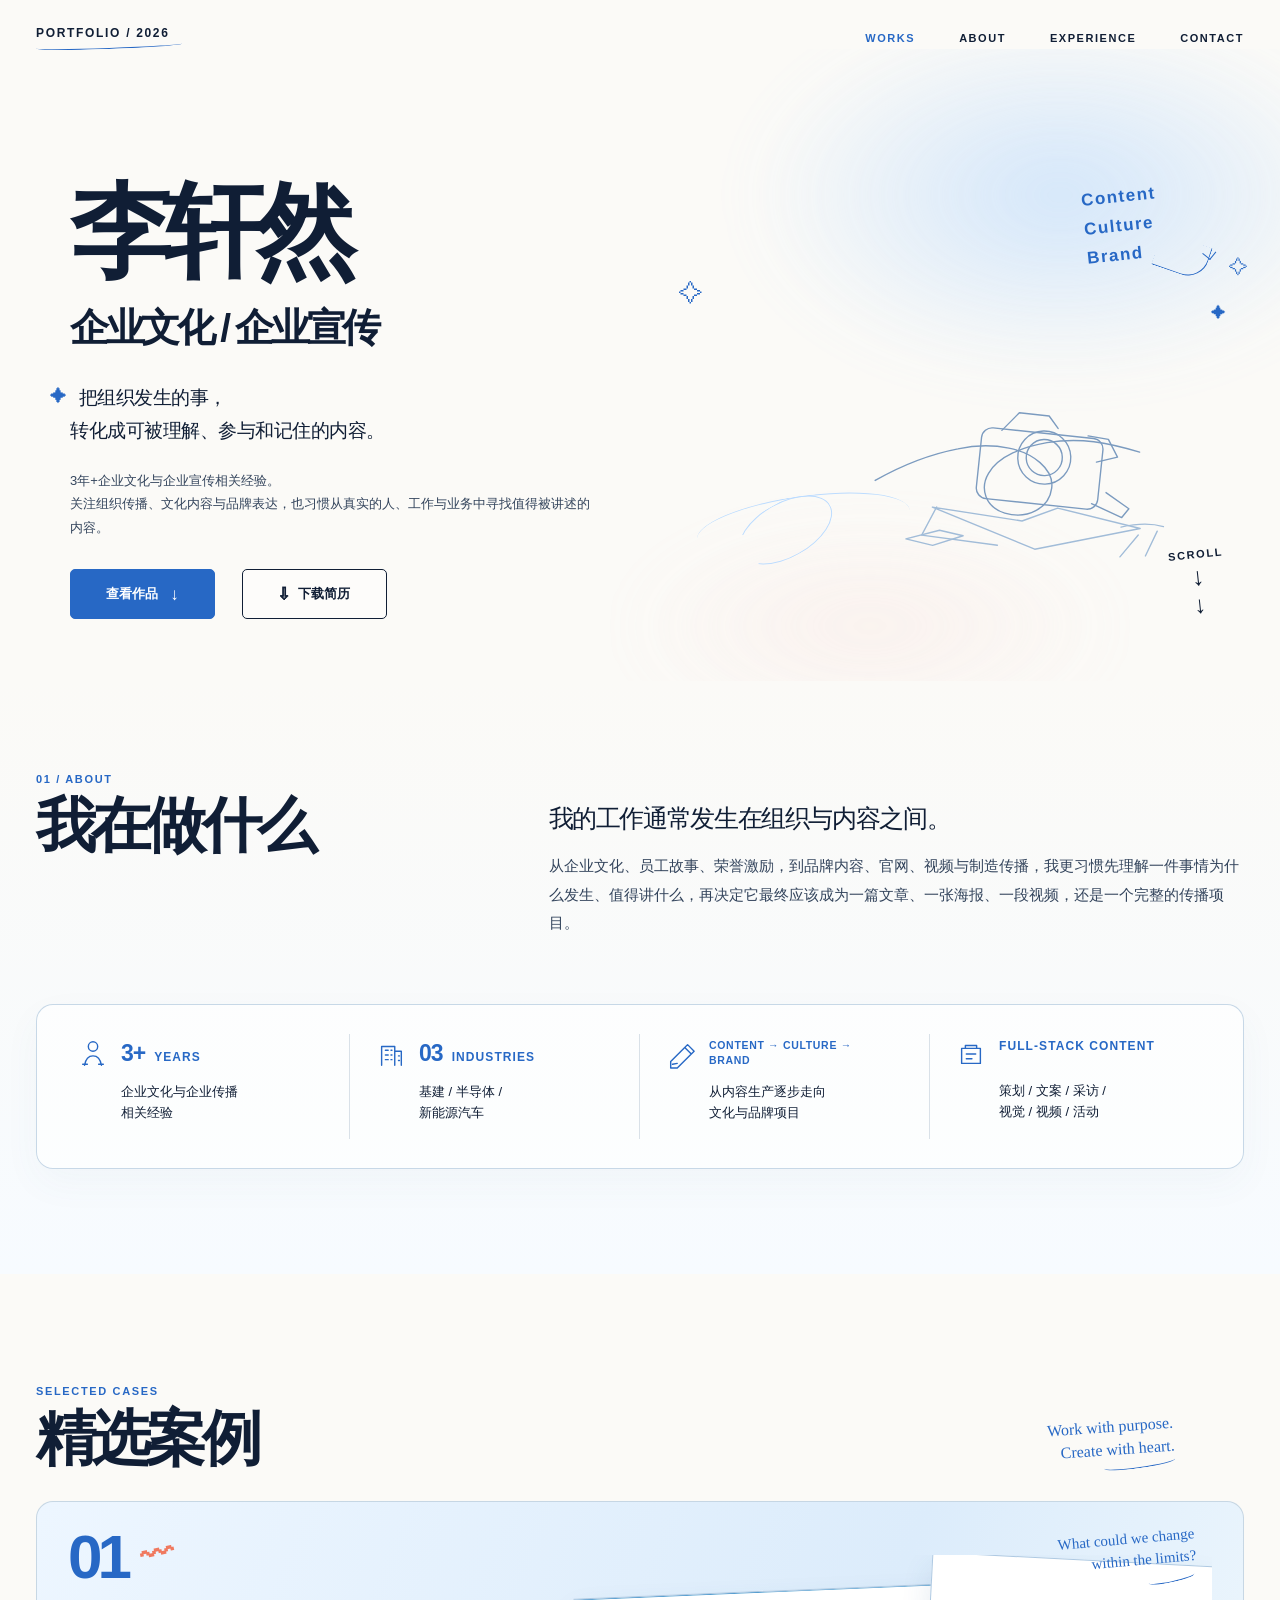
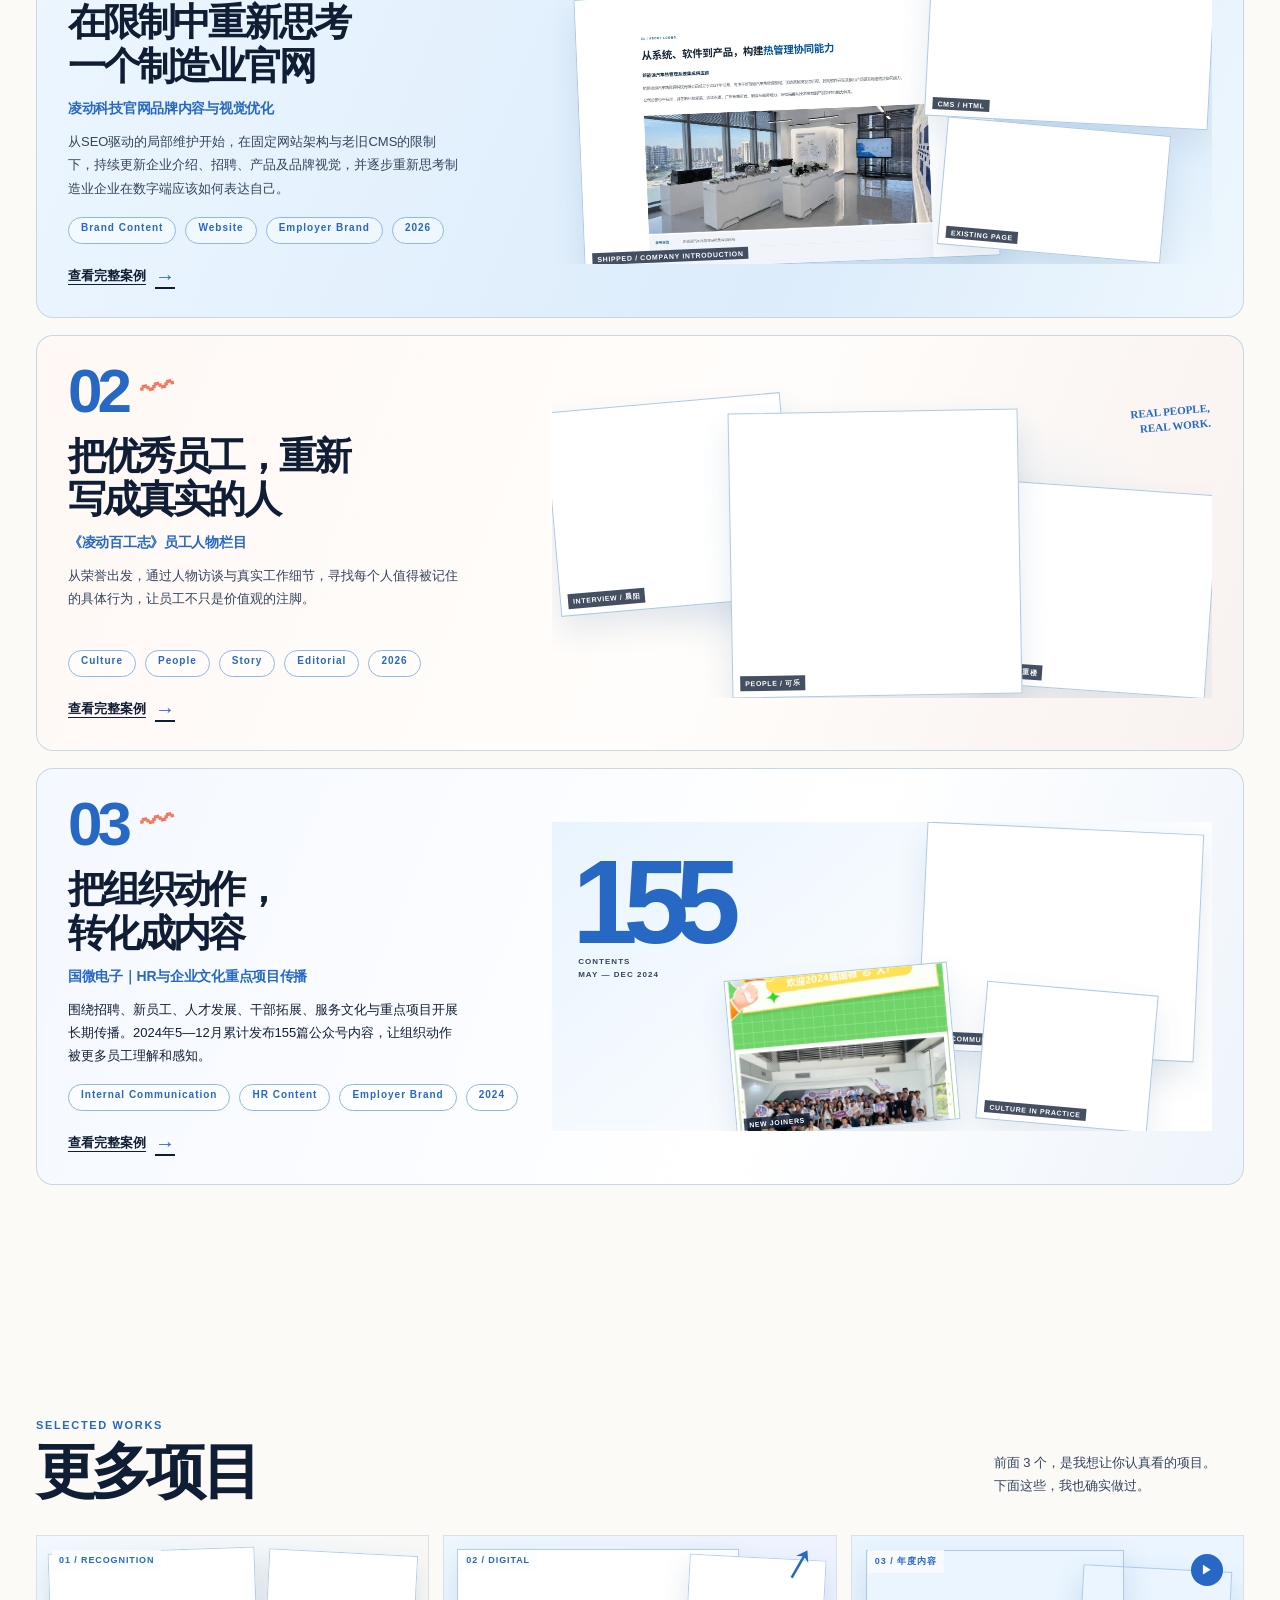
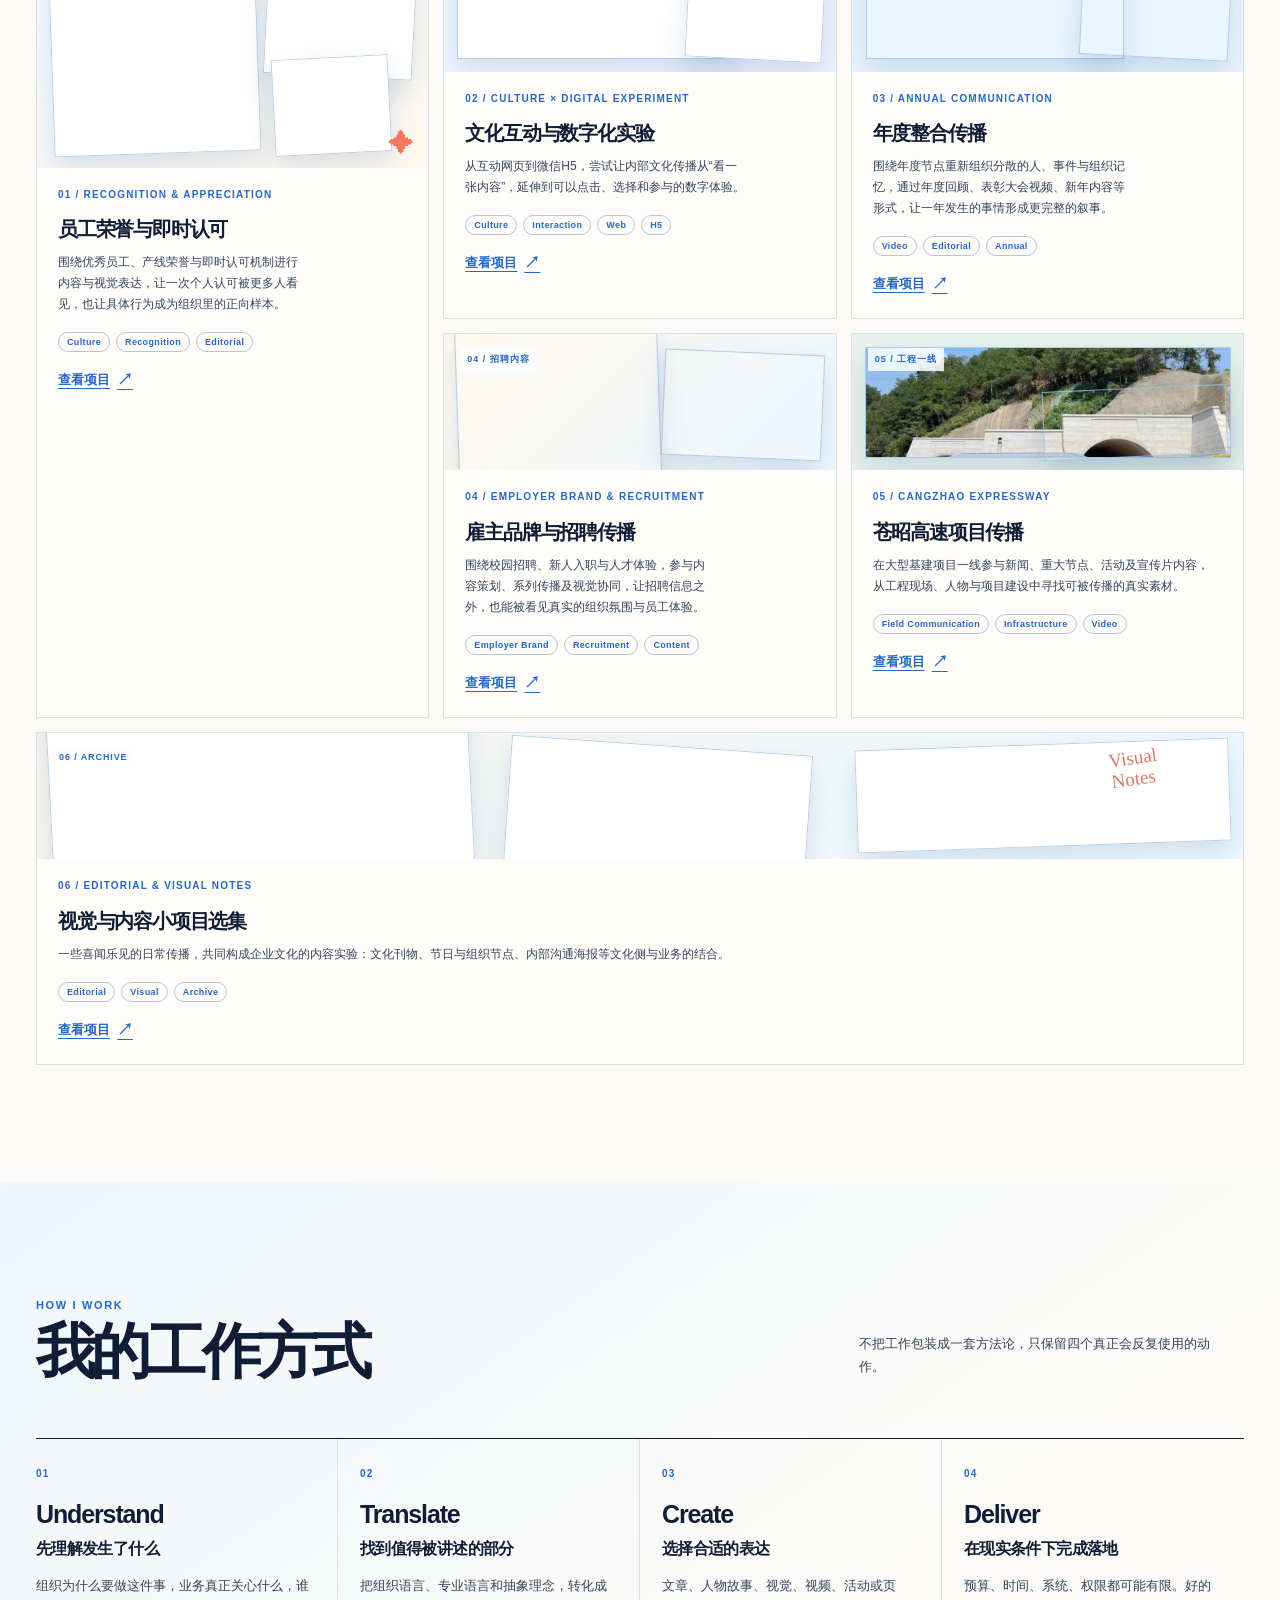
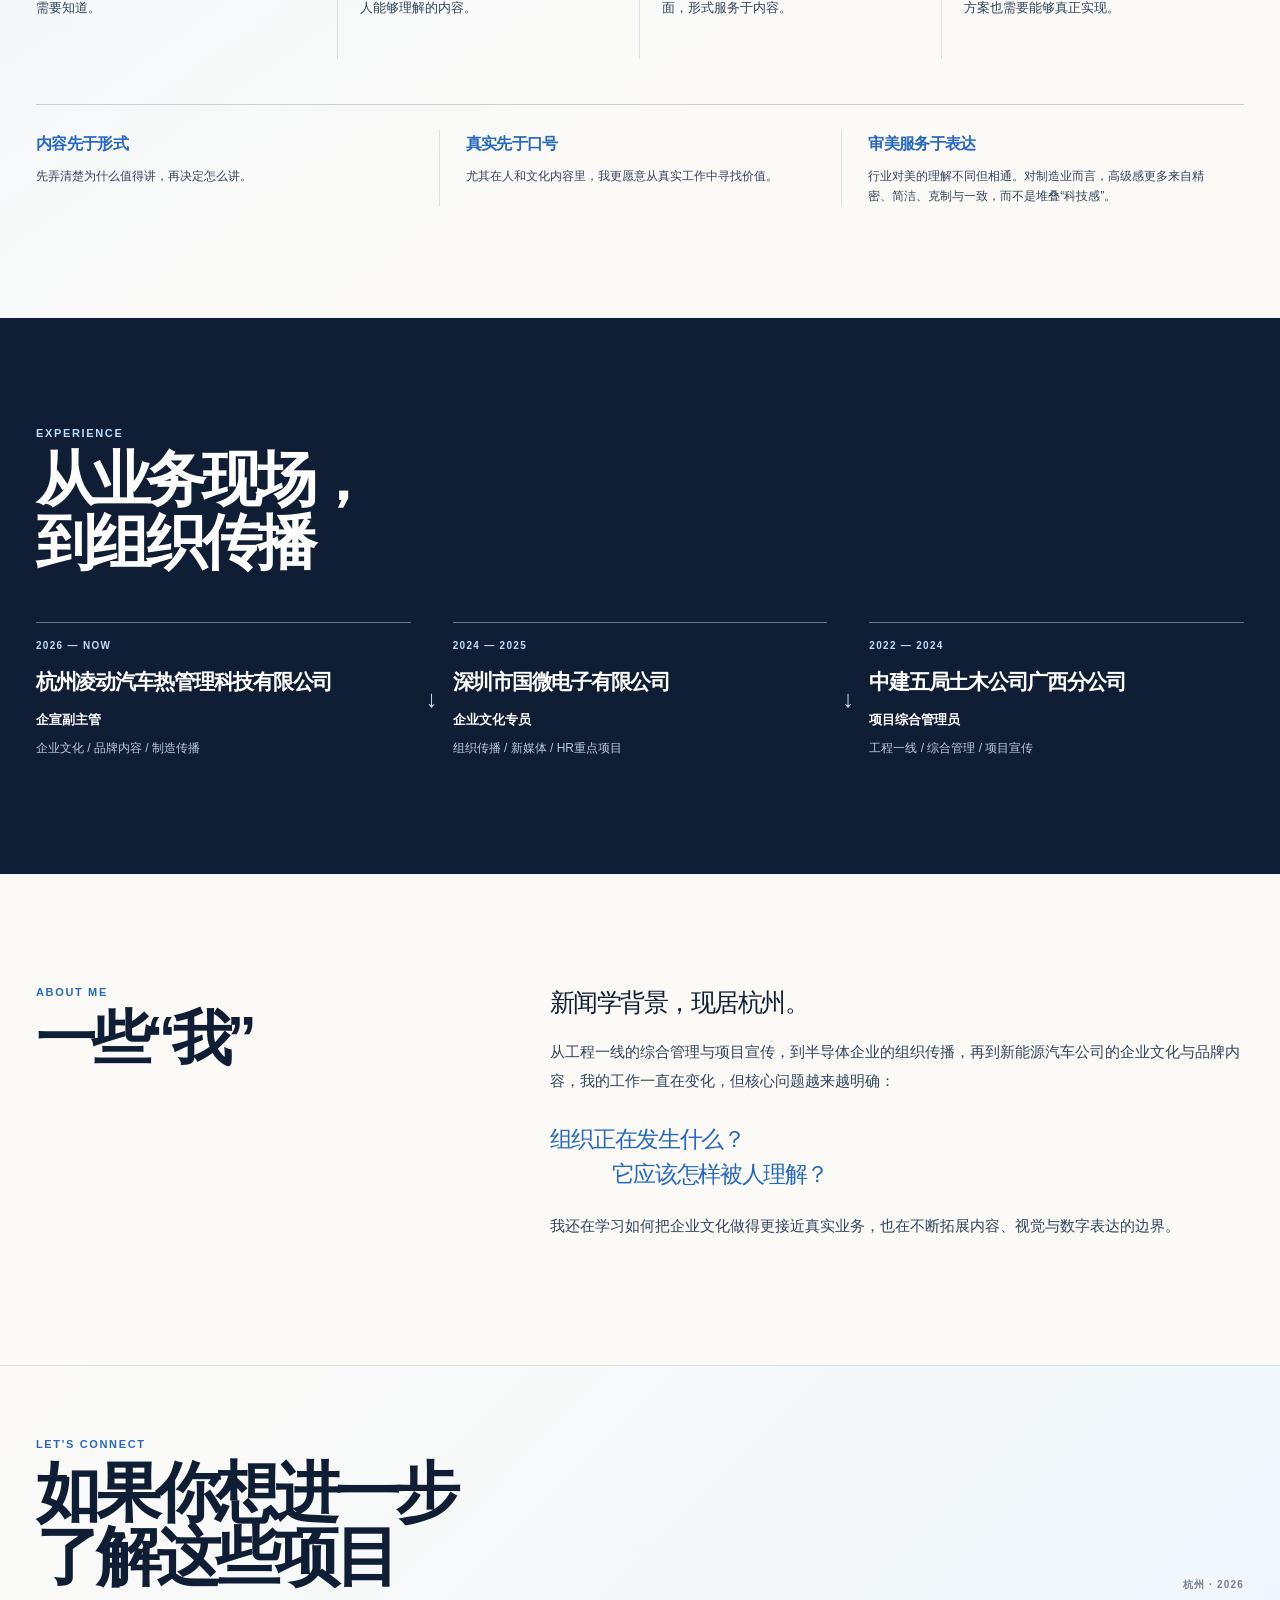
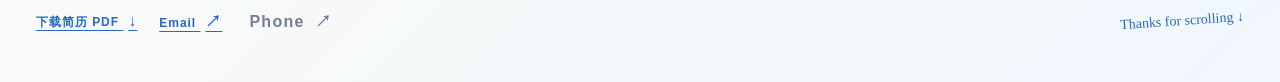
<file: index.html>
<!doctype html>
<html lang="zh-CN">
<head>
  <meta charset="utf-8">
  <meta name="viewport" content="width=device-width, initial-scale=1">
  <meta name="description" content="李轩然｜企业文化 / 企业宣传作品集 Portfolio 2026">
  <title>李轩然｜Portfolio / 2026</title>
  <link rel="stylesheet" href="styles.css">
</head>
<body class="home-v2">
  <header class="topbar">
    <div class="shell nav">
      <a class="nav-brand" href="index.html">PORTFOLIO / 2026</a>
      <nav class="nav-links" aria-label="主导航">
        <a class="active" href="#cases">WORKS</a>
        <a href="#about-me">ABOUT</a>
        <a href="#experience">EXPERIENCE</a>
        <a href="#contact">CONTACT</a>
      </nav>
    </div>
  </header>

  <main>
    <section class="hero hero-v2">
      <div class="hero-haze haze-blue"></div><div class="hero-haze haze-pink"></div>
      <div class="shell">
        <div class="hero-grid">
          <div class="hero-copy reveal">
            <h1 class="hero-name">李轩然</h1>
            <h2 class="hero-role">企业文化 / 企业宣传</h2>
            <p class="hero-lede">把组织发生的事，<br>转化成可被理解、参与和记住的内容。</p>
            <p class="hero-intro">3年+企业文化与企业宣传相关经验。<br>关注组织传播、文化内容与品牌表达，也习惯从真实的人、工作与业务中寻找值得被讲述的内容。</p>
            <div class="hero-actions">
              <a class="button button-primary" href="#cases">查看作品 <span class="button-arrow">↓</span></a>
              <a class="button button-outline" href="李轩然_企业文化企宣简历_正式版.pdf" download><span class="download-icon">⇩</span> 下载简历</a>
            </div>
          </div>
          <div class="hero-art reveal" aria-hidden="true">
            <div class="hero-words">Content<br>Culture<br>Brand</div>
            <span class="star one">✧</span><span class="star two">✧</span><span class="star three">✦</span>
            <div class="scribble-loop"></div>
            <svg class="hero-sketch" viewBox="0 0 360 210" aria-hidden="true">
              <path d="M42 119c23-12 47-22 79-27 16-3 32-3 48 1 22 5 42 21 39 39-3 19-24 29-45 22-18-6-23-24-14-38 10-16 34-24 56-27 32-4 57 2 87 12"/>
              <rect x="145" y="72" width="115" height="67" rx="10" transform="rotate(8 145 72)"/>
              <circle cx="202" cy="103" r="25"/><circle cx="202" cy="103" r="17"/>
              <path d="M163 76l17-16 28 4 8 12M244 84l19 4 8 17-20 4M259 138l21 16-7 8-28-14"/>
              <path d="M95 146l84 16 34-11 77 22-100 16z" class="soft"/>
              <path d="M99 146l-15 26 71 12" class="soft"/>
              <path d="M272 171c16-3 28-3 40 1M288 179l-18 20M306 176l-12 23" class="soft"/>
              <path d="M69 175l32-7 22 6-29 8z" class="soft"/>
            </svg>
            <div class="scroll-note">Scroll<span>↓</span></div>
          </div>
        </div>
      </div>
    </section>

    <section class="section about-section" id="about">
      <div class="shell">
        <div class="about-intro-grid reveal">
          <div><div class="section-kicker">01 / ABOUT</div><h2 class="section-title">我在做什么</h2></div>
          <div class="about-intro-copy"><p class="about-lede">我的工作通常发生在组织与内容之间。</p><p>从企业文化、员工故事、荣誉激励，到品牌内容、官网、视频与制造传播，我更习惯先理解一件事情为什么发生、值得讲什么，再决定它最终应该成为一篇文章、一张海报、一段视频，还是一个完整的传播项目。</p></div>
        </div>
        <div class="about-stats reveal">
          <div class="about-stat"><svg class="stat-icon" viewBox="0 0 32 32"><circle cx="16" cy="8" r="5"/><path d="M7 28c1-6 4-10 9-10s8 4 9 10M10 27H5M27 27h-5"/></svg><div><div class="stat-title"><b>3+</b> YEARS</div><p>企业文化与企业传播<br>相关经验</p></div></div>
          <div class="about-stat"><svg class="stat-icon" viewBox="0 0 32 32"><path d="M6 28V8h14v20M20 13h7v15M10 12h3M10 17h3M10 22h3M16 12h1M16 17h1M16 22h1M24 18h1M24 23h1"/></svg><div><div class="stat-title"><b>03</b> INDUSTRIES</div><p>基建 / 半导体 /<br>新能源汽车</p></div></div>
          <div class="about-stat"><svg class="stat-icon" viewBox="0 0 32 32"><path d="M5 24l15-15 7 7-15 15H5zM20 9l3-3 7 7-3 3M7 27l5-1"/></svg><div><div class="stat-title long">CONTENT → CULTURE →<br>BRAND</div><p>从内容生产逐步走向<br>文化与品牌项目</p></div></div>
          <div class="about-stat"><svg class="stat-icon" viewBox="0 0 32 32"><path d="M6 10h20v16H6zM10 10V7h12v3M11 16h10M11 21h6"/></svg><div><div class="stat-title">FULL-STACK CONTENT</div><p>策划 / 文案 / 采访 /<br>视觉 / 视频 / 活动</p></div></div>
        </div>
      </div>
    </section>

    <section class="section cases-section" id="cases">
      <div class="shell">
        <div class="section-head reveal"><div><div class="section-kicker">SELECTED CASES</div><h2 class="section-title">精选案例</h2></div><div class="hand-note">Work with purpose.<br>Create with heart.</div></div>
        <a class="case-card case-main reveal" href="case-lingdong.html">
          <div class="case-main-grid"><div class="case-copy"><div class="case-number">01</div><h3>在限制中重新思考<br>一个制造业官网</h3><div class="case-subtitle">凌动科技官网品牌内容与视觉优化</div><p>从SEO驱动的局部维护开始，在固定网站架构与老旧CMS的限制下，持续更新企业介绍、招聘、产品及品牌视觉，并逐步重新思考制造业企业在数字端应该如何表达自己。</p><div class="case-tags"><span class="case-tag">Brand Content</span><span class="case-tag">Website</span><span class="case-tag">Employer Brand</span><span class="case-tag">2026</span></div><span class="case-link">查看完整案例 <span>→</span></span></div><div class="case-real-visual home-website-visual"><figure class="home-web-after"><img src="assets/case01/intro-after.webp" alt="凌动企业介绍页更新后页面" loading="eager" decoding="async"><figcaption>SHIPPED / COMPANY INTRODUCTION</figcaption></figure><figure class="home-web-cms"><img src="assets/case01/cms-html-window.webp" alt="凌动官网 CMS HTML 编辑界面" loading="eager" decoding="async"><figcaption>CMS / HTML</figcaption></figure><figure class="home-web-before"><img src="assets/case01/intro-before-page.webp" alt="凌动企业介绍页原页面局部" loading="eager" decoding="async"><figcaption>EXISTING PAGE</figcaption></figure></div></div>
          <span class="case-margin-note">What could we change<br>within the limits?</span>
        </a>
        <a class="case-card case-secondary reveal" href="case-lingdong-people.html">
          <div class="case-secondary-grid"><div class="case-copy"><div class="case-number">02</div><h3>把优秀员工，重新<br>写成真实的人</h3><div class="case-subtitle">《凌动百工志》员工人物栏目</div><p>从荣誉出发，通过人物访谈与真实工作细节，寻找每个人值得被记住的具体行为，让员工不只是价值观的注脚。</p><div class="case-tags"><span class="case-tag">Culture</span><span class="case-tag">People</span><span class="case-tag">Story</span><span class="case-tag">Editorial</span><span class="case-tag">2026</span></div><span class="case-link">查看完整案例 <span>→</span></span></div><div class="case-real-visual home-people-visual"><figure class="home-person-luo"><img src="assets/case02/罗玉国-主视觉.webp" alt="罗玉国《凌动百工志》主视觉" loading="eager" decoding="async"><figcaption>INTERVIEW / 晨阳</figcaption></figure><figure class="home-person-he"><img src="assets/case02/何莎莎-主视觉.webp" alt="何莎莎《凌动百工志》主视觉" loading="eager" decoding="async"><figcaption>PEOPLE / 可乐</figcaption></figure><figure class="home-person-sun"><img src="assets/case02/孙君旭篇_主视觉_清洁版_final.webp" alt="孙君旭《凌动百工志》主视觉" loading="eager" decoding="async"><figcaption>ON SITE / 重楼</figcaption></figure><span class="home-people-label">REAL PEOPLE,<br>REAL WORK.</span></div></div>
        </a>
        <a class="case-card case-third reveal" href="case-guowei.html">
          <div class="case-third-grid"><div class="case-copy"><div class="case-number">03</div><h3>把组织动作，<br>转化成内容</h3><div class="case-subtitle">国微电子｜HR与企业文化重点项目传播</div><p>围绕招聘、新员工、人才发展、干部拓展、服务文化与重点项目开展长期传播。2024年5—12月累计发布155篇公众号内容，让组织动作被更多员工理解和感知。</p><div class="case-tags"><span class="case-tag">Internal Communication</span><span class="case-tag">HR Content</span><span class="case-tag">Employer Brand</span><span class="case-tag">2024</span></div><span class="case-link">查看完整案例 <span>→</span></span></div><div class="case-real-visual home-archive-visual"><div class="home-archive-data"><strong>155</strong><span>CONTENTS<br>MAY — DEC 2024</span></div><figure class="home-archive-live"><img src="assets/case03/live-field.webp" alt="国微干部拓展现场文章预览" loading="eager" decoding="async"><figcaption>LIVE COMMUNICATION</figcaption></figure><figure class="home-archive-welcome"><img src="assets/case03/lifecycle-before-welcome.webp" alt="国微新员工内容文章预览" loading="eager" decoding="async"><figcaption>NEW JOINERS</figcaption></figure><figure class="home-archive-culture"><img src="assets/case03/service-poster-1.webp" alt="国微服务文化系列海报" loading="eager" decoding="async"><figcaption>CULTURE IN PRACTICE</figcaption></figure></div></div>
        </a>
      </div>
    </section>

    <section class="section works-section" id="selected-works">
      <div class="shell"><div class="section-head reveal"><div><div class="section-kicker">SELECTED WORKS</div><h2 class="section-title">更多项目</h2></div><p class="section-side-copy">前面 3 个，是我想让你认真看的项目。<br>下面这些，我也确实做过。</p></div>
        <div class="works-grid works-grid-final reveal">
          <a class="work-item work-recognition" href="work-recognition.html" aria-label="查看项目：员工荣誉与即时认可">
            <div class="work-visual work-real-recognition"><img src="assets/work04/everyday-recognition.webp" alt="为你点赞即时认可视觉" loading="eager" decoding="async"><img src="assets/work04/gewu-award.webp" alt="格物致知专项荣誉视觉" loading="eager" decoding="async"><img src="assets/work04/recognition-note-01.webp" alt="匿名化员工点赞卡" loading="eager" decoding="async"><span>01 / RECOGNITION</span><i>✦</i></div>
            <div class="work-index">01 / RECOGNITION &amp; APPRECIATION</div>
            <h3>员工荣誉与即时认可</h3>
            <p>围绕优秀员工、产线荣誉与即时认可机制进行内容与视觉表达，让一次个人认可被更多人看见，也让具体行为成为组织里的正向样本。</p>
            <div class="work-tags"><span>Culture</span><span>Recognition</span><span>Editorial</span></div>
            <span class="work-link">查看项目 <span aria-hidden="true">↗</span></span>
          </a>
          <a class="work-item work-digital" href="work-culture-digital.html" aria-label="查看项目：文化互动与数字化实验">
            <div class="work-visual work-real-digital"><img src="assets/work02/huaming-map.webp" alt="花名互动网页地图界面" loading="eager" decoding="async"><img src="assets/work02/online-p2.webp" alt="凌动 Online 角色选择界面" loading="eager" decoding="async"><span>02 / DIGITAL</span><i>↗</i></div>
            <div class="work-index">02 / CULTURE × DIGITAL EXPERIMENT</div>
            <h3>文化互动与数字化实验</h3>
            <p>从互动网页到微信H5，尝试让内部文化传播从“看一张内容”，延伸到可以点击、选择和参与的数字体验。</p>
            <div class="work-tags"><span>Culture</span><span>Interaction</span><span>Web</span><span>H5</span></div>
            <span class="work-link">查看项目 <span aria-hidden="true">↗</span></span>
          </a>
          <a class="work-item work-annual" href="work-annual.html" aria-label="查看项目：年度整合传播">
            <div class="work-visual work-real-annual"><img src="assets/annual/annual-moments-poster.webp" alt="2024国微年度瞬间视频画面" loading="eager" decoding="async"><img src="assets/annual/annual-ceremony.webp" alt="年度总结表彰大会视觉" loading="eager" decoding="async"><span>03 / 年度内容</span><i>▶</i></div>
            <div class="work-index">03 / ANNUAL COMMUNICATION</div>
            <h3>年度整合传播</h3>
            <p>围绕年度节点重新组织分散的人、事件与组织记忆，通过年度回顾、表彰大会视频、新年内容等形式，让一年发生的事情形成更完整的叙事。</p>
            <div class="work-tags"><span>Video</span><span>Editorial</span><span>Annual</span></div>
            <span class="work-link">查看项目 <span aria-hidden="true">↗</span></span>
          </a>
          <a class="work-item work-employer" href="work-employer-brand.html" aria-label="查看项目：雇主品牌与招聘传播">
            <div class="work-visual work-real-employer"><img src="assets/employer/guowei-exam.webp" alt="国微校园招聘考试卷视觉" loading="eager" decoding="async"><img src="assets/employer/ldong-recruit-01.webp" alt="凌动招聘推送视觉" loading="eager" decoding="async"><span>04 / 招聘内容</span></div>
            <div class="work-index">04 / EMPLOYER BRAND &amp; RECRUITMENT</div>
            <h3>雇主品牌与招聘传播</h3>
            <p>围绕校园招聘、新人入职与人才体验，参与内容策划、系列传播及视觉协同，让招聘信息之外，也能被看见真实的组织氛围与员工体验。</p>
            <div class="work-tags"><span>Employer Brand</span><span>Recruitment</span><span>Content</span></div>
            <span class="work-link">查看项目 <span aria-hidden="true">↗</span></span>
          </a>
          <a class="work-item work-cangzhao" href="work-cangzhao.html" aria-label="查看项目：苍昭高速项目传播">
            <div class="work-visual work-real-cangzhao"><img src="assets/cangzhao/tunnel-hero.webp" alt="苍昭高速隧道工程现场" loading="eager" decoding="async"><img src="assets/cangzhao/tunnel-10000.webp" alt="苍昭高速隧道万米节点现场" loading="eager" decoding="async"><span>05 / 工程一线</span></div>
            <div class="work-index">05 / CANGZHAO EXPRESSWAY</div>
            <h3>苍昭高速项目传播</h3>
            <p>在大型基建项目一线参与新闻、重大节点、活动及宣传片内容，从工程现场、人物与项目建设中寻找可被传播的真实素材。</p>
            <div class="work-tags"><span>Field Communication</span><span>Infrastructure</span><span>Video</span></div>
            <span class="work-link">查看项目 <span aria-hidden="true">↗</span></span>
          </a>
          <a class="work-item work-notes" href="work-visual-notes.html" aria-label="查看项目：视觉与内容小项目选集">
            <div class="work-visual work-real-notes"><img src="assets/work06/culture-editorial-03.webp" alt="内部文化刊物版式局部" loading="eager" decoding="async"><img src="assets/work06/childrens-day-poster.webp" alt="六一活动海报局部" loading="eager" decoding="async"><img src="assets/work06/dingtalk-screen-01.webp" alt="钉钉开屏视觉局部" loading="eager" decoding="async"><span>06 / ARCHIVE</span><i>Visual<br>Notes</i></div>
            <div class="work-index">06 / EDITORIAL &amp; VISUAL NOTES</div>
            <h3>视觉与内容小项目选集</h3>
            <p>一些喜闻乐见的日常传播，共同构成企业文化的内容实验：文化刊物、节日与组织节点、内部沟通海报等文化侧与业务的结合。</p>
            <div class="work-tags"><span>Editorial</span><span>Visual</span><span>Archive</span></div>
            <span class="work-link">查看项目 <span aria-hidden="true">↗</span></span>
          </a>
        </div>
      </div>
    </section>

    <section class="section process-section" id="how-i-work">
      <div class="shell"><div class="process-header reveal"><div><div class="section-kicker">HOW I WORK</div><h2 class="section-title">我的工作方式</h2></div><p class="process-intro">不把工作包装成一套方法论，只保留四个真正会反复使用的动作。</p></div>
        <div class="process-grid reveal"><div class="process-step"><span>01</span><h3>Understand</h3><strong>先理解发生了什么</strong><p>组织为什么要做这件事，业务真正关心什么，谁需要知道。</p></div><div class="process-step"><span>02</span><h3>Translate</h3><strong>找到值得被讲述的部分</strong><p>把组织语言、专业语言和抽象理念，转化成人能够理解的内容。</p></div><div class="process-step"><span>03</span><h3>Create</h3><strong>选择合适的表达</strong><p>文章、人物故事、视觉、视频、活动或页面，形式服务于内容。</p></div><div class="process-step"><span>04</span><h3>Deliver</h3><strong>在现实条件下完成落地</strong><p>预算、时间、系统、权限都可能有限。好的方案也需要能够真正实现。</p></div></div>
        <div class="principles reveal"><div><b>内容先于形式</b><span>先弄清楚为什么值得讲，再决定怎么讲。</span></div><div><b>真实先于口号</b><span>尤其在人和文化内容里，我更愿意从真实工作中寻找价值。</span></div><div><b>审美服务于表达</b><span>行业对美的理解不同但相通。对制造业而言，高级感更多来自精密、简洁、克制与一致，而不是堆叠“科技感”。</span></div></div>
      </div>
    </section>

    <section class="section experience experience-v2" id="experience">
      <div class="shell"><div class="section-head reveal"><div><div class="section-kicker">EXPERIENCE</div><h2 class="section-title">从业务现场，<br>到组织传播</h2></div></div>
        <div class="experience-line reveal"><div class="experience-item"><div class="experience-date">2026 — NOW</div><h3>杭州凌动汽车热管理科技有限公司</h3><strong>企宣副主管</strong><p>企业文化 / 品牌内容 / 制造传播</p></div><div class="experience-arrow">↓</div><div class="experience-item"><div class="experience-date">2024 — 2025</div><h3>深圳市国微电子有限公司</h3><strong>企业文化专员</strong><p>组织传播 / 新媒体 / HR重点项目</p></div><div class="experience-arrow">↓</div><div class="experience-item"><div class="experience-date">2022 — 2024</div><h3>中建五局土木公司广西分公司</h3><strong>项目综合管理员</strong><p>工程一线 / 综合管理 / 项目宣传</p></div></div>
      </div>
    </section>

    <section class="section about-me-section" id="about-me">
      <div class="shell about-me-grid"><div class="reveal"><div class="section-kicker">ABOUT ME</div><h2 class="section-title">一些“我”</h2></div><div class="about-me-copy reveal"><p class="about-me-lede">新闻学背景，现居杭州。</p><p>从工程一线的综合管理与项目宣传，到半导体企业的组织传播，再到新能源汽车公司的企业文化与品牌内容，我的工作一直在变化，但核心问题越来越明确：</p><div class="question-lines"><span>组织正在发生什么？</span><span>它应该怎样被人理解？</span></div><p>我还在学习如何把企业文化做得更接近真实业务，也在不断拓展内容、视觉与数字表达的边界。</p></div></div>
    </section>
  </main>

  <footer class="footer connect-footer" id="contact"><div class="shell footer-row"><div><div class="section-kicker">LET'S CONNECT</div><h2>如果你想进一步<br>了解这些项目</h2><div class="connect-links"><a href="李轩然_企业文化企宣简历_正式版.pdf" download>下载简历 PDF <span>↓</span></a><a href="mailto:SeanLee1211@163.com">Email <span>↗</span></a><span class="connect-placeholder">Phone <span>↗</span></span></div></div><div class="footer-meta">杭州 · 2026<br><span class="thanks-note">Thanks for scrolling ↓</span></div></div></footer>
  <script src="script.js"></script>
</body>
</html>
</file>
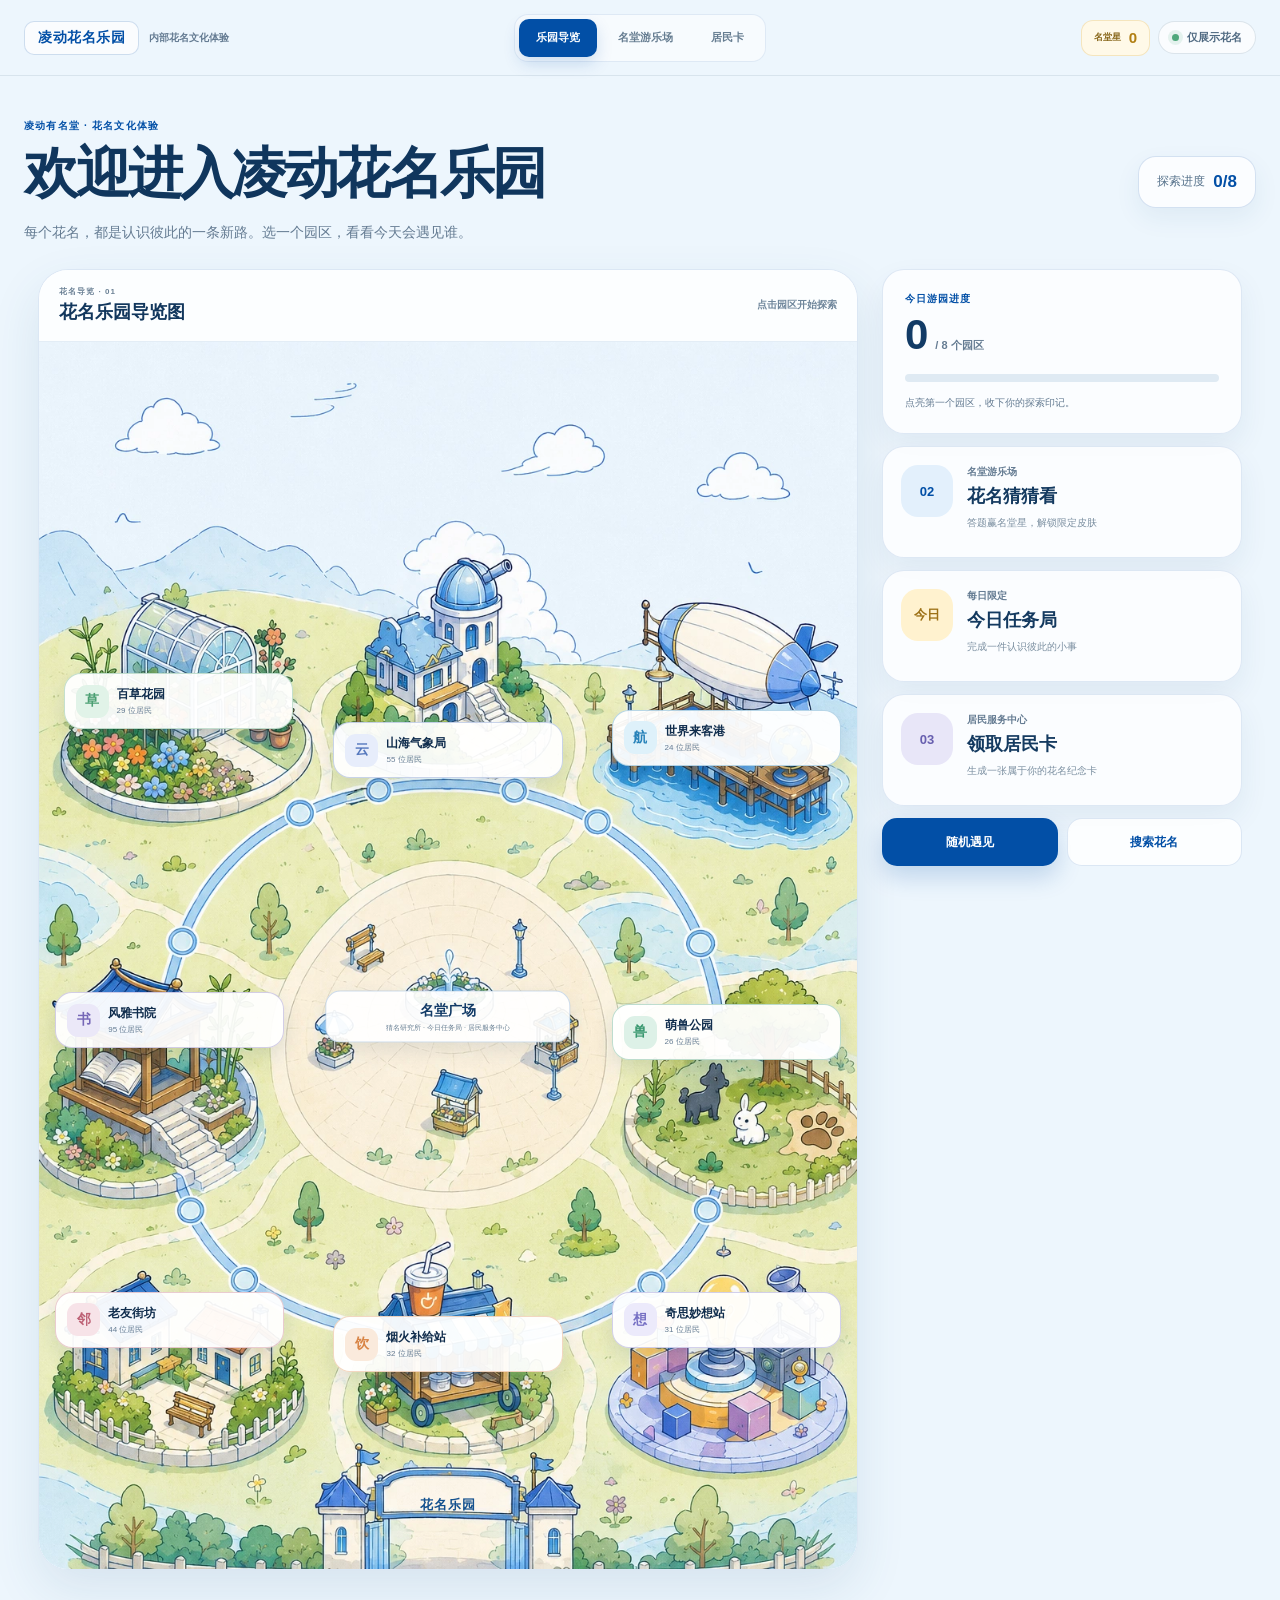
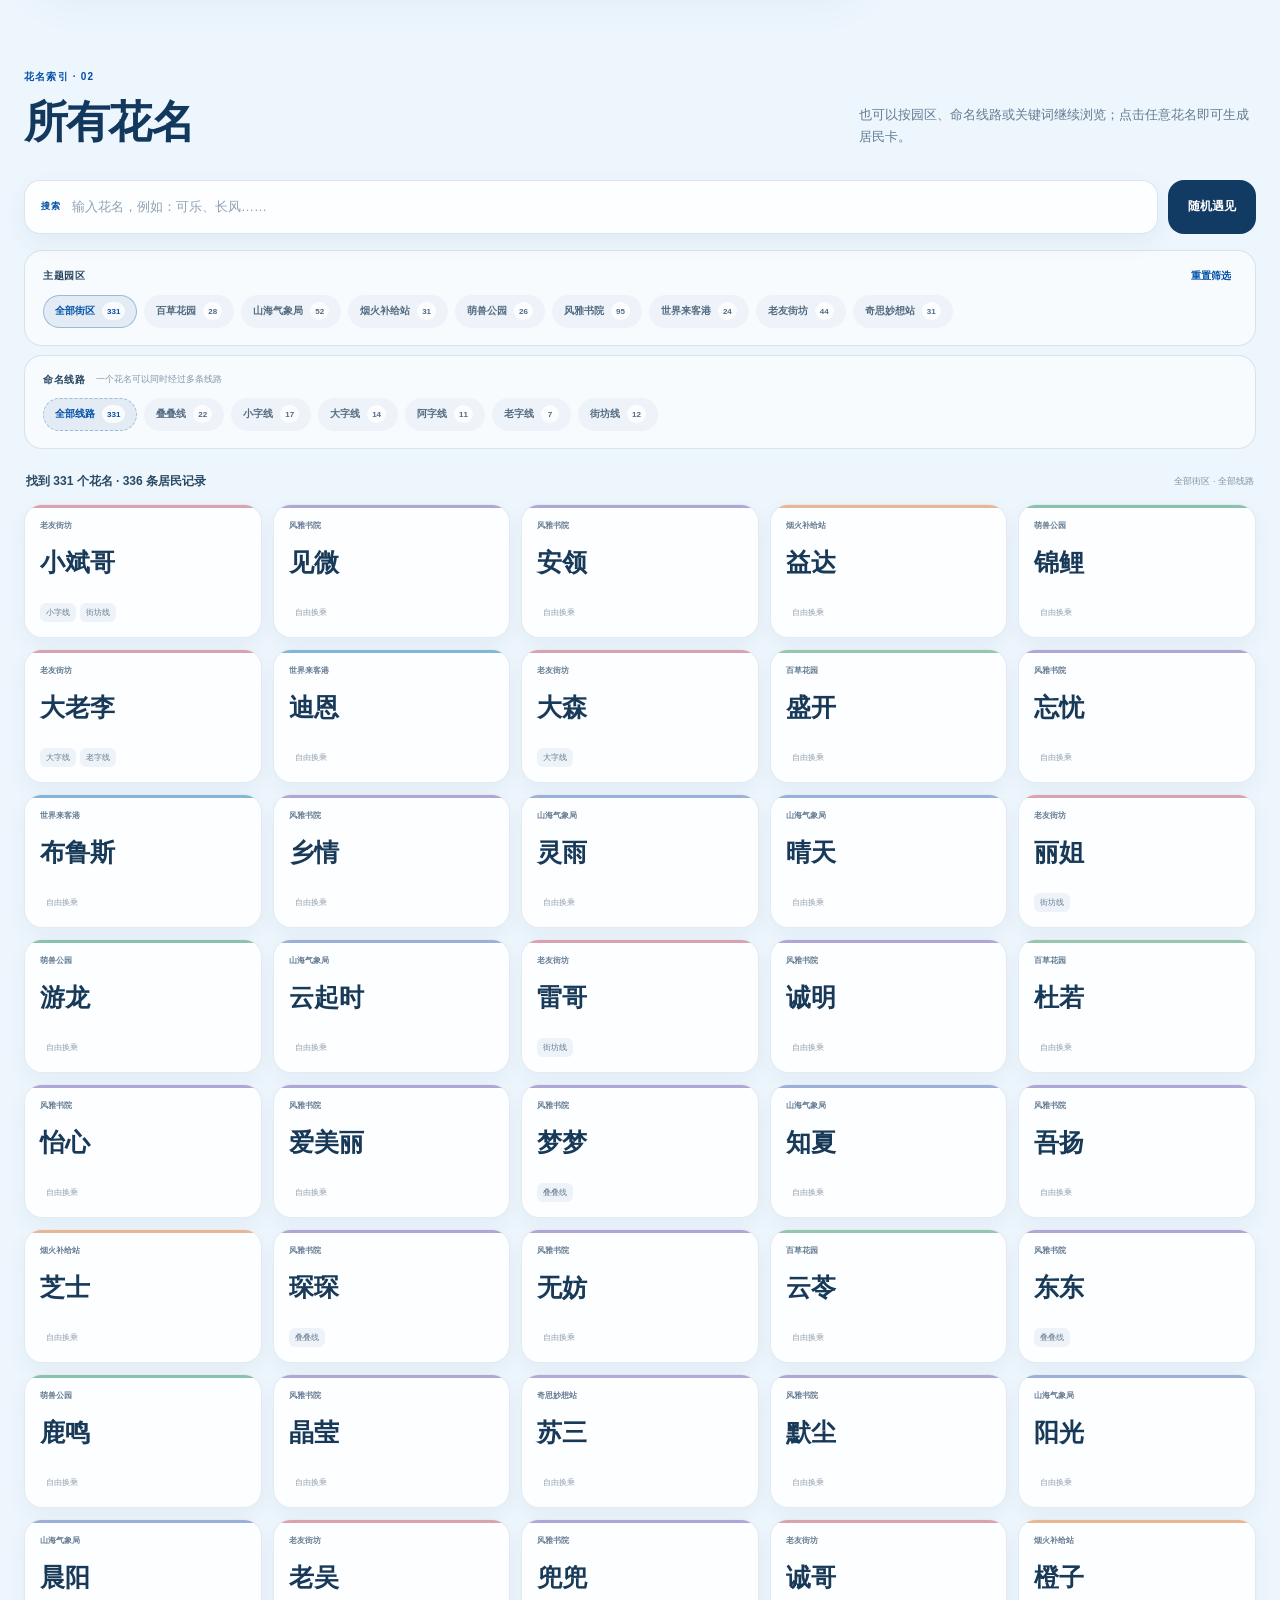
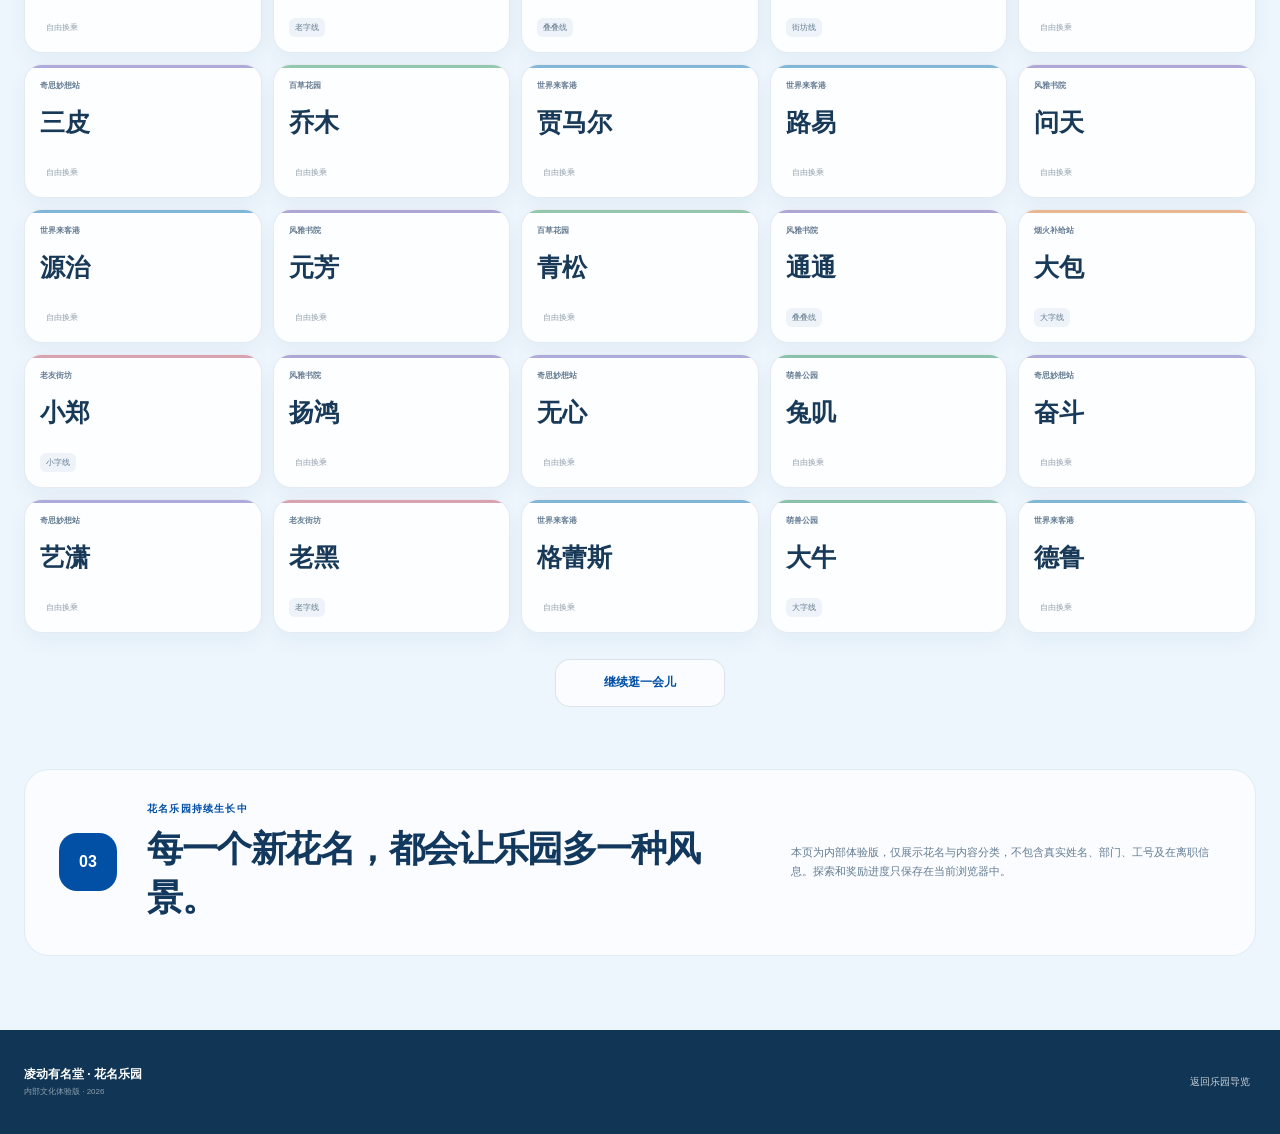
<file: demos/huaming/index.html>
<!doctype html>
<html lang="zh-CN">
  <head>
    <meta charset="UTF-8" />
    <meta name="viewport" content="width=device-width, initial-scale=1, viewport-fit=cover" />
    <meta name="theme-color" content="#edf6fd" />
    <meta name="robots" content="noindex,nofollow,noarchive" />
    <meta name="description" content="凌动科技内部花名乐园互动体验，仅展示花名。" />
    <title>凌动花名乐园｜完整 V2</title>
    <link rel="icon" href="./favicon.svg" />
    <link rel="stylesheet" href="./styles.css" />
    <script src="./nicknames.js" defer></script>
    <script src="./app.js" defer></script>
  </head>
  <body data-active-screen="park" data-park-skin="day">
    <a class="skip-link" href="#mainContent">跳到主要内容</a>

    <header class="topbar" aria-label="页面顶部">
      <div class="topbar-inner">
        <a class="brand" href="#park" data-screen-link="park" aria-label="返回凌动花名乐园">
          <span class="brand-doorplate">凌动花名乐园</span>
          <small>内部花名文化体验</small>
        </a>

        <nav class="desktop-nav" aria-label="主要导航">
          <button class="is-active" type="button" data-screen="park">乐园导览</button>
          <button type="button" data-screen="games">名堂游乐场</button>
          <button type="button" data-screen="resident">居民卡</button>
        </nav>

        <div class="topbar-actions">
          <button class="star-wallet" type="button" data-screen="games" aria-label="查看名堂星奖励">
            <span>名堂星</span><strong id="headerStars">0</strong>
          </button>
          <button class="privacy-pill" id="privacyButton" type="button"><span aria-hidden="true"></span>仅展示花名</button>
        </div>
      </div>
    </header>

    <main id="mainContent">
      <section class="app-screen is-active" id="parkScreen" data-screen-panel="park" aria-labelledby="heroTitle">
        <div class="section-wrap park-home">
          <div class="park-intro">
            <div>
              <p class="eyebrow">凌动有名堂 · 花名文化体验</p>
              <h1 id="heroTitle">欢迎进入凌动花名乐园</h1>
              <p class="hero-lead">每个花名，都是认识彼此的一条新路。选一个园区，看看今天会遇见谁。</p>
            </div>
            <button class="explore-pill" id="exploreProgressButton" type="button" aria-label="查看已探索园区">
              <span>探索进度</span><strong><b id="exploredCount">0</b>/8</strong>
            </button>
          </div>

          <div class="park-layout">
            <div class="map-panel" id="cityMapSection">
              <div class="map-heading">
                <span><small>花名导览 · 01</small><strong>花名乐园导览图</strong></span>
                <span class="map-hint">点击园区开始探索</span>
              </div>
              <div class="city-map" id="cityMap" aria-label="八个花名主题园区">
                <img
                  class="park-map-art"
                  id="parkMapArt"
                  src="./assets/lingdong-nickname-park-map.webp"
                  data-image-asset="map"
                  alt="手绘花名乐园地图，包含花园、气象台、来客港、书院、公园、街坊、补给站和奇思妙想站"
                />
                <div class="district-layer" id="districtLayer"></div>
                <div class="central-hub" aria-label="名堂广场"><strong>名堂广场</strong><span>猜名研究所 · 今日任务局 · 居民服务中心</span></div>
                <div class="park-gate-sign" aria-hidden="true">花名乐园</div>
              </div>
            </div>

            <aside class="park-sidebar" aria-label="乐园快捷入口">
              <article class="side-card progress-card">
                <p class="card-kicker">今日游园进度</p>
                <div class="progress-number"><strong id="sidebarExploredCount">0</strong><span>/ 8 个园区</span></div>
                <div class="progress-track" aria-hidden="true"><span id="exploreProgressBar"></span></div>
                <p id="exploreProgressCopy">点亮第一个园区，收下你的探索印记。</p>
              </article>

              <button class="side-entry game-entry" type="button" data-screen="games">
                <span class="entry-index">02</span>
                <span><small>名堂游乐场</small><strong>花名猜猜看</strong><em>答题赢名堂星，解锁限定皮肤</em></span>
              </button>

              <button class="side-entry task-entry" type="button" data-screen="games" data-game-focus="daily">
                <span class="entry-index">今日</span>
                <span><small>每日限定</small><strong>今日任务局</strong><em>完成一件认识彼此的小事</em></span>
              </button>

              <button class="side-entry resident-entry" type="button" data-screen="resident">
                <span class="entry-index">03</span>
                <span><small>居民服务中心</small><strong>领取居民卡</strong><em>生成一张属于你的花名纪念卡</em></span>
              </button>

              <div class="sidebar-actions">
                <button class="button button-primary" id="randomButton" type="button">随机遇见</button>
                <button class="button button-secondary" id="searchJumpButton" type="button">搜索花名</button>
              </div>
            </aside>
          </div>
        </div>

        <section class="directory section-wrap" id="directory" aria-labelledby="directoryTitle">
          <div class="section-heading">
            <div><p class="eyebrow">花名索引 · 02</p><h2 id="directoryTitle">所有花名</h2></div>
            <p>也可以按园区、命名线路或关键词继续浏览；点击任意花名即可生成居民卡。</p>
          </div>
          <div class="directory-toolbar">
            <label class="search-box" for="nicknameSearch">
              <span class="search-label">搜索</span>
              <input id="nicknameSearch" type="search" autocomplete="off" placeholder="输入花名，例如：可乐、长风……" />
              <button id="clearSearchButton" type="button" aria-label="清空搜索">清空</button>
            </label>
            <button class="surprise-button" id="toolbarRandomButton" type="button">随机遇见</button>
          </div>
          <div class="filter-block" aria-labelledby="districtFilterLabel">
            <div class="filter-label" id="districtFilterLabel"><span>主题园区</span><button id="clearFiltersButton" type="button">重置筛选</button></div>
            <div class="chip-row" id="districtFilters" role="group" aria-label="按园区筛选"></div>
          </div>
          <div class="filter-block route-filter-block" aria-labelledby="routeFilterLabel">
            <div class="filter-label" id="routeFilterLabel"><span>命名线路</span><small>一个花名可以同时经过多条线路</small></div>
            <div class="chip-row route-chips" id="routeFilters" role="group" aria-label="按线路筛选"></div>
          </div>
          <div class="result-bar" aria-live="polite"><p id="resultSummary">正在载入花名……</p><span id="activeFilterSummary">全部园区 · 全部线路</span></div>
          <div class="nickname-grid" id="nicknameGrid"></div>
          <div class="load-more-wrap"><button class="button button-more" id="loadMoreButton" type="button">继续逛一会儿</button></div>
          <div class="empty-state" id="emptyState" hidden>
            <h3>这里暂时没有找到</h3><p>换一个关键词或清空筛选再看看。</p>
            <button class="button button-secondary" id="emptyResetButton" type="button">查看全部花名</button>
          </div>
        </section>

        <section class="city-note section-wrap" aria-labelledby="cityNoteTitle">
          <div class="note-number">03</div>
          <div><p class="eyebrow">花名乐园持续生长中</p><h2 id="cityNoteTitle">每一个新花名，都会让乐园多一种风景。</h2></div>
          <p>本页为内部体验版，仅展示花名与内容分类，不包含真实姓名、部门、工号及在离职信息。探索和奖励进度只保存在当前浏览器中。</p>
        </section>
      </section>

      <section class="app-screen" id="gamesScreen" data-screen-panel="games" aria-labelledby="gamesTitle" hidden>
        <div class="section-wrap feature-page">
          <div class="feature-heading">
            <div><p class="eyebrow">名堂游乐场 · 02</p><h1 id="gamesTitle">今天，来玩点“有名堂”的</h1><p>猜花名、接任务、攒名堂星。每一次互动，都会让乐园多亮一点。</p></div>
            <div class="feature-wallet"><span>我的名堂星</span><strong id="gamesStars">0</strong><small>进度仅保存在当前浏览器</small></div>
          </div>

          <div class="game-layout">
            <article class="game-card guess-game" id="guessGameCard">
              <div class="game-card-head">
                <div><p class="card-kicker">猜名研究所</p><h2>花名猜猜看</h2><p>根据三条线索，从四个花名中找到正确答案。</p></div>
                <div class="round-score"><span>连续答对</span><strong id="guessStreak">0</strong></div>
              </div>

              <div class="clue-board" id="clueBoard" aria-label="本轮线索">
                <span id="guessClueDistrict">正在准备园区线索</span>
                <span id="guessClueLength">正在计算花名字数</span>
                <span id="guessClueRoute">正在寻找命名线路</span>
              </div>

              <div class="guess-prompt"><span id="guessRoundLabel">第 1 题</span><h3>这个花名是谁？</h3></div>
              <div class="guess-options" id="guessOptions" role="group" aria-label="花名选项"></div>
              <div class="guess-feedback" id="guessFeedback" aria-live="polite" hidden>
                <div><strong id="guessFeedbackTitle"></strong><p id="guessFeedbackCopy"></p></div>
                <button class="button button-primary" id="nextGuessButton" type="button">下一题</button>
              </div>
              <p class="game-rule">首次选对 +10 名堂星；答错后再选对 +5 名堂星。</p>
            </article>

            <article class="game-card daily-game" id="dailyTaskCard">
              <div class="daily-date"><span id="dailyMonthDay"></span><small id="dailyWeekday"></small></div>
              <p class="card-kicker">今日任务局</p>
              <h2 id="dailyTaskTitle">今日任务正在派送</h2>
              <p class="daily-description" id="dailyTaskDescription"></p>
              <div class="daily-action" id="dailyTaskAction"></div>
              <div class="daily-reward"><span>完成奖励</span><strong>+15 名堂星</strong></div>
              <button class="button button-primary" id="completeDailyButton" type="button">完成任务并领取</button>
              <p class="daily-status" id="dailyTaskStatus" aria-live="polite"></p>
            </article>
          </div>

          <section class="rewards-section" aria-labelledby="rewardsTitle">
            <div class="rewards-heading">
              <div><p class="eyebrow">乐园奖励所</p><h2 id="rewardsTitle">把名堂星换成限定风景</h2></div>
              <p>奖励达到门槛后会自动解锁，已获得内容会保存在当前浏览器。</p>
            </div>
            <div class="reward-progress">
              <div class="reward-track"><span id="rewardProgressBar"></span><i class="reward-mark mark-30">30</i><i class="reward-mark mark-60">60</i></div>
              <p><strong id="rewardStars">0</strong> / 60 名堂星</p>
            </div>
            <div class="reward-grid">
              <article class="reward-card" id="neonSkinReward">
                <img src="./assets/resident-card-neon.webp" data-image-asset="neon" alt="霓虹梦境全园夜游模式预览" />
                <div><span class="reward-cost">30 名堂星</span><h3>霓虹梦境夜游模式</h3><p>让导览、游乐场与居民卡中心一同进入夜游。</p><button class="button button-secondary reward-action" id="toggleNeonSkinButton" type="button" disabled>尚未解锁</button></div>
              </article>
              <article class="reward-card" id="dreamCardReward">
                <img src="./assets/resident-card-day.webp" data-image-asset="day" alt="限定居民卡预览" />
                <div><span class="reward-cost">60 名堂星</span><h3>星夜限定居民卡</h3><p>生成一张霓虹梦境收藏卡面。</p><button class="button button-secondary reward-action" id="useDreamCardButton" type="button" disabled>尚未解锁</button></div>
              </article>
            </div>
          </section>
        </div>
      </section>

      <section class="app-screen" id="residentScreen" data-screen-panel="resident" aria-labelledby="residentTitle" hidden>
        <div class="section-wrap feature-page resident-page">
          <div class="feature-heading">
            <div><p class="eyebrow">居民服务中心 · 03</p><h1 id="residentTitle">领取你的花名居民卡</h1><p>选择花名与已解锁卡面，生成一张可以长按保存、下载或分享的乐园纪念卡。</p></div>
            <div class="resident-privacy"><strong>只写花名</strong><span>不含真实姓名、部门、工号与人事信息</span></div>
          </div>

          <div class="resident-layout">
            <div class="resident-controls">
              <section class="control-card">
                <p class="control-step">01 · 选择花名</p>
                <label class="resident-search" for="residentSearch">
                  <span>搜索</span><input id="residentSearch" type="search" autocomplete="off" placeholder="输入你的花名" />
                </label>
                <div class="resident-search-results" id="residentSearchResults" aria-live="polite"></div>
                <button class="text-button" id="randomResidentButton" type="button">不知道选什么？随机生成一张</button>
              </section>

              <section class="control-card">
                <p class="control-step">02 · 选择卡面</p>
                <div class="theme-options" role="group" aria-label="居民卡卡面">
                  <button class="theme-option is-active" type="button" data-card-theme="day" aria-pressed="true">
                    <img src="./assets/resident-card-day.webp" data-image-asset="day" alt="白昼乐园卡面" /><span><strong>白昼乐园</strong><small>默认卡面</small></span>
                  </button>
                  <button class="theme-option is-locked" id="dreamThemeOption" type="button" data-card-theme="dream" aria-pressed="false">
                    <img src="./assets/resident-card-neon.webp" data-image-asset="neon" alt="星夜梦境卡面" /><span><strong>星夜梦境</strong><small id="dreamThemeStatus">60 星解锁</small></span>
                  </button>
                </div>
              </section>

              <section class="control-card resident-summary-card">
                <p class="control-step">03 · 保存分享</p>
                <div><span>当前花名</span><strong id="selectedResidentName">尚未选择</strong></div>
                <div><span>所属园区</span><strong id="selectedResidentDistrict">等待花名入园</strong></div>
                <p>卡片只会写入花名、园区与命名线路。</p>
              </section>
            </div>

            <div class="resident-preview-area">
              <div class="resident-card-frame" id="residentCardFrame">
                <img id="passportImage" alt="花名居民卡预览" />
                <canvas id="passportCanvas" width="1080" height="1350" hidden></canvas>
                <div class="resident-empty-preview" id="residentEmptyPreview">
                  <strong>你的花名<br />会在这里亮相</strong><p>先在左侧或上方搜索并选择一个花名。</p>
                </div>
              </div>
              <div class="resident-actions">
                <button class="button button-primary" id="downloadPassportButton" type="button" disabled>保存居民卡</button>
                <button class="button button-secondary" id="sharePassportButton" type="button" disabled>分享给同事</button>
              </div>
              <p class="save-tip">移动端也可以长按卡片图片保存；分享能力取决于当前浏览器。</p>
            </div>
          </div>
        </div>
      </section>
    </main>

    <footer class="footer">
      <p><strong>凌动有名堂 · 花名乐园</strong><span>内部文化体验版 · 2026</span></p><button type="button" data-screen="park">返回乐园导览</button>
    </footer>

    <nav class="mobile-dock" aria-label="移动端快捷导航">
      <button class="is-active" type="button" data-screen="park"><span>01</span>导览</button>
      <button type="button" data-screen="games"><span>02</span>游乐场</button>
      <button type="button" data-screen="resident"><span>03</span>居民卡</button>
    </nav>

    <dialog class="district-dialog" id="districtDialog" aria-labelledby="districtDialogTitle">
      <form method="dialog" class="dialog-close-form"><button class="dialog-close" aria-label="关闭园区名单">关闭</button></form>
      <div class="district-dialog-head">
        <span class="district-dialog-icon" id="districtDialogIcon" aria-hidden="true"></span>
        <div><p class="eyebrow">正在探索</p><h2 id="districtDialogTitle">主题园区</h2><p id="districtDialogCaption"></p></div>
      </div>
      <label class="dialog-search" for="districtDialogSearch"><span>搜索</span><input id="districtDialogSearch" type="search" autocomplete="off" placeholder="在这个园区搜索花名" /></label>
      <p class="district-dialog-summary" id="districtDialogSummary"></p>
      <div class="district-name-list" id="districtNameList"></div>
      <div class="dialog-list-empty" id="dialogListEmpty" hidden>没有找到这个花名，换个关键词试试。</div>
      <button class="button button-primary district-dialog-all" id="viewDistrictButton" type="button">查看园区完整索引</button>
    </dialog>

    <div class="toast" id="toast" role="status" aria-live="polite"></div>
  </body>
</html>
</file>
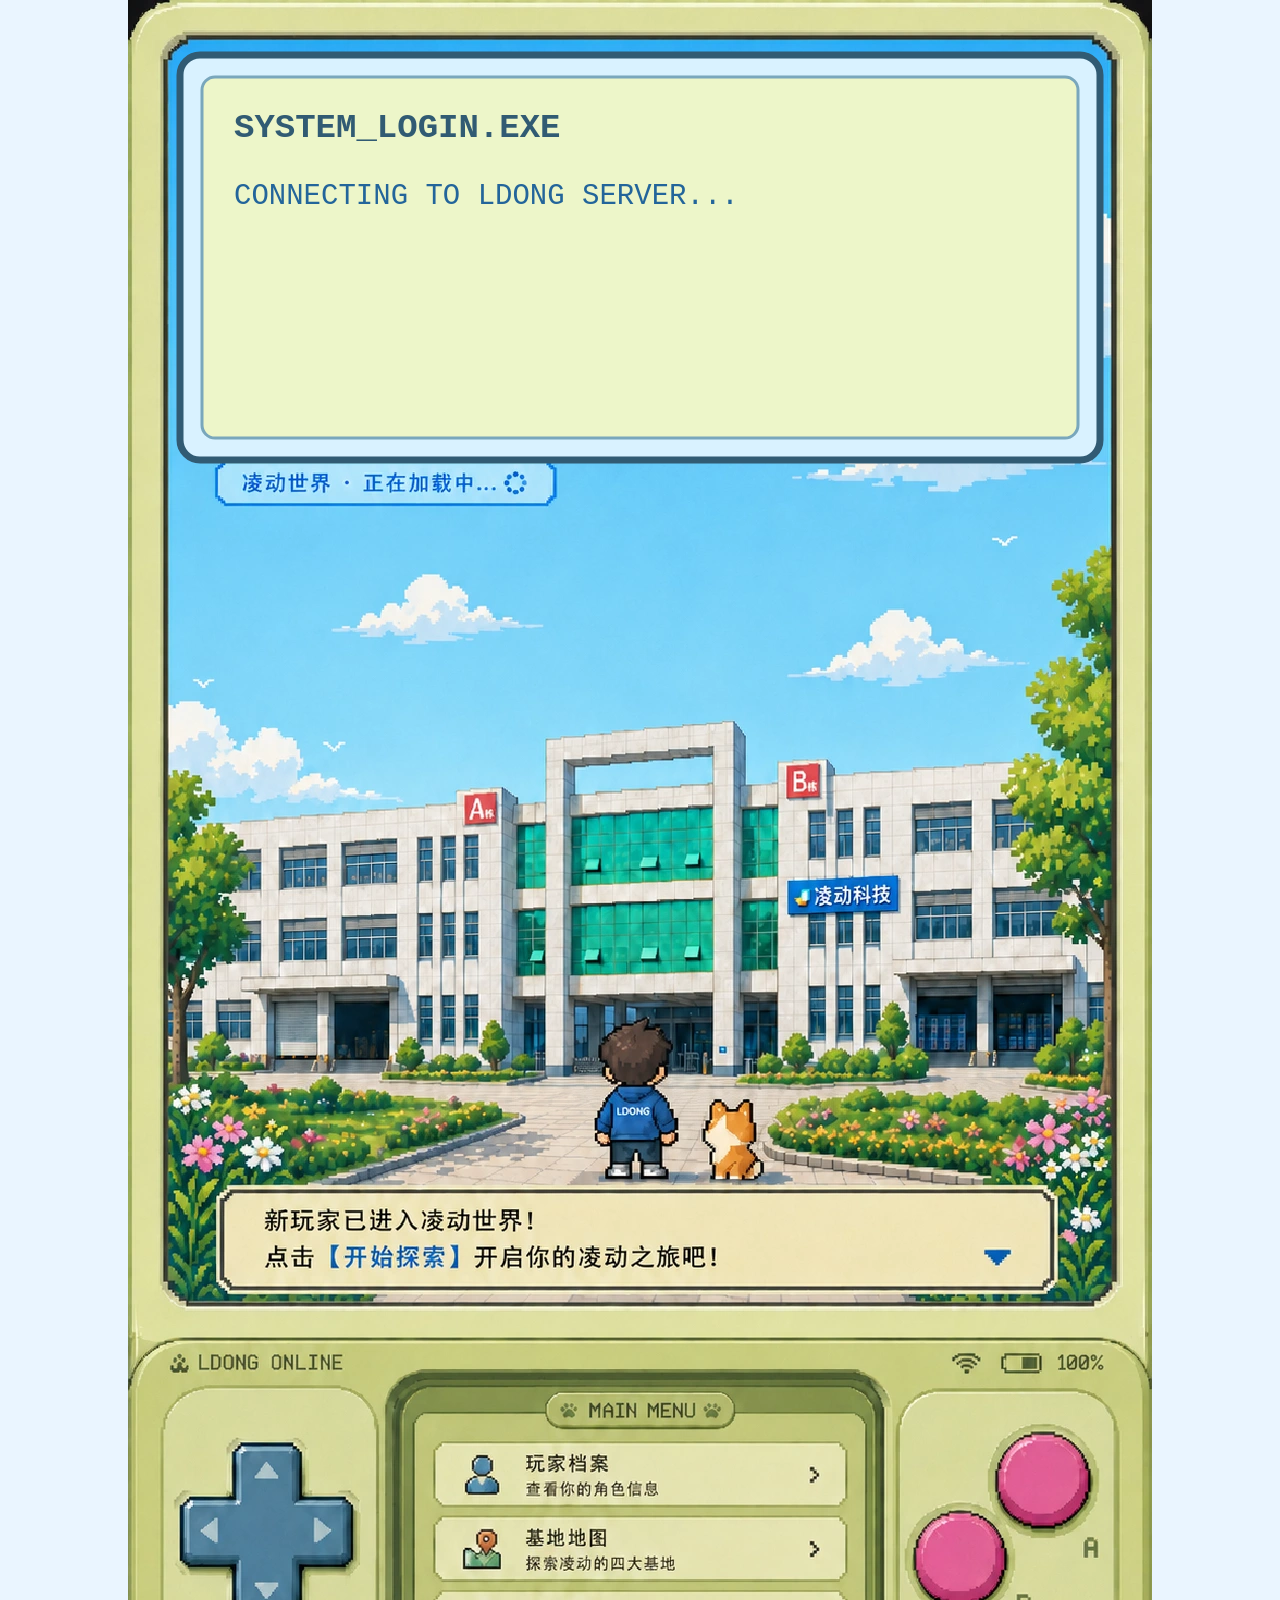
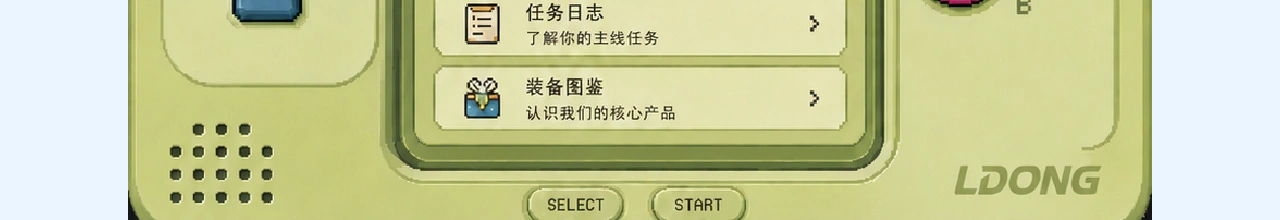
<file: demos/ldong-online/index.html>
<!doctype html>
<html lang="zh-CN">
<head>
<meta charset="utf-8">
<meta name="viewport" content="width=device-width, initial-scale=1">
<title>凌动 Online｜互动预览</title>
<style>html,body{margin:0;background:#eaf5ff;}body{min-height:100vh;display:grid;place-items:start center}.ldong-online-demo{width:min(100%,1024px);overflow:hidden}.ldong-online-demo svg{display:block;width:100%;height:auto}@media (max-width:680px){body{display:block}.ldong-online-demo{width:100%}}</style>
</head>
<body>
<!--
  凌动ONLINE｜P1-P9 微信嵌套正式版 V13
  固定画布：1024 × 1820
  顺序：P1 欢迎 → P2 角色 → P3 花名 → P4 基地 → P5 任务 → P6 装备 → P7 玩家守则 → P8 组队作战 → P9 真正的主线
  P9：使用 P9-A / P9-B 两层大字遮罩；进入即显示第一段，再点击一次显示第二段
  切页：当前层使用独立整页透明命中层，点击后仅收起当前层一次
  兼容：仅使用基础 SVG / SMIL 与现代 href，不依赖脚本或旧式图片引用
  图片：保留现代 href；URL 中的 & 必须写作 &amp;
  防闪屏：每个图片层下方均有同页近似色不透明底板
  图片：P1-P9 原始视觉素材已按原顺序本地化配置
-->
<section class="ldong-online-demo" style="margin:0;padding:0;line-height:0;">
	<svg xmlns="http://www.w3.org/2000/svg" width="100%" viewbox="0 0 1024 1820" preserveaspectratio="xMidYMin meet" xml:space="default" style="display:block;width:100%;max-width:100%;margin:0;padding:0;touch-action:manipulation;">

		<!-- ============================================================
		     P9-B｜真正的主线·共同抵达（最底层）
		     ============================================================ -->
		<svg x="0" y="0" width="1024" height="1820" viewbox="0 0 1024 1820" preserveaspectratio="xMinYMin meet" overflow="hidden">
			<rect x="0" y="0" width="1024" height="1820" fill="#fae7c0" pointer-events="none"></rect>
			<image href="assets/p9.webp" x="0" y="0" width="1024" height="1820" preserveaspectratio="xMidYMid meet" pointer-events="none"></image>

			<!-- 第二段大字：价值观行动与使命 -->
			<rect x="63" y="306" width="898" height="548" rx="18" fill="#fff4d8" fill-opacity=".98" stroke="#1d5ca8" stroke-width="3" pointer-events="none"></rect>
			<text x="112" y="366" font-family="Microsoft YaHei, PingFang SC, sans-serif" font-size="35" font-weight="700" fill="#154f96" pointer-events="none">真正的主线，是我们共同写下的：</text>
			<text x="112" y="425" font-family="Microsoft YaHei, PingFang SC, sans-serif" font-size="32" fill="#244f78" pointer-events="none">从用户出发，在协同中寻找答案；</text>
			<text x="112" y="475" font-family="Microsoft YaHei, PingFang SC, sans-serif" font-size="32" fill="#244f78" pointer-events="none">向目标全力以赴，用品质守住结果，</text>
			<text x="112" y="525" font-family="Microsoft YaHei, PingFang SC, sans-serif" font-size="32" fill="#244f78" pointer-events="none">用创新打开下一关。</text>
			<line x1="112" y1="563" x2="910" y2="563" stroke="#78a9ce" stroke-width="3" stroke-dasharray="12 10" opacity=".72" pointer-events="none"></line>
			<text x="112" y="620" font-family="Microsoft YaHei, PingFang SC, sans-serif" font-size="32" font-weight="700" fill="#194f8d" pointer-events="none">我们想抵达的未来——</text>
			<text x="112" y="680" font-family="Microsoft YaHei, PingFang SC, sans-serif" font-size="38" font-weight="700" fill="#0e55a8" pointer-events="none">用科技创新为新能源事业</text>
			<text x="112" y="735" font-family="Microsoft YaHei, PingFang SC, sans-serif" font-size="38" font-weight="700" fill="#0e55a8" pointer-events="none">提供极致的热系统。</text>
			<text x="112" y="804" font-family="Microsoft YaHei, PingFang SC, sans-serif" font-size="27" font-weight="700" fill="#194f8d" pointer-events="none">凌动ONLINE｜主线仍在继续……</text>

			<!-- 使命行轻微呼吸，场景像素星光循环 -->
			<rect x="94" y="641" width="812" height="118" rx="12" fill="none" stroke="#f2bd32" stroke-width="5" opacity=".10" pointer-events="none">
				<animate attributename="opacity" values=".10;.72;.10" dur="2.2s" begin="0s" repeatcount="indefinite"></animate>
			</rect>
			<g opacity="0" stroke="#fff4a8" stroke-width="7" stroke-linecap="round" pointer-events="none">
				<path d="M282 1040 h24 M294 1028 v24"></path>
				<path d="M770 1090 h24 M782 1078 v24"></path>
				<path d="M170 1320 h22 M181 1309 v22"></path>
				<path d="M842 1390 h22 M853 1379 v22"></path>
				<animate attributename="opacity" values="0;1;.15;1;0" dur="2.2s" begin="0s" repeatcount="indefinite"></animate>
			</g>
		</svg>

		<!-- ============================================================
		     P9-A｜真正的主线·每一个凌动人（点击一次切换至 P9-B）
		     ============================================================ -->
		<svg x="0" y="0" width="1024" height="1820" viewbox="0 0 1024 1820" preserveaspectratio="xMinYMin meet" overflow="hidden">
			<!-- 只覆盖上方文本框，底层 P9 场景保持连续 -->
			<rect x="63" y="306" width="898" height="548" rx="18" fill="#fff4d8" fill-opacity=".99" stroke="#1d5ca8" stroke-width="3" pointer-events="none"></rect>
			<text x="112" y="374" font-family="Microsoft YaHei, PingFang SC, sans-serif" font-size="38" font-weight="700" fill="#154f96" pointer-events="none">这一路，</text>
			<text x="112" y="432" font-family="Microsoft YaHei, PingFang SC, sans-serif" font-size="32" fill="#244f78" pointer-events="none">你选择角色、创建花名、解锁基地，</text>
			<text x="112" y="482" font-family="Microsoft YaHei, PingFang SC, sans-serif" font-size="32" fill="#244f78" pointer-events="none">完成任务、收集装备，也与队友打过BOSS。</text>
			<text x="112" y="555" font-family="Microsoft YaHei, PingFang SC, sans-serif" font-size="34" font-weight="700" fill="#194f8d" pointer-events="none">但让凌动ONLINE持续运转的，</text>
			<text x="112" y="610" font-family="Microsoft YaHei, PingFang SC, sans-serif" font-size="34" fill="#244f78" pointer-events="none">从来不是某一位“满级玩家”——</text>
			<text x="112" y="678" font-family="Microsoft YaHei, PingFang SC, sans-serif" font-size="38" font-weight="700" fill="#0e55a8" pointer-events="none">而是每一个被看见、</text>
			<text x="112" y="733" font-family="Microsoft YaHei, PingFang SC, sans-serif" font-size="38" font-weight="700" fill="#0e55a8" pointer-events="none">彼此补位、共同成长的凌动人。</text>
			<g opacity=".55" pointer-events="none">
				<rect x="663" y="778" width="250" height="48" rx="8" fill="#ffffff" fill-opacity=".34" stroke="#1b5ba0" stroke-width="3"></rect>
				<text x="778" y="810" text-anchor="middle" font-family="Microsoft YaHei, PingFang SC, sans-serif" font-size="21" font-weight="700" fill="#1b5ba0">点击继续主线</text>
				<polygon points="884,798 902,798 893,812" fill="#1b5ba0"></polygon>
				<animate attributename="opacity" values=".45;1;.45" dur="1.45s" begin="0s" repeatcount="indefinite"></animate>
			</g>
			<rect x="0" y="0" width="1024" height="1820" fill="#ffffff" opacity=".001" pointer-events="all" style="pointer-events:all;"></rect>
			<animate attributename="width" begin="click" from="1024" to="0" dur=".01s" fill="freeze" restart="never"></animate>
		</svg>

		<!-- ============================================================
		     P8｜组队作战（三项技能与状态灯依次点亮；点击进入 P9）
		     ============================================================ -->
		<svg x="0" y="0" width="1024" height="1820" viewbox="0 0 1024 1820" preserveaspectratio="xMinYMin meet" overflow="hidden">
			<rect x="0" y="0" width="1024" height="1820" fill="#28a5e8" pointer-events="none"></rect>
			<image href="assets/p8.webp" x="0" y="0" width="1024" height="1820" preserveaspectratio="xMidYMid meet" pointer-events="none"></image>

			<!-- BOSS 血条流光 -->
			<rect x="307" y="309" width="78" height="13" rx="6" fill="#fff6a4" opacity="0" pointer-events="none">
				<animate attributename="x" values="307;540;307" dur="2.8s" begin="0s" repeatcount="indefinite"></animate>
				<animate attributename="opacity" values="0;.78;0" dur="1.4s" begin="0s" repeatcount="indefinite"></animate>
			</rect>

			<!-- 三项技能依次上线 -->
			<g opacity="0" pointer-events="none">
				<animate attributename="opacity" values="0;.96;.96;0;0" keytimes="0;.07;.23;.31;1" dur="6s" begin="0s" repeatcount="indefinite"></animate>
				<rect x="251" y="665" width="116" height="126" rx="14" fill="none" stroke="#fff29a" stroke-width="8"></rect>
				<rect x="80" y="798" width="866" height="174" rx="22" fill="none" stroke="#fff29a" stroke-width="7"></rect>
			</g>
			<g opacity="0" pointer-events="none">
				<animate attributename="opacity" values="0;.96;.96;0;0" keytimes="0;.07;.23;.31;1" dur="6s" begin="2s" repeatcount="indefinite"></animate>
				<rect x="452" y="665" width="116" height="126" rx="14" fill="none" stroke="#dffaff" stroke-width="8"></rect>
				<rect x="80" y="981" width="866" height="174" rx="22" fill="none" stroke="#dffaff" stroke-width="7"></rect>
			</g>
			<g opacity="0" pointer-events="none">
				<animate attributename="opacity" values="0;.96;.96;0;0" keytimes="0;.07;.23;.31;1" dur="6s" begin="4s" repeatcount="indefinite"></animate>
				<rect x="653" y="665" width="116" height="126" rx="14" fill="none" stroke="#fff29a" stroke-width="8"></rect>
				<rect x="80" y="1174" width="866" height="174" rx="22" fill="none" stroke="#fff29a" stroke-width="7"></rect>
			</g>

			<!-- 系统状态四行依次亮起 -->
			<rect x="282" y="1404" width="510" height="39" rx="6" fill="#8bff91" opacity=".03" pointer-events="none">
				<animate attributename="opacity" values=".03;.32;.03" dur="3.2s" begin="0s" repeatcount="indefinite"></animate>
			</rect>
			<rect x="282" y="1450" width="510" height="39" rx="6" fill="#8bff91" opacity=".03" pointer-events="none">
				<animate attributename="opacity" values=".03;.32;.03" dur="3.2s" begin=".55s" repeatcount="indefinite"></animate>
			</rect>
			<rect x="282" y="1496" width="510" height="39" rx="6" fill="#8bff91" opacity=".03" pointer-events="none">
				<animate attributename="opacity" values=".03;.32;.03" dur="3.2s" begin="1.1s" repeatcount="indefinite"></animate>
			</rect>
			<rect x="282" y="1540" width="510" height="39" rx="6" fill="#8bff91" opacity=".03" pointer-events="none">
				<animate attributename="opacity" values=".03;.32;.03" dur="3.2s" begin="1.65s" repeatcount="indefinite"></animate>
			</rect>
			<rect x="150" y="1594" width="724" height="126" rx="22" fill="none" stroke="#fff29a" stroke-width="8" opacity=".12" pointer-events="none">
				<animate attributename="opacity" values=".12;.92;.12" dur="1.3s" begin="0s" repeatcount="indefinite"></animate>
			</rect>

			<rect x="0" y="0" width="1024" height="1820" fill="#ffffff" opacity=".001" pointer-events="all" style="pointer-events:all;"></rect>
			<animate attributename="width" begin="click" from="1024" to="0" dur=".01s" fill="freeze" restart="never"></animate>
		</svg>

		<!-- ============================================================
		     P7｜凌动玩家守则（五项核心属性依次解锁；点击进入 P8）
		     ============================================================ -->
		<svg x="0" y="0" width="1024" height="1820" viewbox="0 0 1024 1820" preserveaspectratio="xMinYMin meet" overflow="hidden">
			<rect x="0" y="0" width="1024" height="1820" fill="#47aee9" pointer-events="none"></rect>
			<image href="assets/p7.webp" x="0" y="0" width="1024" height="1820" preserveaspectratio="xMidYMid meet" pointer-events="none"></image>

			<!-- 四张核心属性卡按顺序解锁 -->
			<rect x="103" y="527" width="402" height="391" rx="24" fill="none" stroke="#fff29a" stroke-width="8" opacity="0" pointer-events="none">
				<animate attributename="opacity" values="0;.95;.95;0;0" keytimes="0;.06;.20;.28;1" dur="7.5s" begin="0s" repeatcount="indefinite"></animate>
			</rect>
			<rect x="521" y="527" width="402" height="391" rx="24" fill="none" stroke="#dffaff" stroke-width="8" opacity="0" pointer-events="none">
				<animate attributename="opacity" values="0;.95;.95;0;0" keytimes="0;.06;.20;.28;1" dur="7.5s" begin="1.5s" repeatcount="indefinite"></animate>
			</rect>
			<rect x="103" y="934" width="402" height="374" rx="24" fill="none" stroke="#dffaff" stroke-width="8" opacity="0" pointer-events="none">
				<animate attributename="opacity" values="0;.95;.95;0;0" keytimes="0;.06;.20;.28;1" dur="7.5s" begin="3s" repeatcount="indefinite"></animate>
			</rect>
			<rect x="521" y="934" width="402" height="374" rx="24" fill="none" stroke="#fff29a" stroke-width="8" opacity="0" pointer-events="none">
				<animate attributename="opacity" values="0;.95;.95;0;0" keytimes="0;.06;.20;.28;1" dur="7.5s" begin="4.5s" repeatcount="indefinite"></animate>
			</rect>

			<!-- 第五项“员工为本”作为 TEAM BONUS 单独点亮 -->
			<rect x="91" y="1344" width="842" height="222" rx="22" fill="none" stroke="#fff29a" stroke-width="9" opacity=".14" pointer-events="none">
				<animate attributename="opacity" values=".14;.96;.14" dur="1.8s" begin="6s" repeatcount="indefinite"></animate>
			</rect>
			<g opacity="0" stroke="#fff4a8" stroke-width="7" stroke-linecap="round" pointer-events="none">
				<path d="M137 1422 h30 M152 1407 v30"></path>
				<path d="M850 1435 h28 M864 1421 v28"></path>
				<path d="M374 1534 h24 M386 1522 v24"></path>
				<animate attributename="opacity" values="0;1;.18;1;0" dur="2.2s" begin=".4s" repeatcount="indefinite"></animate>
			</g>
			<rect x="176" y="1597" width="676" height="92" rx="18" fill="none" stroke="#fff29a" stroke-width="8" opacity=".12" pointer-events="none">
				<animate attributename="opacity" values=".12;.94;.12" dur="1.35s" begin="0s" repeatcount="indefinite"></animate>
			</rect>

			<rect x="0" y="0" width="1024" height="1820" fill="#ffffff" opacity=".001" pointer-events="all" style="pointer-events:all;"></rect>
			<animate attributename="width" begin="click" from="1024" to="0" dur=".01s" fill="freeze" restart="never"></animate>
		</svg>

		<!-- ============================================================
		     P6｜装备图鉴（双扫描线、装备浮光；点击进入 P7）
		     ============================================================ -->
		<svg x="0" y="0" width="1024" height="1820" viewbox="0 0 1024 1820" preserveaspectratio="xMinYMin meet" overflow="hidden">
			<rect x="0" y="0" width="1024" height="1820" fill="#7bc8e7" pointer-events="none"></rect>
			<image href="assets/p6.webp" x="0" y="0" width="1024" height="1820" preserveaspectratio="xMidYMid meet" pointer-events="none"></image>

			<g opacity="0" pointer-events="none">
				<animate attributename="opacity" values="0;.86;.86;0;0" keytimes="0;.06;.18;.25;1" dur="6s" begin="0s" repeatcount="indefinite"></animate>
				<rect x="84" y="606" width="416" height="430" rx="24" fill="none" stroke="#dffaff" stroke-width="8"></rect>
				<animatetransform attributename="transform" type="translate" values="0 0;0 -5;0 0" dur="1.8s" begin="0s" repeatcount="indefinite"></animatetransform>
			</g>
			<g opacity="0" pointer-events="none">
				<animate attributename="opacity" values="0;.86;.86;0;0" keytimes="0;.06;.18;.25;1" dur="6s" begin="1.5s" repeatcount="indefinite"></animate>
				<rect x="525" y="606" width="416" height="430" rx="24" fill="none" stroke="#fff39a" stroke-width="8"></rect>
				<animatetransform attributename="transform" type="translate" values="0 0;0 -5;0 0" dur="1.8s" begin=".3s" repeatcount="indefinite"></animatetransform>
			</g>
			<g opacity="0" pointer-events="none">
				<animate attributename="opacity" values="0;.86;.86;0;0" keytimes="0;.06;.18;.25;1" dur="6s" begin="3s" repeatcount="indefinite"></animate>
				<rect x="84" y="1040" width="416" height="395" rx="24" fill="none" stroke="#fff39a" stroke-width="8"></rect>
				<animatetransform attributename="transform" type="translate" values="0 0;0 -5;0 0" dur="1.8s" begin=".6s" repeatcount="indefinite"></animatetransform>
			</g>
			<g opacity="0" pointer-events="none">
				<animate attributename="opacity" values="0;.86;.86;0;0" keytimes="0;.06;.18;.25;1" dur="6s" begin="4.5s" repeatcount="indefinite"></animate>
				<rect x="525" y="1040" width="416" height="395" rx="24" fill="none" stroke="#dffaff" stroke-width="8"></rect>
				<animatetransform attributename="transform" type="translate" values="0 0;0 -5;0 0" dur="1.8s" begin=".9s" repeatcount="indefinite"></animatetransform>
			</g>
			<rect x="75" y="610" width="874" height="7" rx="3" fill="#dffaff" opacity=".18" pointer-events="none">
				<animate attributename="y" values="610;1430;610" dur="4.8s" begin="0s" repeatcount="indefinite"></animate>
				<animate attributename="opacity" values=".10;.72;.10" dur="2.4s" begin="0s" repeatcount="indefinite"></animate>
			</rect>
			<rect x="215" y="1430" width="594" height="5" rx="2" fill="#fff39a" opacity=".12" pointer-events="none">
				<animate attributename="y" values="1430;610;1430" dur="5.6s" begin=".7s" repeatcount="indefinite"></animate>
				<animate attributename="opacity" values=".08;.58;.08" dur="2.8s" begin=".7s" repeatcount="indefinite"></animate>
			</rect>
			<g opacity="0" stroke="#dffaff" stroke-width="6" stroke-linecap="round" pointer-events="none">
				<path d="M360 535 h24 M372 523 v24"></path>
				<path d="M620 550 h24 M632 538 v24"></path>
				<path d="M300 1505 h22 M311 1494 v22"></path>
				<path d="M708 1515 h22 M719 1504 v22"></path>
				<animate attributename="opacity" values="0;1;.2;1;0" dur="2.0s" begin="0s" repeatcount="indefinite"></animate>
			</g>
			<ellipse cx="515" cy="1716" rx="82" ry="90" fill="none" stroke="#dffaff" stroke-width="9" opacity=".14" pointer-events="none">
				<animate attributename="opacity" values=".14;.92;.14" dur="1.35s" begin="0s" repeatcount="indefinite"></animate>
				<animate attributename="rx" values="76;90;76" dur="1.35s" begin="0s" repeatcount="indefinite"></animate>
			</ellipse>
			<rect x="0" y="0" width="1024" height="1820" fill="#ffffff" opacity=".001" pointer-events="all" style="pointer-events:all;"></rect>
			<animate attributename="width" begin="click" from="1024" to="0" dur=".01s" fill="freeze" restart="never"></animate>
		</svg>

		<!-- ============================================================
		     P5｜今日主线任务（循环遮罩揭示；点击进入 P6）
		     ============================================================ -->
		<svg x="0" y="0" width="1024" height="1820" viewbox="0 0 1024 1820" preserveaspectratio="xMinYMin meet" overflow="hidden">
			<rect x="0" y="0" width="1024" height="1820" fill="#f9eccf" pointer-events="none"></rect>
			<image href="assets/p5.webp" x="0" y="0" width="1024" height="1820" preserveaspectratio="xMidYMid meet" pointer-events="none"></image>
			<rect x="65" y="405" width="894" height="340" rx="25" fill="#073c75" opacity=".26" pointer-events="none">
				<animate attributename="opacity" values=".28;.28;0;0;.28" keytimes="0;.14;.28;.82;1" dur="7.5s" begin="0s" repeatcount="indefinite"></animate>
			</rect>
			<rect x="65" y="755" width="894" height="310" rx="25" fill="#073c75" opacity=".26" pointer-events="none">
				<animate attributename="opacity" values=".28;.28;0;0;.28" keytimes="0;.14;.28;.82;1" dur="7.5s" begin="2.5s" repeatcount="indefinite"></animate>
			</rect>
			<rect x="65" y="1065" width="894" height="295" rx="25" fill="#073c75" opacity=".26" pointer-events="none">
				<animate attributename="opacity" values=".28;.28;0;0;.28" keytimes="0;.14;.28;.82;1" dur="7.5s" begin="5s" repeatcount="indefinite"></animate>
			</rect>
			<rect x="65" y="405" width="894" height="340" rx="25" fill="none" stroke="#fff39a" stroke-width="8" opacity="0" pointer-events="none">
				<animate attributename="opacity" values="0;.88;0;0" keytimes="0;.12;.28;1" dur="7.5s" begin="1.05s" repeatcount="indefinite"></animate>
			</rect>
			<rect x="65" y="755" width="894" height="310" rx="25" fill="none" stroke="#dffaff" stroke-width="8" opacity="0" pointer-events="none">
				<animate attributename="opacity" values="0;.88;0;0" keytimes="0;.12;.28;1" dur="7.5s" begin="3.55s" repeatcount="indefinite"></animate>
			</rect>
			<rect x="65" y="1065" width="894" height="295" rx="25" fill="none" stroke="#fff39a" stroke-width="8" opacity="0" pointer-events="none">
				<animate attributename="opacity" values="0;.88;0;0" keytimes="0;.12;.28;1" dur="7.5s" begin="6.05s" repeatcount="indefinite"></animate>
			</rect>
			<rect x="72" y="405" width="880" height="9" rx="4" fill="#dffaff" opacity=".12" pointer-events="none">
				<animate attributename="y" values="405;1350;405" dur="5.5s" begin="0s" repeatcount="indefinite"></animate>
				<animate attributename="opacity" values=".08;.62;.08" dur="2.75s" begin="0s" repeatcount="indefinite"></animate>
			</rect>
			<g opacity="0" stroke="#fff39a" stroke-width="7" stroke-linecap="round" pointer-events="none">
				<path d="M280 1515 h28 M294 1501 v28"></path>
				<path d="M365 1560 h24 M377 1548 v24"></path>
				<path d="M720 1540 h24 M732 1528 v24"></path>
				<animate attributename="opacity" values="0;1;.2;1;0" dur="2.1s" begin="0s" repeatcount="indefinite"></animate>
			</g>
			<rect x="268" y="1662" width="488" height="128" rx="24" fill="none" stroke="#fff39a" stroke-width="8" opacity=".12" pointer-events="none">
				<animate attributename="opacity" values=".12;.9;.12" dur="1.3s" begin="0s" repeatcount="indefinite"></animate>
			</rect>
			<rect x="0" y="0" width="1024" height="1820" fill="#ffffff" opacity=".001" pointer-events="all" style="pointer-events:all;"></rect>
			<animate attributename="width" begin="click" from="1024" to="0" dur=".01s" fill="freeze" restart="never"></animate>
		</svg>

		<!-- ============================================================
		     P4｜解锁基地地图（四基地循环上线；点击进入 P5）
		     ============================================================ -->
		<svg x="0" y="0" width="1024" height="1820" viewbox="0 0 1024 1820" preserveaspectratio="xMinYMin meet" overflow="hidden">
			<rect x="0" y="0" width="1024" height="1820" fill="#62bfd0" pointer-events="none"></rect>
			<image href="assets/p4.webp" x="0" y="0" width="1024" height="1820" preserveaspectratio="xMidYMid meet" pointer-events="none"></image>
			<rect x="58" y="485" width="442" height="405" rx="32" fill="none" stroke="#fff39a" stroke-width="8" opacity="0" pointer-events="none">
				<animate attributename="opacity" values="0;.9;.9;0;0" keytimes="0;.06;.18;.25;1" dur="6s" begin="0s" repeatcount="indefinite"></animate>
			</rect>
			<rect x="520" y="515" width="452" height="405" rx="32" fill="none" stroke="#dffaff" stroke-width="8" opacity="0" pointer-events="none">
				<animate attributename="opacity" values="0;.9;.9;0;0" keytimes="0;.06;.18;.25;1" dur="6s" begin="1.5s" repeatcount="indefinite"></animate>
			</rect>
			<rect x="58" y="940" width="442" height="402" rx="32" fill="none" stroke="#dffaff" stroke-width="8" opacity="0" pointer-events="none">
				<animate attributename="opacity" values="0;.9;.9;0;0" keytimes="0;.06;.18;.25;1" dur="6s" begin="3s" repeatcount="indefinite"></animate>
			</rect>
			<rect x="520" y="950" width="452" height="410" rx="32" fill="none" stroke="#fff39a" stroke-width="8" opacity="0" pointer-events="none">
				<animate attributename="opacity" values="0;.9;.9;0;0" keytimes="0;.06;.18;.25;1" dur="6s" begin="4.5s" repeatcount="indefinite"></animate>
			</rect>
			<g fill="none" stroke="#fff39a" stroke-width="6" opacity=".18" pointer-events="none">
				<circle cx="416" cy="804" r="18"></circle>
				<circle cx="498" cy="956" r="18"></circle>
				<circle cx="415" cy="1286" r="18"></circle>
				<circle cx="566" cy="1298" r="18"></circle>
				<animate attributename="opacity" values=".18;.96;.18" dur="1.5s" begin="0s" repeatcount="indefinite"></animate>
				<animate attributename="stroke-width" values="4;9;4" dur="1.5s" begin="0s" repeatcount="indefinite"></animate>
			</g>
			<rect x="313" y="1662" width="410" height="128" rx="24" fill="none" stroke="#fff39a" stroke-width="8" opacity=".12" pointer-events="none">
				<animate attributename="opacity" values=".12;.92;.12" dur="1.3s" begin="0s" repeatcount="indefinite"></animate>
			</rect>
			<rect x="0" y="0" width="1024" height="1820" fill="#ffffff" opacity=".001" pointer-events="all" style="pointer-events:all;"></rect>
			<animate attributename="width" begin="click" from="1024" to="0" dur=".01s" fill="freeze" restart="never"></animate>
		</svg>

		<!-- ============================================================
		     P3｜花名系统上线（系统更新依次扫描；点击进入 P4）
		     ============================================================ -->
		<svg x="0" y="0" width="1024" height="1820" viewbox="0 0 1024 1820" preserveaspectratio="xMinYMin meet" overflow="hidden">
			<rect x="0" y="0" width="1024" height="1820" fill="#69c9ef" pointer-events="none"></rect>
			<image href="assets/p3.webp" x="0" y="0" width="1024" height="1820" preserveaspectratio="xMidYMid meet" pointer-events="none"></image>

			<!-- CREATE PLAYER ID 输入光标与连接状态 -->
			<rect x="418" y="648" width="5" height="36" fill="#194f8d" opacity=".18" pointer-events="none">
				<animate attributename="opacity" values=".18;1;.18" dur=".9s" begin="0s" repeatcount="indefinite"></animate>
			</rect>
			<rect x="365" y="576" width="302" height="151" rx="12" fill="none" stroke="#fff29a" stroke-width="7" opacity=".10" pointer-events="none">
				<animate attributename="opacity" values=".10;.88;.10" dur="1.6s" begin="0s" repeatcount="indefinite"></animate>
			</rect>
			<rect x="393" y="737" width="252" height="40" rx="8" fill="#8bff91" opacity=".02" pointer-events="none">
				<animate attributename="opacity" values=".02;.34;.02" dur="1.8s" begin=".45s" repeatcount="indefinite"></animate>
			</rect>

			<!-- SYSTEM UPDATE 三项依次上线 -->
			<rect x="173" y="1088" width="676" height="88" rx="16" fill="none" stroke="#dffaff" stroke-width="7" opacity="0" pointer-events="none">
				<animate attributename="opacity" values="0;.92;.92;0;0" keytimes="0;.07;.24;.32;1" dur="5.4s" begin="0s" repeatcount="indefinite"></animate>
			</rect>
			<rect x="173" y="1190" width="676" height="88" rx="16" fill="none" stroke="#fff29a" stroke-width="7" opacity="0" pointer-events="none">
				<animate attributename="opacity" values="0;.92;.92;0;0" keytimes="0;.07;.24;.32;1" dur="5.4s" begin="1.8s" repeatcount="indefinite"></animate>
			</rect>
			<rect x="173" y="1290" width="676" height="88" rx="16" fill="none" stroke="#91ed9a" stroke-width="7" opacity="0" pointer-events="none">
				<animate attributename="opacity" values="0;.92;.92;0;0" keytimes="0;.07;.24;.32;1" dur="5.4s" begin="3.6s" repeatcount="indefinite"></animate>
			</rect>
			<rect x="275" y="1564" width="474" height="126" rx="22" fill="none" stroke="#fff29a" stroke-width="8" opacity=".12" pointer-events="none">
				<animate attributename="opacity" values=".12;.94;.12" dur="1.35s" begin="0s" repeatcount="indefinite"></animate>
			</rect>
			<g opacity="0" stroke="#fff4a8" stroke-width="7" stroke-linecap="round" pointer-events="none">
				<path d="M384 485 h24 M396 473 v24"></path>
				<path d="M646 508 h24 M658 496 v24"></path>
				<path d="M700 670 h22 M711 659 v22"></path>
				<animate attributename="opacity" values="0;1;.15;1;0" dur="2.1s" begin="0s" repeatcount="indefinite"></animate>
			</g>

			<rect x="0" y="0" width="1024" height="1820" fill="#ffffff" opacity=".001" pointer-events="all" style="pointer-events:all;"></rect>
			<animate attributename="width" begin="click" from="1024" to="0" dur=".01s" fill="freeze" restart="never"></animate>
		</svg>

		<!-- ============================================================
		     P2｜选择你的角色（六卡黄色呼吸光标；点击进入 P3）
		     ============================================================ -->
		<svg x="0" y="0" width="1024" height="1820" viewbox="0 0 1024 1820" preserveaspectratio="xMinYMin meet" overflow="hidden">
			<rect x="0" y="0" width="1024" height="1820" fill="#fefde7" pointer-events="none"></rect>
			<image href="assets/p2.webp" x="0" y="0" width="1024" height="1820" preserveaspectratio="xMidYMid meet" pointer-events="none"></image>
			<g opacity="0" pointer-events="none">
				<animate attributename="opacity" values="0;.95;.95;0;0" keytimes="0;.05;.13;.18;1" dur="5.4s" begin="0s" repeatcount="indefinite"></animate>
				<animatetransform attributename="transform" type="translate" values="0 0;0 -5;0 0" dur="1.7s" begin="0s" repeatcount="indefinite"></animatetransform>
				<rect x="52" y="495" width="445" height="318" rx="20" fill="none" stroke="#fff4a8" stroke-width="9"></rect>
			</g>
			<g opacity="0" pointer-events="none">
				<animate attributename="opacity" values="0;.95;.95;0;0" keytimes="0;.05;.13;.18;1" dur="5.4s" begin=".9s" repeatcount="indefinite"></animate>
				<animatetransform attributename="transform" type="translate" values="0 0;0 -5;0 0" dur="1.7s" begin=".2s" repeatcount="indefinite"></animatetransform>
				<rect x="525" y="495" width="445" height="318" rx="20" fill="none" stroke="#fff4a8" stroke-width="9"></rect>
			</g>
			<g opacity="0" pointer-events="none">
				<animate attributename="opacity" values="0;.95;.95;0;0" keytimes="0;.05;.13;.18;1" dur="5.4s" begin="1.8s" repeatcount="indefinite"></animate>
				<animatetransform attributename="transform" type="translate" values="0 0;0 -5;0 0" dur="1.7s" begin=".4s" repeatcount="indefinite"></animatetransform>
				<rect x="52" y="825" width="445" height="318" rx="20" fill="none" stroke="#fff4a8" stroke-width="9"></rect>
			</g>
			<g opacity="0" pointer-events="none">
				<animate attributename="opacity" values="0;.95;.95;0;0" keytimes="0;.05;.13;.18;1" dur="5.4s" begin="2.7s" repeatcount="indefinite"></animate>
				<animatetransform attributename="transform" type="translate" values="0 0;0 -5;0 0" dur="1.7s" begin=".6s" repeatcount="indefinite"></animatetransform>
				<rect x="525" y="825" width="445" height="318" rx="20" fill="none" stroke="#fff4a8" stroke-width="9"></rect>
			</g>
			<g opacity="0" pointer-events="none">
				<animate attributename="opacity" values="0;.95;.95;0;0" keytimes="0;.05;.13;.18;1" dur="5.4s" begin="3.6s" repeatcount="indefinite"></animate>
				<animatetransform attributename="transform" type="translate" values="0 0;0 -5;0 0" dur="1.7s" begin=".8s" repeatcount="indefinite"></animatetransform>
				<rect x="52" y="1155" width="445" height="318" rx="20" fill="none" stroke="#fff4a8" stroke-width="9"></rect>
			</g>
			<g opacity="0" pointer-events="none">
				<animate attributename="opacity" values="0;.95;.95;0;0" keytimes="0;.05;.13;.18;1" dur="5.4s" begin="4.5s" repeatcount="indefinite"></animate>
				<animatetransform attributename="transform" type="translate" values="0 0;0 -5;0 0" dur="1.7s" begin="1s" repeatcount="indefinite"></animatetransform>
				<rect x="525" y="1155" width="445" height="318" rx="20" fill="none" stroke="#fff4a8" stroke-width="9"></rect>
			</g>
			<rect x="306" y="1568" width="414" height="102" rx="21" fill="none" stroke="#fff4a8" stroke-width="8" opacity=".12" pointer-events="none">
				<animate attributename="opacity" values=".12;.92;.12" dur="1.35s" begin="2.3s" repeatcount="indefinite"></animate>
			</rect>
			<rect x="0" y="0" width="1024" height="1820" fill="#ffffff" opacity=".001" pointer-events="all" style="pointer-events:all;"></rect>
			<animate attributename="width" begin="click" from="1024" to="0" dur=".01s" fill="freeze" restart="never"></animate>
		</svg>

		<!-- ============================================================
		     P1｜欢迎进入凌动ONLINE（启动动画；点击进入 P2）
		     ============================================================ -->
		<svg x="0" y="0" width="1024" height="1820" viewbox="0 0 1024 1820" preserveaspectratio="xMinYMin meet" overflow="hidden">
			<rect x="0" y="0" width="1024" height="1820" fill="#73d1f8" pointer-events="none"></rect>
			<image href="assets/p1.webp" x="0" y="0" width="1024" height="1820" preserveaspectratio="xMidYMid meet" pointer-events="none"></image>
			<g opacity="1" pointer-events="none">
				<rect x="52" y="55" width="920" height="405" rx="20" fill="#d9f2ff" stroke="#315b73" stroke-width="7"></rect>
				<rect x="74" y="77" width="876" height="361" rx="13" fill="#edf6c9" stroke="#79a7bc" stroke-width="3"></rect>
				<text x="106" y="137" font-family="monospace" font-size="34" font-weight="700" fill="#315b73" opacity="0">SYSTEM_LOGIN.EXE
					<animate attributename="opacity" values="0;1" dur=".01s" begin=".3s" fill="freeze"></animate>
				</text>
				<text x="106" y="204" font-family="monospace" font-size="29" fill="#23659a" opacity="0">CONNECTING TO LDONG SERVER...
					<animate attributename="opacity" values="0;1" dur=".01s" begin="1.1s" fill="freeze"></animate>
				</text>
				<rect x="106" y="248" width="688" height="34" rx="8" fill="#d8ded6" stroke="#315b73" stroke-width="3" opacity="0">
					<animate attributename="opacity" values="0;1" dur=".2s" begin="1.7s" fill="freeze"></animate>
				</rect>
				<rect x="111" y="253" width="0" height="24" rx="5" fill="#84bd67" opacity="0">
					<animate attributename="opacity" values="0;1" dur=".01s" begin="1.7s" fill="freeze"></animate>
					<animate attributename="width" values="0;678" dur="2.3s" begin="1.8s" fill="freeze"></animate>
				</rect>
				<text x="106" y="345" font-family="monospace" font-size="31" font-weight="700" fill="#387b57" opacity="0">STATUS: CONNECTED ✓
					<animate attributename="opacity" values="0;1" dur=".15s" begin="4.3s" fill="freeze"></animate>
				</text>
				<rect x="490" y="316" width="16" height="34" fill="#387b57" opacity="0">
					<animate attributename="opacity" values="0;1;0;1;0;1" dur="1.5s" begin="4.3s"></animate>
				</rect>
				<animate attributename="opacity" values="1;1;0" keytimes="0;.84;1" dur="6.5s" begin="0s" fill="freeze"></animate>
			</g>
			<g opacity="0" pointer-events="none">
				<animate attributename="opacity" values="0;1" dur=".1s" begin="6.3s" fill="freeze"></animate>
				<ellipse cx="570" cy="1787" rx="58" ry="24" fill="none" stroke="#fff29a" stroke-width="6" opacity=".22">
					<animate attributename="opacity" values=".18;.92;.18" dur="1.4s" repeatcount="indefinite"></animate>
				</ellipse>
				<text x="570" y="1753" text-anchor="middle" font-family="monospace" font-size="30" font-weight="700" fill="#315b73">▼
					<animatetransform attributename="transform" type="translate" values="0 0;0 8;0 0" dur=".9s" repeatcount="indefinite"></animatetransform>
				</text>
			</g>
			<rect x="0" y="0" width="1024" height="1820" fill="#ffffff" opacity=".001" pointer-events="all" style="pointer-events:all;"></rect>
			<animate attributename="width" begin="click" from="1024" to="0" dur=".01s" fill="freeze" restart="never"></animate>
		</svg>
	</svg>
</section>

</body>
</html>
</file>
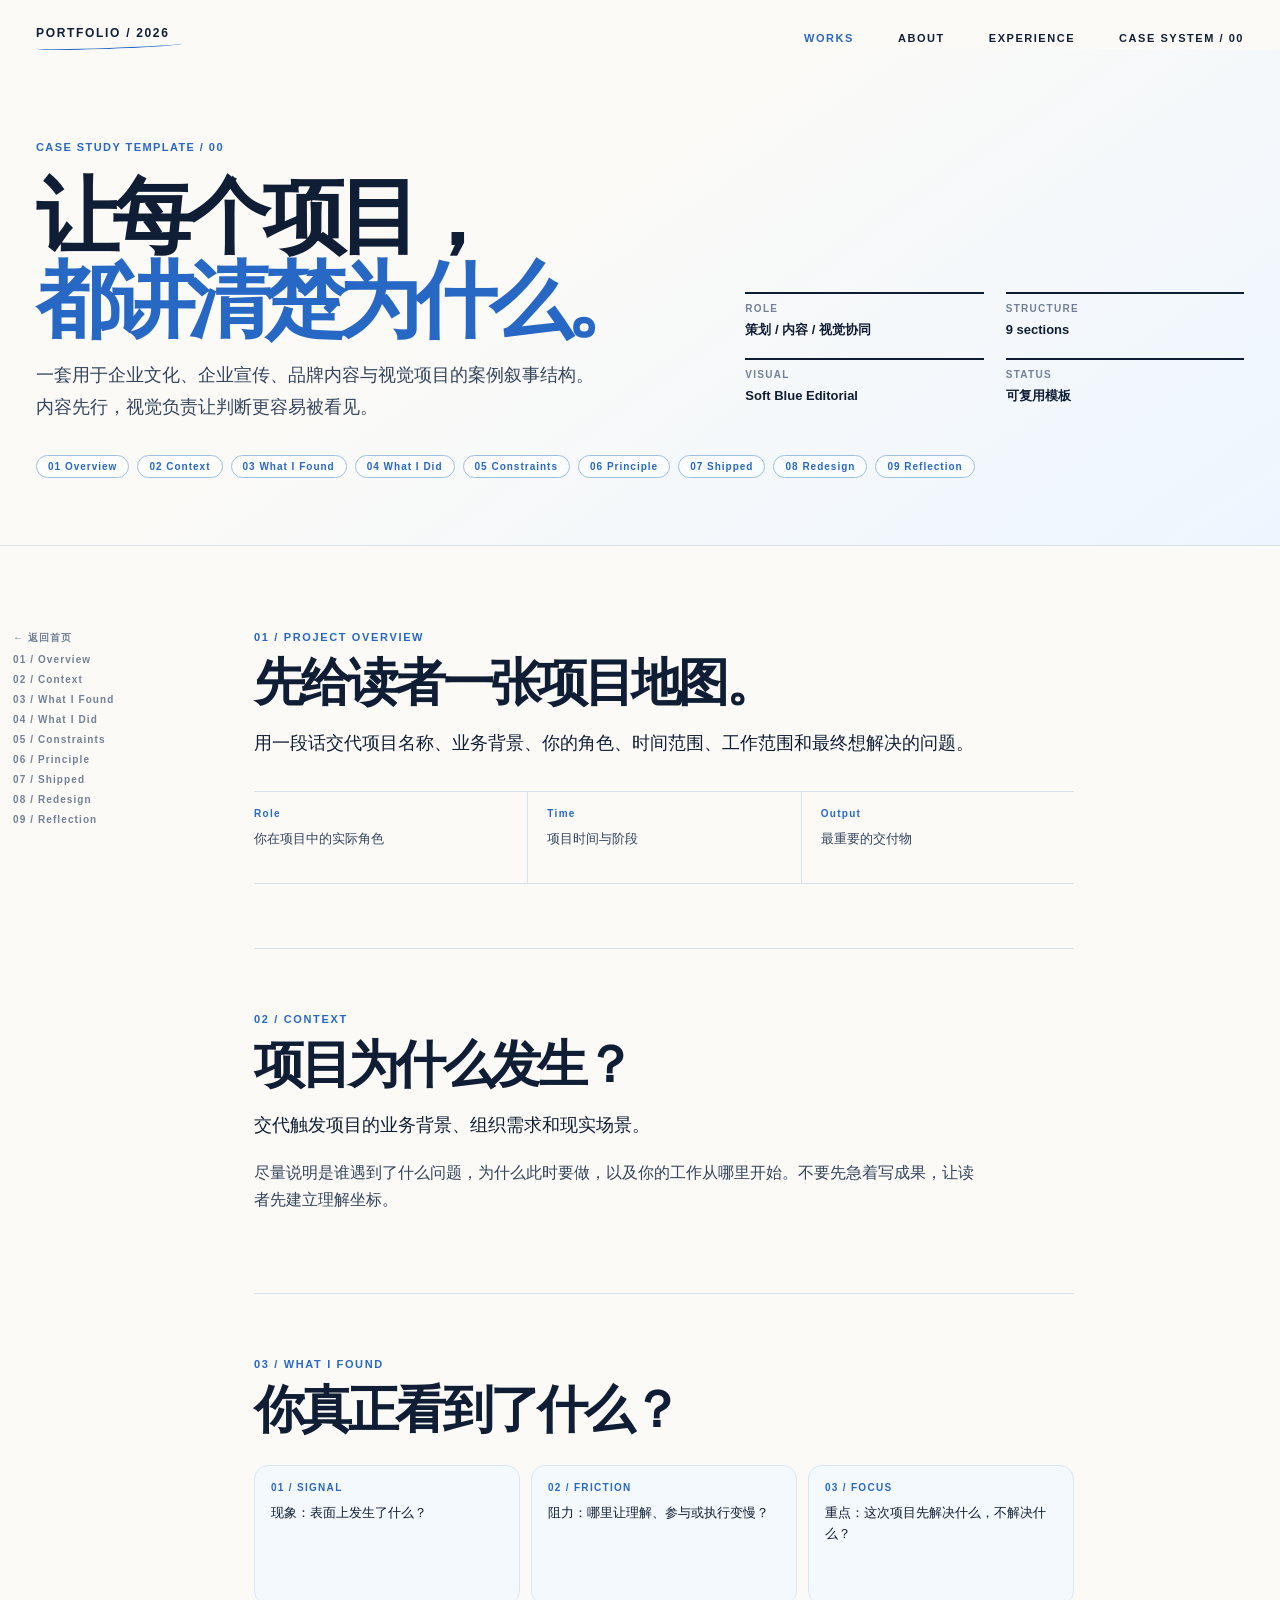
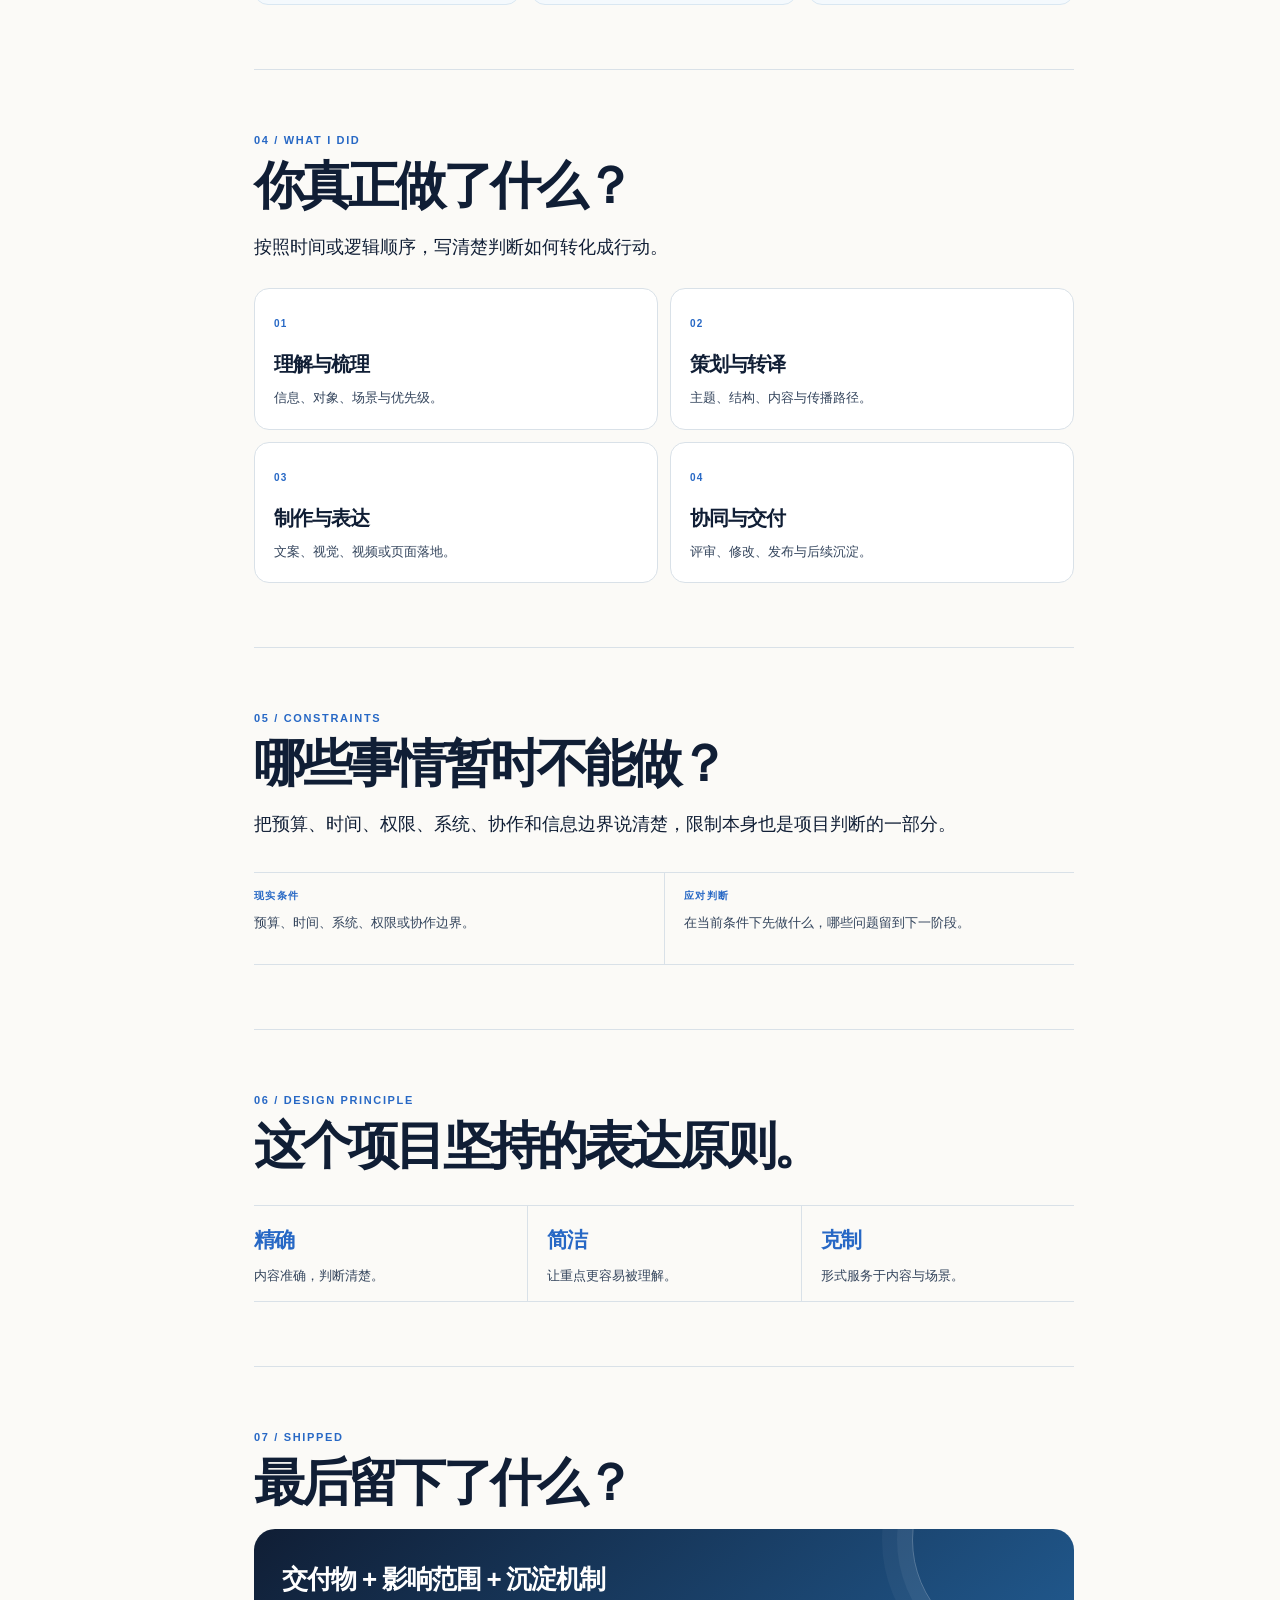
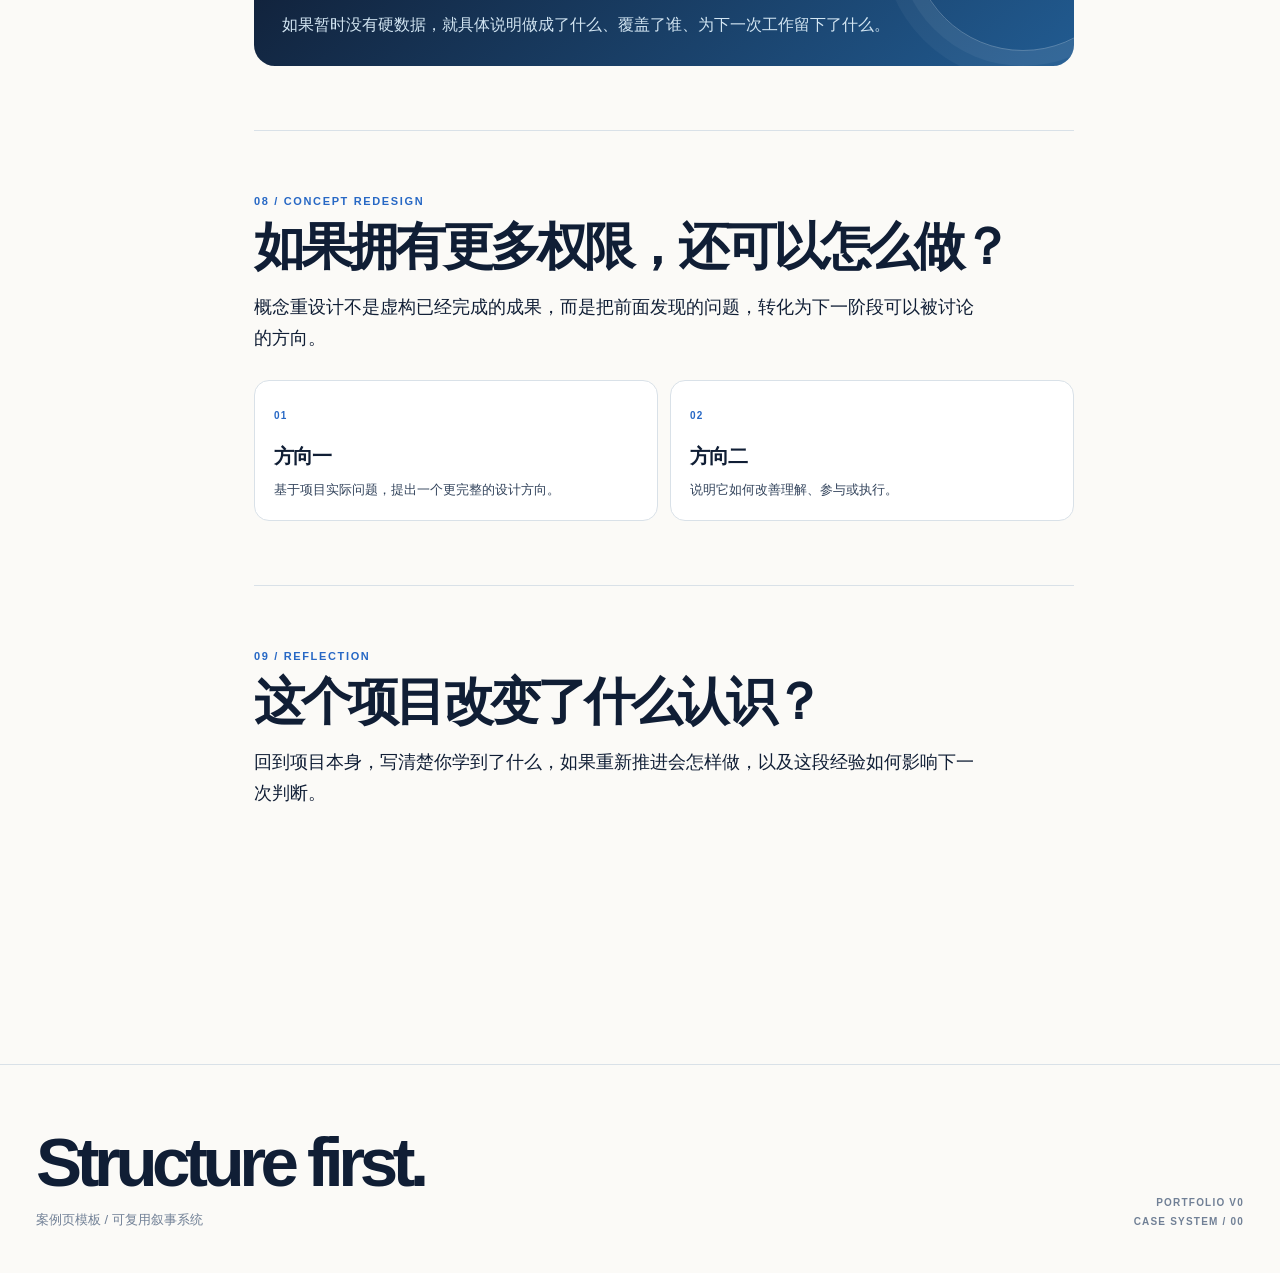
<file: case-template.html>
<!doctype html>
<html lang="zh-CN">
<head>
  <meta charset="utf-8">
  <meta name="viewport" content="width=device-width, initial-scale=1">
  <meta name="description" content="李轩然 Portfolio 案例页模板">
  <title>案例页模板｜李轩然 Portfolio</title>
  <link rel="stylesheet" href="styles.css">
</head>
<body>
  <header class="topbar"><div class="shell nav"><a class="nav-brand" href="index.html">PORTFOLIO / 2026</a><nav class="nav-links"><a class="active" href="index.html#cases">WORKS</a><a href="index.html#about-me">ABOUT</a><a href="index.html#experience">EXPERIENCE</a><span class="nav-note">CASE SYSTEM / 00</span></nav></div></header>
  <main>
    <section class="case-hero"><div class="shell"><div class="case-hero-grid"><div class="reveal"><div class="eyebrow">Case study template / 00</div><h1>让每个项目，<br><em>都讲清楚为什么。</em></h1><p class="case-hero-lede">一套用于企业文化、企业宣传、品牌内容与视觉项目的案例叙事结构。内容先行，视觉负责让判断更容易被看见。</p></div><dl class="case-facts reveal"><div class="fact"><dt>Role</dt><dd>策划 / 内容 / 视觉协同</dd></div><div class="fact"><dt>Structure</dt><dd>9 sections</dd></div><div class="fact"><dt>Visual</dt><dd>Soft Blue Editorial</dd></div><div class="fact"><dt>Status</dt><dd>可复用模板</dd></div></dl></div><div class="case-nav reveal"><a class="tag" href="#overview">01 Overview</a><a class="tag" href="#context">02 Context</a><a class="tag" href="#what-found">03 What I Found</a><a class="tag" href="#what-did">04 What I Did</a><a class="tag" href="#constraints">05 Constraints</a><a class="tag" href="#principle">06 Principle</a><a class="tag" href="#shipped">07 Shipped</a><a class="tag" href="#redesign">08 Redesign</a><a class="tag" href="#reflection">09 Reflection</a></div></div></section>
    <section class="case-body"><aside class="case-index-nav"><a href="index.html">← 返回首页</a><a href="#overview">01 / Overview</a><a href="#context">02 / Context</a><a href="#what-found">03 / What I Found</a><a href="#what-did">04 / What I Did</a><a href="#constraints">05 / Constraints</a><a href="#principle">06 / Principle</a><a href="#shipped">07 / Shipped</a><a href="#redesign">08 / Redesign</a><a href="#reflection">09 / Reflection</a></aside><article class="case-content">
      <section class="case-section reveal" id="overview"><div class="section-kicker">01 / Project Overview</div><h2>先给读者一张项目地图。</h2><p class="lead">用一段话交代项目名称、业务背景、你的角色、时间范围、工作范围和最终想解决的问题。</p><div class="overview-strip"><div><b>Role</b><span>你在项目中的实际角色</span></div><div><b>Time</b><span>项目时间与阶段</span></div><div><b>Output</b><span>最重要的交付物</span></div></div></section>
      <section class="case-section reveal" id="context"><div class="section-kicker">02 / Context</div><h2>项目为什么发生？</h2><p class="lead">交代触发项目的业务背景、组织需求和现实场景。</p><p>尽量说明是谁遇到了什么问题，为什么此时要做，以及你的工作从哪里开始。不要先急着写成果，让读者先建立理解坐标。</p></section>
      <section class="case-section reveal" id="what-found"><div class="section-kicker">03 / What I Found</div><h2>你真正看到了什么？</h2><div class="problem-grid"><div class="problem"><b>01 / SIGNAL</b><span>现象：表面上发生了什么？</span></div><div class="problem"><b>02 / FRICTION</b><span>阻力：哪里让理解、参与或执行变慢？</span></div><div class="problem"><b>03 / FOCUS</b><span>重点：这次项目先解决什么，不解决什么？</span></div></div></section>
      <section class="case-section reveal" id="what-did"><div class="section-kicker">04 / What I Did</div><h2>你真正做了什么？</h2><p class="lead">按照时间或逻辑顺序，写清楚判断如何转化成行动。</p><div class="method-grid"><div class="method"><span class="method-num">01</span><h3>理解与梳理</h3><p>信息、对象、场景与优先级。</p></div><div class="method"><span class="method-num">02</span><h3>策划与转译</h3><p>主题、结构、内容与传播路径。</p></div><div class="method"><span class="method-num">03</span><h3>制作与表达</h3><p>文案、视觉、视频或页面落地。</p></div><div class="method"><span class="method-num">04</span><h3>协同与交付</h3><p>评审、修改、发布与后续沉淀。</p></div></div></section>
      <section class="case-section reveal" id="constraints"><div class="section-kicker">05 / Constraints</div><h2>哪些事情暂时不能做？</h2><p class="lead">把预算、时间、权限、系统、协作和信息边界说清楚，限制本身也是项目判断的一部分。</p><div class="constraint-note"><div><b>现实条件</b><span>预算、时间、系统、权限或协作边界。</span></div><div><b>应对判断</b><span>在当前条件下先做什么，哪些问题留到下一阶段。</span></div></div></section>
      <section class="case-section reveal" id="principle"><div class="section-kicker">06 / Design Principle</div><h2>这个项目坚持的表达原则。</h2><div class="principle-card-grid"><div><strong>精确</strong><span>内容准确，判断清楚。</span></div><div><strong>简洁</strong><span>让重点更容易被理解。</span></div><div><strong>克制</strong><span>形式服务于内容与场景。</span></div></div></section>
      <section class="case-section reveal" id="shipped"><div class="section-kicker">07 / Shipped</div><h2>最后留下了什么？</h2><div class="outcome-card"><h3>交付物 + 影响范围 + 沉淀机制</h3><p>如果暂时没有硬数据，就具体说明做成了什么、覆盖了谁、为下一次工作留下了什么。</p></div></section>
      <section class="case-section reveal" id="redesign"><div class="section-kicker">08 / Concept Redesign</div><h2>如果拥有更多权限，还可以怎么做？</h2><p class="lead">概念重设计不是虚构已经完成的成果，而是把前面发现的问题，转化为下一阶段可以被讨论的方向。</p><div class="method-grid"><div class="method"><span class="method-num">01</span><h3>方向一</h3><p>基于项目实际问题，提出一个更完整的设计方向。</p></div><div class="method"><span class="method-num">02</span><h3>方向二</h3><p>说明它如何改善理解、参与或执行。</p></div></div></section>
      <section class="case-section reveal" id="reflection"><div class="section-kicker">09 / Reflection</div><h2>这个项目改变了什么认识？</h2><p class="lead">回到项目本身，写清楚你学到了什么，如果重新推进会怎样做，以及这段经验如何影响下一次判断。</p></section>
    </article></section>
  </main>
  <footer class="footer"><div class="shell footer-row"><div><h2>Structure first.</h2><p>案例页模板 / 可复用叙事系统</p></div><div class="footer-meta">PORTFOLIO V0<br>CASE SYSTEM / 00</div></div></footer>
  <script src="script.js"></script>
</body>
</html>
</file>
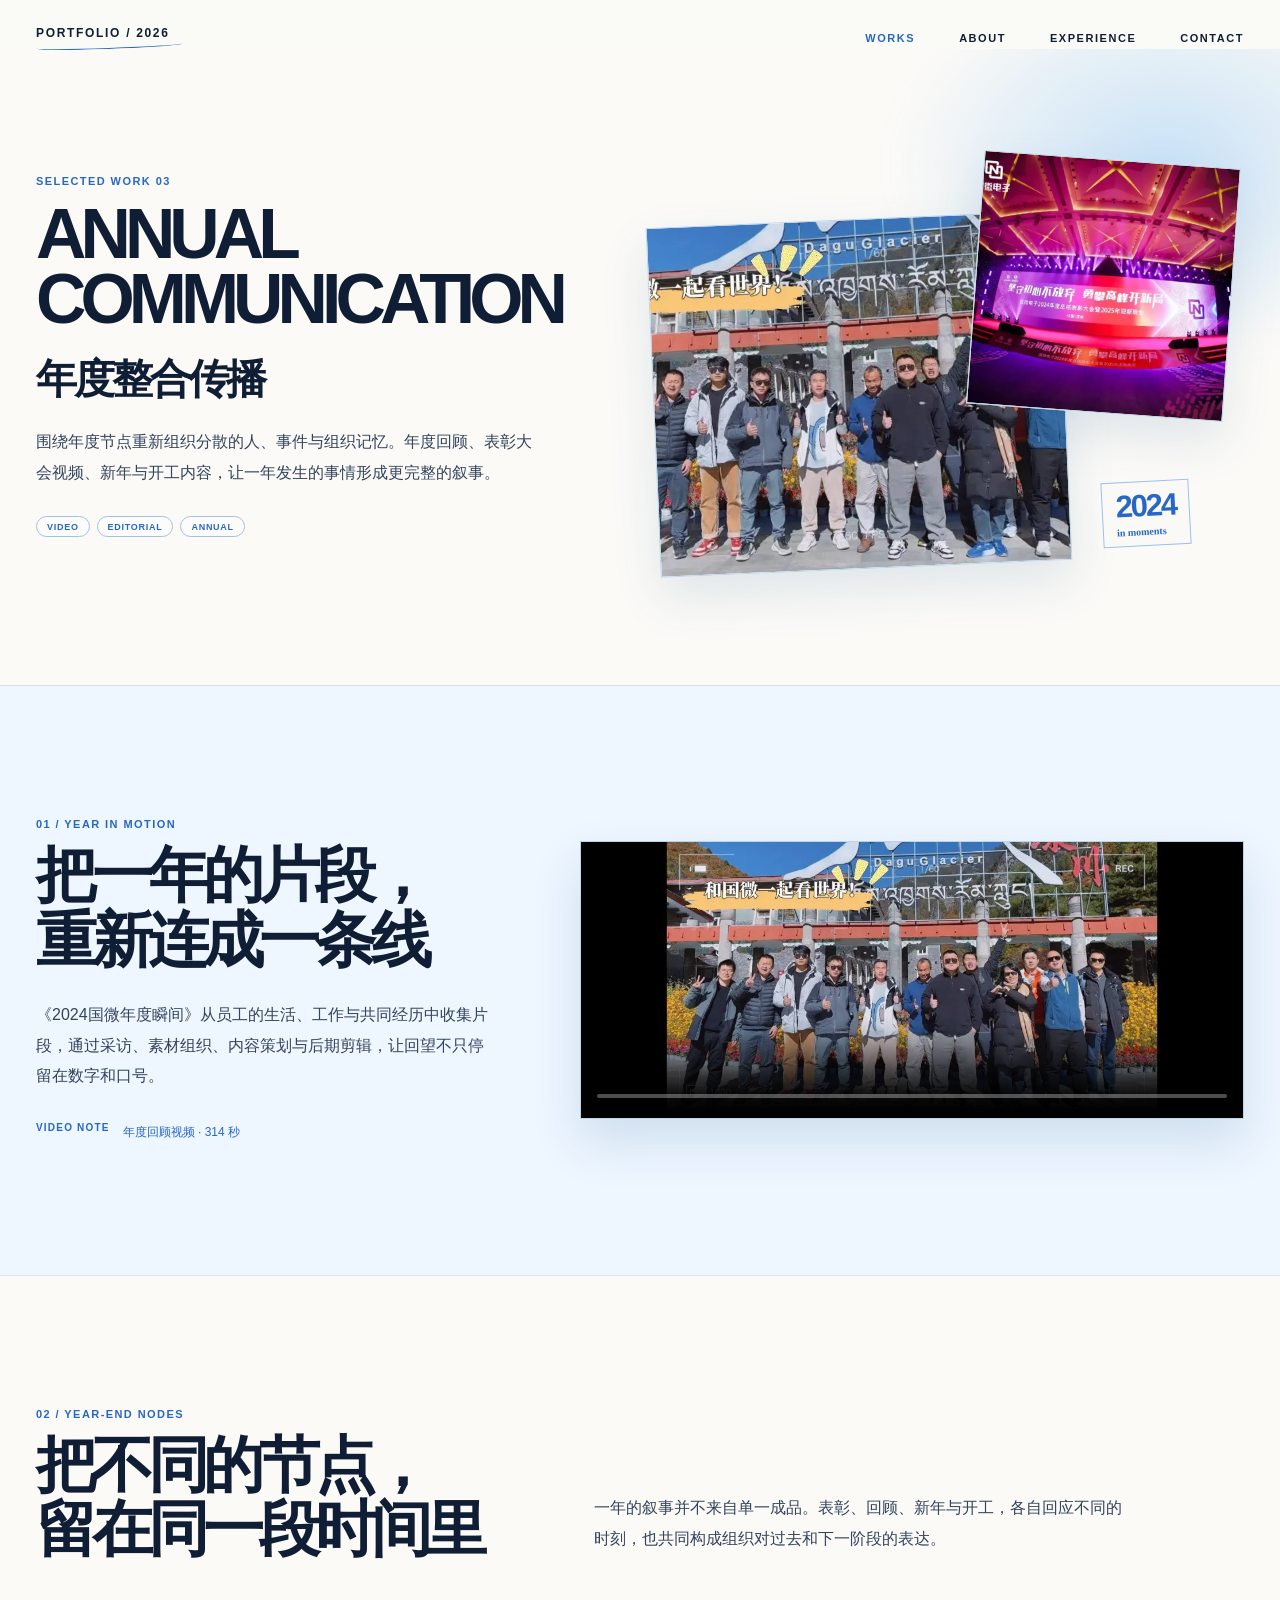
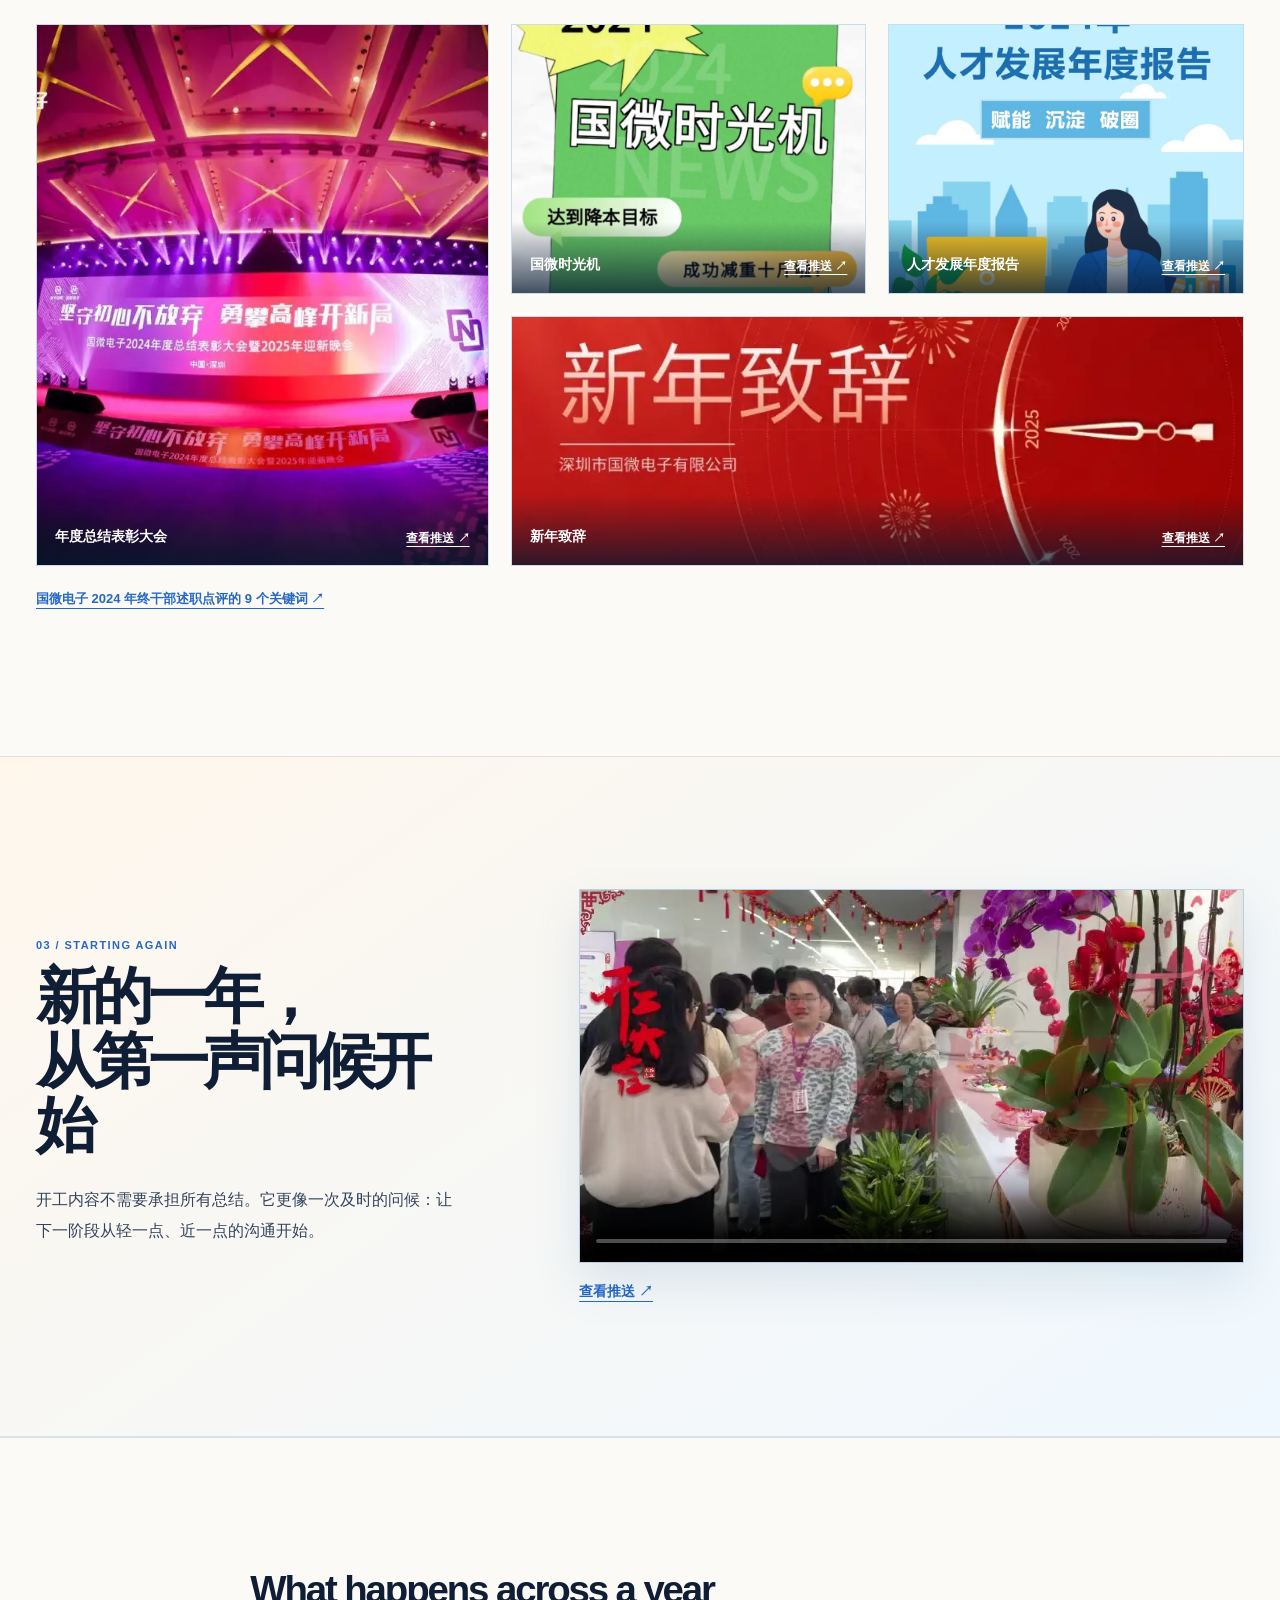
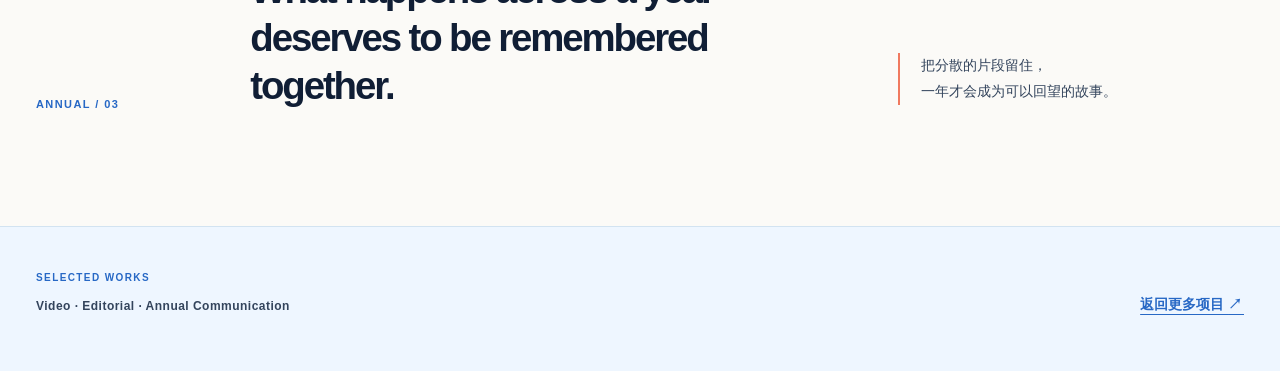
<file: work-annual.html>
<!doctype html>
<html lang="zh-CN"><head><meta charset="utf-8"><meta name="viewport" content="width=device-width, initial-scale=1"><meta name="description" content="李轩然｜年度整合传播"><title>年度整合传播｜李轩然 Portfolio</title><link rel="stylesheet" href="styles.css"></head>
<body class="selected-page annual-page"><header class="topbar"><div class="shell nav"><a class="nav-brand" href="index.html">PORTFOLIO / 2026</a><nav class="nav-links" aria-label="主导航"><a class="active" href="index.html#selected-works">WORKS</a><a href="index.html#about-me">ABOUT</a><a href="index.html#experience">EXPERIENCE</a><a href="index.html#contact">CONTACT</a></nav></div></header>
<main>
<section class="selected-hero annual-hero"><div class="selected-haze haze-one"></div><div class="shell selected-hero-grid"><div class="selected-hero-copy"><div class="eyebrow">SELECTED WORK 03</div><h1>ANNUAL<br>COMMUNICATION</h1><h2>年度整合传播</h2><p>围绕年度节点重新组织分散的人、事件与组织记忆。年度回顾、表彰大会视频、新年与开工内容，让一年发生的事情形成更完整的叙事。</p><div class="selected-tags"><span>VIDEO</span><span>EDITORIAL</span><span>ANNUAL</span></div></div><div class="annual-hero-visual"><figure><img src="assets/annual/annual-moments-poster.webp" alt="2024国微年度瞬间视频画面"></figure><figure><img src="assets/annual/annual-ceremony.webp" alt="年度总结表彰大会视觉"></figure><span class="annual-hero-mark">2024<br><em>in moments</em></span></div></div></section>
<section class="selected-section annual-film"><div class="shell annual-film-grid"><div><div class="eyebrow">01 / YEAR IN MOTION</div><h2>把一年的片段，<br>重新连成一条线</h2><p>《2024国微年度瞬间》从员工的生活、工作与共同经历中收集片段，通过采访、素材组织、内容策划与后期剪辑，让回望不只停留在数字和口号。</p><div class="selected-note"><b>VIDEO NOTE</b><span>年度回顾视频 · 314 秒</span></div></div><figure class="annual-video"><video controls preload="none" poster="assets/annual/annual-moments-poster.webp"><source src="assets/annual/annual-moments.mp4" type="video/mp4">当前浏览器无法播放该视频。</video></figure></div></section>
<section class="selected-section annual-nodes"><div class="shell"><div class="selected-heading"><div><div class="eyebrow">02 / YEAR-END NODES</div><h2>把不同的节点，<br>留在同一段时间里</h2></div><p>一年的叙事并不来自单一成品。表彰、回顾、新年与开工，各自回应不同的时刻，也共同构成组织对过去和下一阶段的表达。</p></div><div class="annual-nodes-grid"><figure class="annual-node node-ceremony"><img src="assets/annual/annual-ceremony.webp" loading="lazy" alt="年度总结表彰大会视觉"><figcaption><b>年度总结表彰大会</b><a href="https://mp.weixin.qq.com/s/y2yboR4Pfn2rkXQRJxg80A" target="_blank" rel="noopener noreferrer">查看推送 ↗</a></figcaption></figure><figure class="annual-node node-review"><img src="assets/annual/year-review.webp" loading="lazy" alt="国微时光机年度回顾视觉"><figcaption><b>国微时光机</b><a href="https://mp.weixin.qq.com/s/0o_vkAGy_gbdHOxdEYJYYA" target="_blank" rel="noopener noreferrer">查看推送 ↗</a></figcaption></figure><figure class="annual-node node-report"><img src="assets/annual/talent-report.webp" loading="lazy" alt="人才发展年度报告视觉"><figcaption><b>人才发展年度报告</b><a href="https://mp.weixin.qq.com/s/OlCq_OGQNtNM8xzj4ecpHg" target="_blank" rel="noopener noreferrer">查看推送 ↗</a></figcaption></figure><figure class="annual-node node-newyear"><img src="assets/annual/new-year-message.webp" loading="lazy" alt="新年致辞视觉"><figcaption><b>新年致辞</b><a href="https://mp.weixin.qq.com/s/fmcOVCBvcugvn3Vx1IppAg" target="_blank" rel="noopener noreferrer">查看推送 ↗</a></figcaption></figure></div><a class="annual-related-link" href="https://mp.weixin.qq.com/s/bGgrLJAL0OYkBkfgJhnyMQ" target="_blank" rel="noopener noreferrer">国微电子 2024 年终干部述职点评的 9 个关键词 ↗</a></div></section>
<section class="selected-section annual-start"><div class="shell annual-start-grid"><div class="annual-start-copy"><div class="eyebrow">03 / STARTING AGAIN</div><h2>新的一年，<br>从第一声问候开始</h2><p>开工内容不需要承担所有总结。它更像一次及时的问候：让下一阶段从轻一点、近一点的沟通开始。</p></div><div class="annual-start-media"><figure class="annual-start-video"><video controls playsinline preload="none" poster="assets/annual/starting-work-poster.webp"><source src="assets/annual/starting-work.mp4" type="video/mp4">当前浏览器无法播放该视频。</video></figure><a class="annual-start-link" href="https://mp.weixin.qq.com/s/P3t11LbTGjGguXaiIXgUvg" target="_blank" rel="noopener noreferrer">查看推送 ↗</a></div></div></section>
<section class="selected-closing"><div class="shell selected-closing-grid"><div class="eyebrow">ANNUAL / 03</div><blockquote>What happens across a year<br>deserves to be remembered together.</blockquote><p>把分散的片段留住，<br>一年才会成为可以回望的故事。</p></div></section>
<section class="selected-info"><div class="shell selected-info-row"><div><span>SELECTED WORKS</span><p>Video · Editorial · Annual Communication</p></div><a href="index.html#selected-works">返回更多项目 <span>↗</span></a></div></section></main></body></html>
</file>
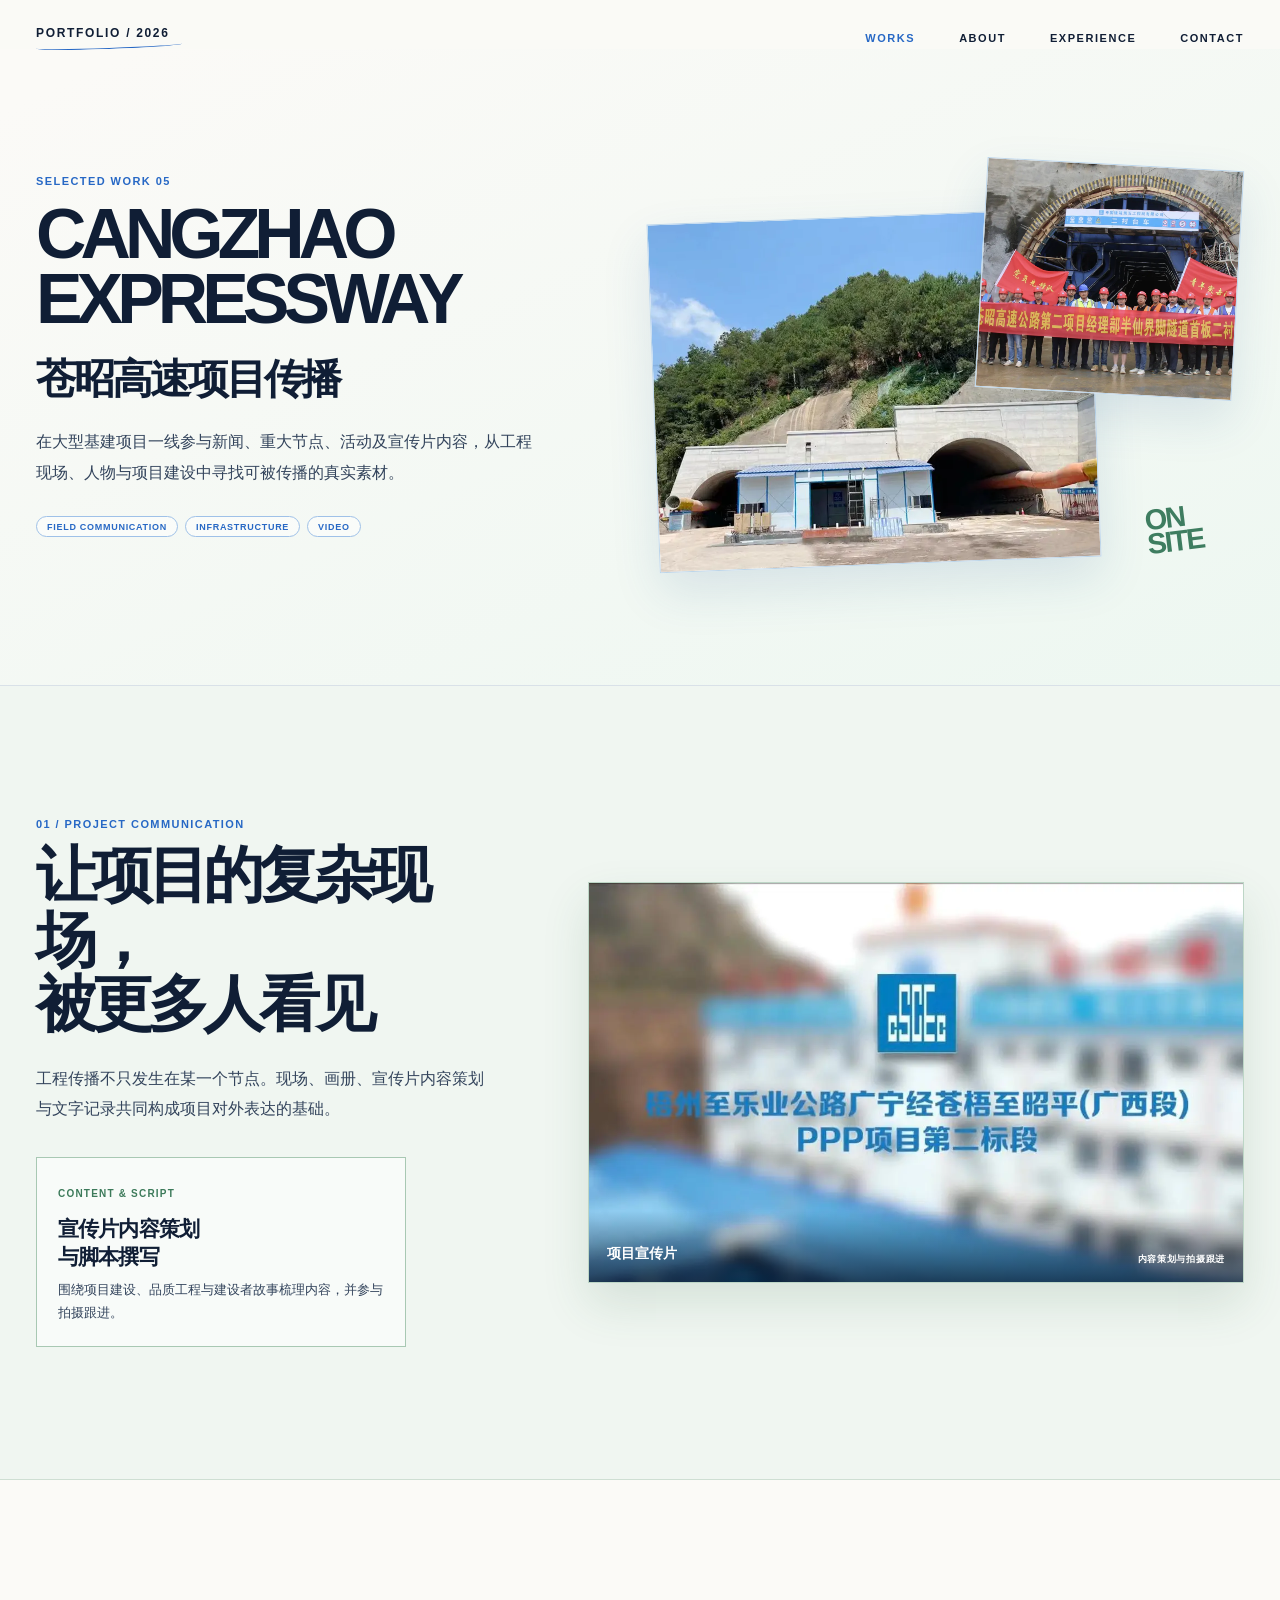
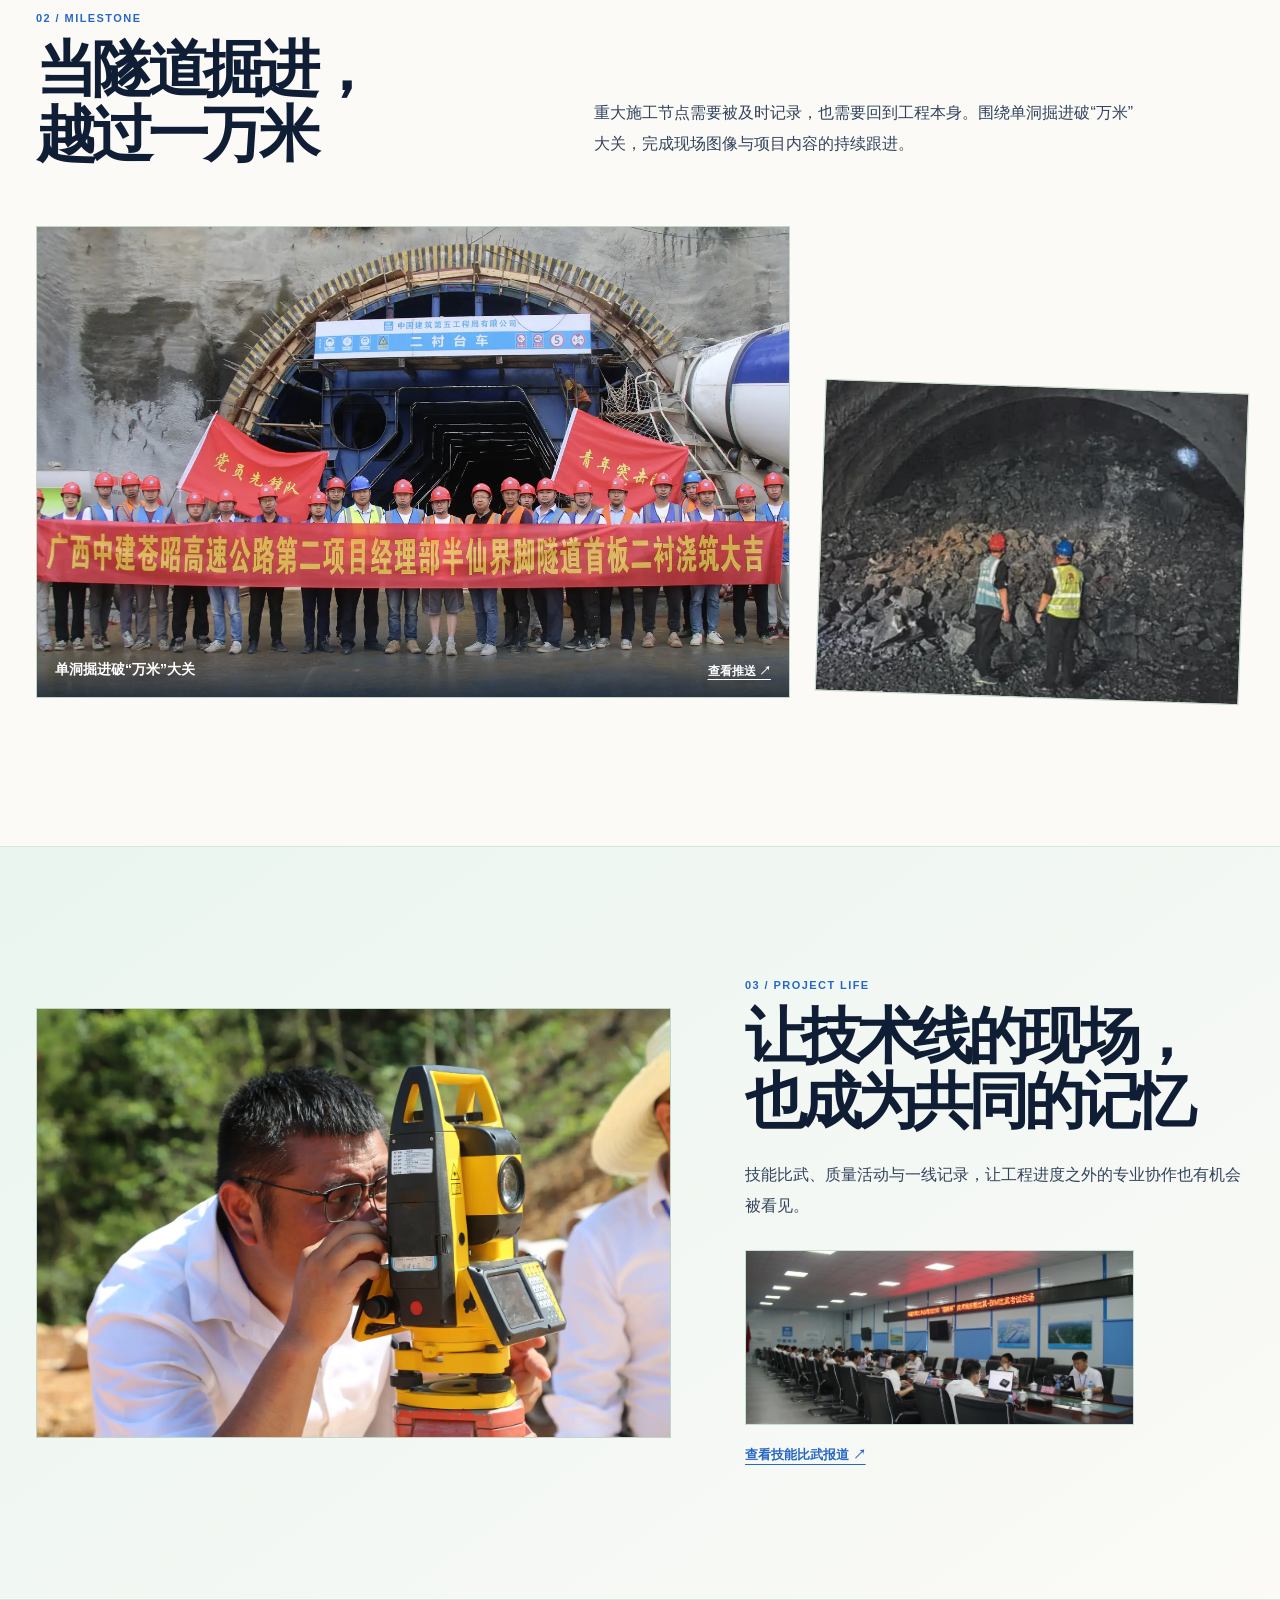
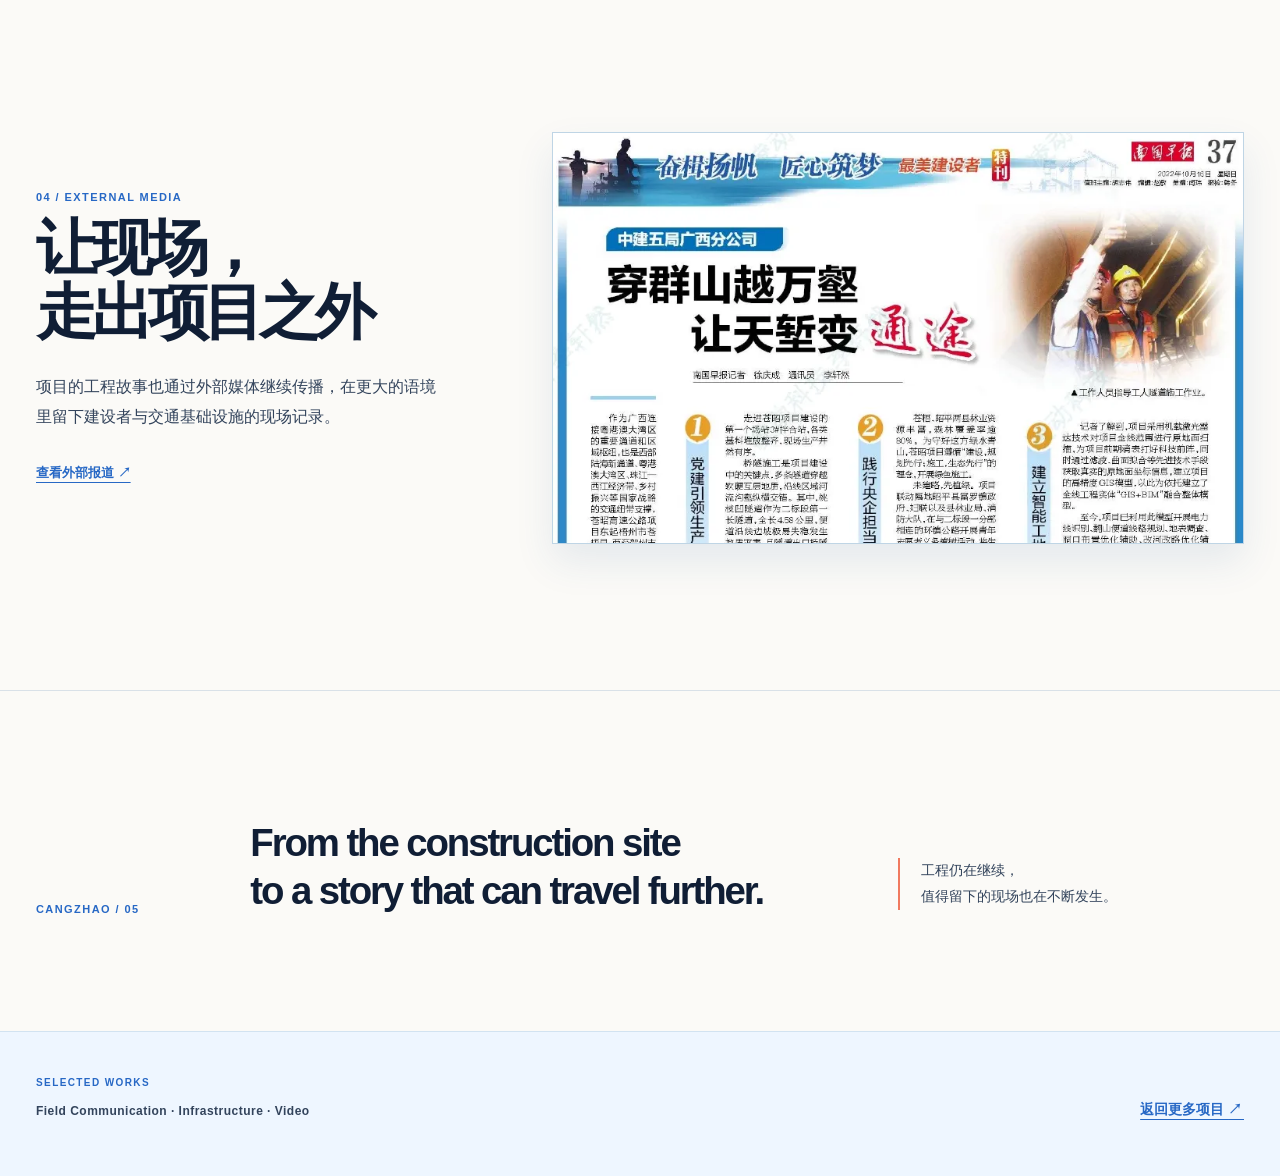
<file: work-cangzhao.html>
<!doctype html>
<html lang="zh-CN"><head><meta charset="utf-8"><meta name="viewport" content="width=device-width, initial-scale=1"><meta name="description" content="李轩然｜苍昭高速项目传播"><title>苍昭高速项目传播｜李轩然 Portfolio</title><link rel="stylesheet" href="styles.css"></head>
<body class="selected-page cangzhao-page"><header class="topbar"><div class="shell nav"><a class="nav-brand" href="index.html">PORTFOLIO / 2026</a><nav class="nav-links" aria-label="主导航"><a class="active" href="index.html#selected-works">WORKS</a><a href="index.html#about-me">ABOUT</a><a href="index.html#experience">EXPERIENCE</a><a href="index.html#contact">CONTACT</a></nav></div></header>
<main>
<section class="selected-hero cangzhao-hero"><div class="shell selected-hero-grid"><div class="selected-hero-copy"><div class="eyebrow">SELECTED WORK 05</div><h1>CANGZHAO<br>EXPRESSWAY</h1><h2>苍昭高速项目传播</h2><p>在大型基建项目一线参与新闻、重大节点、活动及宣传片内容，从工程现场、人物与项目建设中寻找可被传播的真实素材。</p><div class="selected-tags"><span>FIELD COMMUNICATION</span><span>INFRASTRUCTURE</span><span>VIDEO</span></div></div><div class="cangzhao-hero-visual"><figure><img src="assets/cangzhao/tunnel-hero.webp" alt="苍昭高速隧道工程现场"></figure><figure><img src="assets/cangzhao/tunnel-10000.webp" alt="苍昭高速隧道万米节点现场"></figure><span>ON<br>SITE</span></div></div></section>
<section class="selected-section cangzhao-publication"><div class="shell cangzhao-publication-grid"><div><div class="eyebrow">01 / PROJECT COMMUNICATION</div><h2>让项目的复杂现场，<br>被更多人看见</h2><p>工程传播不只发生在某一个节点。现场、画册、宣传片内容策划与文字记录共同构成项目对外表达的基础。</p><div class="script-card"><span>CONTENT &amp; SCRIPT</span><strong>宣传片内容策划<br>与脚本撰写</strong><p>围绕项目建设、品质工程与建设者故事梳理内容，并参与拍摄跟进。</p></div></div><figure class="cangzhao-promo"><img src="assets/cangzhao/promo-ending.webp" loading="lazy" alt="苍昭高速宣传片尾画面"><figcaption><b>项目宣传片</b><span>内容策划与拍摄跟进</span></figcaption></figure></div></section>
<section class="selected-section cangzhao-milestone"><div class="shell"><div class="selected-heading"><div><div class="eyebrow">02 / MILESTONE</div><h2>当隧道掘进，<br>越过一万米</h2></div><p>重大施工节点需要被及时记录，也需要回到工程本身。围绕单洞掘进破“万米”大关，完成现场图像与项目内容的持续跟进。</p></div><div class="cangzhao-milestone-grid"><figure class="milestone-main"><img src="assets/cangzhao/tunnel-10000.webp" loading="lazy" alt="隧道单洞掘进破万米节点现场"><figcaption><b>单洞掘进破“万米”大关</b><a href="https://mp.weixin.qq.com/s/K1c77ZviChW_rFHif7yv2Q" target="_blank" rel="noopener noreferrer">查看推送 ↗</a></figcaption></figure><figure class="milestone-side"><img src="assets/cangzhao/on-site.webp" loading="lazy" alt="苍昭高速工程一线现场"></figure></div></div></section>
<section class="selected-section cangzhao-skills"><div class="shell cangzhao-skills-grid"><figure><img src="assets/cangzhao/skills-survey.webp" loading="lazy" alt="苍昭高速技能比武测量比赛现场"></figure><div><div class="eyebrow">03 / PROJECT LIFE</div><h2>让技术线的现场，<br>也成为共同的记忆</h2><p>技能比武、质量活动与一线记录，让工程进度之外的专业协作也有机会被看见。</p><figure><img src="assets/cangzhao/skills-bim.webp" loading="lazy" alt="苍昭高速技能比武现场"></figure><a class="selected-inline-link" href="https://mp.weixin.qq.com/s/FdL3VrMTxcF4GNWobs7c4Q" target="_blank" rel="noopener noreferrer">查看技能比武报道 ↗</a></div></div></section>
<section class="selected-section cangzhao-media"><div class="shell cangzhao-media-grid"><div><div class="eyebrow">04 / EXTERNAL MEDIA</div><h2>让现场，<br>走出项目之外</h2><p>项目的工程故事也通过外部媒体继续传播，在更大的语境里留下建设者与交通基础设施的现场记录。</p><a class="selected-inline-link" href="https://tj.gxnews.com.cn/staticpages/20220915/newgx63232a3e-20891430-2.shtml" target="_blank" rel="noopener noreferrer">查看外部报道 ↗</a></div><figure><img src="assets/cangzhao/media-feature.webp" loading="lazy" alt="苍昭高速外部媒体报道版面"></figure></div></section>
<section class="selected-closing"><div class="shell selected-closing-grid"><div class="eyebrow">CANGZHAO / 05</div><blockquote>From the construction site<br>to a story that can travel further.</blockquote><p>工程仍在继续，<br>值得留下的现场也在不断发生。</p></div></section>
<section class="selected-info"><div class="shell selected-info-row"><div><span>SELECTED WORKS</span><p>Field Communication · Infrastructure · Video</p></div><a href="index.html#selected-works">返回更多项目 <span>↗</span></a></div></section></main></body></html>
</file>
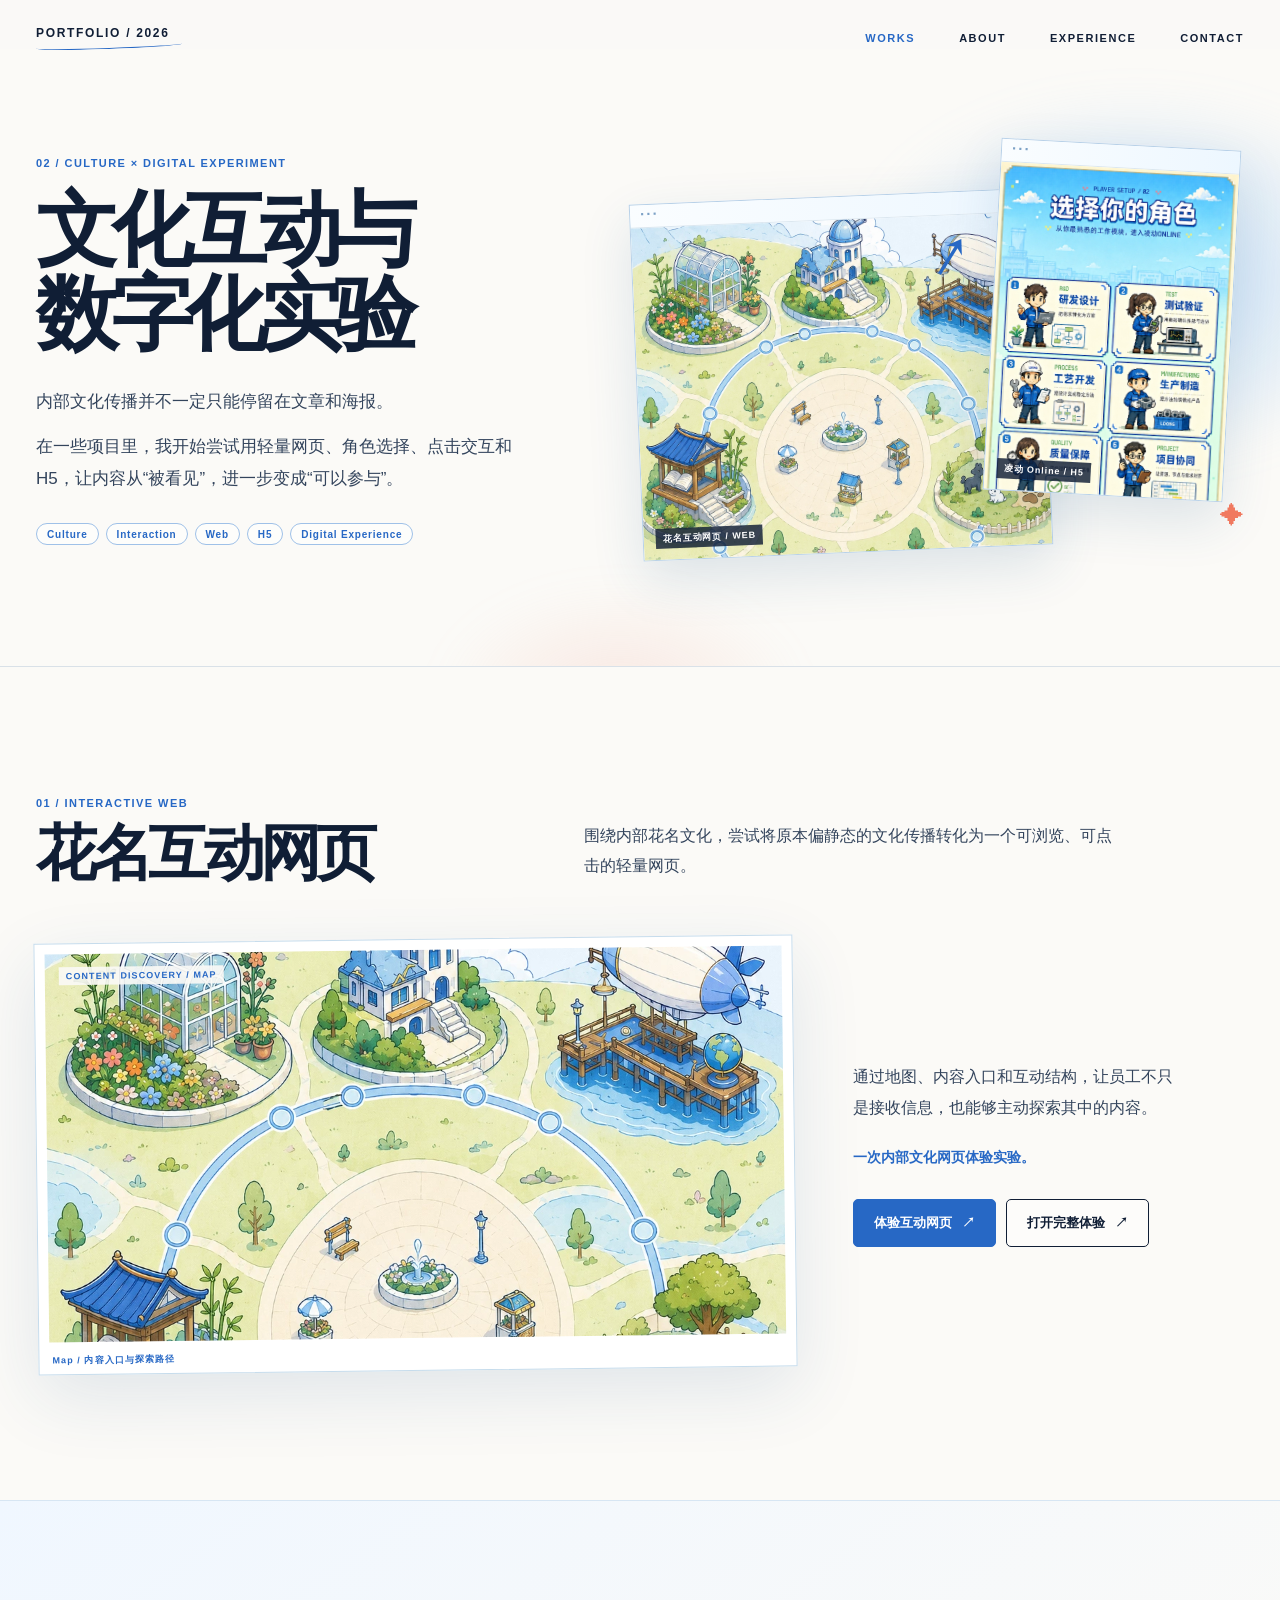
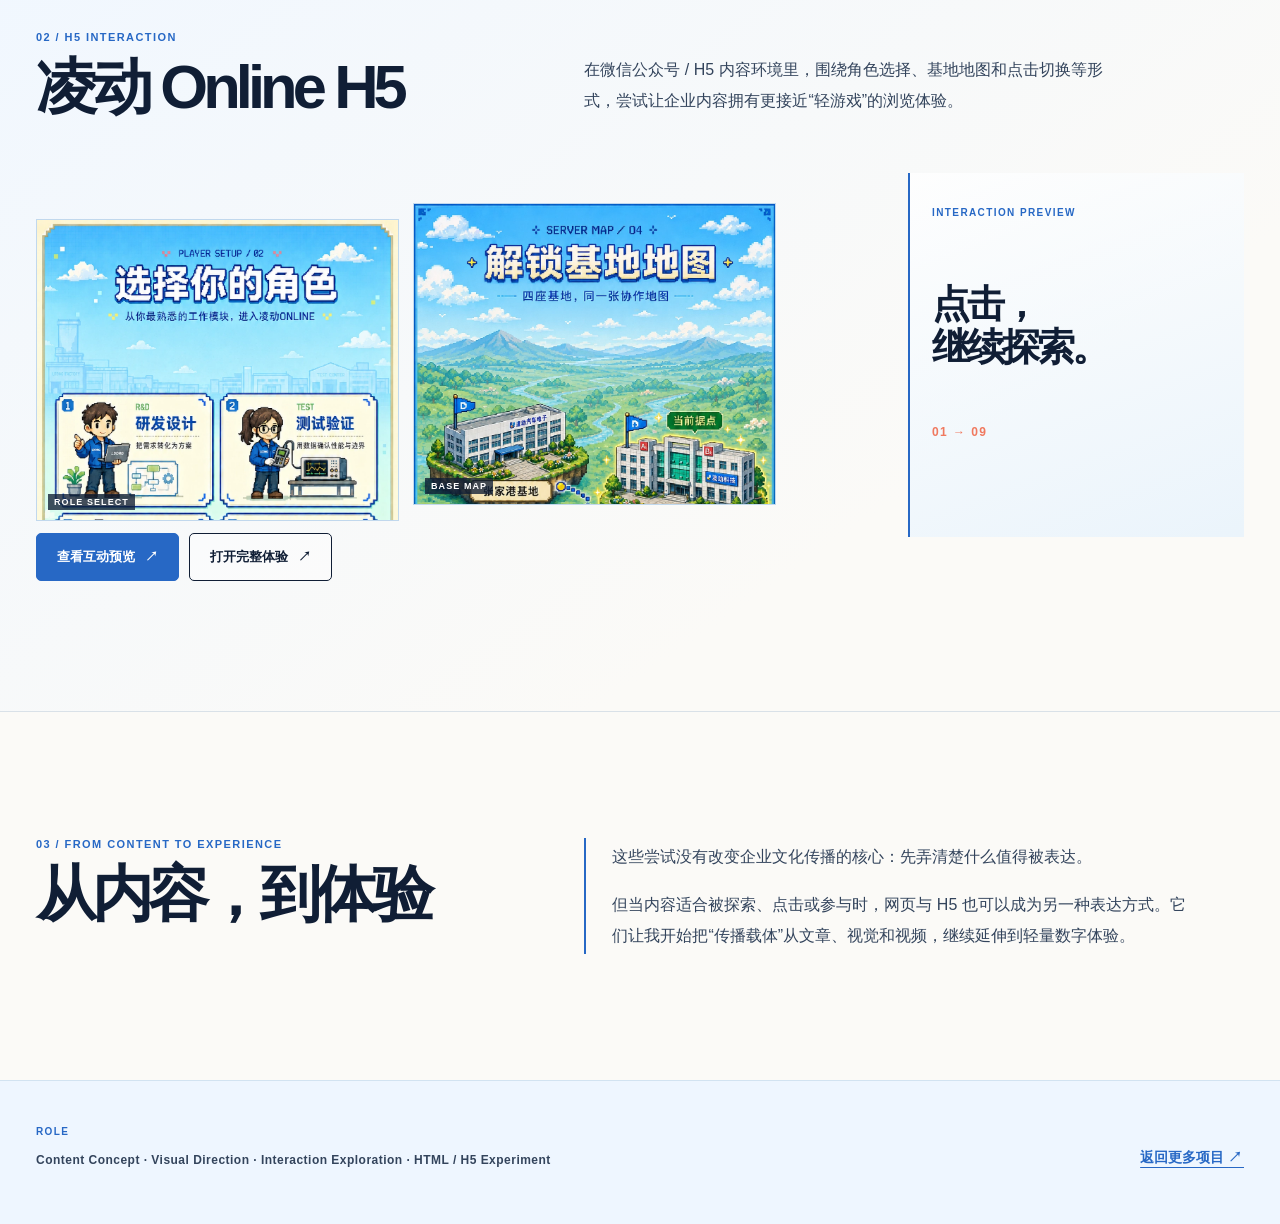
<file: work-culture-digital.html>
<!doctype html>
<html lang="zh-CN">
<head>
  <meta charset="utf-8">
  <meta name="viewport" content="width=device-width, initial-scale=1">
  <meta name="description" content="李轩然｜文化互动与数字化实验">
  <title>文化互动与数字化实验｜李轩然 Portfolio</title>
  <link rel="stylesheet" href="styles.css">
</head>
<body class="digital-work-page">
  <header class="topbar">
    <div class="shell nav">
      <a class="nav-brand" href="index.html">PORTFOLIO / 2026</a>
      <nav class="nav-links" aria-label="主导航">
        <a class="active" href="index.html#selected-works">WORKS</a>
        <a href="index.html#about-me">ABOUT</a>
        <a href="index.html#experience">EXPERIENCE</a>
        <a href="index.html#contact">CONTACT</a>
      </nav>
    </div>
  </header>

  <main>
    <section class="digital-hero">
      <div class="digital-haze haze-one"></div><div class="digital-haze haze-two"></div>
      <div class="shell digital-hero-grid">
        <div class="digital-hero-copy">
          <div class="eyebrow">02 / CULTURE × DIGITAL EXPERIMENT</div>
          <h1>文化互动与<br>数字化实验</h1>
          <p>内部文化传播并不一定只能停留在文章和海报。</p>
          <p>在一些项目里，我开始尝试用轻量网页、角色选择、点击交互和 H5，让内容从“被看见”，进一步变成“可以参与”。</p>
          <div class="digital-tags" aria-label="项目标签"><span>Culture</span><span>Interaction</span><span>Web</span><span>H5</span><span>Digital Experience</span></div>
        </div>
        <div class="digital-hero-visual" aria-label="两个真实互动项目的界面局部">
          <figure class="hero-browser hero-browser-web"><figcaption>花名互动网页 / WEB</figcaption><img src="assets/work02/huaming-map.webp" alt="花名互动网页地图界面"></figure>
          <figure class="hero-browser hero-browser-h5"><figcaption>凌动 Online / H5</figcaption><img src="assets/work02/online-p2.webp" alt="凌动 Online 角色选择界面"></figure>
          <span class="digital-cursor">↗</span><span class="digital-spark">✦</span>
        </div>
      </div>
    </section>

    <section class="digital-project digital-project-web" id="huaming">
      <div class="shell">
        <div class="digital-heading">
          <div><div class="eyebrow">01 / INTERACTIVE WEB</div><h2>花名互动网页</h2></div>
          <p>围绕内部花名文化，尝试将原本偏静态的文化传播转化为一个可浏览、可点击的轻量网页。</p>
        </div>
        <div class="web-project-grid">
          <figure class="web-map"><img src="assets/work02/huaming-map.webp" alt="花名互动网页的乐园地图" loading="lazy" decoding="async"><figcaption>Map / 内容入口与探索路径</figcaption></figure>
          <div class="project-copy">
            <p>通过地图、内容入口和互动结构，让员工不只是接收信息，也能够主动探索其中的内容。</p>
            <p class="project-note">一次内部文化网页体验实验。</p>
            <div class="project-actions">
              <button class="button button-primary demo-launch" type="button" data-demo-launch="huaming-demo" aria-expanded="false">体验互动网页 <span>↗</span></button>
              <a class="button button-outline demo-open" href="demos/huaming/index.html" target="_blank" rel="noopener">打开完整体验 <span>↗</span></a>
            </div>
          </div>
        </div>
        <div class="demo-shell web-demo-shell" id="huaming-demo" hidden>
          <div class="demo-bar"><span>LIVE DEMO</span><span>花名互动网页</span></div>
          <iframe title="花名互动网页" data-src="demos/huaming/index.html" loading="lazy" sandbox="allow-scripts allow-same-origin allow-downloads" referrerpolicy="no-referrer"></iframe>
        </div>
      </div>
    </section>

    <section class="digital-project digital-project-h5" id="ldong-online">
      <div class="shell">
        <div class="digital-heading">
          <div><div class="eyebrow">02 / H5 INTERACTION</div><h2>凌动 Online H5</h2></div>
          <p>在微信公众号 / H5 内容环境里，围绕角色选择、基地地图和点击切换等形式，尝试让企业内容拥有更接近“轻游戏”的浏览体验。</p>
        </div>
        <div class="h5-editorial-grid">
          <div class="h5-copy">
            <div class="h5-stills"><figure><img src="assets/work02/online-p2.webp" alt="凌动 Online 角色选择界面" loading="lazy" decoding="async"><figcaption>ROLE SELECT</figcaption></figure><figure><img src="assets/work02/online-p4.webp" alt="凌动 Online 基地地图界面" loading="lazy" decoding="async"><figcaption>BASE MAP</figcaption></figure></div>
            <div class="project-actions">
              <button class="button button-primary demo-launch" type="button" data-demo-launch="ldong-online-demo" aria-expanded="false">查看互动预览 <span>↗</span></button>
              <a class="button button-outline demo-open" href="demos/ldong-online/index.html" target="_blank" rel="noopener">打开完整体验 <span>↗</span></a>
            </div>
          </div>
          <div class="h5-side-note"><span>INTERACTION PREVIEW</span><b>点击，<br>继续探索。</b><i>01 → 09</i></div>
        </div>
        <div class="demo-shell h5-demo-shell" id="ldong-online-demo" hidden>
          <div class="demo-bar"><span>INTERACTION PREVIEW</span><span>凌动 Online</span></div>
          <iframe title="凌动 Online H5 互动预览" data-src="demos/ldong-online/index.html" loading="lazy" referrerpolicy="no-referrer"></iframe>
        </div>
      </div>
    </section>

    <section class="digital-reflection">
      <div class="shell reflection-grid">
        <div><div class="eyebrow">03 / FROM CONTENT TO EXPERIENCE</div><h2>从内容，到体验</h2></div>
        <div><p>这些尝试没有改变企业文化传播的核心：先弄清楚什么值得被表达。</p><p>但当内容适合被探索、点击或参与时，网页与 H5 也可以成为另一种表达方式。它们让我开始把“传播载体”从文章、视觉和视频，继续延伸到轻量数字体验。</p></div>
      </div>
    </section>

    <section class="digital-info">
      <div class="shell digital-info-row"><div><span>ROLE</span><p>Content Concept · Visual Direction · Interaction Exploration · HTML / H5 Experiment</p></div><a href="index.html#selected-works">返回更多项目 <span>↗</span></a></div>
    </section>
  </main>

  <script>
    document.querySelectorAll('[data-demo-launch]').forEach((button) => {
      button.addEventListener('click', () => {
        const shell = document.getElementById(button.dataset.demoLaunch);
        const frame = shell.querySelector('iframe[data-src]');
        if (!frame.getAttribute('src')) frame.setAttribute('src', frame.dataset.src);
        shell.hidden = false;
        button.setAttribute('aria-expanded', 'true');
        shell.scrollIntoView({ behavior: 'smooth', block: 'center' });
      });
    });
  </script>
</body>
</html>
</file>
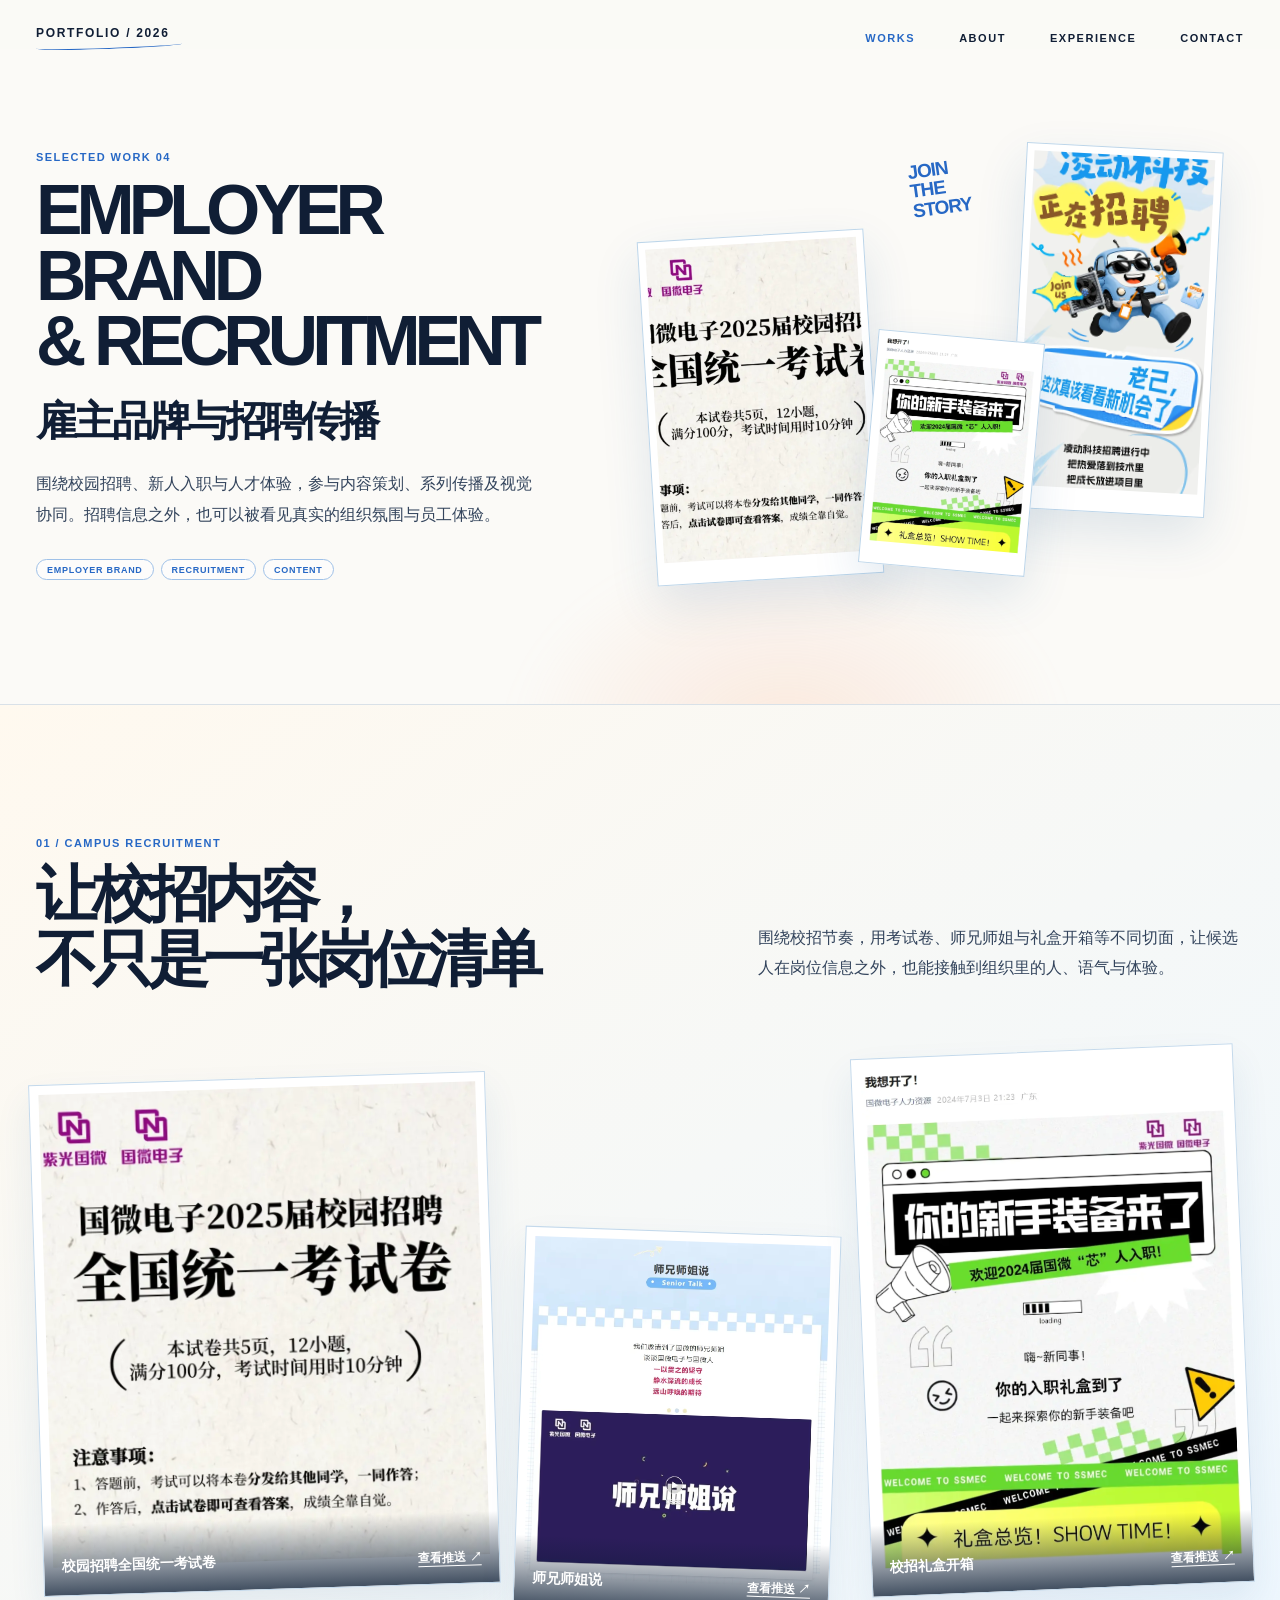
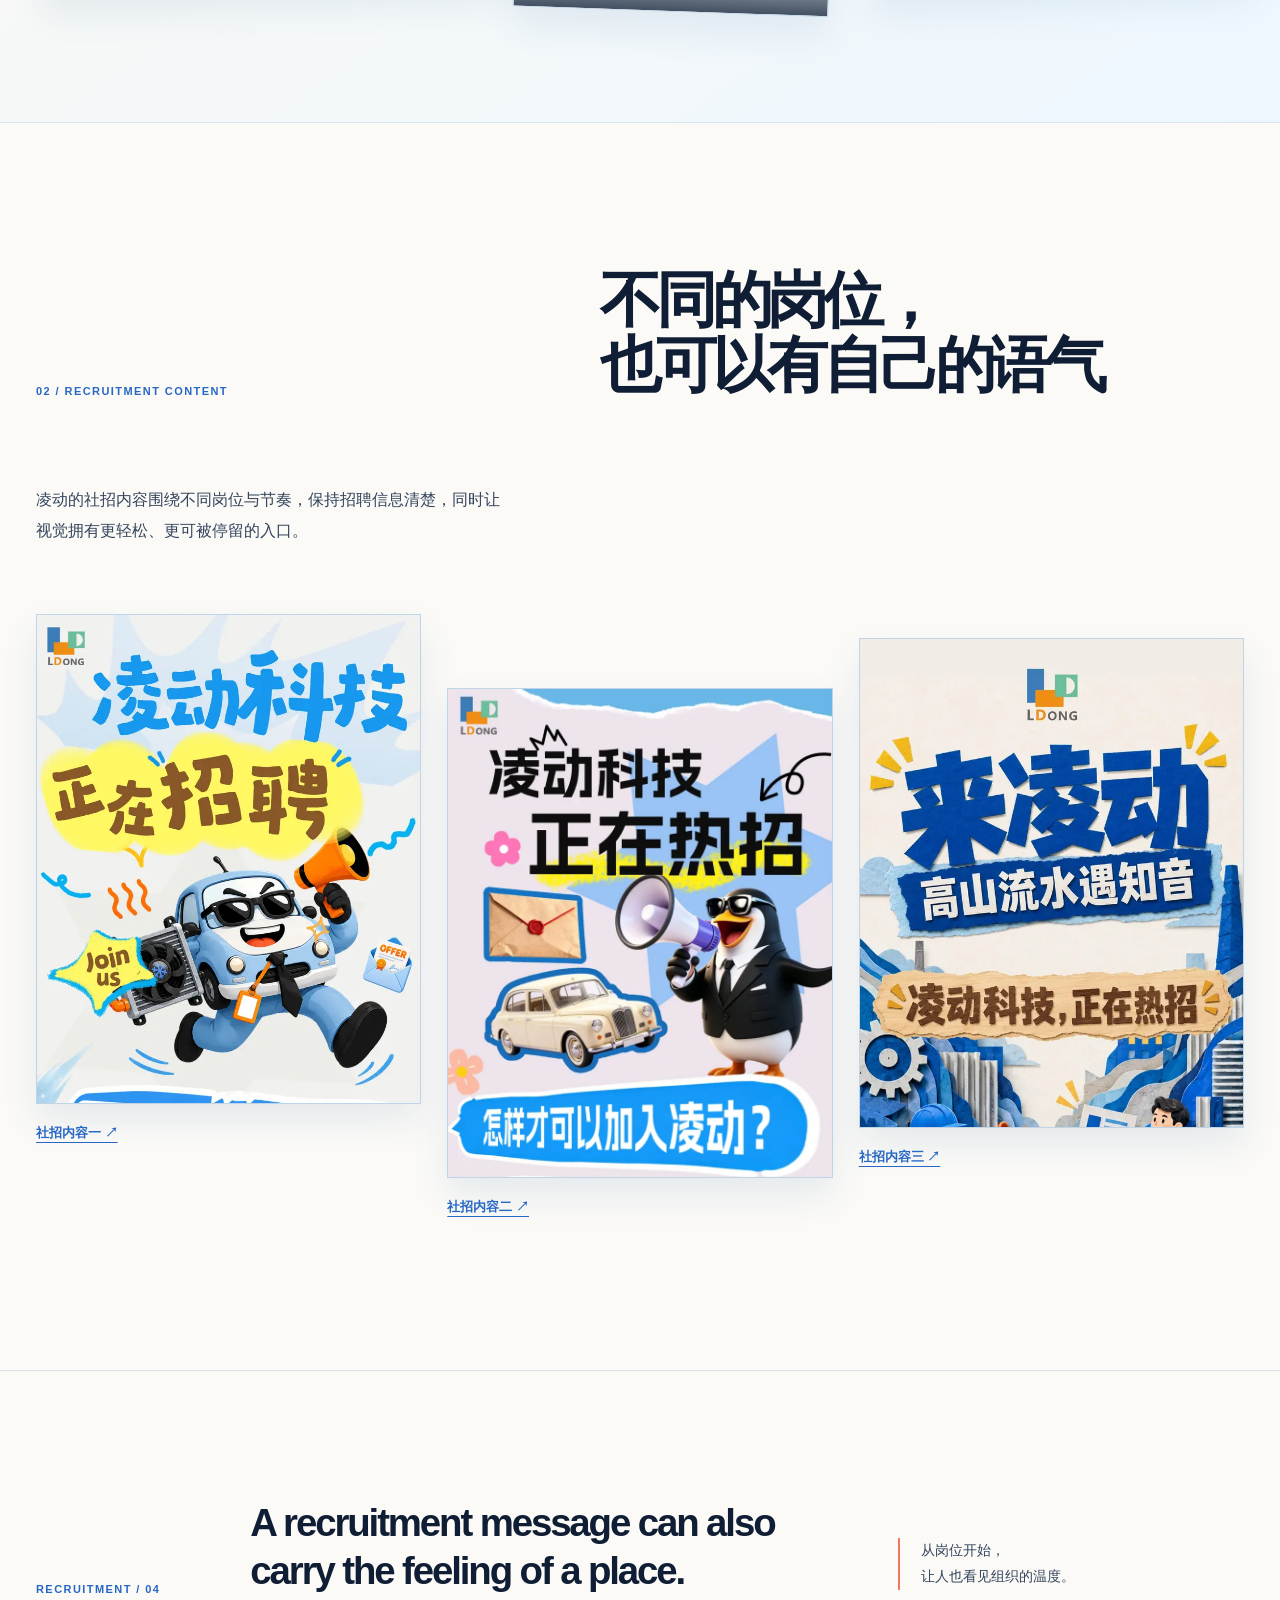
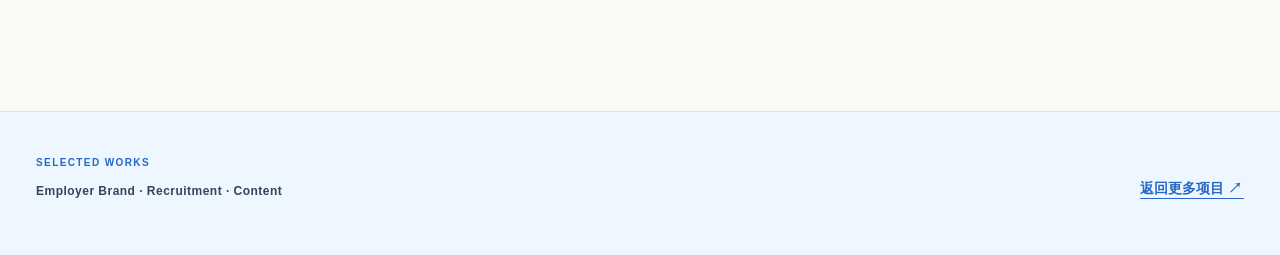
<file: work-employer-brand.html>
<!doctype html>
<html lang="zh-CN"><head><meta charset="utf-8"><meta name="viewport" content="width=device-width, initial-scale=1"><meta name="description" content="李轩然｜雇主品牌与招聘传播"><title>雇主品牌与招聘传播｜李轩然 Portfolio</title><link rel="stylesheet" href="styles.css"></head>
<body class="selected-page employer-page"><header class="topbar"><div class="shell nav"><a class="nav-brand" href="index.html">PORTFOLIO / 2026</a><nav class="nav-links" aria-label="主导航"><a class="active" href="index.html#selected-works">WORKS</a><a href="index.html#about-me">ABOUT</a><a href="index.html#experience">EXPERIENCE</a><a href="index.html#contact">CONTACT</a></nav></div></header>
<main>
<section class="selected-hero employer-hero"><div class="selected-haze haze-two"></div><div class="shell selected-hero-grid"><div class="selected-hero-copy"><div class="eyebrow">SELECTED WORK 04</div><h1>EMPLOYER BRAND<br>&amp; RECRUITMENT</h1><h2>雇主品牌与招聘传播</h2><p>围绕校园招聘、新人入职与人才体验，参与内容策划、系列传播及视觉协同。招聘信息之外，也可以被看见真实的组织氛围与员工体验。</p><div class="selected-tags"><span>EMPLOYER BRAND</span><span>RECRUITMENT</span><span>CONTENT</span></div></div><div class="employer-hero-visual"><figure class="employer-paper-one"><img src="assets/employer/guowei-exam.webp" alt="国微校园招聘考试卷视觉"></figure><figure class="employer-paper-two"><img src="assets/employer/ldong-recruit-01.webp" alt="凌动招聘推送视觉"></figure><figure class="employer-paper-three"><img src="assets/employer/guowei-gift.webp" alt="校招礼盒开箱视觉"></figure><span>JOIN<br>THE<br>STORY</span></div></div></section>
<section class="selected-section employer-guowei"><div class="shell"><div class="selected-heading employer-campus-heading"><div><div class="eyebrow">01 / CAMPUS RECRUITMENT</div><h2>让校招内容，<br>不只是一张岗位清单</h2></div><p>围绕校招节奏，用考试卷、师兄师姐与礼盒开箱等不同切面，让候选人在岗位信息之外，也能接触到组织里的人、语气与体验。</p></div><div class="employer-guowei-grid"><figure class="employer-piece employer-exam"><img src="assets/employer/guowei-exam.webp" loading="lazy" alt="国微电子2025届校园招聘全国统一考试卷"><figcaption><b>校园招聘全国统一考试卷</b><a href="https://mp.weixin.qq.com/s/NwJ6Z4TZyyuF31dwW4b_NQ" target="_blank" rel="noopener noreferrer">查看推送 ↗</a></figcaption></figure><figure class="employer-piece employer-mentor"><img src="assets/employer/guowei-mentors.webp" loading="lazy" alt="师兄师姐说校园招聘视觉"><figcaption><b>师兄师姐说</b><a href="https://mp.weixin.qq.com/s/yjABDgnbV9UvNe6watAvAg" target="_blank" rel="noopener noreferrer">查看推送 ↗</a></figcaption></figure><figure class="employer-piece employer-gift"><img src="assets/employer/guowei-gift.webp" loading="lazy" alt="校招礼盒开箱视觉"><figcaption><b>校招礼盒开箱</b><a href="https://mp.weixin.qq.com/s/Uz3zWBevPBAbHN1z8gTz9Q" target="_blank" rel="noopener noreferrer">查看推送 ↗</a></figcaption></figure></div></div></section>
<section class="selected-section employer-ldong"><div class="shell"><div class="employer-split-heading"><div class="eyebrow">02 / RECRUITMENT CONTENT</div><h2>不同的岗位，<br>也可以有自己的语气</h2><p>凌动的社招内容围绕不同岗位与节奏，保持招聘信息清楚，同时让视觉拥有更轻松、更可被停留的入口。</p></div><div class="employer-ldong-grid"><figure><img src="assets/employer/ldong-recruit-01.webp" loading="lazy" alt="凌动招聘推送一"><figcaption><a href="https://mp.weixin.qq.com/s/5VJZQwyuFlwb59RdMHXZfg" target="_blank" rel="noopener noreferrer">社招内容一 ↗</a></figcaption></figure><figure><img src="assets/employer/ldong-recruit-02.webp" loading="lazy" alt="凌动招聘推送二"><figcaption><a href="https://mp.weixin.qq.com/s/NxGDAHXr8eFn7EXAM5G1sg" target="_blank" rel="noopener noreferrer">社招内容二 ↗</a></figcaption></figure><figure><img src="assets/employer/ldong-recruit-03.webp" loading="lazy" alt="凌动招聘推送三"><figcaption><a href="https://mp.weixin.qq.com/s/O78nXgMiBPkLDZxqOoLFlw" target="_blank" rel="noopener noreferrer">社招内容三 ↗</a></figcaption></figure></div></div></section>
<section class="selected-closing"><div class="shell selected-closing-grid"><div class="eyebrow">RECRUITMENT / 04</div><blockquote>A recruitment message can also<br>carry the feeling of a place.</blockquote><p>从岗位开始，<br>让人也看见组织的温度。</p></div></section>
<section class="selected-info"><div class="shell selected-info-row"><div><span>SELECTED WORKS</span><p>Employer Brand · Recruitment · Content</p></div><a href="index.html#selected-works">返回更多项目 <span>↗</span></a></div></section></main></body></html>
</file>
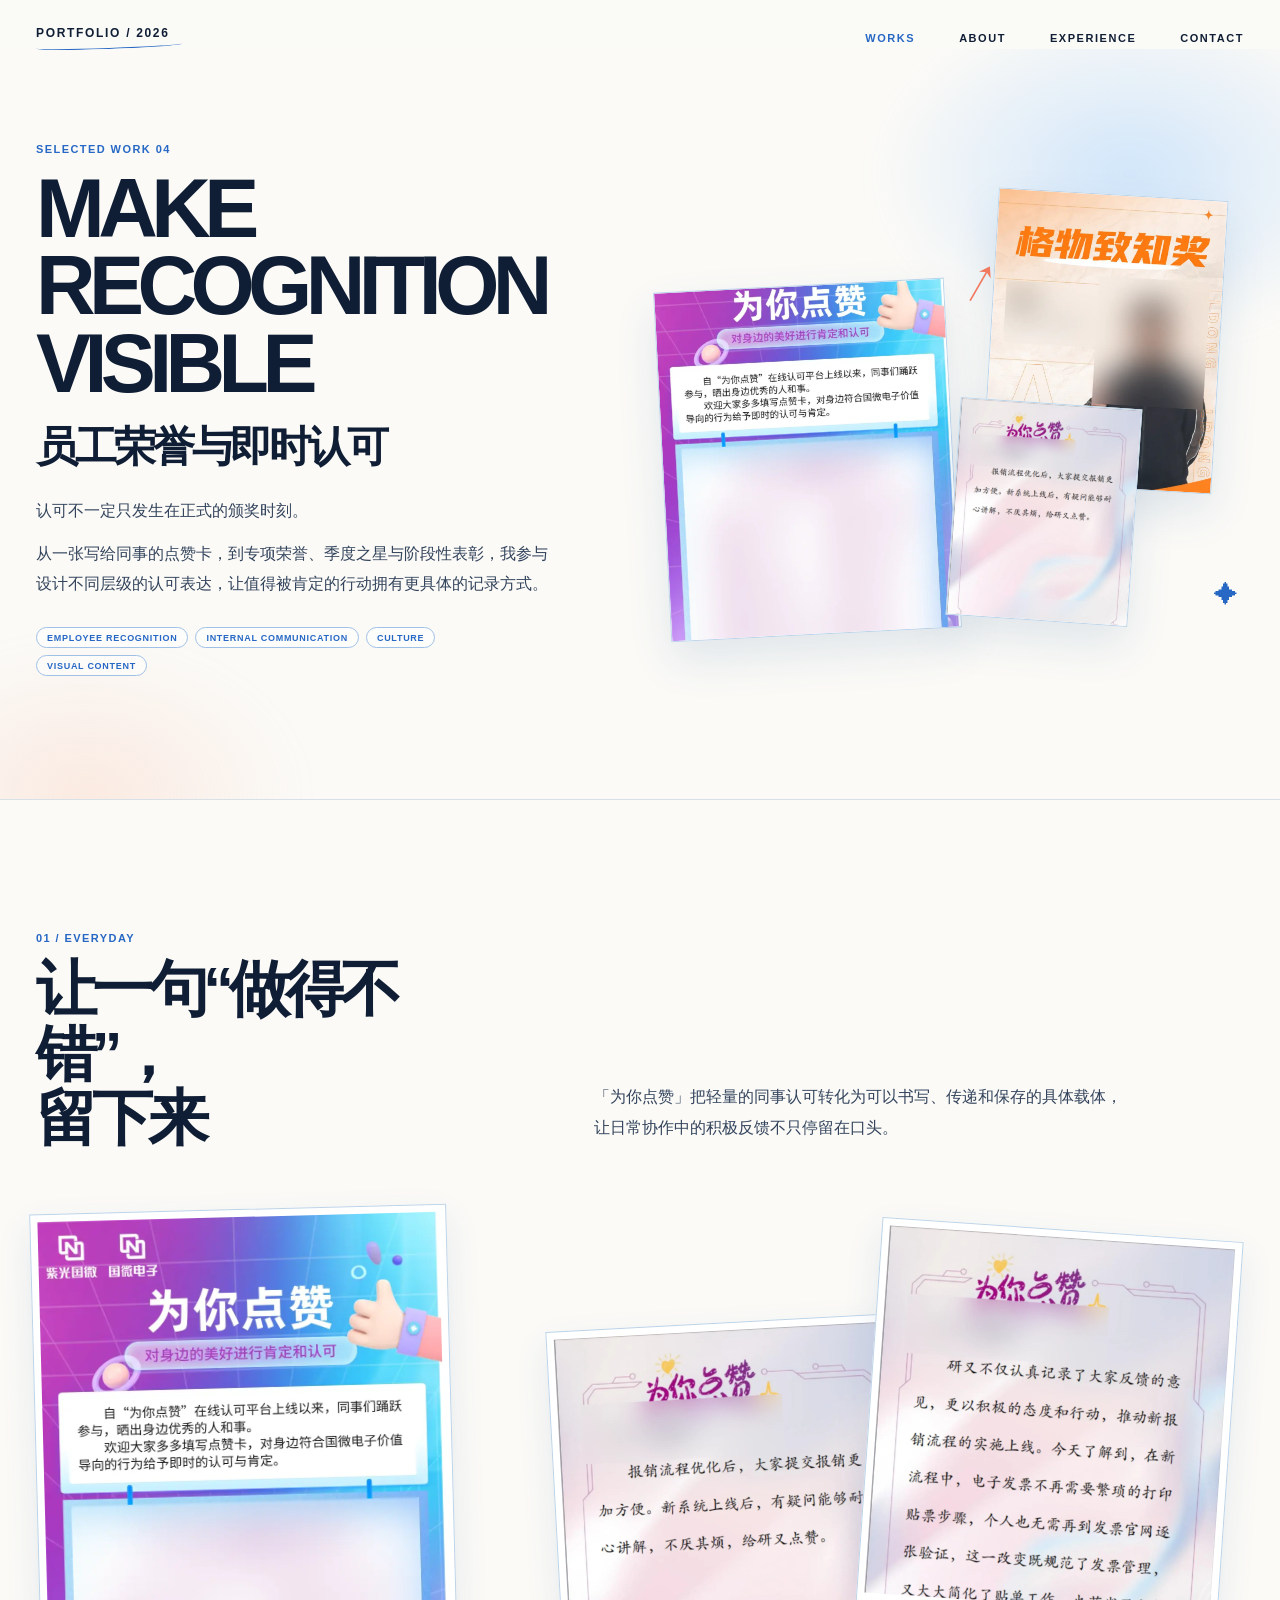
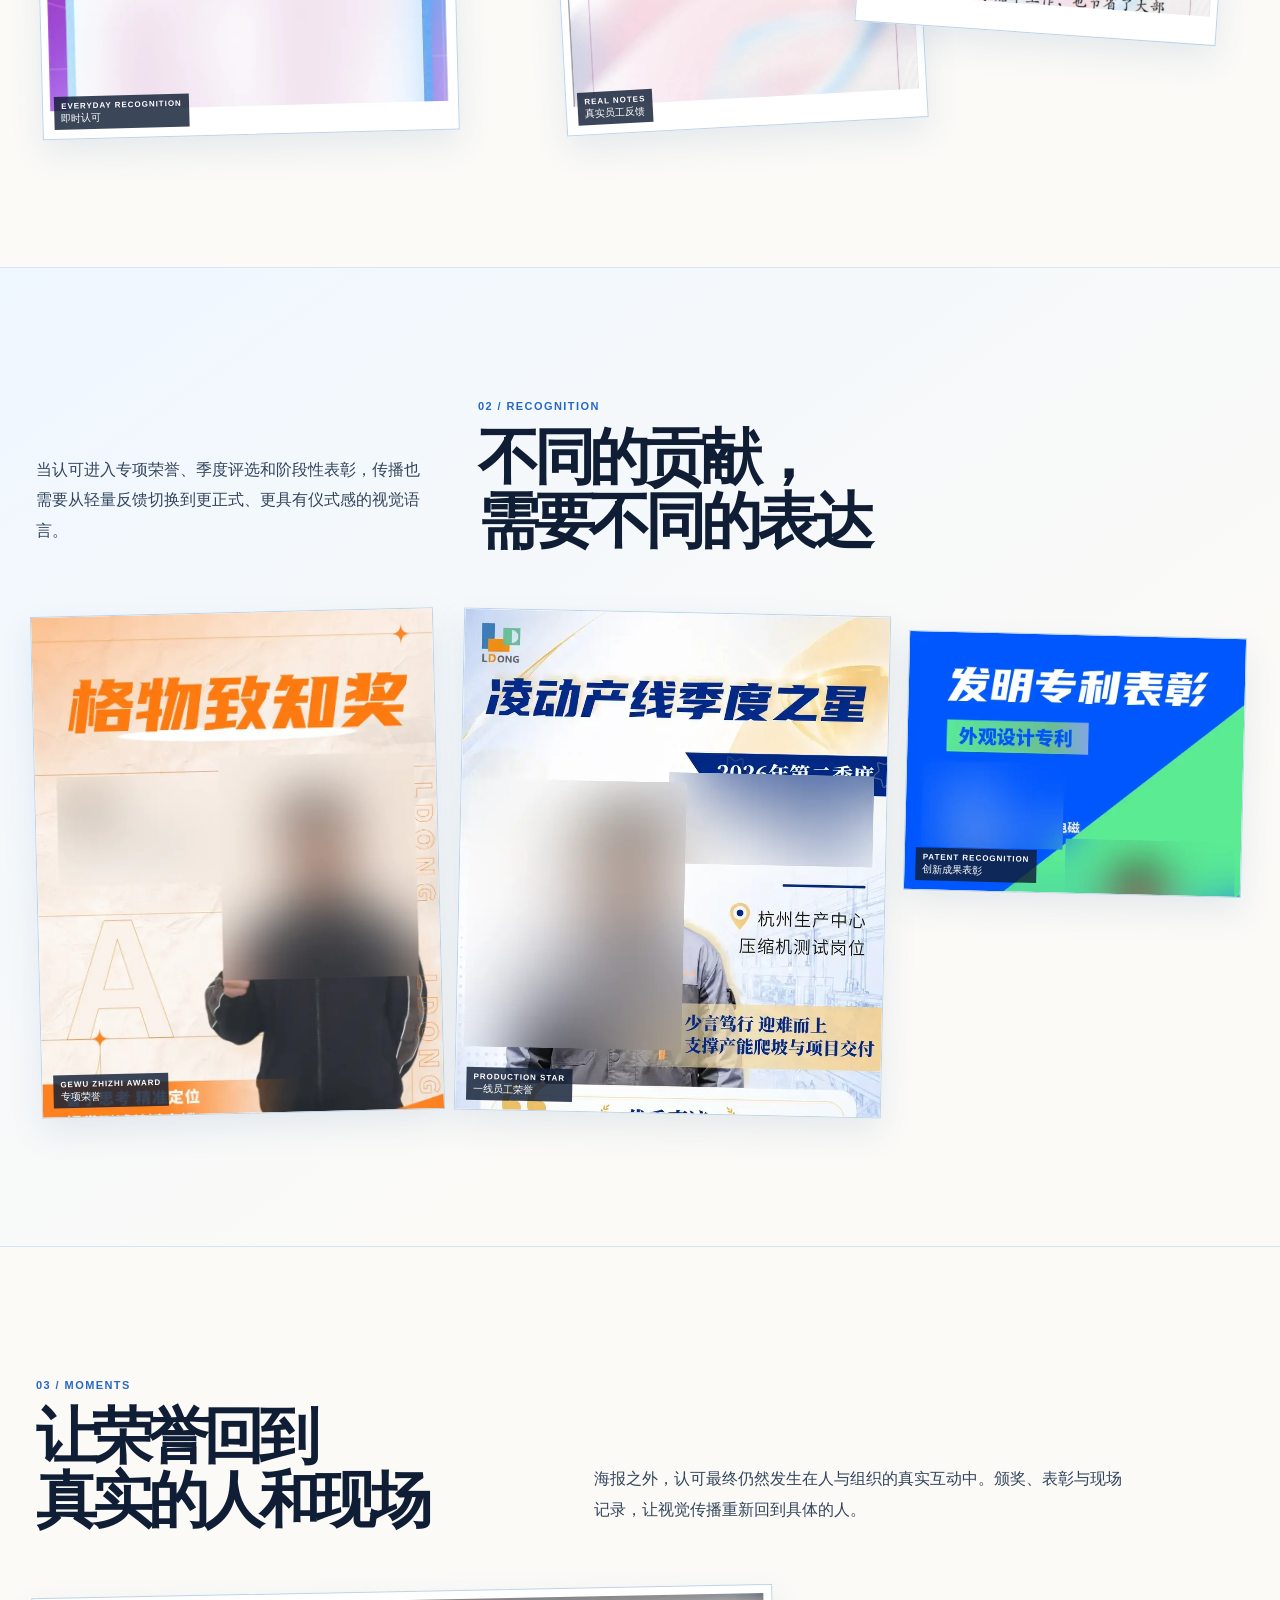
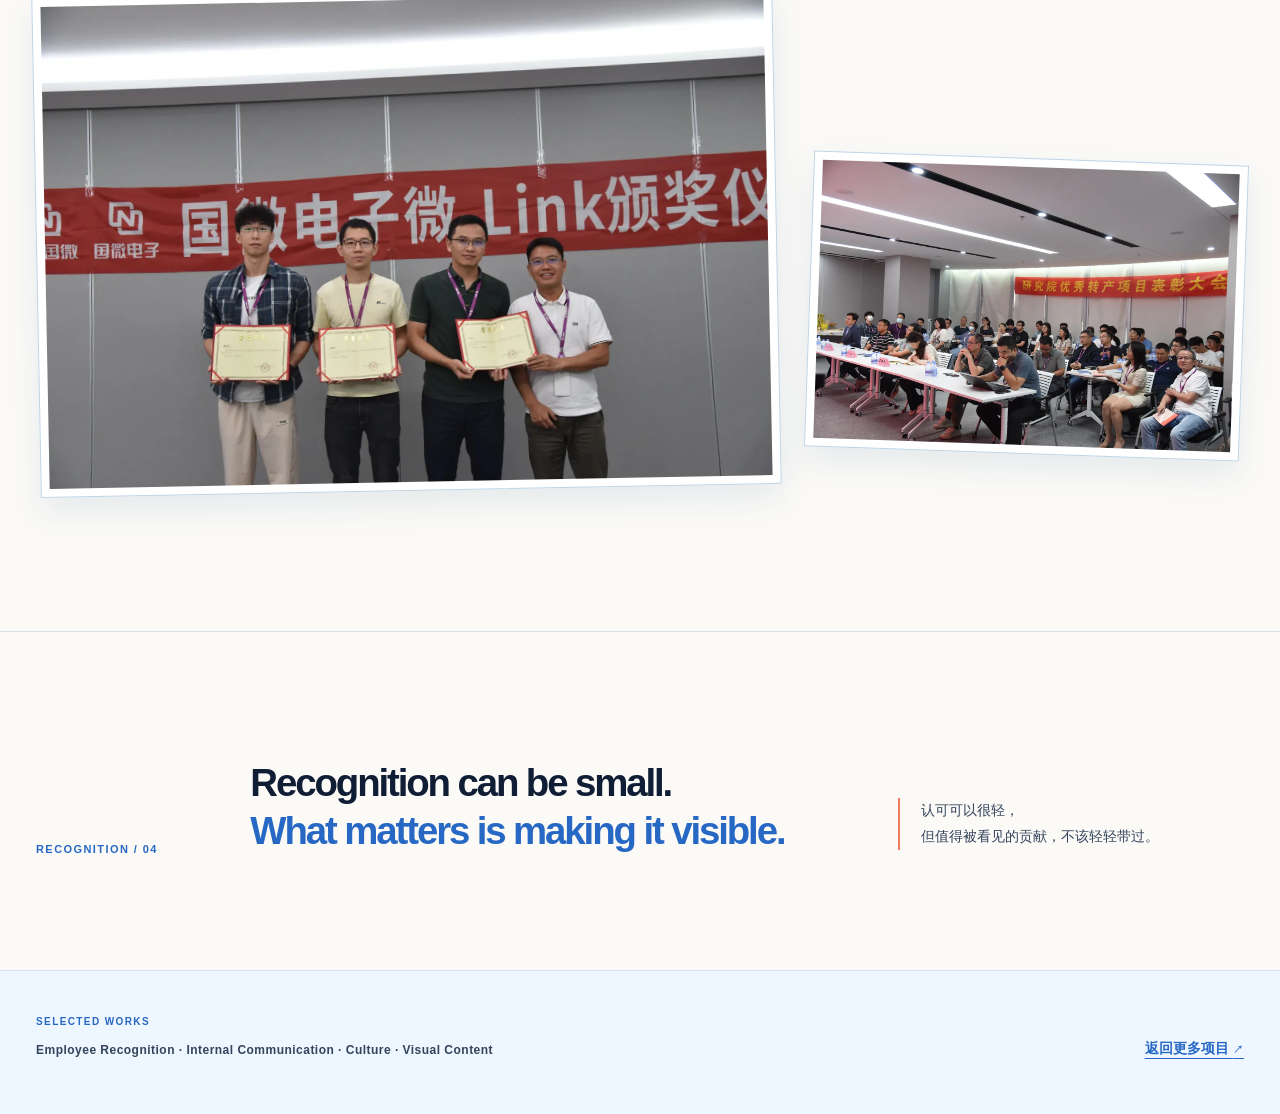
<file: work-recognition.html>
<!doctype html>
<html lang="zh-CN">
<head>
  <meta charset="utf-8">
  <meta name="viewport" content="width=device-width, initial-scale=1">
  <meta name="description" content="李轩然｜员工荣誉与即时认可">
  <title>员工荣誉与即时认可｜李轩然 Portfolio</title>
  <link rel="stylesheet" href="styles.css">
</head>
<body class="recognition-page">
  <header class="topbar">
    <div class="shell nav">
      <a class="nav-brand" href="index.html">PORTFOLIO / 2026</a>
      <nav class="nav-links" aria-label="主导航">
        <a class="active" href="index.html#selected-works">WORKS</a>
        <a href="index.html#about-me">ABOUT</a>
        <a href="index.html#experience">EXPERIENCE</a>
        <a href="index.html#contact">CONTACT</a>
      </nav>
    </div>
  </header>

  <main>
    <section class="recognition-hero">
      <div class="recognition-haze recognition-haze-one"></div>
      <div class="recognition-haze recognition-haze-two"></div>
      <div class="shell recognition-hero-grid">
        <div class="recognition-hero-copy">
          <div class="eyebrow">SELECTED WORK 04</div>
          <h1><span>MAKE RECOGNITION</span><span>VISIBLE</span></h1>
          <h2>员工荣誉与即时认可</h2>
          <p>认可不一定只发生在正式的颁奖时刻。</p>
          <p>从一张写给同事的点赞卡，到专项荣誉、季度之星与阶段性表彰，我参与设计不同层级的认可表达，让值得被肯定的行动拥有更具体的记录方式。</p>
          <div class="recognition-tags" aria-label="项目标签"><span>EMPLOYEE RECOGNITION</span><span>INTERNAL COMMUNICATION</span><span>CULTURE</span><span>VISUAL CONTENT</span></div>
        </div>
        <div class="recognition-hero-collage" aria-label="员工认可项目真实视觉拼贴">
          <figure class="recognition-hero-poster"><img src="assets/work04/everyday-recognition.webp" alt="为你点赞即时认可视觉"></figure>
          <figure class="recognition-hero-award"><img src="assets/work04/gewu-award.webp" alt="格物致知专项荣誉视觉"></figure>
          <figure class="recognition-hero-note"><img src="assets/work04/recognition-note-01.webp" alt="员工书写的匿名点赞卡"></figure>
          <span class="recognition-arrow" aria-hidden="true">↗</span>
          <span class="recognition-star" aria-hidden="true">✦</span>
        </div>
      </div>
    </section>

    <section class="recognition-section recognition-everyday">
      <div class="shell">
        <div class="recognition-heading">
          <div><div class="eyebrow">01 / EVERYDAY</div><h2>让一句“做得不错”，<br>留下来</h2></div>
          <p>「为你点赞」把轻量的同事认可转化为可以书写、传递和保存的具体载体，让日常协作中的积极反馈不只停留在口头。</p>
        </div>
        <div class="everyday-grid">
          <figure class="everyday-poster"><img src="assets/work04/everyday-recognition.webp" loading="lazy" alt="为你点赞即时认可活动视觉"><figcaption><b>EVERYDAY RECOGNITION</b><span>即时认可</span></figcaption></figure>
          <div class="everyday-notes" aria-label="真实员工点赞卡">
            <figure class="recognition-note recognition-note-one"><img src="assets/work04/recognition-note-01.webp" loading="lazy" alt="匿名化员工点赞卡一"><figcaption><b>REAL NOTES</b><span>真实员工反馈</span></figcaption></figure>
            <figure class="recognition-note recognition-note-two"><img src="assets/work04/recognition-note-02.webp" loading="lazy" alt="匿名化员工点赞卡二"></figure>
          </div>
        </div>
      </div>
    </section>

    <section class="recognition-section recognition-formal">
      <div class="shell">
        <div class="recognition-heading recognition-heading-reverse">
          <div><div class="eyebrow">02 / RECOGNITION</div><h2>不同的贡献，<br>需要不同的表达</h2></div>
          <p>当认可进入专项荣誉、季度评选和阶段性表彰，传播也需要从轻量反馈切换到更正式、更具有仪式感的视觉语言。</p>
        </div>
        <div class="formal-grid" aria-label="不同层级的正式荣誉视觉">
          <figure class="formal-piece formal-gewu"><img src="assets/work04/gewu-award.webp" loading="lazy" alt="格物致知奖专项荣誉视觉"><figcaption><b>GEWU ZHIZHI AWARD</b><span>专项荣誉</span></figcaption></figure>
          <figure class="formal-piece formal-patent"><img src="assets/work04/patent-recognition.webp" loading="lazy" alt="专利表彰视觉"><figcaption><b>PATENT RECOGNITION</b><span>创新成果表彰</span></figcaption></figure>
          <figure class="formal-piece formal-production"><img src="assets/work04/production-star.webp" loading="lazy" alt="产线季度之星视觉"><figcaption><b>PRODUCTION STAR</b><span>一线员工荣誉</span></figcaption></figure>
        </div>
      </div>
    </section>

    <section class="recognition-section recognition-moments">
      <div class="shell">
        <div class="recognition-heading">
          <div><div class="eyebrow">03 / MOMENTS</div><h2>让荣誉回到<br>真实的人和现场</h2></div>
          <p>海报之外，认可最终仍然发生在人与组织的真实互动中。颁奖、表彰与现场记录，让视觉传播重新回到具体的人。</p>
        </div>
        <div class="recognition-moments-grid">
          <figure class="ceremony-photo ceremony-photo-main"><img src="assets/work04/microlink-ceremony.webp" loading="lazy" alt="微-Link颁奖现场"></figure>
          <figure class="ceremony-photo ceremony-photo-side"><img src="assets/work04/transfer-ceremony.webp" loading="lazy" alt="转产表彰大会现场"></figure>
        </div>
      </div>
    </section>

    <section class="recognition-closing">
      <div class="shell recognition-closing-grid">
        <div class="eyebrow">RECOGNITION / 04</div>
        <blockquote>Recognition can be small.<br><em>What matters is making it visible.</em></blockquote>
        <p>认可可以很轻，<br>但值得被看见的贡献，不该轻轻带过。</p>
      </div>
    </section>

    <section class="recognition-info">
      <div class="shell recognition-info-row"><div><span>SELECTED WORKS</span><p>Employee Recognition · Internal Communication · Culture · Visual Content</p></div><a href="index.html#selected-works">返回更多项目 <span>↗</span></a></div>
    </section>
  </main>
</body>
</html>
</file>
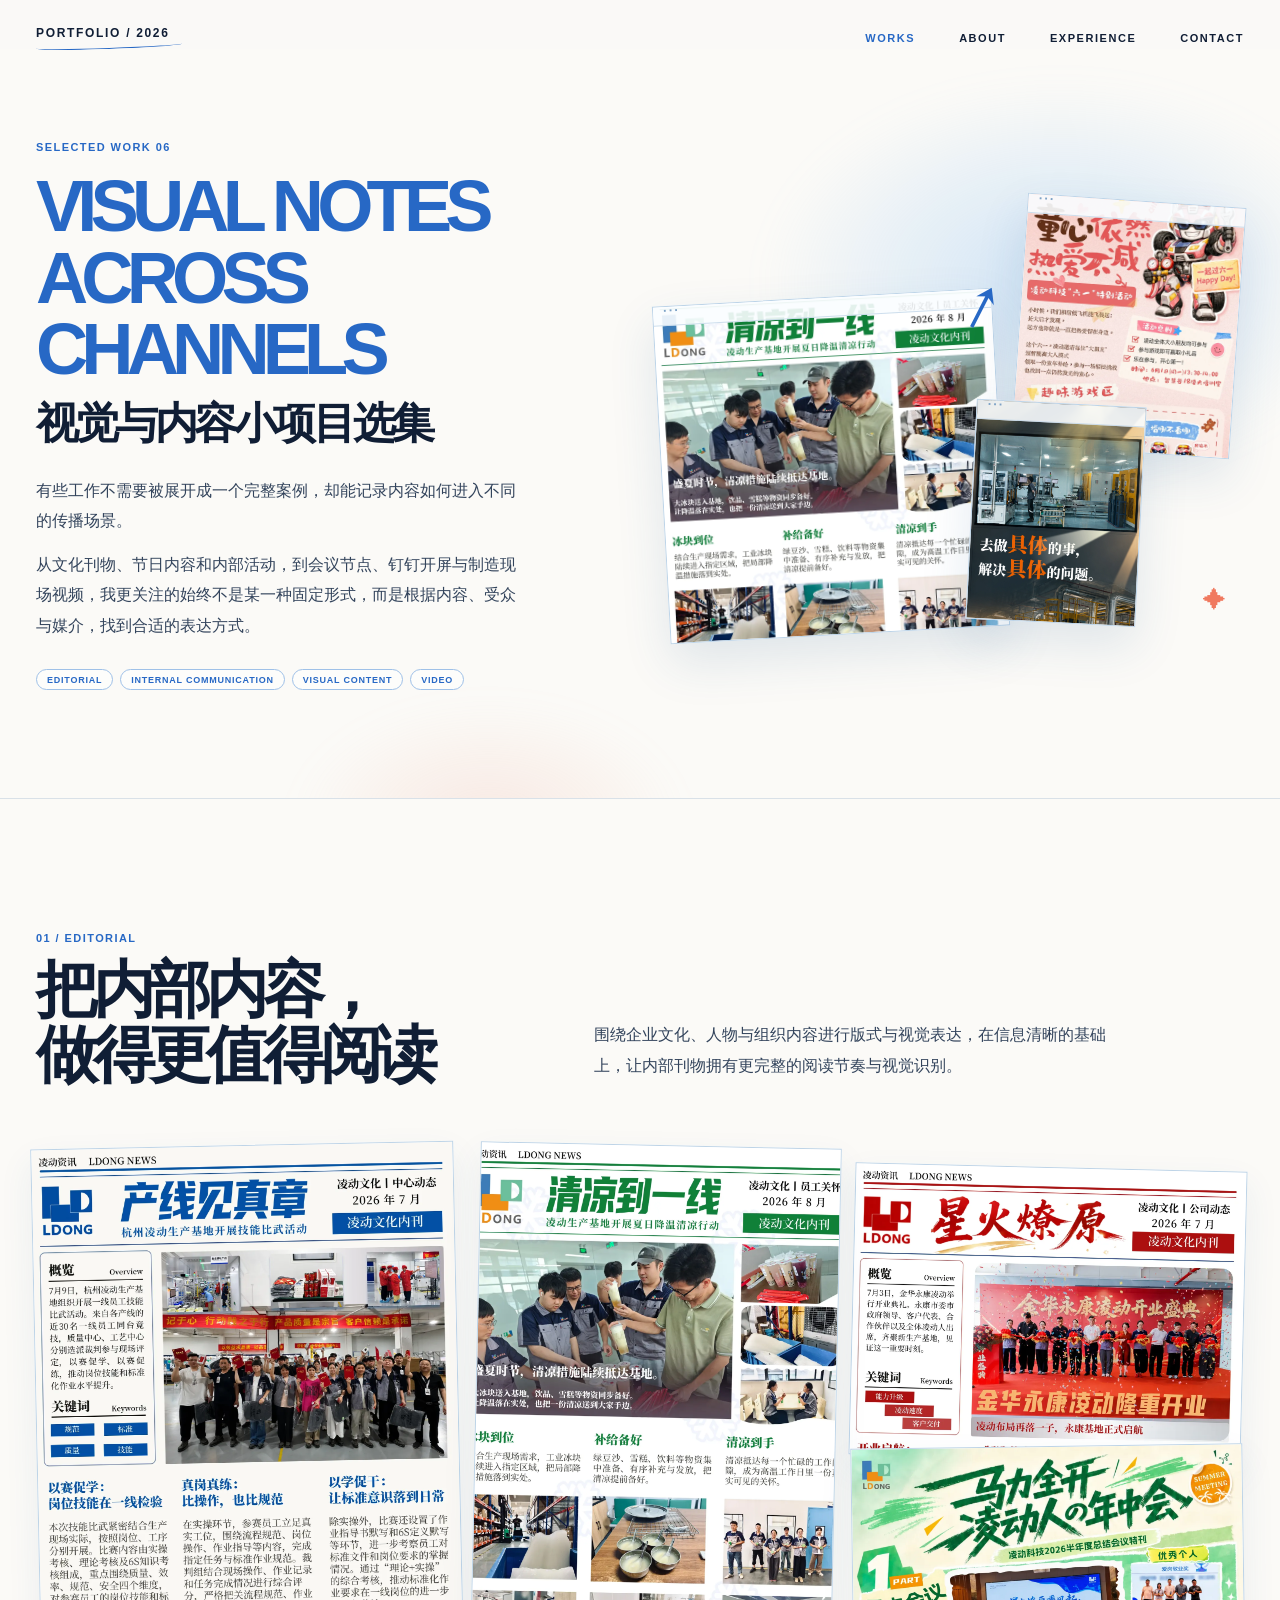
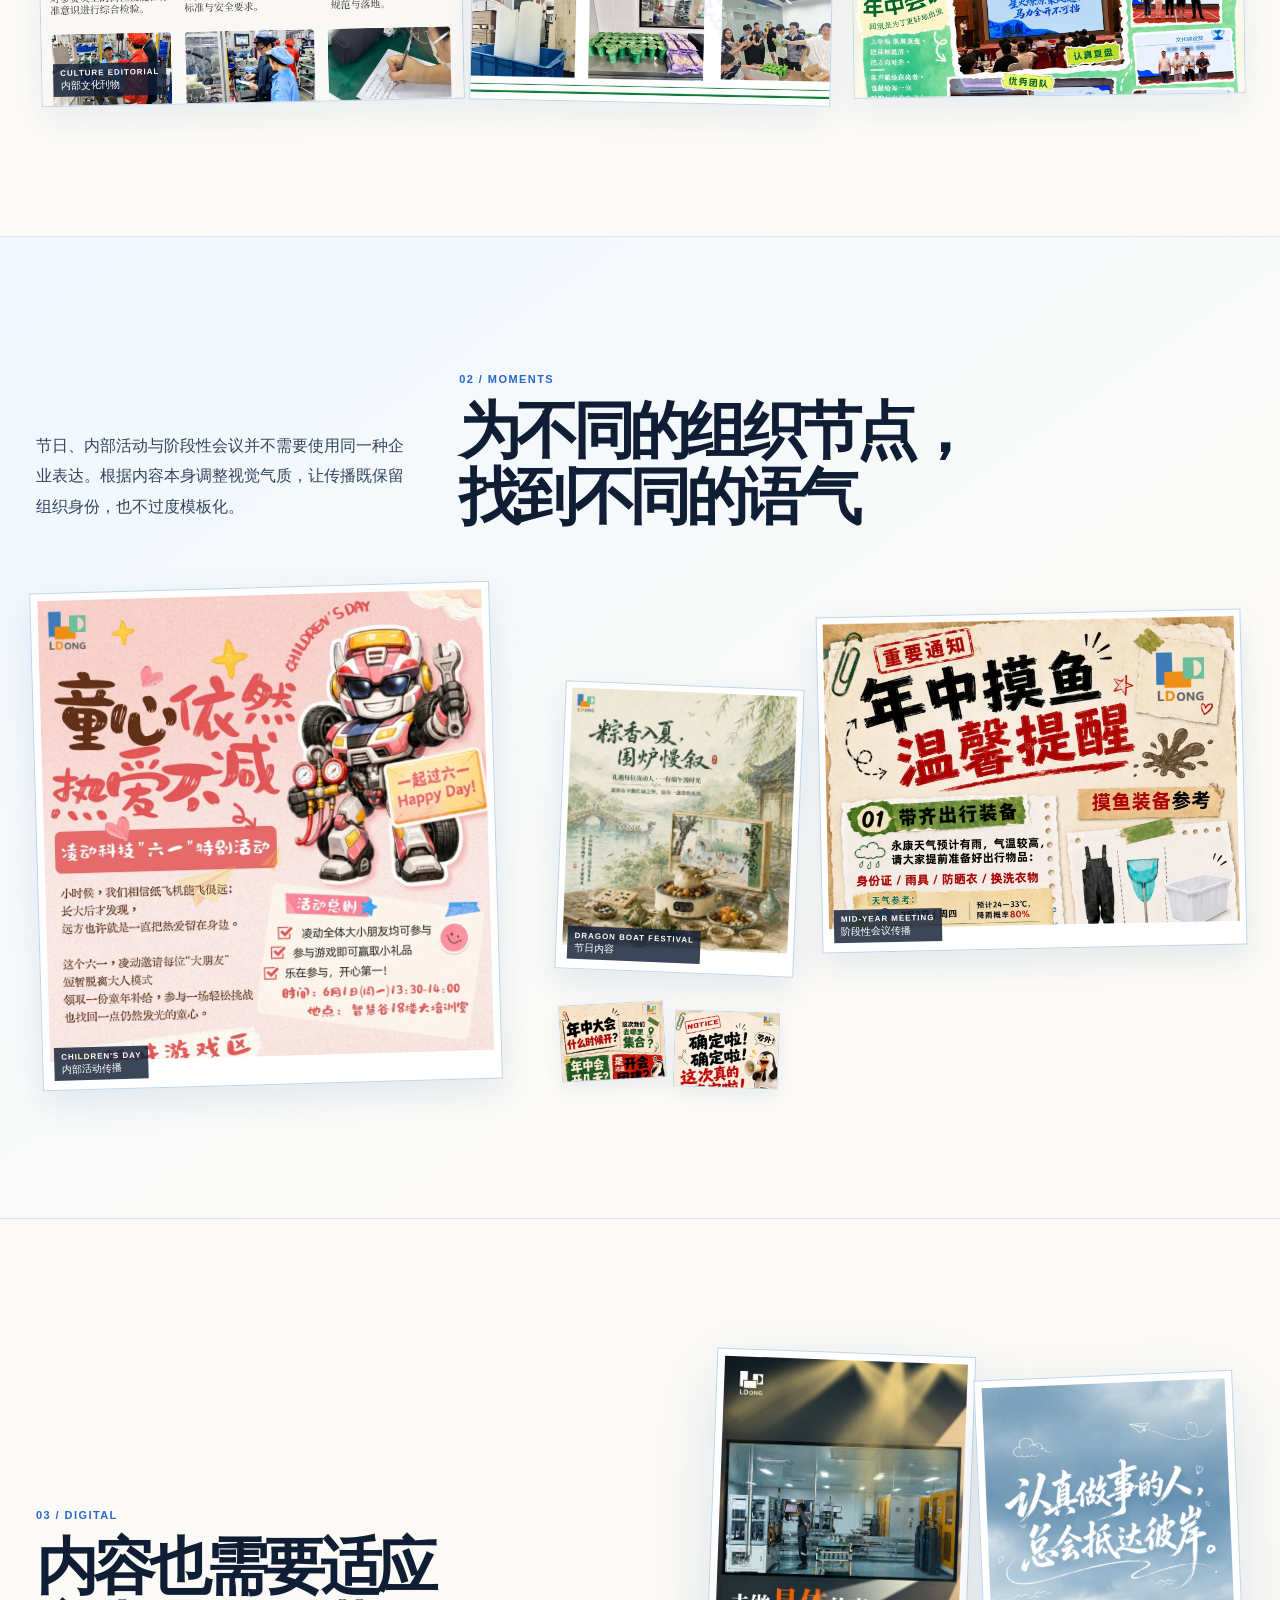
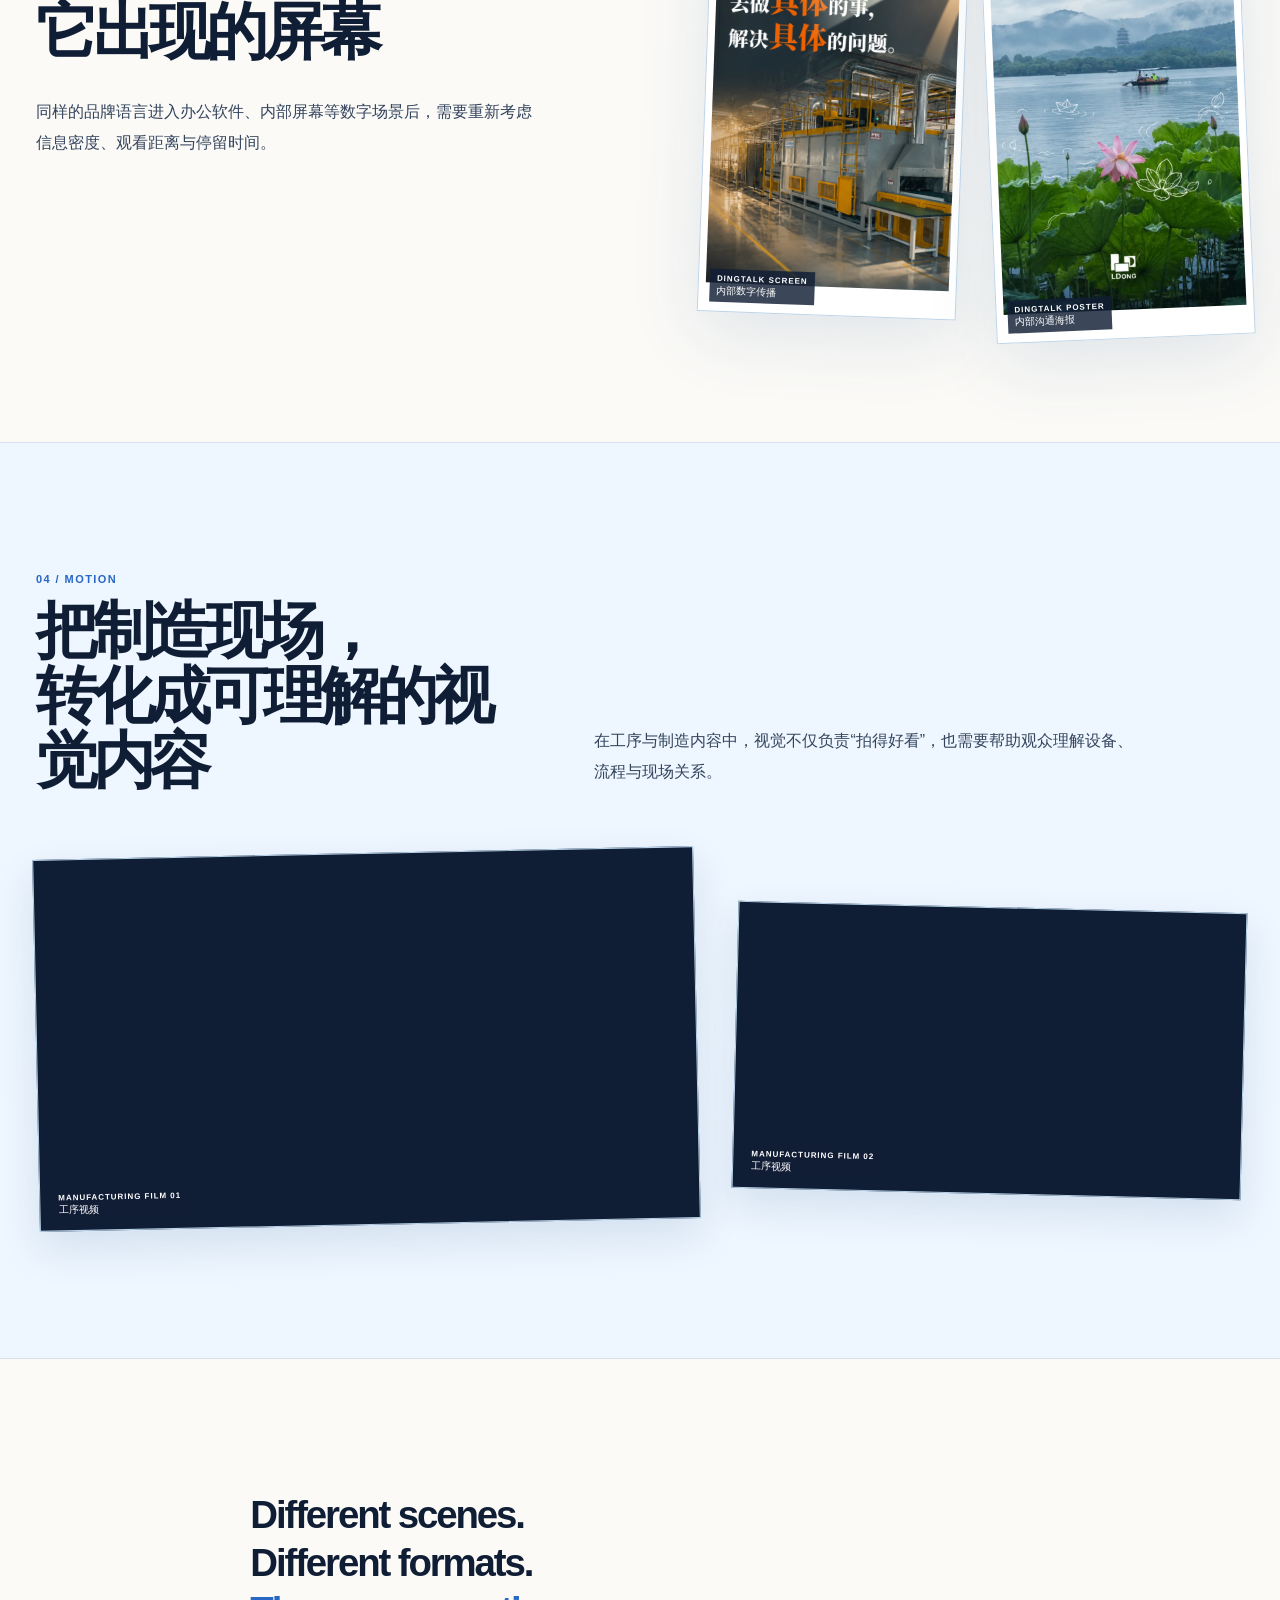
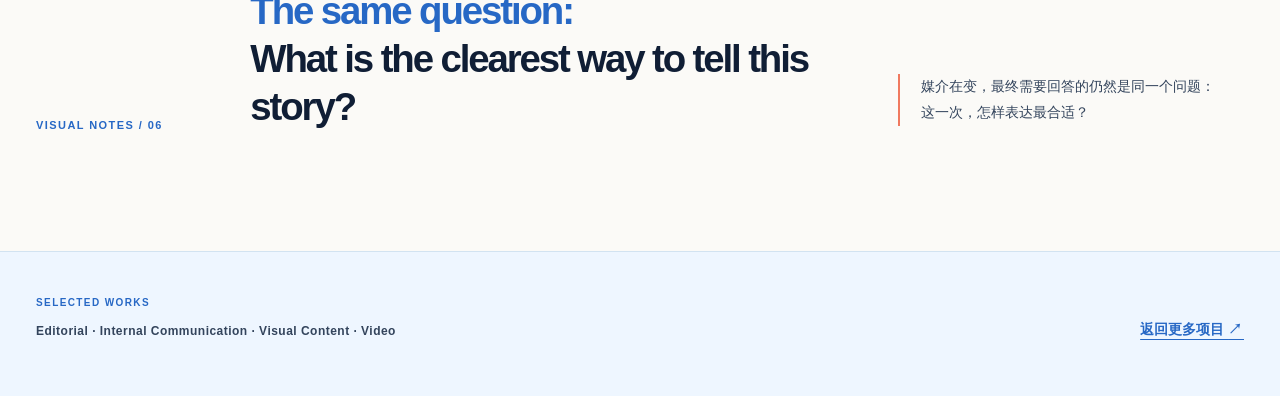
<file: work-visual-notes.html>
<!doctype html>
<html lang="zh-CN">
<head>
  <meta charset="utf-8">
  <meta name="viewport" content="width=device-width, initial-scale=1">
  <meta name="description" content="李轩然｜视觉与内容小项目选集">
  <title>视觉与内容小项目选集｜李轩然 Portfolio</title>
  <link rel="stylesheet" href="styles.css">
</head>
<body class="visual-notes-page">
  <header class="topbar">
    <div class="shell nav">
      <a class="nav-brand" href="index.html">PORTFOLIO / 2026</a>
      <nav class="nav-links" aria-label="主导航">
        <a class="active" href="index.html#selected-works">WORKS</a>
        <a href="index.html#about-me">ABOUT</a>
        <a href="index.html#experience">EXPERIENCE</a>
        <a href="index.html#contact">CONTACT</a>
      </nav>
    </div>
  </header>

  <main>
    <section class="notes-hero">
      <div class="notes-haze notes-haze-one"></div>
      <div class="notes-haze notes-haze-two"></div>
      <div class="shell notes-hero-grid">
        <div class="notes-hero-copy">
          <div class="eyebrow">SELECTED WORK 06</div>
          <h1><span>VISUAL NOTES</span><span>ACROSS CHANNELS</span></h1>
          <h2>视觉与内容小项目选集</h2>
          <p>有些工作不需要被展开成一个完整案例，却能记录内容如何进入不同的传播场景。</p>
          <p>从文化刊物、节日内容和内部活动，到会议节点、钉钉开屏与制造现场视频，我更关注的始终不是某一种固定形式，而是根据内容、受众与媒介，找到合适的表达方式。</p>
          <div class="notes-tags" aria-label="项目标签"><span>EDITORIAL</span><span>INTERNAL COMMUNICATION</span><span>VISUAL CONTENT</span><span>VIDEO</span></div>
        </div>
        <div class="notes-hero-collage" aria-label="真实视觉与内容项目素材拼贴">
          <figure class="notes-hero-paper notes-hero-paper-one"><img src="assets/work06/culture-editorial-03.webp" alt="内部文化刊物版式局部"></figure>
          <figure class="notes-hero-paper notes-hero-paper-two"><img src="assets/work06/childrens-day-poster.webp" alt="六一活动海报局部"></figure>
          <figure class="notes-hero-paper notes-hero-paper-three"><img src="assets/work06/dingtalk-screen-01.webp" alt="钉钉开屏视觉局部"></figure>
          <span class="notes-cursor" aria-hidden="true">↗</span>
          <span class="notes-mark" aria-hidden="true">✦</span>
        </div>
      </div>
    </section>

    <section class="notes-section notes-editorial" id="editorial">
      <div class="shell">
        <div class="notes-heading">
          <div><div class="eyebrow">01 / EDITORIAL</div><h2>把内部内容，<br>做得更值得阅读</h2></div>
          <p>围绕企业文化、人物与组织内容进行版式与视觉表达，在信息清晰的基础上，让内部刊物拥有更完整的阅读节奏与视觉识别。</p>
        </div>
        <div class="culture-editorial-grid" aria-label="四期内部文化刊物">
          <figure class="culture-piece culture-piece-one"><img src="assets/work06/culture-editorial-01.webp" loading="lazy" alt="内部文化刊物第一期"><figcaption><b>CULTURE EDITORIAL</b><span>内部文化刊物</span></figcaption></figure>
          <figure class="culture-piece culture-piece-two"><img src="assets/work06/culture-editorial-02.webp" loading="lazy" alt="内部文化刊物第二期"></figure>
          <figure class="culture-piece culture-piece-three"><img src="assets/work06/culture-editorial-03.webp" loading="lazy" alt="内部文化刊物第三期"></figure>
          <figure class="culture-piece culture-piece-four"><img src="assets/work06/culture-editorial-04.webp" loading="lazy" alt="内部文化刊物第四期"></figure>
        </div>
      </div>
    </section>

    <section class="notes-section notes-moments" id="moments">
      <div class="shell">
        <div class="notes-heading notes-heading-reverse">
          <div><div class="eyebrow">02 / MOMENTS</div><h2>为不同的组织节点，<br>找到不同的语气</h2></div>
          <p>节日、内部活动与阶段性会议并不需要使用同一种企业表达。根据内容本身调整视觉气质，让传播既保留组织身份，也不过度模板化。</p>
        </div>
        <div class="moments-grid">
          <figure class="moment-main"><img src="assets/work06/childrens-day-poster.webp" loading="lazy" alt="六一活动海报"><figcaption><b>CHILDREN'S DAY</b><span>内部活动传播</span></figcaption></figure>
          <div class="moment-side">
            <figure class="moment-dragon"><img src="assets/work06/dragon-boat-poster.webp" loading="lazy" alt="端午节海报"><figcaption><b>DRAGON BOAT FESTIVAL</b><span>节日内容</span></figcaption></figure>
            <figure class="moment-midyear"><img src="assets/work06/midyear-meeting-03.webp" loading="lazy" alt="年中会活动海报"><figcaption><b>MID-YEAR MEETING</b><span>阶段性会议传播</span></figcaption></figure>
          </div>
          <div class="moment-strips" aria-label="年中会系列视觉局部">
            <img src="assets/work06/midyear-meeting-01.webp" loading="lazy" alt="年中会系列视觉一">
            <img src="assets/work06/midyear-meeting-02.webp" loading="lazy" alt="年中会系列视觉二">
          </div>
        </div>
      </div>
    </section>

    <section class="notes-section notes-digital" id="digital">
      <div class="shell notes-digital-grid">
        <div class="notes-heading notes-digital-copy">
          <div><div class="eyebrow">03 / DIGITAL</div><h2>内容也需要适应<br>它出现的屏幕</h2></div>
          <p>同样的品牌语言进入办公软件、内部屏幕等数字场景后，需要重新考虑信息密度、观看距离与停留时间。</p>
        </div>
        <div class="notes-digital-visuals"><figure class="dingtalk-screen"><img src="assets/work06/dingtalk-screen-01.webp" loading="lazy" alt="钉钉开屏视觉"><figcaption><b>DINGTALK SCREEN</b><span>内部数字传播</span></figcaption></figure><figure class="dingtalk-screen dingtalk-poster"><img src="assets/work06/dingtalk-poster-02.webp" loading="lazy" alt="认真做事的人总会抵达彼岸钉钉海报"><figcaption><b>DINGTALK POSTER</b><span>内部沟通海报</span></figcaption></figure></div>
      </div>
    </section>

    <section class="notes-section notes-motion" id="motion">
      <div class="shell">
        <div class="notes-heading">
          <div><div class="eyebrow">04 / MOTION</div><h2>把制造现场，<br>转化成可理解的视觉内容</h2></div>
          <p>在工序与制造内容中，视觉不仅负责“拍得好看”，也需要帮助观众理解设备、流程与现场关系。</p>
        </div>
        <div class="motion-grid">
          <figure class="motion-film motion-film-one"><video muted autoplay loop playsinline preload="none" data-lazy-video aria-label="制造现场工序视频一"><source data-src="assets/work06/manufacturing-film-01.mp4" type="video/mp4"></video><figcaption><b>MANUFACTURING FILM 01</b><span>工序视频</span></figcaption></figure>
          <figure class="motion-film motion-film-two"><video muted autoplay loop playsinline preload="none" data-lazy-video aria-label="制造现场工序视频二"><source data-src="assets/work06/manufacturing-film-02.mp4" type="video/mp4"></video><figcaption><b>MANUFACTURING FILM 02</b><span>工序视频</span></figcaption></figure>
        </div>
      </div>
    </section>

    <section class="notes-closing">
      <div class="shell notes-closing-grid">
        <div class="eyebrow">VISUAL NOTES / 06</div>
        <blockquote>Different scenes.<br>Different formats.<br><em>The same question:</em><br>What is the clearest way to tell this story?</blockquote>
        <p>媒介在变，最终需要回答的仍然是同一个问题：<br>这一次，怎样表达最合适？</p>
      </div>
    </section>

    <section class="notes-info">
      <div class="shell notes-info-row"><div><span>SELECTED WORKS</span><p>Editorial · Internal Communication · Visual Content · Video</p></div><a href="index.html#selected-works">返回更多项目 <span>↗</span></a></div>
    </section>
  </main>
  <script src="script.js"></script>
</body>
</html>
</file>
<file: styles.css>
:root {
  --paper: #fbfaf7;
  --paper-blue: #eef6ff;
  --paper-pink: #fbf1ee;
  --ink: #101e35;
  --ink-soft: #33445c;
  --muted: #718096;
  --line: #d9e1e8;
  --blue: #2768c5;
  --blue-deep: #1e55ac;
  --blue-light: #bcdcff;
  --blue-pale: #e7f2ff;
  --coral: #f0795f;
  --white: #fff;
  --max: 1240px;
  --radius: 20px;
  --shadow: 0 22px 70px rgba(29, 83, 139, .12);
  --sans: "Noto Sans CJK SC", "Source Han Sans SC", "PingFang SC", "Microsoft YaHei", Arial, sans-serif;
  --display: "Noto Sans CJK SC", "Source Han Sans SC", "PingFang SC", "Microsoft YaHei", Arial, sans-serif;
  --latin: "Avenir Next", Avenir, "Helvetica Neue", "SF Pro Display", Inter, "Segoe UI", Arial, sans-serif;
  --latin-display: "Avenir Next", Avenir, "Helvetica Neue", "SF Pro Display", Inter, "Segoe UI", Arial, sans-serif;
  --mono: "IBM Plex Mono", "SFMono-Regular", "Cascadia Mono", Consolas, "Liberation Mono", monospace;
  --scribble: "Segoe Print", "Comic Sans MS", cursive;
}
* { box-sizing: border-box; }
html { scroll-behavior: smooth; }
body { margin:0; color:var(--ink); background:var(--paper); font-family:var(--sans); font-size:16px; line-height:1.7; -webkit-font-smoothing:antialiased; }
a { color:inherit; text-decoration:none; }
button { font:inherit; }
.shell { width:min(calc(100% - 72px), var(--max)); margin:0 auto; }

.topbar { position:relative; z-index:30; padding:26px 0 0; }
.nav { display:flex; align-items:center; justify-content:space-between; gap:30px; }
.nav-brand { font:700 12px var(--latin-display); letter-spacing:.14em; color:var(--ink); position:relative; padding-bottom:9px; }
.nav-brand::after { content:""; position:absolute; left:0; right:-12px; bottom:0; height:5px; border-bottom:1.5px solid var(--blue); border-radius:50%; transform:rotate(-2deg); }
.nav-links { display:flex; align-items:center; gap:44px; font:700 11px var(--latin); letter-spacing:.14em; }
.nav-links a { transition:color .2s ease; }
.nav-links a:hover, .nav-links a.active { color:var(--blue); }
.eyebrow { color:var(--blue); font:700 11px var(--latin); letter-spacing:.13em; text-transform:uppercase; }

.hero { min-height:700px; position:relative; overflow:hidden; padding:106px 0 55px; }
.hero::before { content:""; position:absolute; width:620px; height:380px; right:-80px; top:18px; background:radial-gradient(ellipse, rgba(148,198,255,.47), rgba(148,198,255,0) 68%); filter:blur(11px); pointer-events:none; }
.hero::after { content:""; position:absolute; width:470px; height:220px; left:-130px; bottom:-90px; background:radial-gradient(ellipse, rgba(122,183,250,.28), rgba(122,183,250,0) 72%); filter:blur(22px); pointer-events:none; }
.hero-grid { display:grid; grid-template-columns:minmax(0,1.1fr) minmax(330px,.9fr); gap:72px; position:relative; z-index:1; }
.hero-copy { padding-top:13px; }
.hero-name { margin:0; font-family:var(--display); font-size:clamp(65px, 8.5vw, 124px); font-weight:800; letter-spacing:-.09em; line-height:.98; }
.hero-role { margin:28px 0 28px; font-size:clamp(26px,3.1vw,48px); font-weight:760; letter-spacing:-.075em; line-height:1.08; }
.hero-lede { max-width:520px; margin:0 0 35px; font-size:20px; line-height:1.75; letter-spacing:-.025em; }
.hero-lede::before { content:"✦"; color:var(--blue); font-size:17px; margin-right:12px; vertical-align:2px; }
.hero-actions { display:flex; gap:14px; flex-wrap:wrap; }
.button { display:inline-flex; align-items:center; justify-content:center; gap:10px; min-width:145px; padding:12px 20px; border-radius:5px; border:1px solid var(--ink); font-weight:700; font-size:13px; transition:transform .2s, box-shadow .2s, background .2s, color .2s; }
.button:hover { transform:translateY(-2px); box-shadow:0 8px 22px rgba(31,88,146,.13); }
.button-primary { background:var(--blue); color:var(--white); border-color:var(--blue); }
.button-primary:hover { background:var(--blue-deep); }
.button-outline { background:rgba(255,255,255,.35); }
.button-outline:hover { color:var(--blue); border-color:var(--blue); }
.button .download-icon { font-size:17px; line-height:1; }

.hero-art { min-height:390px; position:relative; }
.hero-words { position:absolute; right:28px; top:28px; color:var(--blue); font:700 17px/1.65 var(--latin-display); letter-spacing:.12em; transform:rotate(-6deg); }
.hero-words::after { content:""; position:absolute; width:52px; height:34px; right:-46px; bottom:-10px; border-right:1.5px solid var(--blue); border-bottom:1.5px solid var(--blue); border-radius:0 0 22px 0; transform:rotate(25deg); }
.hero-words::before { content:""; position:absolute; right:-52px; bottom:3px; width:9px; height:9px; border-right:1.5px solid var(--blue); border-bottom:1.5px solid var(--blue); transform:rotate(45deg); }
.star { position:absolute; color:var(--blue); font-size:24px; line-height:1; }
.star.one { left:-8px; top:142px; }
.star.two { right:-4px; top:118px; font-size:19px; }
.star.three { right:18px; top:165px; font-size:15px; }
.hero-sketch { position:absolute; right:55px; bottom:55px; width:360px; height:210px; color:#7193bb; transform:rotate(-2deg); }
.hero-sketch path, .hero-sketch line, .hero-sketch circle, .hero-sketch rect { fill:none; stroke:currentColor; stroke-width:1.3; stroke-linecap:round; stroke-linejoin:round; }
.hero-sketch .soft { stroke:#9ab7d6; }
.scribble-loop { position:absolute; left:40px; bottom:28px; width:200px; height:58px; border-top:1.5px solid var(--blue-light); border-radius:50%; transform:rotate(-8deg); }
.scribble-loop::after { content:""; position:absolute; left:38px; top:3px; width:100px; height:53px; border:1.5px solid var(--blue-light); border-left-color:transparent; border-radius:50%; transform:rotate(-21deg); }
.scroll-note { position:absolute; right:4px; bottom:5px; color:var(--ink); font:600 11px var(--latin); letter-spacing:.15em; transform:rotate(-6deg); text-transform:uppercase; }
.scroll-note::after { content:"↓"; display:block; text-align:center; font:24px var(--sans); margin-top:2px; }

.metrics { position:relative; z-index:2; margin-top:32px; padding:31px 35px; border:1px solid rgba(198,213,228,.8); border-radius:18px; background:rgba(255,255,255,.63); box-shadow:0 14px 40px rgba(66,108,149,.04); }
.metrics-grid { display:grid; grid-template-columns:repeat(4,1fr); }
.metric { min-height:118px; padding:2px 28px 0 31px; border-right:1px solid var(--line); position:relative; display:grid; grid-template-columns:30px minmax(0,1fr); grid-template-rows:36px minmax(45px,auto); column-gap:12px; align-items:start; }
.metric:first-child { padding-left:40px; }
.metric:last-child { border-right:0; }
.metric-icon { position:static; grid-column:1; grid-row:1; width:29px; height:29px; margin-top:1px; color:var(--blue); }
.metric:first-child .metric-icon { left:auto; }
.metric-icon path, .metric-icon line, .metric-icon circle, .metric-icon rect { fill:none; stroke:currentColor; stroke-width:1.5; stroke-linecap:round; stroke-linejoin:round; }
.metric-title { grid-column:2; grid-row:1; display:block; min-height:31px; color:var(--blue); font:800 12px/1.28 var(--latin-display); letter-spacing:.105em; white-space:nowrap; }
.metric-title b { font-size:23px; letter-spacing:-.055em; margin-right:6px; }
.metric-title.long { font-size:11px; line-height:1.42; letter-spacing:.07em; white-space:normal; }
.metric-copy { grid-column:2; grid-row:2; max-width:170px; margin:10px 0 0; font-size:13px; line-height:1.6; }

.section { padding:122px 0; position:relative; }
.section-head { display:flex; justify-content:space-between; align-items:flex-end; gap:30px; margin-bottom:31px; }
.section-kicker { color:var(--blue); font:800 11px var(--latin); letter-spacing:.15em; }
.section-title { margin:10px 0 0; font-size:clamp(34px,4.7vw,62px); line-height:1.04; letter-spacing:-.08em; }
.hand-note { color:var(--blue); font:500 16px/1.45 var(--scribble); text-align:right; transform:rotate(-4deg); }
.hand-note::after { content:""; display:block; width:72px; height:8px; border-bottom:1.5px solid var(--blue); border-radius:50%; transform:rotate(-4deg); margin-left:auto; }

.case-card { position:relative; display:block; overflow:hidden; border:1px solid rgba(196,212,226,.92); border-radius:17px; transition:transform .3s, box-shadow .3s, border-color .3s; }
.case-card:hover { transform:translateY(-5px); box-shadow:var(--shadow); border-color:#9bbfe1; }
.case-main { min-height:420px; padding:32px 33px; background:linear-gradient(116deg, #edf6ff 1%, #d9eafa 65%, #eef6fc 100%); }
.case-main-grid { display:grid; grid-template-columns:minmax(270px,.8fr) minmax(0,1.2fr); min-height:350px; gap:15px; align-items:center; }
.case-number { color:var(--blue); font-size:62px; line-height:.85; letter-spacing:-.08em; font-weight:760; }
.case-number::after { content:"〰"; display:inline-block; color:var(--coral); font-size:33px; vertical-align:12px; margin-left:13px; transform:rotate(-12deg); }
.case-main h3 { max-width:370px; margin:17px 0 11px; font-size:clamp(27px,3vw,40px); line-height:1.14; letter-spacing:-.075em; }
.case-subtitle { color:var(--blue); font-weight:700; font-size:14px; margin-bottom:10px; }
.case-main p { max-width:385px; color:var(--ink-soft); font-size:13px; line-height:1.75; margin:0; }
.case-tags { display:flex; gap:8px; flex-wrap:wrap; margin-top:17px; }
.case-tag { color:var(--blue); border:1px solid #8fb8e4; border-radius:999px; padding:4px 12px 3px; font:700 10px var(--latin); letter-spacing:.1em; background:rgba(255,255,255,.4); }
.case-link { display:inline-flex; gap:9px; align-items:center; margin-top:24px; color:var(--ink); font-weight:700; font-size:13px; text-decoration:underline; text-underline-offset:4px; }
.case-link span { color:var(--blue); font-size:20px; line-height:1; }

.site-preview { min-height:340px; position:relative; display:flex; align-items:center; justify-content:center; }
.site-window { position:relative; width:100%; max-width:570px; aspect-ratio:1.56; margin-left:16px; border:1px solid rgba(121,161,198,.42); border-radius:11px; background:rgba(255,255,255,.78); box-shadow:0 14px 34px rgba(35,88,130,.15); transform:rotate(-2.8deg); overflow:hidden; }
.site-chrome { height:21px; display:flex; align-items:center; gap:4px; padding:0 10px; border-bottom:1px solid #d7e4ee; background:#f9fcff; }
.site-chrome i { width:5px; height:5px; border-radius:50%; background:#a8c8e7; }
.site-chrome span { height:5px; width:115px; margin-left:11px; border-radius:5px; background:#dce8f1; }
.site-hero { position:relative; height:58%; padding:21px 25px; overflow:hidden; background:linear-gradient(151deg,#1470bc,#78aedd 72%,#d9eafa); color:#fff; }
.site-hero::before { content:""; position:absolute; width:260px; height:100px; left:125px; bottom:-57px; border:1px solid rgba(255,255,255,.37); border-radius:50%; transform:rotate(-7deg); box-shadow:0 -15px 0 rgba(255,255,255,.11), 0 -30px 0 rgba(255,255,255,.06); }
.site-hero::after { content:""; position:absolute; width:130px; height:130px; right:25px; top:16px; border-radius:50%; background:rgba(255,255,255,.15); filter:blur(9px); }
.site-label { position:relative; z-index:1; font:800 7px var(--latin); letter-spacing:.1em; }
.site-headline { position:relative; z-index:1; max-width:180px; margin-top:24px; font-size:18px; line-height:1.18; font-weight:760; letter-spacing:-.06em; }
.site-caption { position:relative; z-index:1; margin-top:7px; font-size:6px; color:rgba(255,255,255,.78); }
.site-product { position:absolute; right:24px; bottom:-5px; width:140px; height:92px; border:2px solid rgba(255,255,255,.8); border-radius:9px 17px 12px 13px; transform:skew(-9deg) rotate(-8deg); opacity:.8; }
.site-product::before, .site-product::after { content:""; position:absolute; inset:10px 12px; border:1px solid rgba(255,255,255,.62); border-radius:7px; }
.site-product::after { inset:24px -9px 18px auto; width:15px; border-radius:0 8px 8px 0; }
.site-bottom { display:grid; grid-template-columns:repeat(3,1fr); gap:10px; padding:11px 19px; }
.site-bottom i { height:31px; border-radius:5px; background:#f3f7fb; border:1px solid #e6edf2; }
.site-tape { position:absolute; right:-14px; top:5px; width:65px; height:19px; background:rgba(65,112,180,.45); transform:rotate(48deg); }

.case-secondary { margin-top:18px; padding:29px 34px; min-height:310px; background:linear-gradient(116deg,#fff8f5,#fffdfb 56%,#f8f1ef); }
.case-secondary-grid { display:grid; grid-template-columns:minmax(270px,.82fr) minmax(0,1.18fr); gap:30px; align-items:center; }
.case-secondary .case-number { color:var(--blue); }
.case-secondary h3 { max-width:390px; margin:15px 0 9px; font-size:clamp(26px,3vw,39px); line-height:1.14; letter-spacing:-.075em; }
.case-secondary p { max-width:390px; color:var(--ink-soft); font-size:13px; line-height:1.75; margin:0; }
.people-note { position:absolute; right:30px; top:72px; width:138px; font-size:14px; line-height:1.35; text-align:center; }
.people-note strong { display:block; font-weight:750; }
.people-note small { display:block; margin-top:10px; color:#cf634d; font:600 10px var(--mono); letter-spacing:.06em; }
.people-visual { position:relative; min-height:235px; display:flex; justify-content:center; align-items:center; }
.photo-grid { display:grid; grid-template-columns:1fr 1fr; gap:8px; width:min(100%,470px); transform:rotate(-2deg); }
.photo { height:108px; border-radius:11px; overflow:hidden; position:relative; border:1px solid rgba(116,123,139,.3); background:linear-gradient(145deg,#8aa2b7,#dbe0df); }
.photo:nth-child(2) { background:linear-gradient(145deg,#8d9fae,#e9e0d7); }
.photo:nth-child(3) { background:linear-gradient(145deg,#b7c7d0,#6e8495); }
.photo:nth-child(4) { background:linear-gradient(145deg,#d5c9b9,#899b9e); }
.photo::before { content:""; position:absolute; width:42px; height:58px; left:43%; top:19px; border-radius:48% 48% 45% 45%; background:rgba(29,43,56,.65); }
.photo::after { content:""; position:absolute; width:88px; height:58px; left:26%; bottom:-21px; border-radius:50% 50% 0 0; background:rgba(26,50,69,.8); }
.photo-caption { position:absolute; left:10px; bottom:8px; color:#fff; font:700 9px var(--latin); letter-spacing:.1em; text-shadow:0 1px 4px rgba(0,0,0,.25); }

.experience { background:var(--ink); color:#fff; }
.experience .section-kicker { color:var(--blue-light); }
.experience .section-title { color:#fff; }
.experience-intro { max-width:400px; color:#b8ccdc; font-size:14px; margin:0; }
.timeline { display:grid; grid-template-columns:repeat(3,1fr); gap:14px; margin-top:43px; }
.timeline-card { min-height:220px; border-top:1px solid rgba(255,255,255,.35); padding:16px 17px 0 0; }
.timeline-date { color:var(--blue-light); font:700 10px var(--latin); letter-spacing:.12em; }
.timeline-card h3 { margin:13px 0 9px; font-size:23px; letter-spacing:-.06em; line-height:1.1; }
.timeline-card p { margin:0; color:#b8ccdc; font-size:13px; line-height:1.7; }
.timeline-card em { display:block; margin-top:12px; color:#fff; font-style:normal; font-size:12px; }

.about-grid { display:grid; grid-template-columns:.72fr 1.28fr; gap:70px; }
.about-lede { margin:0; font-size:28px; line-height:1.25; letter-spacing:-.06em; }
.about-copy { max-width:700px; margin:0; color:var(--ink-soft); font-size:16px; }
.about-copy + .about-copy { margin-top:16px; }
.capability-list { margin-top:32px; border-top:1px solid var(--line); }
.capability { display:grid; grid-template-columns:145px 1fr; gap:25px; padding:16px 0; border-bottom:1px solid var(--line); }
.capability b { font:800 10px var(--latin); color:var(--blue); letter-spacing:.14em; }
.capability span { color:var(--ink-soft); font-size:13px; }

.footer { padding:64px 0 42px; border-top:1px solid var(--line); }
.footer-row { display:flex; justify-content:space-between; align-items:flex-end; gap:35px; }
.footer h2 { margin:0 0 12px; font-size:clamp(34px,5.4vw,72px); line-height:.98; letter-spacing:-.08em; }
.footer p { margin:0; color:var(--muted); font-size:13px; }
.footer-meta { text-align:right; color:var(--muted); font:700 10px/1.9 var(--latin); letter-spacing:.12em; }
.footer-meta a { color:var(--blue); }

.case-hero { padding:92px 0 67px; background:linear-gradient(145deg,var(--paper) 40%, #edf6ff 100%); border-bottom:1px solid var(--line); }
.case-hero-grid { display:grid; grid-template-columns:1fr .78fr; gap:70px; align-items:end; }
.case-hero h1 { margin:22px 0 17px; max-width:720px; font-size:clamp(46px,6.5vw,88px); line-height:1.01; letter-spacing:-.09em; }
.case-hero h1 em { font-style:normal; color:var(--blue); }
.case-hero-lede { max-width:570px; margin:0; color:var(--ink-soft); font-size:18px; line-height:1.75; }
.case-facts { display:grid; grid-template-columns:1fr 1fr; gap:17px 22px; }
.fact { border-top:2px solid var(--ink); padding-top:9px; }
.fact dt { color:var(--muted); font:700 10px var(--latin); letter-spacing:.13em; text-transform:uppercase; }
.fact dd { margin:5px 0 0; font-size:13px; font-weight:700; }
.case-nav { display:flex; gap:8px; flex-wrap:wrap; margin-top:32px; }
.tag { display:inline-flex; align-items:center; padding:5px 11px; border:1px solid #9dc0e1; border-radius:999px; color:var(--blue); background:rgba(255,255,255,.45); font:700 10px var(--latin); letter-spacing:.1em; }
.case-body { display:grid; grid-template-columns:190px minmax(0,1fr); gap:64px; padding:85px 0 110px; }
.case-index-nav { position:sticky; top:30px; align-self:start; display:flex; flex-direction:column; gap:9px; }
.case-index-nav a { border-left:2px solid transparent; padding-left:11px; color:var(--muted); font:700 10px var(--latin); letter-spacing:.11em; }
.case-index-nav a:hover { color:var(--blue); border-color:var(--blue); }
.case-content { max-width:820px; }
.case-section { margin-bottom:64px; padding-bottom:64px; border-bottom:1px solid var(--line); }
.case-section:last-child { border-bottom:0; }
.case-section h2 { margin:13px 0 18px; font-size:clamp(30px,4vw,52px); line-height:1.06; letter-spacing:-.075em; }
.case-section h3 { margin:31px 0 10px; font-size:22px; letter-spacing:-.05em; }
.case-section p { max-width:730px; color:var(--ink-soft); }
.case-section .lead { color:var(--ink); font-size:18px; line-height:1.7; }
.problem-grid { display:grid; grid-template-columns:repeat(3,1fr); gap:11px; margin-top:28px; }
.problem { min-height:140px; padding:16px; border:1px solid #d9e7f2; border-radius:14px; background:#f4f9fd; }
.problem b { display:block; color:var(--blue); font:800 10px var(--latin); letter-spacing:.13em; margin-bottom:10px; }
.problem span { display:block; font-size:13px; line-height:1.55; }
.method-grid { display:grid; grid-template-columns:1fr 1fr; gap:12px; margin-top:26px; }
.method { padding:19px; border:1px solid var(--line); border-radius:15px; background:#fff; }
.method-num { color:var(--blue); font:800 10px var(--latin); letter-spacing:.12em; }
.method h3 { margin:12px 0 6px; font-size:20px; }
.method p { margin:0; font-size:13px; }
.checklist { margin-top:26px; border-top:2px solid var(--ink); }
.check-row { display:grid; grid-template-columns:38px 1fr 126px; gap:14px; align-items:center; padding:13px 0; border-bottom:1px solid var(--line); font-size:13px; }
.check-row .num { color:var(--blue); font:700 10px var(--mono); }
.check-row .owner { color:var(--muted); text-align:right; font:600 10px var(--mono); }
.outcome-card { position:relative; overflow:hidden; padding:28px; border-radius:21px; background:linear-gradient(140deg,var(--ink),#215b91); color:#fff; }
.outcome-card::after { content:""; position:absolute; width:220px; height:220px; right:-60px; top:-100px; border:1px solid rgba(255,255,255,.25); border-radius:50%; box-shadow:0 0 0 15px rgba(255,255,255,.05),0 0 0 30px rgba(255,255,255,.04); }
.outcome-card h3 { margin:0 0 10px; font-size:26px; }
.outcome-card p { position:relative; z-index:1; margin:0; color:#d2e5f2; }
.template-note { padding:23px; border:1px dashed #9ebfdf; border-radius:18px; background:#f2f9ff; color:var(--ink-soft); }
.template-note strong { color:var(--blue); }

.reveal { opacity:0; transform:translateY(14px); transition:opacity .7s ease, transform .7s ease; }
.reveal.visible { opacity:1; transform:none; }

@media (max-width: 920px) {
  .shell { width:min(calc(100% - 44px), var(--max)); }
  .hero { padding-top:75px; }
  .hero-grid, .case-hero-grid { grid-template-columns:1fr; gap:30px; }
  .hero-art { min-height:300px; max-width:600px; }
  .hero-words { right:24px; }
  .metrics-grid { grid-template-columns:1fr 1fr; }
  .metric { margin-bottom:25px; border-right:1px solid var(--line); }
  .metric:nth-child(2) { border-right:0; }
  .metric:nth-child(3), .metric:nth-child(4) { margin-bottom:0; }
  .case-main-grid, .case-secondary-grid { grid-template-columns:1fr; }
  .case-main { padding-bottom:15px; }
  .site-preview { min-height:290px; }
  .people-visual { min-height:220px; }
  .people-note { top:25px; right:0; }
  .timeline { grid-template-columns:1fr 1fr; }
  .about-grid { grid-template-columns:1fr; gap:30px; }
  .case-body { grid-template-columns:1fr; gap:35px; }
  .case-index-nav { position:static; flex-direction:row; flex-wrap:wrap; }
  .case-index-nav a { border-left:0; border-bottom:2px solid transparent; padding:5px 10px; }
  .case-index-nav a:hover { border-color:var(--blue); }
}
@media (max-width: 600px) {
  .shell { width:calc(100% - 34px); }
  .topbar { padding-top:18px; }
  .nav-links { gap:16px; font-size:10px; }
  .nav-links a:nth-child(2) { display:none; }
  .hero { min-height:0; padding:69px 0 48px; }
  .hero-name { font-size:65px; }
  .hero-role { font-size:29px; margin:23px 0; }
  .hero-lede { font-size:17px; }
  .hero-art { min-height:245px; }
  .hero-sketch { width:270px; height:160px; right:22px; bottom:19px; }
  .hero-words { top:5px; right:15px; font-size:17px; }
  .scribble-loop { left:6px; bottom:12px; }
  .scroll-note { right:-3px; bottom:-2px; }
  .metrics { padding:22px 17px; }
  .metrics-grid { grid-template-columns:1fr 1fr; }
  .metric, .metric:first-child { padding-left:31px; padding-right:8px; min-height:126px; }
  .metric:nth-child(3), .metric:nth-child(4) { min-height:107px; }
  .metric-icon, .metric:first-child .metric-icon { left:auto; }
  .metric-title { font-size:10px; letter-spacing:.08em; }
  .metric-title b { font-size:18px; }
  .metric-title.long { font-size:9px; white-space:normal; line-height:1.42; }
  .metric-copy { margin-top:8px; font-size:11px; }
  .section { padding:78px 0; }
  .section-head { display:block; }
  .hand-note { margin-top:20px; text-align:left; }
  .hand-note::after { margin-left:0; }
  .case-main { padding:23px 20px 9px; }
  .case-number { font-size:51px; }
  .case-main h3, .case-secondary h3 { font-size:31px; }
  .site-preview { min-height:215px; }
  .site-window { margin-left:0; }
  .site-product { width:90px; height:61px; right:11px; }
  .case-secondary { padding:23px 20px; }
  .people-visual { min-height:220px; }
  .people-note { top:0; right:0; width:115px; font-size:12px; }
  .photo-grid { width:72%; margin-right:75px; }
  .photo { height:75px; }
  .photo::before { transform:scale(.75); transform-origin:center top; }
  .photo::after { transform:scale(.75); transform-origin:center bottom; }
  .timeline { grid-template-columns:1fr; }
  .timeline-card { min-height:0; padding-bottom:24px; }
  .footer-row { display:block; }
  .footer-meta { text-align:left; margin-top:25px; }
  .case-hero { padding:60px 0 50px; }
  .case-hero h1 { font-size:49px; }
  .case-facts { margin-top:24px; }
  .case-body { padding:54px 0 70px; }
  .problem-grid, .method-grid { grid-template-columns:1fr; }
  .check-row { grid-template-columns:28px 1fr; }
  .check-row .owner { grid-column:2; text-align:left; margin-top:-7px; }
}

/* Selected Work 02 — Culture × Digital Experiment */
.work-link { display:inline-flex; align-items:center; gap:7px; margin-top:17px; color:var(--blue); font-size:13px; font-weight:760; text-decoration:underline; text-underline-offset:4px; }
.work-link span { font-size:16px; line-height:1; }
.digital-work-page { background:var(--paper); }
.digital-work-page .topbar { background:rgba(251,250,247,.84); }
.digital-hero { position:relative; overflow:hidden; padding:92px 0 105px; border-bottom:1px solid var(--line); }
.digital-haze { position:absolute; pointer-events:none; border-radius:50%; filter:blur(18px); }
.digital-haze.haze-one { width:590px; height:390px; right:-150px; top:36px; background:radial-gradient(ellipse,rgba(132,190,247,.47),rgba(132,190,247,0) 69%); }
.digital-haze.haze-two { width:370px; height:220px; left:34%; bottom:-138px; background:radial-gradient(ellipse,rgba(244,179,160,.24),rgba(244,179,160,0) 70%); }
.digital-hero-grid { position:relative; display:grid; grid-template-columns:minmax(0,.92fr) minmax(400px,1.08fr); gap:82px; align-items:center; }
.digital-hero-copy { max-width:560px; }
.digital-hero h1 { max-width:560px; margin:19px 0 29px; font-size:clamp(50px,6.4vw,88px); line-height:1.03; letter-spacing:-.09em; }
.digital-hero-copy p { max-width:480px; margin:0; color:var(--ink-soft); font-size:17px; line-height:1.85; }
.digital-hero-copy p + p { margin-top:14px; }
.digital-tags { display:flex; flex-wrap:wrap; gap:7px; max-width:510px; margin-top:29px; }
.digital-tags span { padding:5px 10px 4px; border:1px solid #9fc1e8; border-radius:999px; color:var(--blue); background:rgba(255,255,255,.46); font:700 10px var(--latin); letter-spacing:.08em; }
.digital-hero-visual { position:relative; min-height:420px; }
.hero-browser { position:absolute; margin:0; overflow:hidden; border:1px solid #b8d1e8; background:#fff; box-shadow:0 20px 52px rgba(36,92,145,.14); }
.hero-browser::before { content:""; display:block; height:22px; border-bottom:1px solid #dbe7f0; background:linear-gradient(90deg,#fafdff,#edf7ff); }
.hero-browser::after { content:"···"; position:absolute; left:10px; top:0; color:#7ca1c6; font:700 15px/18px var(--latin); letter-spacing:2px; }
.hero-browser figcaption { position:absolute; z-index:1; left:12px; bottom:11px; padding:4px 7px 3px; color:#fff; background:rgba(16,30,53,.82); font:700 9px var(--latin); letter-spacing:.1em; }
.hero-browser img { display:block; width:100%; height:100%; object-fit:cover; object-position:center; }
.hero-browser-web { left:0; bottom:8px; width:min(75%,410px); aspect-ratio:1.15; transform:rotate(-2.4deg); }
.hero-browser-web img { object-position:center 43%; }
.hero-browser-h5 { right:2%; top:3px; width:min(45%,240px); aspect-ratio:1024 / 1500; transform:rotate(3.1deg); }
.hero-browser-h5 img { object-position:center top; }
.digital-cursor { position:absolute; left:48%; top:23%; z-index:3; color:var(--blue); font:600 43px/1 var(--scribble); transform:rotate(-13deg); }
.digital-spark { position:absolute; right:0; bottom:24px; color:var(--coral); font-size:24px; }
.digital-project { padding:130px 0; }
.digital-project-h5 { background:linear-gradient(145deg,#f0f7ff,#fbfaf7 72%); border-top:1px solid #d7e6f3; }
.digital-heading { display:grid; grid-template-columns:minmax(280px,.82fr) minmax(330px,1.18fr); gap:90px; align-items:end; }
.digital-heading h2, .digital-reflection h2 { margin:12px 0 0; font-size:clamp(40px,4.8vw,66px); line-height:1.05; letter-spacing:-.08em; }
.digital-heading > p { max-width:530px; margin:0 0 4px; color:var(--ink-soft); font-size:16px; line-height:1.9; }
.web-project-grid { display:grid; grid-template-columns:minmax(0,1.32fr) minmax(250px,.68fr); gap:58px; margin-top:53px; align-items:center; }
.web-map { position:relative; margin:0; padding:10px 10px 32px; background:#fff; border:1px solid #c6dcec; box-shadow:var(--shadow); transform:rotate(-.7deg); }
.web-map::before { content:"CONTENT DISCOVERY / MAP"; position:absolute; z-index:1; left:24px; top:23px; padding:4px 7px; color:var(--blue); background:rgba(251,250,247,.9); font:800 9px var(--latin); letter-spacing:.12em; }
.web-map img { display:block; width:100%; aspect-ratio:1.9; object-fit:cover; object-position:center 36%; }
.web-map figcaption { position:absolute; left:13px; bottom:7px; color:var(--blue); font:700 9px var(--latin); letter-spacing:.12em; }
.project-copy { max-width:330px; }
.project-copy p, .h5-copy > p { margin:0; color:var(--ink-soft); font-size:16px; line-height:1.9; }
.project-copy .project-note { margin-top:21px; color:var(--blue); font-size:14px; font-weight:750; }
.project-actions { display:flex; flex-wrap:wrap; gap:10px; margin-top:28px; }
.project-actions .button { min-width:auto; }
.demo-shell { margin-top:50px; border:1px solid #b8d0e8; background:#f8fcff; box-shadow:0 18px 52px rgba(36,92,145,.09); }
.demo-shell[hidden] { display:none; }
.demo-bar { display:flex; justify-content:space-between; gap:20px; padding:9px 14px; border-bottom:1px solid #c9dceb; color:var(--blue); background:#eef7ff; font:800 10px var(--latin); letter-spacing:.11em; }
.demo-bar span:last-child { color:var(--ink-soft); }
.demo-shell iframe { display:block; width:100%; border:0; background:#fff; }
.web-demo-shell iframe { height:min(78vw,760px); }
.h5-editorial-grid { display:grid; grid-template-columns:minmax(0,1fr) minmax(210px,.42fr); gap:72px; margin-top:53px; align-items:start; }
.h5-copy { max-width:740px; }
.h5-stills { display:grid; grid-template-columns:1fr 1fr; gap:14px; margin-top:30px; }
.h5-stills figure { position:relative; margin:0; min-height:250px; overflow:hidden; border:1px solid #c1d8ed; background:#fff; }
.h5-stills figure:first-child { transform:translateY(16px); }
.h5-stills img { display:block; width:100%; height:300px; object-fit:cover; object-position:center top; }
.h5-stills figcaption { position:absolute; left:11px; bottom:10px; padding:3px 6px; color:#fff; background:rgba(16,30,53,.78); font:700 9px var(--latin); letter-spacing:.12em; }
.h5-side-note { min-height:364px; padding:24px 22px; border-left:2px solid var(--blue); background:linear-gradient(160deg,rgba(255,255,255,.8),rgba(221,239,255,.55)); }
.h5-side-note span { color:var(--blue); font:800 10px var(--latin); letter-spacing:.14em; }
.h5-side-note b { display:block; margin-top:58px; font-size:clamp(30px,3vw,44px); line-height:1.12; letter-spacing:-.08em; }
.h5-side-note i { display:block; margin-top:57px; color:var(--coral); font:700 12px var(--latin); letter-spacing:.12em; font-style:normal; }
.h5-demo-shell { width:min(100%,600px); margin-right:auto; margin-left:auto; }
.h5-demo-shell iframe { height:1067px; }
.digital-reflection { padding:126px 0; border-top:1px solid var(--line); }
.reflection-grid { display:grid; grid-template-columns:minmax(280px,.82fr) minmax(360px,1.18fr); gap:90px; align-items:start; }
.reflection-grid > div:last-child { max-width:610px; padding:3px 0 2px 26px; border-left:2px solid var(--blue); }
.reflection-grid p { margin:0; color:var(--ink-soft); font-size:16px; line-height:1.95; }
.reflection-grid p + p { margin-top:17px; }
.digital-info { padding:35px 0 54px; background:var(--paper-blue); border-top:1px solid #d2e3f1; }
.digital-info-row { display:flex; align-items:end; justify-content:space-between; gap:30px; }
.digital-info span { color:var(--blue); font:800 10px var(--latin); letter-spacing:.14em; }
.digital-info p { max-width:650px; margin:7px 0 0; font:700 12px/1.7 var(--latin); letter-spacing:.04em; color:var(--ink-soft); }
.digital-info a { color:var(--blue); font-size:14px; font-weight:760; text-decoration:underline; text-underline-offset:5px; white-space:nowrap; }
.digital-info a span { font:inherit; }
@media (max-width: 920px) {
  .digital-hero-grid, .digital-heading, .reflection-grid { grid-template-columns:1fr; gap:33px; }
  .digital-hero { padding-top:75px; }
  .digital-hero-copy { max-width:680px; }
  .digital-hero-visual { width:min(100%,620px); min-height:410px; }
  .digital-heading > p { max-width:650px; }
  .web-project-grid { grid-template-columns:minmax(0,1.15fr) minmax(220px,.85fr); gap:34px; }
  .h5-editorial-grid { gap:35px; }
}
@media (max-width: 600px) {
  .digital-work-page .topbar { padding-top:18px; }
  .digital-hero { padding:58px 0 73px; }
  .digital-hero h1 { margin:16px 0 24px; font-size:52px; }
  .digital-hero-copy p { font-size:15px; line-height:1.82; }
  .digital-tags { margin-top:23px; }
  .digital-tags span { font-size:9px; }
  .digital-hero-visual { min-height:298px; margin-top:6px; }
  .hero-browser::before { height:17px; }
  .hero-browser::after { top:-3px; font-size:12px; }
  .hero-browser-web { width:78%; bottom:0; }
  .hero-browser-h5 { width:42%; right:0; }
  .hero-browser figcaption { left:7px; bottom:7px; padding:3px 5px; font-size:7px; }
  .digital-cursor { left:47%; top:20%; font-size:31px; }
  .digital-project { padding:82px 0; }
  .digital-heading { gap:19px; }
  .digital-heading h2, .digital-reflection h2 { font-size:39px; }
  .digital-heading > p, .project-copy p, .h5-copy > p, .reflection-grid p { font-size:14px; line-height:1.85; }
  .web-project-grid { grid-template-columns:1fr; gap:31px; margin-top:35px; }
  .web-map { padding:6px 6px 28px; }
  .web-map::before { left:13px; top:15px; font-size:7px; }
  .project-copy { max-width:100%; }
  .project-actions { margin-top:23px; }
  .project-actions .button { flex:1 1 100%; padding:11px 13px; font-size:12px; }
  .demo-launch { display:none; }
  .demo-open { display:inline-flex!important; }
  .demo-shell { display:none!important; }
  .h5-editorial-grid { grid-template-columns:1fr; gap:31px; margin-top:35px; }
  .h5-stills { gap:9px; margin-top:23px; }
  .h5-stills figure { min-height:182px; }
  .h5-stills figure:first-child { transform:translateY(9px); }
  .h5-stills img { height:220px; }
  .h5-side-note { min-height:auto; padding:18px 17px; }
  .h5-side-note b { margin-top:21px; font-size:33px; }
  .h5-side-note i { margin-top:21px; }
  .digital-reflection { padding:78px 0; }
  .reflection-grid { gap:29px; }
  .reflection-grid > div:last-child { padding-left:17px; }
  .digital-info { padding:30px 0 40px; }
  .digital-info-row { display:block; }
  .digital-info p { font-size:11px; }
  .digital-info a { display:inline-block; margin-top:20px; }
}

/* Case 03 — Guowei HR and culture communication. */
.guowei-hero { position:relative; overflow:hidden; background:linear-gradient(145deg,var(--paper) 34%,#edf6ff 100%); }
.guowei-hero::before { content:"03"; position:absolute; right:8%; top:16px; color:rgba(39,104,197,.08); font:800 210px/1 var(--latin-display); letter-spacing:-.12em; }
.guowei-hero .case-hero-grid { position:relative; z-index:1; }
.guowei-hero h1 em { color:var(--blue); }
.guowei-hero-number { display:flex; flex-direction:column; justify-content:flex-end; align-items:flex-start; min-height:220px; padding:0 0 13px 28px; border-left:1px solid var(--line); }
.guowei-hero-number strong { color:var(--blue); font:800 clamp(100px,13vw,170px)/.82 var(--latin-display); letter-spacing:-.12em; }
.guowei-hero-number span { margin-top:19px; color:var(--blue); font:800 11px var(--latin); letter-spacing:.14em; }
.guowei-hero-number small { margin-top:9px; color:var(--ink-soft); font-size:12px; }
.guowei-body .case-section h2 { max-width:780px; }
.lifecycle-grid { display:grid; grid-template-columns:repeat(3,1fr); gap:13px; margin-top:32px; }
.lifecycle-grid article { min-height:365px; padding:21px 20px 22px; border:1px solid #c9ddeb; border-radius:15px; background:linear-gradient(145deg,#f4f9fd,#fff); }
.lifecycle-grid article:nth-child(2) { background:linear-gradient(145deg,#fff9f7,#fff); }
.lifecycle-grid article:nth-child(3) { background:linear-gradient(145deg,#f5f8fb,#fff); }
.lifecycle-grid article > span { color:var(--blue); font:800 10px var(--latin); letter-spacing:.14em; }
.lifecycle-grid h3 { min-height:54px; margin:22px 0 13px; font-size:20px; line-height:1.35; letter-spacing:-.06em; }
.lifecycle-grid p { margin:0; color:var(--ink-soft); font-size:13px; line-height:1.75; }
.lifecycle-grid strong { display:block; margin-top:19px; color:var(--ink); font-size:13px; line-height:1.65; }
.quick-delivery-layout { display:grid; grid-template-columns:1fr 260px; gap:45px; align-items:end; }
.quick-delivery-layout h2 { margin-bottom:18px; }
.quick-number { display:flex; flex-direction:column; align-items:flex-end; padding-right:22px; border-right:3px solid var(--coral); }
.quick-number strong { color:var(--blue); font:800 126px/.78 var(--latin-display); letter-spacing:-.12em; }
.quick-number span { margin-top:18px; color:var(--blue); font:800 13px var(--latin); letter-spacing:.2em; }
.quick-number small { margin-top:8px; color:var(--ink-soft); font-size:12px; }
.delivery-path { display:flex; align-items:center; gap:10px; margin-top:36px; padding:17px 18px; overflow:auto; border:1px solid #c7d9e8; border-radius:15px; background:#f4f9fd; }
.delivery-path span { flex:1; min-width:82px; text-align:center; color:var(--ink); font-size:12px; white-space:nowrap; }
.delivery-path i { color:var(--blue-light); font-style:normal; }
.small-reflection { margin-top:23px; padding-left:17px; border-left:2px solid var(--blue-light); color:var(--ink-soft); font-size:13px; line-height:1.8; }
.live-feature { display:grid; grid-template-columns:.88fr 1.12fr; gap:0; margin-top:32px; overflow:hidden; border:1px solid #c5d9e7; border-radius:17px; background:#fff; }
.live-visual { position:relative; min-height:310px; padding:34px; overflow:hidden; background:linear-gradient(145deg,#173b68,#3e83bd); color:#fff; }
.live-visual::before { content:""; position:absolute; width:300px; height:300px; right:-115px; bottom:-140px; border:1px solid rgba(255,255,255,.4); border-radius:50%; box-shadow:0 0 0 18px rgba(255,255,255,.1),0 0 0 36px rgba(255,255,255,.06); }
.live-visual > span { position:relative; z-index:1; font:700 11px var(--latin); letter-spacing:.15em; }
.live-visual strong { position:relative; z-index:1; display:block; margin-top:38px; font-size:31px; line-height:1.3; letter-spacing:-.08em; }
.live-visual small { position:absolute; left:34px; bottom:24px; color:#cbe0ee; font:700 9px var(--latin); letter-spacing:.13em; }
.live-route { position:absolute; right:48px; top:63px; width:110px; height:130px; border-left:1px solid rgba(255,255,255,.65); border-bottom:1px solid rgba(255,255,255,.65); border-radius:0 0 0 80px; transform:rotate(-24deg); }
.live-route i { position:absolute; width:8px; height:8px; border:1px solid #fff; border-radius:50%; background:#4e8bc2; }
.live-route i:nth-child(1) { left:-4px; top:-4px; }.live-route i:nth-child(2) { left:26px; top:38px; }.live-route i:nth-child(3) { left:66px; top:79px; }.live-route i:nth-child(4) { left:103px; bottom:-4px; }
.live-copy { padding:31px 32px; }
.live-copy > p { margin:0; color:var(--ink-soft); font-size:13px; line-height:1.8; }
.live-steps { margin:23px 0; border-top:1px solid var(--line); }
.live-steps div { display:grid; grid-template-columns:68px 1fr; gap:12px; padding:11px 0; border-bottom:1px solid var(--line); }
.live-steps b { color:var(--blue); font-size:13px; }.live-steps span { color:var(--ink-soft); font-size:12px; }
.abstract-grid { display:grid; grid-template-columns:1fr 1fr; gap:14px; margin-top:31px; }
.abstract-grid article { padding:24px; border:1px solid var(--line); border-radius:15px; background:#fbfcfd; }
.abstract-grid article:nth-child(2) { background:#fff9f6; }
.abstract-grid b { color:var(--blue); font-size:20px; letter-spacing:-.05em; }.abstract-grid p { margin:15px 0 10px; color:var(--ink-soft); font-size:13px; line-height:1.75; }.abstract-grid span { color:var(--ink); font-size:13px; line-height:1.7; }
.if-again { display:flex; flex-direction:column; gap:8px; margin:31px 0; padding:22px 25px; border-left:3px solid var(--coral); background:#fff7f3; }
.if-again .section-kicker { margin-bottom:2px; }.if-again strong { color:var(--ink); font-size:15px; }.if-again i { color:var(--coral); font-style:normal; }
.business-card { display:grid; grid-template-columns:170px 1fr; gap:35px; align-items:start; margin-top:31px; padding:31px; border:1px solid #c6d9e7; border-radius:17px; background:linear-gradient(120deg,#edf6ff,#fff); }
.business-mark { color:var(--blue); font-size:36px; font-weight:800; line-height:1.08; letter-spacing:-.1em; }.business-card p { margin:0 0 14px; color:var(--ink-soft); font-size:13px; line-height:1.8; }.business-card .lead { color:var(--ink); font-size:16px; }
.culture-hero { display:flex; justify-content:space-between; align-items:end; gap:30px; margin-top:31px; padding:29px 31px; border-radius:17px; background:linear-gradient(135deg,#16385e,#2768a5); color:#fff; }.culture-hero span { display:block; color:#b9d8f2; font-size:16px; }.culture-hero strong { display:block; margin-top:8px; font-size:34px; line-height:1; letter-spacing:-.08em; }.culture-hero p { max-width:330px; margin:0; color:#d7e7f3; font-size:13px; line-height:1.75; }
.culture-flow { display:flex; flex-direction:column; align-items:center; gap:7px; margin:28px auto 43px; max-width:620px; }.culture-flow div { display:flex; justify-content:space-between; align-items:center; width:100%; padding:13px 18px; border:1px solid #c6d9e7; border-radius:11px; background:#f5f9fc; }.culture-flow b { color:var(--blue); font:800 10px var(--latin); letter-spacing:.1em; }.culture-flow span { color:var(--ink-soft); font-size:12px; }.culture-flow i { color:var(--coral); font-style:normal; }
.role-section { margin-top:34px; padding-top:27px; border-top:1px solid var(--line); }.role-section h3 { margin:10px 0 7px; font-size:23px; letter-spacing:-.06em; }.role-section > p { max-width:700px; margin:0; color:var(--ink-soft); font-size:13px; line-height:1.75; }.role-grid { display:grid; grid-template-columns:1fr 1fr; gap:0 26px; margin-top:23px; border-top:1px solid var(--line); }.role-grid div { padding:16px 0; border-bottom:1px solid var(--line); }.role-grid b { display:block; color:var(--blue); font:800 10px var(--latin); letter-spacing:.12em; }.role-grid span { display:block; margin-top:8px; color:var(--ink-soft); font-size:12px; line-height:1.65; }.role-boundary { margin-top:21px !important; color:var(--muted) !important; font-size:12px !important; }
.recognition { margin-top:43px; padding-top:28px; border-top:1px solid var(--line); }.recognition h3 { margin:10px 0; font-size:24px; letter-spacing:-.06em; }.recognition > p { max-width:720px; color:var(--ink-soft); font-size:13px; line-height:1.8; }.recognition-flow { display:flex; align-items:center; gap:8px; margin-top:24px; padding:17px 15px; overflow:auto; border-radius:13px; background:#fff8f5; }.recognition-flow span { flex:1; min-width:81px; color:var(--ink); font-size:11px; text-align:center; white-space:nowrap; }.recognition-flow i { color:var(--coral); font-style:normal; }
.guowei-case .learned-card { background:linear-gradient(135deg,#172f51,#2769a6); }.equation-list { display:flex; flex-wrap:wrap; gap:9px; margin:20px 0 25px; }.equation-list span { padding:8px 11px; border:1px solid rgba(255,255,255,.28); border-radius:999px; color:#fff; font:700 11px var(--latin); letter-spacing:.03em; }
.final-lines { display:flex; flex-direction:column; gap:10px; margin-top:25px; padding:21px 25px; border-left:3px solid var(--blue); background:#f2f8fd; }.final-lines span { color:var(--ink); font-size:14px; line-height:1.7; }
@media (max-width: 920px) { .guowei-hero-number { min-height:160px; }.lifecycle-grid { grid-template-columns:1fr 1fr; }.lifecycle-grid article:last-child { grid-column:1 / -1; min-height:260px; }.quick-delivery-layout { grid-template-columns:1fr 210px; }.business-card { grid-template-columns:120px 1fr; } }
@media (max-width: 600px) { .guowei-hero::before { font-size:115px; }.guowei-hero-number { min-height:145px; padding-left:0; border-left:0; }.guowei-hero-number strong { font-size:105px; }.guowei-hero-number span { font-size:10px; }.lifecycle-grid { grid-template-columns:1fr; }.lifecycle-grid article:last-child { grid-column:auto; min-height:365px; }.quick-delivery-layout { grid-template-columns:1fr; gap:29px; }.quick-number { align-items:flex-start; padding:0 0 13px 18px; border-right:0; border-left:3px solid var(--coral); }.quick-number strong { font-size:100px; }.delivery-path { align-items:stretch; }.delivery-path i { display:none; }.live-feature { grid-template-columns:1fr; }.live-visual { min-height:245px; }.live-copy { padding:25px 22px; }.abstract-grid { grid-template-columns:1fr; }.business-card { grid-template-columns:1fr; padding:23px 20px; gap:20px; }.business-mark { font-size:30px; }.culture-hero { display:block; padding:25px 22px; }.culture-hero strong { font-size:29px; }.culture-hero p { margin-top:20px; }.culture-flow div { display:block; }.culture-flow span { display:block; margin-top:6px; }.role-grid { grid-template-columns:1fr; }.recognition-flow { align-items:stretch; }.recognition-flow i { display:none; }.final-lines { padding:18px 20px; } }

/* Case 02 — Lingdong People / editorial story system. */
.people-case-hero { position:relative; overflow:hidden; background:linear-gradient(145deg,var(--paper) 42%,#edf6ff 100%); }
.people-case-hero::before { content:"02"; position:absolute; right:7%; top:40px; color:rgba(39,104,197,.08); font:800 190px/1 var(--latin-display); letter-spacing:-.12em; }
.people-case-hero .hero-haze { display:block; }
.people-case-hero .case-hero-grid { position:relative; z-index:1; }
.people-case-hero h1 { letter-spacing:-.09em; }
.people-case-hero h1 em { color:var(--blue); }
.people-case-body .case-section h2 { max-width:760px; }
.people-question { display:inline-block; margin:28px 0 3px; padding:13px 18px 11px; color:var(--blue); border-bottom:1px solid var(--blue); font-size:24px; line-height:1.25; letter-spacing:-.06em; transform:rotate(-1deg); }
.people-questions { display:grid; grid-template-columns:1fr 1fr; gap:0 32px; margin:29px 0 34px; max-width:690px; }
.people-questions span { padding:12px 0; border-top:1px solid var(--line); color:var(--ink); font-size:15px; line-height:1.5; }
.people-questions span:nth-child(3), .people-questions span:nth-child(4) { border-bottom:1px solid var(--line); }
.story-path { display:flex; align-items:center; gap:9px; margin:30px 0 38px; padding:18px 17px; border:1px solid #c8dceb; border-radius:15px; background:linear-gradient(100deg,#f4f9fd,#fff); overflow:auto; }
.story-path div { flex:1; min-width:73px; text-align:center; }
.story-path b { display:block; color:var(--blue); font:800 10px var(--latin); letter-spacing:.12em; }
.story-path span { display:block; margin-top:8px; white-space:nowrap; font-size:12px; }
.story-path i { color:var(--blue-light); font-style:normal; font-size:18px; }
.people-story-grid { display:grid; grid-template-columns:repeat(3,1fr); gap:14px; margin-top:33px; }
.people-story { min-height:360px; padding:22px 21px 20px; border:1px solid rgba(190,209,226,.95); border-radius:16px; position:relative; overflow:hidden; }
.people-story::after { content:""; position:absolute; width:130px; height:130px; right:-49px; bottom:-48px; border:1px solid rgba(39,104,197,.15); border-radius:50%; box-shadow:0 0 0 13px rgba(39,104,197,.04),0 0 0 26px rgba(39,104,197,.025); }
.story-blue { background:linear-gradient(145deg,#eaf4fe,#f9fcff); }
.story-pink { background:linear-gradient(145deg,#fff1ed,#fffdfb); }
.story-ice { background:linear-gradient(145deg,#f3f8fb,#fff); }
.story-head { display:flex; justify-content:space-between; align-items:center; }
.story-head span { color:var(--blue); font:800 34px/1 var(--latin-display); letter-spacing:-.08em; }
.story-head strong { color:var(--blue); font-size:18px; font-weight:800; }
.people-story h3 { margin:27px 0 16px; color:var(--ink); font-size:25px; line-height:1.22; letter-spacing:-.065em; }
.people-story p { position:relative; z-index:1; margin:0; color:var(--ink-soft); font-size:13px; line-height:1.75; }
.people-story .story-context { min-height:47px; margin-bottom:12px; color:var(--ink); font-size:12px; line-height:1.6; }
.story-keyword { position:absolute; left:21px; bottom:20px; color:var(--blue); font:700 10px var(--latin); letter-spacing:.12em; }
.people-summary { margin-top:25px; padding:24px 27px; border-left:3px solid var(--coral); background:#fff8f5; color:var(--ink-soft); font-size:14px; line-height:1.8; }
.people-summary strong { color:var(--ink); font-size:17px; letter-spacing:-.04em; }
.visual-board { display:grid; grid-template-columns:.92fr 1.08fr; min-height:270px; margin-top:32px; border:1px solid #c7d9e8; border-radius:16px; overflow:hidden; background:#fff; }
.visual-board-main { position:relative; display:flex; flex-direction:column; justify-content:center; padding:35px; overflow:hidden; background:linear-gradient(145deg,#e5f1fc,#b8d7f2 70%,#dceafa); }
.visual-board-main::before { content:""; position:absolute; width:230px; height:230px; right:-60px; top:-70px; border:1px solid rgba(255,255,255,.75); border-radius:50%; box-shadow:0 0 0 16px rgba(255,255,255,.18),0 0 0 32px rgba(255,255,255,.1); }
.visual-label { position:relative; color:var(--blue); font:800 10px var(--latin); letter-spacing:.14em; }
.visual-board-main strong { position:relative; margin-top:24px; color:var(--ink); font-size:25px; line-height:1.3; letter-spacing:-.07em; }
.visual-board-main > span { position:relative; margin-top:19px; color:#527da7; font:700 10px var(--latin); letter-spacing:.13em; }
.visual-board-side { display:grid; grid-template-columns:1fr 1fr; }
.visual-board-side div { display:flex; flex-direction:column; justify-content:center; padding:25px; border-left:1px solid var(--line); border-bottom:1px solid var(--line); }
.visual-board-side div:nth-child(3), .visual-board-side div:nth-child(4) { border-bottom:0; }
.visual-board-side b { color:var(--coral); font:800 10px var(--latin); letter-spacing:.12em; }
.visual-board-side span { margin-top:13px; color:var(--ink-soft); font-size:13px; line-height:1.65; }
.learned-card { position:relative; overflow:hidden; margin-top:30px; padding:30px 33px; border-radius:18px; background:linear-gradient(135deg,var(--ink),#215b91); color:#fff; }
.learned-card::after { content:"“"; position:absolute; right:35px; top:-24px; color:rgba(255,255,255,.12); font:180px/1 Georgia,serif; }
.learned-card p, .learned-card strong { position:relative; z-index:1; max-width:680px; }
.learned-card p { margin:0 0 15px; color:#d5e5f1; font-size:15px; line-height:1.8; }
.learned-card strong { display:block; margin:20px 0; color:#fff; font-size:22px; letter-spacing:-.055em; }

@media (max-width: 920px) {
  .people-story-grid { grid-template-columns:1fr 1fr; }
  .people-story:last-child { grid-column:1 / -1; min-height:280px; }
  .visual-board { grid-template-columns:1fr; }
  .visual-board-main { min-height:220px; }
  .visual-board-side div { border-left:0; }
  .visual-board-side div:nth-child(odd) { border-left:0; }
  .visual-board-side div:nth-child(2n) { border-left:1px solid var(--line); }
}
@media (max-width: 600px) {
  .people-case-hero::before { font-size:115px; top:35px; }
  .people-case-hero .case-nav { max-height:none; }
  .people-question { font-size:20px; }
  .people-questions { grid-template-columns:1fr; gap:0; }
  .people-questions span:nth-child(3) { border-bottom:0; }
  .story-path { align-items:stretch; gap:10px; padding:15px 12px; }
  .story-path div { min-width:66px; }
  .story-path i { display:none; }
  .people-story-grid { grid-template-columns:1fr; }
  .people-story:last-child { grid-column:auto; min-height:360px; }
  .visual-board-side { grid-template-columns:1fr; }
  .visual-board-side div, .visual-board-side div:nth-child(2n) { border-left:0; border-bottom:1px solid var(--line); }
  .visual-board-side div:last-child { border-bottom:0; }
  .learned-card { padding:25px 22px; }
  .learned-card strong { font-size:20px; }
}

/* Shared case components for the approved nine-part case structure. */
.overview-strip, .constraint-note, .principle-card-grid { display:grid; grid-template-columns:repeat(3,1fr); gap:0; margin-top:32px; border-top:1px solid var(--line); border-bottom:1px solid var(--line); }
.overview-strip > div, .constraint-note > div, .principle-card-grid > div { min-height:91px; padding:16px 19px 15px 0; }
.overview-strip > div + div, .constraint-note > div + div, .principle-card-grid > div + div { padding-left:19px; border-left:1px solid var(--line); }
.overview-strip b, .constraint-note b { display:block; color:var(--blue); font:800 10px var(--latin); letter-spacing:.13em; }
.overview-strip span, .constraint-note span { display:block; margin-top:10px; color:var(--ink-soft); font-size:13px; line-height:1.55; }
.constraint-note { grid-template-columns:1fr 1fr; }
.principle-card-grid strong { display:block; color:var(--blue); font-size:21px; letter-spacing:-.05em; }
.principle-card-grid span { display:block; margin-top:8px; color:var(--ink-soft); font-size:13px; line-height:1.6; }
.case-hero .case-nav { max-height:92px; overflow:hidden; }

@media (max-width: 600px) {
  .overview-strip, .constraint-note, .principle-card-grid { grid-template-columns:1fr; }
  .overview-strip > div, .constraint-note > div, .principle-card-grid > div { min-height:0; padding:14px 0; }
  .overview-strip > div + div, .constraint-note > div + div, .principle-card-grid > div + div { padding-left:0; border-left:0; border-top:1px solid var(--line); }
  .case-hero .case-nav { max-height:none; }
}

/* Homepage V2 — editorial structure aligned to the approved content map. */
.home-v2 { background:var(--paper); }
.home-v2 .hero { min-height:0; padding:91px 0 62px; overflow:hidden; }
.home-v2 .hero::before, .home-v2 .hero::after { display:none; }
.hero-haze { position:absolute; pointer-events:none; border-radius:50%; filter:blur(32px); opacity:.82; }
.haze-blue { width:620px; height:360px; right:-90px; top:-34px; background:radial-gradient(ellipse,rgba(164,207,255,.58),rgba(164,207,255,0) 72%); }
.haze-pink { width:500px; height:210px; right:160px; bottom:-50px; background:radial-gradient(ellipse,rgba(247,204,198,.25),rgba(247,204,198,0) 72%); }
.home-v2 .hero-grid { grid-template-columns:minmax(0,1.04fr) minmax(370px,.96fr); gap:48px; }
.home-v2 .hero-copy { padding:42px 0 0 34px; }
.home-v2 .hero-name { font-size:clamp(72px,8vw,116px); letter-spacing:-.1em; }
.home-v2 .hero-role { margin:25px 0 31px; font-size:clamp(29px,3.05vw,45px); letter-spacing:-.085em; }
.home-v2 .hero-lede { max-width:540px; margin-bottom:22px; font-size:19px; line-height:1.75; }
.home-v2 .hero-intro { max-width:520px; margin:0 0 30px; color:var(--ink-soft); font-size:13px; line-height:1.8; }
.home-v2 .hero-lede::before { margin-left:-20px; }
.home-v2 .hero-actions { gap:27px; }
.home-v2 .button { min-width:145px; padding:13px 21px; border-radius:5px; }
.button-arrow { margin-left:2px; font-size:17px; line-height:1; }
.home-v2 .hero-art { min-height:438px; }
.home-v2 .hero-words { right:85px; top:43px; font-size:17px; line-height:1.7; letter-spacing:.09em; }
.home-v2 .hero-sketch { right:32px; bottom:47px; width:382px; height:223px; opacity:.92; }
.home-v2 .scribble-loop { left:9px; bottom:65px; width:215px; }
.home-v2 .scroll-note { right:18px; bottom:0; }
.home-v2 .scroll-note span { display:block; text-align:center; margin-top:4px; font:25px/1 var(--sans); letter-spacing:0; }

.about-section { padding:92px 0 105px; background:linear-gradient(180deg,#fbfaf7 0%,#f7fbff 100%); }
.about-intro-grid { display:grid; grid-template-columns:.78fr 1.22fr; gap:68px; align-items:start; }
.about-intro-copy { max-width:720px; padding-top:29px; }
.about-intro-copy .about-lede { margin:0 0 16px; color:var(--ink); font-size:25px; line-height:1.35; letter-spacing:-.055em; }
.about-intro-copy p:last-child { max-width:700px; margin:0; color:var(--ink-soft); font-size:15px; line-height:1.9; }
.about-stats { display:grid; grid-template-columns:repeat(4,1fr); margin-top:66px; padding:29px 23px; border:1px solid rgba(197,214,230,.95); border-radius:17px; background:rgba(255,255,255,.62); box-shadow:0 14px 38px rgba(66,108,149,.045); }
.about-stat { display:grid; grid-template-columns:30px minmax(0,1fr); gap:13px; min-height:105px; padding:4px 26px; border-right:1px solid var(--line); align-items:start; }
.about-stat:first-child { padding-left:18px; }
.about-stat:last-child { border-right:0; }
.stat-icon { width:30px; height:30px; color:var(--blue); margin-top:1px; }
.stat-icon path, .stat-icon line, .stat-icon circle, .stat-icon rect { fill:none; stroke:currentColor; stroke-width:1.5; stroke-linecap:round; stroke-linejoin:round; }
.stat-title { min-height:30px; color:var(--blue); font:800 12px/1.35 var(--latin-display); letter-spacing:.09em; white-space:nowrap; }
.stat-title b { margin-right:5px; font-size:23px; letter-spacing:-.05em; }
.stat-title.long { font-size:10.5px; line-height:1.5; letter-spacing:.065em; white-space:normal; }
.about-stat p { margin:12px 0 0; color:var(--ink); font-size:13px; line-height:1.65; }

.cases-section { padding-top:111px; }
.cases-section .section-head { margin-bottom:31px; }
.cases-section .section-title { margin-top:11px; }
.cases-section .hand-note { margin-right:70px; }
.case-card { border-color:rgba(196,212,226,.9); }
.case-main { min-height:367px; padding:29px 31px; background:linear-gradient(112deg,#edf6ff 0%,#dcecfb 65%,#eef7fd 100%); }
.case-main-grid { grid-template-columns:minmax(300px,.82fr) minmax(0,1.18fr); min-height:309px; gap:18px; }
.case-copy { position:relative; z-index:2; }
.case-number { font-family:var(--latin-display); font-weight:800; color:var(--blue); }
.case-main h3, .case-secondary h3, .case-third h3 { letter-spacing:-.08em; }
.case-main h3 { margin-top:16px; }
.case-subtitle { letter-spacing:-.02em; }
.case-main p, .case-secondary p, .case-third p { line-height:1.78; }
.case-tags { gap:9px; }
.case-link { margin-top:21px; }
.case-margin-note { position:absolute; right:47px; top:27px; color:var(--blue); font:500 15px/1.45 var(--scribble); text-align:right; transform:rotate(-5deg); }
.case-margin-note::after { content:""; display:block; width:47px; height:7px; margin:5px 3px 0 auto; border-bottom:1.5px solid var(--blue); border-radius:50%; transform:rotate(-7deg); }
.case-secondary { margin-top:17px; min-height:338px; padding:29px 31px; background:linear-gradient(112deg,#fff8f5,#fffdfb 56%,#f8f1ef); }
.case-secondary-grid { grid-template-columns:minmax(300px,.82fr) minmax(0,1.18fr); min-height:278px; gap:26px; }
.case-secondary .people-visual { min-height:268px; }
.case-secondary .people-note { right:4px; top:49px; }
.case-third { margin-top:17px; min-height:350px; padding:29px 31px; background:linear-gradient(112deg,#f4f8ff,#fff 62%,#eef4fb); }
.case-third-grid { display:grid; grid-template-columns:minmax(300px,.82fr) minmax(0,1.18fr); min-height:290px; gap:28px; align-items:center; }
.case-third .case-number { color:var(--blue); }
.editorial-visual { min-height:278px; position:relative; display:flex; justify-content:center; align-items:center; overflow:hidden; }
.editorial-stack { position:relative; width:430px; height:246px; transform:rotate(-3deg); }
.editorial-sheet { position:absolute; border:1px solid rgba(74,119,173,.3); box-shadow:0 12px 25px rgba(50,87,126,.1); }
.sheet-back { width:210px; height:160px; left:20px; top:42px; padding:18px; color:#5f85aa; background:#eaf3fb; font:700 18px/1.2 var(--latin); letter-spacing:.07em; transform:rotate(-8deg); }
.sheet-mid { width:190px; height:155px; right:33px; top:26px; padding:15px; color:#fff; background:#477fbd; font:800 48px/1 var(--latin-display); }
.sheet-mid small { display:block; margin-top:12px; font:700 9px var(--latin); letter-spacing:.1em; }
.sheet-front { width:255px; height:174px; left:91px; top:52px; padding:17px 19px; background:#fff; transform:rotate(5deg); }
.sheet-front span { color:var(--blue); font:800 9px var(--latin); letter-spacing:.13em; }
.sheet-front strong { display:block; margin-top:28px; color:var(--ink); font-size:22px; line-height:1.25; letter-spacing:-.06em; }
.sheet-front small { position:absolute; bottom:15px; color:var(--muted); font:700 8px var(--latin); letter-spacing:.1em; }

.works-section { padding-top:112px; padding-bottom:117px; background:#fbfaf7; }
.section-side-copy { margin:0 28px 6px 0; color:var(--ink-soft); font-size:13px; line-height:1.8; }
.works-grid { display:grid; grid-template-columns:repeat(4,1fr); border-top:1px solid var(--line); border-left:1px solid var(--line); }
.work-item { min-height:154px; padding:20px 22px 21px; border-right:1px solid var(--line); border-bottom:1px solid var(--line); transition:background .2s ease, transform .2s ease; }
.work-item:hover { background:#f1f7fd; transform:translateY(-2px); }
.work-index { color:var(--blue); font:800 10px var(--latin); letter-spacing:.12em; }
.work-item h3 { margin:18px 0 7px; font-size:19px; letter-spacing:-.06em; line-height:1.25; }
.work-item p { margin:0; color:var(--ink-soft); font-size:12px; line-height:1.65; }

.process-section { padding-top:117px; padding-bottom:112px; background:linear-gradient(145deg,#f0f7fd 0%,#fbfaf7 62%); }
.process-header { display:flex; justify-content:space-between; align-items:end; gap:40px; }
.process-intro { max-width:360px; margin:0 25px 5px 0; color:var(--ink-soft); font-size:13px; line-height:1.8; }
.process-grid { display:grid; grid-template-columns:repeat(4,1fr); margin-top:55px; border-top:1px solid var(--ink); }
.process-step { min-height:220px; padding:19px 22px 0 0; border-right:1px solid var(--line); }
.process-step:not(:first-child) { padding-left:22px; }
.process-step:last-child { border-right:0; }
.process-step > span { color:var(--blue); font:800 10px var(--latin); letter-spacing:.12em; }
.process-step h3 { margin:16px 0 8px; color:var(--ink); font:800 25px/1 var(--latin-display); letter-spacing:-.045em; }
.process-step strong { display:block; font-size:16px; letter-spacing:-.04em; }
.process-step p { margin:13px 0 0; color:var(--ink-soft); font-size:13px; line-height:1.7; }
.principles { display:grid; grid-template-columns:repeat(3,1fr); margin-top:45px; padding:25px 0 0; border-top:1px solid rgba(100,130,157,.35); }
.principles div { padding:0 26px 0 0; }
.principles div + div { padding-left:26px; border-left:1px solid var(--line); }
.principles b { display:block; color:var(--blue); font-size:16px; letter-spacing:-.04em; }
.principles span { display:block; margin-top:8px; color:var(--ink-soft); font-size:12px; line-height:1.7; }

.experience-v2 { padding-top:109px; padding-bottom:116px; }
.experience-v2 .section-head { margin-bottom:48px; }
.experience-line { display:flex; align-items:stretch; gap:0; }
.experience-item { flex:1; border-top:1px solid rgba(255,255,255,.38); padding:17px 28px 0 0; }
.experience-item + .experience-item { padding-left:28px; }
.experience-date { color:var(--blue-light); font:700 10px var(--latin); letter-spacing:.13em; }
.experience-item h3 { margin:17px 0 9px; color:#fff; font-size:21px; line-height:1.3; letter-spacing:-.06em; }
.experience-item strong { color:#fff; font-size:13px; font-weight:700; }
.experience-item p { margin:6px 0 0; color:#b8ccdc; font-size:12px; line-height:1.7; }
.experience-arrow { display:flex; align-items:center; padding:18px 15px 0; color:var(--blue-light); font-size:24px; }

.about-me-section { padding-top:112px; padding-bottom:125px; }
.about-me-grid { display:grid; grid-template-columns:.78fr 1.22fr; gap:70px; }
.about-me-copy { max-width:690px; }
.about-me-lede { margin:0 0 18px; font-size:25px; line-height:1.35; letter-spacing:-.06em; }
.about-me-copy > p:not(.about-me-lede) { margin:0; color:var(--ink-soft); font-size:15px; line-height:1.9; }
.about-me-copy > p:last-child { margin-top:20px; }
.question-lines { display:flex; flex-direction:column; gap:2px; margin:28px 0 4px; color:var(--blue); font-size:23px; line-height:1.45; letter-spacing:-.06em; }
.question-lines span:last-child { padding-left:62px; }

.connect-footer { padding-top:72px; padding-bottom:49px; background:linear-gradient(135deg,#fbfaf7,#f0f7fd); }
.connect-footer h2 { margin:11px 0 23px; font-size:clamp(37px,5.1vw,67px); }
.connect-links { display:flex; flex-wrap:wrap; gap:22px; }
.connect-links a { color:var(--blue); font:700 12px var(--latin); letter-spacing:.08em; text-decoration:underline; text-underline-offset:4px; }
.connect-placeholder { color:var(--muted); font:700 12px var(--latin); letter-spacing:.08em; }
.connect-links span { margin-left:5px; font-size:16px; text-decoration:none; }
.connect-footer .footer-meta { line-height:2.2; }
.thanks-note { display:inline-block; margin-top:17px; color:var(--blue); font:500 14px var(--scribble); letter-spacing:0; transform:rotate(-4deg); }

@media (max-width: 920px) {
  .home-v2 .hero-grid { grid-template-columns:1fr; gap:20px; }
  .home-v2 .hero-copy { padding-left:23px; }
  .home-v2 .hero-art { min-height:330px; max-width:none; }
  .home-v2 .hero-words { right:85px; }
  .about-intro-grid, .about-me-grid { grid-template-columns:1fr; gap:22px; }
  .about-intro-copy { padding-top:0; max-width:720px; }
  .about-stats { margin-top:43px; }
  .case-third-grid { grid-template-columns:1fr; }
  .editorial-visual { min-height:240px; }
  .works-grid { grid-template-columns:repeat(2,1fr); }
  .process-grid { grid-template-columns:repeat(2,1fr); }
  .process-step:nth-child(2) { border-right:0; }
  .process-step:nth-child(3), .process-step:nth-child(4) { border-top:1px solid var(--line); }
}
@media (max-width: 600px) {
  .home-v2 .hero { padding-top:62px; padding-bottom:38px; }
  .home-v2 .hero-copy { padding:16px 0 0 19px; }
  .home-v2 .hero-name { font-size:65px; }
  .home-v2 .hero-role { font-size:30px; margin:21px 0 24px; }
  .home-v2 .hero-lede { font-size:17px; }
  .home-v2 .hero-intro { font-size:12px; line-height:1.75; }
  .home-v2 .hero-actions { gap:12px; }
  .home-v2 .button { min-width:136px; padding:11px 15px; }
  .home-v2 .hero-art { min-height:245px; }
  .home-v2 .hero-words { right:27px; top:5px; font-size:15px; }
  .home-v2 .hero-sketch { width:280px; height:164px; right:18px; bottom:18px; }
  .home-v2 .scribble-loop { left:0; bottom:10px; }
  .home-v2 .scroll-note { right:0; }
  .about-section, .cases-section, .works-section, .process-section, .about-me-section { padding-top:78px; padding-bottom:80px; }
  .about-intro-copy .about-lede { font-size:22px; }
  .about-intro-copy p:last-child { font-size:14px; line-height:1.85; }
  .about-stats { grid-template-columns:1fr 1fr; margin-top:34px; padding:20px 13px; }
  .about-stat, .about-stat:first-child { min-height:119px; padding:4px 8px 0 10px; gap:9px; }
  .about-stat:nth-child(2) { border-right:0; }
  .about-stat:nth-child(3), .about-stat:nth-child(4) { min-height:112px; border-top:1px solid var(--line); padding-top:21px; }
  .stat-icon { width:26px; height:26px; }
  .stat-title { font-size:9px; letter-spacing:.055em; }
  .stat-title b { font-size:18px; }
  .stat-title.long { font-size:8px; }
  .about-stat p { margin-top:8px; font-size:11px; }
  .cases-section .hand-note { margin:20px 0 0; }
  .case-main, .case-secondary, .case-third { padding:22px 19px; }
  .case-main-grid, .case-secondary-grid, .case-third-grid { grid-template-columns:1fr; min-height:0; gap:8px; }
  .case-margin-note { display:none; }
  .case-main h3, .case-secondary h3, .case-third h3 { font-size:30px; }
  .case-main p, .case-secondary p, .case-third p { font-size:12px; }
  .case-main .site-preview { min-height:213px; }
  .case-secondary .people-visual { min-height:215px; }
  .case-secondary .people-note { top:0; right:0; }
  .case-third .editorial-visual { min-height:220px; }
  .editorial-stack { transform:scale(.72) rotate(-3deg); transform-origin:center; }
  .section-side-copy { margin:18px 0 0; font-size:12px; }
  .works-grid { grid-template-columns:1fr; }
  .work-item { min-height:0; padding:18px 17px; }
  .work-item h3 { margin-top:13px; font-size:18px; }
  .process-header { display:block; }
  .process-intro { margin:18px 0 0; }
  .process-grid { grid-template-columns:1fr; margin-top:37px; }
  .process-step, .process-step:not(:first-child) { min-height:0; padding:18px 0 22px; border-right:0; border-top:1px solid var(--line); }
  .process-step:first-child { border-top:0; }
  .process-step h3 { margin-top:12px; }
  .principles { grid-template-columns:1fr; gap:19px; margin-top:29px; }
  .principles div, .principles div + div { padding:0; border-left:0; }
  .principles div + div { padding-top:19px; border-top:1px solid var(--line); }
  .experience-v2 .section-head { margin-bottom:34px; }
  .experience-line { display:block; }
  .experience-item, .experience-item + .experience-item { padding:16px 0 20px; }
  .experience-arrow { display:block; padding:0 0 0 4px; line-height:1; }
  .experience-item h3 { font-size:20px; }
  .about-me-lede { font-size:22px; }
  .about-me-copy > p:not(.about-me-lede) { font-size:14px; }
  .question-lines { font-size:20px; }
  .question-lines span:last-child { padding-left:30px; }
  .connect-footer { padding-top:57px; }
  .connect-links { gap:15px; }
  .thanks-note { margin-top:10px; }
}

/* Case 02 v3 — People, not posters. Editorial case study. */
.people-case-v3 { --people-blue:#2c69c2; --people-deep:#13233c; overflow-x:hidden; }
.people-case-v3 .topbar { background:rgba(251,250,247,.78); }
.people-case-v3 .people-v3-hero { position:relative; overflow:hidden; padding:82px 0 102px; background:linear-gradient(138deg,var(--paper) 18%,#f8fbfd 61%,#edf5fe 100%); }
.people-case-v3 .hero-haze { position:absolute; pointer-events:none; filter:blur(22px); border-radius:50%; opacity:.75; }
.people-case-v3 .haze-blue { width:520px; height:370px; right:-115px; top:38px; background:radial-gradient(ellipse,rgba(143,196,252,.42),rgba(143,196,252,0) 70%); }
.people-case-v3 .haze-pink { width:420px; height:270px; right:220px; bottom:-100px; background:radial-gradient(ellipse,rgba(238,188,206,.22),rgba(238,188,206,0) 72%); }
.people-v3-hero-grid { position:relative; z-index:1; display:grid; grid-template-columns:minmax(0,.9fr) minmax(430px,1.1fr); gap:50px; align-items:center; }
.people-v3-hero-copy { padding-left:5px; }
.people-v3-hero-copy .eyebrow { color:var(--people-blue); }
.people-v3-hero-copy h1 { max-width:620px; margin:20px 0 18px; font-size:clamp(47px,6vw,83px); line-height:1.08; letter-spacing:-.105em; }
.people-v3-hero-copy h1 em { color:var(--people-blue); font-style:normal; }
.people-v3-cn-title { margin:0 0 8px; color:var(--ink); font-size:clamp(24px,2.4vw,34px); font-weight:760; line-height:1.25; letter-spacing:-.08em; }
.people-v3-subtitle { margin-bottom:26px; color:var(--people-blue); font-size:18px; font-weight:700; letter-spacing:-.04em; }
.people-v3-tags { display:flex; flex-wrap:wrap; gap:7px; max-width:550px; margin-bottom:31px; }
.people-v3-tags span { padding:5px 10px 4px; border:1px solid #91b6e2; border-radius:999px; color:var(--people-blue); background:rgba(255,255,255,.46); font:700 9px var(--latin); letter-spacing:.08em; }
.people-v3-hero-copy p { max-width:565px; margin:0 0 11px; color:var(--ink-soft); font-size:14px; line-height:1.85; }
.people-v3-hero-copy p:last-child { margin-bottom:0; color:var(--ink); }
.people-v3-hero-collage { position:relative; min-height:585px; }
.hero-collage-note { position:absolute; right:12%; top:1%; color:var(--people-blue); font:600 14px/1.75 var(--latin); letter-spacing:.12em; transform:rotate(-7deg); }
.hero-collage-note::after { content:"〰"; display:block; margin-left:7px; color:var(--coral); font-size:25px; line-height:.5; }
.hero-portrait { position:absolute; overflow:hidden; margin:0; padding:8px 8px 30px; border:1px solid rgba(157,185,215,.65); background:rgba(255,255,255,.82); box-shadow:0 18px 40px rgba(35,88,142,.14); }
.hero-portrait img { display:block; width:100%; height:100%; object-fit:cover; object-position:top center; }
.hero-portrait figcaption { position:absolute; left:12px; bottom:8px; color:var(--people-blue); font:700 9px var(--latin); letter-spacing:.13em; }
.hero-portrait-luo { left:3%; top:148px; width:185px; height:345px; transform:rotate(-5deg); }
.hero-portrait-he { left:31%; top:73px; width:215px; height:382px; transform:rotate(1.7deg); z-index:2; }
.hero-portrait-sun { right:3%; top:160px; width:185px; height:344px; transform:rotate(5deg); }
.hero-doodle { position:absolute; right:2%; bottom:44px; color:var(--people-blue); font-size:26px; transform:rotate(14deg); }
.people-v3-section { padding:116px 0; position:relative; }
.people-v3-section + .people-v3-section { border-top:1px solid rgba(217,225,232,.72); }
.people-v3-two-col { display:grid; grid-template-columns:minmax(230px,.72fr) minmax(0,1.28fr); gap:72px; align-items:start; }
.people-case-v3 .section-kicker { color:var(--people-blue); font:800 11px var(--latin); letter-spacing:.15em; }
.people-case-v3 h2 { margin:14px 0 0; font-size:clamp(36px,4.7vw,62px); line-height:1.05; letter-spacing:-.09em; }
.challenge-section { background:linear-gradient(110deg,#fbfaf7,#f5f9fd); }
.challenge-copy { position:relative; min-height:300px; padding-top:18px; }
.faded-words { position:absolute; right:-3%; top:-12px; display:flex; flex-wrap:wrap; justify-content:flex-end; gap:8px 12px; max-width:450px; opacity:.26; color:#9db7d2; font-size:19px; font-weight:700; letter-spacing:-.08em; }
.faded-words span:nth-child(2), .faded-words span:nth-child(4) { transform:translateY(17px) rotate(-3deg); }
.challenge-copy p { position:relative; max-width:610px; margin:0 0 15px; color:var(--ink-soft); font-size:15px; line-height:1.9; }
.challenge-copy blockquote { position:relative; max-width:640px; margin:43px 0 0; padding:19px 0 17px 21px; border-left:2px solid var(--coral); color:var(--people-deep); font:600 17px/1.7 var(--latin); letter-spacing:-.02em; }
.approach-section { background:#f8fbfd; }
.approach-section h2 { font-family:var(--latin-display),var(--sans); font-size:clamp(39px,5vw,70px); letter-spacing:-.07em; }
.approach-path { display:flex; align-items:stretch; gap:0; margin-top:50px; border-top:1px solid #a9c4df; border-bottom:1px solid #a9c4df; }
.approach-path > div { flex:1; min-width:0; padding:20px 12px 18px; }
.approach-path b { display:block; color:var(--people-blue); font:800 10px var(--mono); letter-spacing:.08em; }
.approach-path span { display:block; margin-top:12px; font-size:14px; line-height:1.5; }
.approach-path i { align-self:center; color:#86a9cf; font:22px var(--latin); font-style:normal; }
.approach-note { display:flex; align-items:baseline; gap:24px; margin-top:31px; padding-left:17px; border-left:2px solid var(--people-blue); color:var(--ink-soft); font-size:14px; }
.approach-note strong { color:var(--ink); font-size:16px; white-space:nowrap; }
.stories-section { padding-bottom:130px; background:var(--paper); }
.stories-section > .shell > h2 { max-width:630px; }
.story-feature { display:grid; grid-template-columns:minmax(280px,.82fr) minmax(0,1.18fr); gap:50px; align-items:center; margin-top:57px; padding:38px; border:1px solid rgba(184,207,226,.92); border-radius:20px; overflow:hidden; }
.story-feature + .story-feature { margin-top:22px; }
.story-luo { background:linear-gradient(122deg,#eaf4fe 0%,#f8fbfd 68%); }
.story-he { grid-template-columns:minmax(0,1.18fr) minmax(280px,.82fr); background:linear-gradient(122deg,#fff6f2 0%,#fffdfb 68%); }
.story-sun { background:linear-gradient(122deg,#f2f8fb 0%,#eaf4fe 100%); }
.story-feature-text { position:relative; z-index:1; }
.story-kicker { color:var(--people-blue); font:800 11px var(--latin); letter-spacing:.13em; }
.story-feature h3 { margin:18px 0 19px; font-size:clamp(32px,4.3vw,56px); line-height:1.08; letter-spacing:-.1em; }
.story-feature p { max-width:520px; margin:0 0 15px; color:var(--ink-soft); font-size:14px; line-height:1.85; }
.story-feature .story-judgment { color:var(--ink); font-size:15px; }
.story-line { display:block; max-width:480px; margin-top:23px; color:var(--people-blue); font-size:20px; line-height:1.5; letter-spacing:-.06em; }
.story-keywords { margin-top:30px; color:var(--people-blue); font:700 10px var(--latin); letter-spacing:.13em; }
.story-feature-media { display:grid; grid-template-columns:minmax(0,1.05fr) minmax(0,.95fr); gap:10px; align-items:start; min-width:0; }
.story-feature-media img { display:block; max-width:100%; }
.story-main-image { width:100%; height:auto; max-height:500px; object-fit:contain; object-position:top center; }
.story-support-grid, .story-cover-strip { display:grid; grid-template-columns:1fr; gap:10px; padding-top:22px; }
.story-support-grid img, .story-cover-strip img { width:100%; height:auto; object-fit:contain; border:1px solid rgba(148,174,197,.42); background:rgba(255,255,255,.56); }
.story-cover-strip { grid-template-columns:1fr 1fr; grid-column:1 / -1; padding-top:0; }
.story-cover-strip img { height:138px; object-fit:cover; object-position:top; }
.story-he .story-feature-media { grid-template-columns:minmax(0,.92fr) minmax(0,1.08fr); }
.story-he .story-feature-media .story-main-image { grid-column:2; grid-row:1 / span 2; }
.story-he .story-cover-strip { grid-column:1; grid-row:1; }
.story-he .published-crop { grid-column:1 / -1; }
.published-crop, .published-window { display:block; width:100%; position:relative; overflow:hidden; padding:0; border:1px solid rgba(137,166,193,.54); border-radius:11px; background:#fff; cursor:pointer; text-align:left; }
.published-crop { grid-column:1 / -1; height:100px; }
.published-crop img { width:100%; height:100%; object-fit:cover; object-position:top; opacity:.9; transition:transform .3s ease,opacity .3s ease; }
.published-crop span { position:absolute; right:10px; bottom:8px; padding:3px 7px; border-radius:999px; background:rgba(16,30,53,.8); color:#fff; font:700 9px var(--latin); letter-spacing:.08em; }
.published-crop:hover img, .published-window:hover img { transform:scale(1.03); opacity:1; }
.visual-system-section { background:#f8fbfd; }
.visual-system-heading { grid-template-columns:minmax(250px,.9fr) minmax(0,1.1fr); align-items:end; }
.visual-system-heading h3 { margin:0 0 11px; font-size:24px; letter-spacing:-.07em; }
.visual-system-heading p { max-width:520px; margin:0; color:var(--ink-soft); font-size:14px; line-height:1.85; }
.visual-gallery { display:grid; grid-template-columns:1.02fr .78fr 1.02fr; grid-template-rows:auto auto; gap:14px; margin-top:44px; align-items:start; }
.gallery-feature { position:relative; padding:10px 10px 34px; border:1px solid #c9dbea; background:#fff; box-shadow:0 12px 30px rgba(45,96,144,.08); transform:rotate(-1.2deg); }
.gallery-feature:nth-child(3) { transform:rotate(1.1deg); }
.gallery-feature-tall { margin-top:35px; transform:rotate(1.7deg); }
.gallery-feature img { display:block; width:100%; height:310px; object-fit:cover; object-position:top; }
.gallery-feature span { position:absolute; left:13px; bottom:8px; color:var(--people-blue); font:700 9px var(--latin); letter-spacing:.11em; }
.gallery-covers { display:grid; grid-column:1 / -1; grid-template-columns:repeat(3,1fr); gap:12px; margin-top:7px; }
.gallery-covers div { padding:6px; border:1px solid #c9dbea; background:#fff; }
.gallery-covers img { display:block; width:100%; height:auto; }
.visual-principles { display:flex; flex-wrap:wrap; gap:9px 22px; margin-top:28px; color:var(--people-blue); font-size:13px; }
.visual-principles span::before { content:"＋"; margin-right:5px; color:var(--coral); }
.published-section { background:linear-gradient(135deg,#fbfaf7 0%,#f2f8fd 100%); }
.published-intro { max-width:470px; margin:21px 0 0; color:var(--ink-soft); font-size:14px; line-height:1.85; }
.published-grid { display:grid; grid-template-columns:repeat(3,1fr); gap:16px; margin-top:43px; }
.published-window { min-height:345px; padding-bottom:42px; box-shadow:0 13px 32px rgba(45,96,144,.1); transition:transform .25s ease,box-shadow .25s ease; }
.published-window:hover { transform:translateY(-5px); box-shadow:0 20px 40px rgba(45,96,144,.14); }
.window-top { display:flex; align-items:center; gap:5px; height:28px; padding:0 10px; border-bottom:1px solid #dae5ed; background:#f7fafc; }
.window-top i { width:6px; height:6px; border-radius:50%; background:#b8cee3; }
.window-top b { margin-left:7px; color:var(--muted); font:700 8px var(--latin); letter-spacing:.1em; }
.published-window > img { display:block; width:100%; height:275px; object-fit:cover; object-position:top; transition:transform .3s ease; }
.published-window > strong { position:absolute; left:13px; bottom:12px; color:var(--people-blue); font:700 10px var(--latin); letter-spacing:.08em; }
.reflection-section { background:var(--paper); }
.reflection-copy { padding-top:12px; }
.reflection-copy p { max-width:620px; margin:0 0 17px; color:var(--ink-soft); font-size:15px; line-height:1.9; }
.reflection-copy p:first-child { color:var(--ink); font-size:17px; }
.reflection-copy blockquote { margin:37px 0 0; padding:19px 0 17px 20px; border-left:2px solid var(--people-blue); color:var(--people-deep); font:600 17px/1.7 var(--latin); }
.role-section-v3 { padding-top:74px; padding-bottom:93px; background:#f8fbfd; }
.role-v3-inner { display:grid; grid-template-columns:.62fr 1.38fr; gap:70px; align-items:start; }
.role-v3-lede { max-width:620px; margin:0; color:var(--ink); font-size:17px; line-height:1.8; }
.role-v3-list { display:flex; flex-wrap:wrap; gap:10px 24px; margin-top:27px; padding:20px 0; border-top:1px solid #abc6df; border-bottom:1px solid #abc6df; }
.role-v3-list span { color:var(--people-blue); font:700 11px var(--latin); letter-spacing:.08em; }
.role-v3-boundary { max-width:600px; margin:18px 0 0; color:var(--muted); font-size:12px; line-height:1.8; }
.people-v3-footer { background:var(--paper); }
.story-modal { width:min(960px,calc(100% - 40px)); max-height:92vh; padding:28px; border:1px solid #b9d0e4; border-radius:18px; background:rgba(251,250,247,.98); color:var(--ink); box-shadow:0 28px 90px rgba(15,36,63,.32); }
.story-modal::backdrop { background:rgba(16,30,53,.52); backdrop-filter:blur(4px); }
.story-modal:not([open]) { display:none; }
.story-modal.is-open { display:block; }
.story-modal-close { position:absolute; right:17px; top:12px; width:32px; height:32px; border:0; border-radius:50%; background:transparent; color:var(--ink); font-size:28px; line-height:1; cursor:pointer; }
.story-modal-head { padding-right:45px; }
.story-modal-head h2 { margin:9px 0 17px; font-size:28px; letter-spacing:-.06em; }
.story-modal-scroll { max-height:72vh; overflow:auto; border:1px solid #d9e4ec; background:#eef5fa; text-align:center; }
.story-modal-scroll img { display:block; width:100%; height:auto; }

@media (max-width: 920px) {
  .people-v3-hero-grid { grid-template-columns:1fr; gap:22px; }
  .people-v3-hero-copy { max-width:700px; }
  .people-v3-hero-collage { min-height:490px; max-width:650px; width:100%; margin:auto; }
  .people-v3-two-col, .visual-system-heading, .role-v3-inner { grid-template-columns:1fr; gap:27px; }
  .approach-path { overflow:auto; }
  .approach-path > div { min-width:130px; }
  .story-feature, .story-he { grid-template-columns:1fr; gap:30px; }
  .story-he .story-feature-media { order:2; }
  .story-he .story-feature-text { order:1; }
  .published-grid { grid-template-columns:1fr 1fr; }
  .published-window:last-child { grid-column:1 / -1; max-width:calc(50% - 8px); }
}
@media (max-width: 600px) {
  .people-case-v3 .people-v3-hero { padding:55px 0 72px; }
  .people-v3-hero-copy h1 { font-size:47px; }
  .people-v3-cn-title { font-size:24px; }
  .people-v3-subtitle { font-size:16px; }
  .people-v3-hero-copy p { font-size:13px; line-height:1.8; }
  .people-v3-hero-collage { min-height:370px; }
  .hero-collage-note { right:4%; top:0; font-size:10px; }
  .hero-portrait { padding:5px 5px 22px; }
  .hero-portrait figcaption { left:8px; bottom:5px; font-size:7px; }
  .hero-portrait-luo { left:0; top:95px; width:112px; height:214px; }
  .hero-portrait-he { left:28%; top:43px; width:132px; height:238px; }
  .hero-portrait-sun { right:0; top:108px; width:112px; height:214px; }
  .hero-doodle { right:2%; bottom:5px; font-size:18px; }
  .people-v3-section { padding:77px 0; }
  .people-case-v3 h2 { font-size:39px; }
  .faded-words { position:relative; right:auto; top:auto; justify-content:flex-start; max-width:100%; margin-bottom:23px; font-size:15px; }
  .challenge-copy { min-height:0; padding-top:0; }
  .challenge-copy p { font-size:13px; }
  .challenge-copy blockquote { margin-top:29px; font-size:15px; }
  .approach-path { margin-top:33px; padding:0; border:0; }
  .approach-path > div { min-width:108px; padding:15px 10px; border-top:1px solid #abc6df; border-bottom:1px solid #abc6df; background:rgba(255,255,255,.38); }
  .approach-path i { display:none; }
  .approach-path span { margin-top:8px; font-size:12px; }
  .approach-note { display:block; margin-top:24px; padding-left:13px; font-size:13px; }
  .approach-note strong { display:block; margin-bottom:6px; font-size:15px; }
  .stories-section > .shell > h2 { font-size:38px; }
  .story-feature, .story-he { margin-top:37px; padding:22px 17px; border-radius:16px; }
  .story-feature + .story-feature { margin-top:15px; }
  .story-feature h3 { font-size:37px; }
  .story-feature p, .story-feature .story-judgment { font-size:13px; }
  .story-line { font-size:18px; }
  .story-feature-media, .story-he .story-feature-media { grid-template-columns:1fr 1fr; gap:7px; }
  .story-main-image { max-height:380px; }
  .story-support-grid { gap:7px; padding-top:9px; }
  .story-cover-strip img { height:93px; }
  .published-crop { height:76px; }
  .visual-gallery { grid-template-columns:1fr 1fr; gap:9px; margin-top:31px; }
  .gallery-feature, .gallery-feature-tall { margin-top:0; }
  .gallery-feature:nth-child(3) { grid-column:1 / -1; max-width:70%; margin:9px auto 0; }
  .gallery-feature img { height:218px; }
  .gallery-covers { grid-template-columns:1fr; gap:9px; margin-top:3px; }
  .gallery-covers div { max-width:100%; }
  .visual-principles { gap:8px 15px; font-size:12px; }
  .published-grid { grid-template-columns:1fr; gap:12px; margin-top:31px; }
  .published-window, .published-window:last-child { grid-column:auto; max-width:none; min-height:320px; }
  .published-window > img { height:253px; }
  .reflection-copy p { font-size:13px; }
  .reflection-copy p:first-child { font-size:15px; }
  .reflection-copy blockquote { font-size:14px; }
  .role-v3-lede { font-size:15px; }
  .role-v3-list { gap:10px 17px; }
  .story-modal { width:calc(100% - 22px); padding:21px 12px 14px; }
  .story-modal-head { padding-left:8px; }
  .story-modal-head h2 { font-size:22px; }
  .story-modal-scroll { max-height:76vh; }
}

/* Case 01 v3 — working within limits / editorial website case study. */
.website-case-v3 { overflow-x:hidden; background:var(--paper); }
.website-case-v3 .topbar { background:rgba(251,250,247,.78); }
.website-case-v3 .website-case-hero { position:relative; overflow:hidden; padding:86px 0 98px; background:linear-gradient(137deg,var(--paper) 22%,#f6fafe 72%,#e9f3fd 100%); }
.website-hero-haze { position:absolute; pointer-events:none; border-radius:50%; filter:blur(26px); opacity:.72; }
.website-hero-haze-blue { width:650px; height:380px; right:-160px; top:20px; background:radial-gradient(ellipse,rgba(144,198,255,.34),rgba(144,198,255,0) 70%); }
.website-hero-haze-pink { width:420px; height:240px; right:250px; bottom:-90px; background:radial-gradient(ellipse,rgba(241,193,205,.19),rgba(241,193,205,0) 72%); }
.website-hero-grid { position:relative; z-index:1; display:grid; grid-template-columns:minmax(0,.93fr) minmax(430px,1.07fr); gap:62px; align-items:center; }
.website-hero-copy { padding-left:5px; }
.website-hero-copy h1 { margin:21px 0 18px; color:var(--ink); font:800 clamp(55px,7vw,102px)/.94 var(--latin-display); letter-spacing:-.09em; }
.website-hero-copy h1 em { color:var(--blue); font-style:normal; }
.website-cn-title { max-width:620px; color:var(--ink); font-size:clamp(26px,3vw,39px); font-weight:760; line-height:1.22; letter-spacing:-.09em; }
.website-project { margin-top:10px; color:var(--blue); font-size:17px; font-weight:700; letter-spacing:-.04em; }
.website-tags { display:flex; flex-wrap:wrap; gap:7px; max-width:580px; margin:27px 0 29px; }
.website-tags span { padding:5px 10px 4px; border:1px solid #90b7e1; border-radius:999px; color:var(--blue); background:rgba(255,255,255,.46); font:700 9px var(--latin); letter-spacing:.08em; }
.website-hero-copy p { max-width:570px; margin:0 0 12px; color:var(--ink-soft); font-size:14px; line-height:1.85; }
.website-hero-copy p:last-child { margin-bottom:0; color:var(--ink); }
.website-hero-evidence { position:relative; min-height:550px; }
.website-hero-shot { position:absolute; overflow:hidden; margin:0; padding:8px 8px 29px; border:1px solid rgba(151,181,211,.75); background:rgba(255,255,255,.88); box-shadow:0 18px 44px rgba(37,85,135,.13); }
.website-hero-shot img { display:block; width:100%; height:100%; object-fit:cover; object-position:top center; }
.website-hero-shot figcaption { position:absolute; left:11px; bottom:7px; color:var(--blue); font:700 8px var(--latin); letter-spacing:.11em; }
.website-hero-shot-old { left:1%; top:112px; width:185px; height:308px; transform:rotate(-5deg); }
.website-hero-shot-new { left:28%; top:54px; width:335px; height:225px; z-index:2; transform:rotate(1.5deg); }
.website-hero-shot-cms { right:2%; top:250px; width:280px; height:194px; transform:rotate(4deg); }
.website-hero-note { position:absolute; right:8%; bottom:47px; color:var(--blue); font:700 12px/1.8 var(--scribble); letter-spacing:.1em; transform:rotate(-7deg); }
.website-hero-note::after { content:"〰"; display:block; margin-left:8px; color:var(--coral); font-size:22px; line-height:.4; }
.website-case-index { position:relative; z-index:4; border-top:1px solid var(--line); border-bottom:1px solid var(--line); background:rgba(255,255,255,.55); }
.website-case-index-inner { display:flex; flex-wrap:wrap; gap:0 24px; padding-top:15px; padding-bottom:15px; }
.website-case-index a { color:var(--muted); font:700 9px var(--latin); letter-spacing:.1em; transition:color .2s ease; }
.website-case-index a:hover { color:var(--blue); }
.website-section { position:relative; padding:118px 0; }
.website-section + .website-section { border-top:1px solid rgba(217,225,232,.72); }
.website-two-col { display:grid; grid-template-columns:minmax(0,.92fr) minmax(0,1.08fr); gap:72px; align-items:start; }
.website-section-heading { align-items:end; }
.website-case-v3 .section-kicker { color:var(--blue); font:800 11px var(--latin); letter-spacing:.15em; }
.website-case-v3 h2 { margin:14px 0 0; color:var(--ink); font-size:clamp(38px,5vw,66px); line-height:1.05; letter-spacing:-.1em; word-break:keep-all; text-wrap:balance; }
.website-section-copy { color:var(--ink-soft); }
.website-section-copy p { max-width:620px; margin:0 0 17px; font-size:15px; line-height:1.9; }
.website-lead { color:var(--ink)!important; font-size:18px!important; line-height:1.75!important; letter-spacing:-.04em; }
.website-section-copy blockquote { margin:39px 0 0; padding:18px 0 16px 19px; border-left:2px solid var(--coral); color:var(--ink); font:600 17px/1.7 var(--latin); letter-spacing:-.02em; }
.website-starting-small { background:var(--paper); }
.maintenance-notes { display:flex; flex-wrap:wrap; gap:10px 21px; margin-top:32px; padding-top:20px; border-top:1px solid #aac5df; }
.maintenance-notes span { color:var(--blue); font:700 10px var(--latin); letter-spacing:.1em; }
.website-system-check { background:#f6faff; }
.maintenance-evidence { display:grid; grid-template-columns:1.13fr .87fr; gap:15px; margin-top:52px; align-items:start; }
.maintenance-board { margin:0; padding:10px 10px 27px; border:1px solid #c5d9e8; background:#fff; box-shadow:0 12px 29px rgba(47,97,143,.07); }
.maintenance-crop { height:245px; overflow:hidden; background:#f0f6fb; }
.maintenance-board-detail .maintenance-crop { height:310px; }
.maintenance-crop img { display:block; width:100%; height:auto; }
.maintenance-board figcaption, .evidence-page figcaption, .join-live-figure figcaption, .cms-figure figcaption, .shipped-page figcaption { margin-top:10px; color:var(--blue); font:700 9px var(--latin); letter-spacing:.11em; }
.maintenance-index { grid-column:1 / -1; display:grid; grid-template-columns:repeat(5,1fr); margin-top:3px; border-top:1px solid #aac5df; border-bottom:1px solid #aac5df; }
.maintenance-index span { padding:16px 10px; border-right:1px solid var(--line); color:var(--blue); font:800 10px var(--latin); letter-spacing:.11em; text-align:center; }
.maintenance-index span:last-child { border-right:0; }
.website-found { background:linear-gradient(112deg,#fbfaf7 0%,#f2f8fd 100%); }
.website-found-grid { align-items:center; }
.website-found-visual { position:relative; }
.evidence-page { margin:0; padding:10px 10px 30px; border:1px solid #c4d9e8; background:#fff; box-shadow:0 20px 42px rgba(37,85,135,.1); transform:rotate(-1.5deg); }
.page-scroll { height:580px; overflow:auto; background:#edf5fb; }
.page-scroll img { display:block; width:100%; height:auto; cursor:zoom-in; }
.website-pencil-note { position:absolute; right:-9px; top:-22px; color:var(--blue); font:600 15px var(--scribble); transform:rotate(-8deg); }
.finding-list { margin:31px 0 0; padding:0; border-top:1px solid #a9c4df; list-style:none; }
.finding-list li { display:grid; grid-template-columns:38px 1fr; gap:15px; padding:17px 0; border-bottom:1px solid var(--line); }
.finding-list b { color:var(--blue); font:800 11px var(--mono); }
.finding-list span { color:var(--ink-soft); font-size:14px; line-height:1.75; }
.website-brand-content { background:#f7fbfe; }
.ppt-evolution { display:grid; grid-template-columns:repeat(12,1fr); gap:16px; align-items:start; margin-top:51px; }
.ppt-frame { position:relative; margin:0; padding:8px 8px 28px; border:1px solid #c9dbea; background:#fff; box-shadow:0 14px 30px rgba(45,96,144,.08); }
.ppt-frame img { display:block; width:100%; aspect-ratio:16 / 9; object-fit:cover; object-position:top; }
.ppt-frame figcaption { position:absolute; left:10px; bottom:7px; color:var(--blue); font:700 8px var(--latin); letter-spacing:.1em; }
.ppt-frame-early { grid-column:1 / span 3; transform:rotate(-2deg); }
.ppt-frame-mid { grid-column:4 / span 3; margin-top:38px; transform:rotate(1.4deg); }
.ppt-frame-current { grid-column:7 / span 3; transform:rotate(-1deg); }
.ppt-frame-content { grid-column:10 / span 3; margin-top:38px; transform:rotate(1.8deg); }
.website-bottom-line { max-width:650px; margin:42px 0 0; padding-left:18px; border-left:2px solid var(--blue); color:var(--ink); font-size:16px; line-height:1.85; }
.website-what-did { background:var(--paper); }
.website-what-did > .shell > h2 { margin-bottom:53px; }
.website-work-block { padding:45px 0 51px; border-top:1px solid #b4cde3; }
.website-work-block + .website-work-block { margin-top:31px; }
.work-block-heading { display:grid; grid-template-columns:62px minmax(0,1fr); gap:23px; align-items:start; }
.work-letter { color:var(--coral); font:800 50px/.9 var(--latin-display); letter-spacing:-.08em; }
.work-block-heading h3 { margin:0 0 9px; color:var(--ink); font-size:30px; letter-spacing:-.08em; }
.work-block-heading p { max-width:770px; margin:0; color:var(--ink-soft); font-size:14px; line-height:1.85; }
.before-after-stage { display:grid; grid-template-columns:minmax(0,1fr) 38px minmax(0,1fr); gap:19px; align-items:center; margin-top:38px; }
.compare-panel { margin:0; padding:10px 10px 31px; border:1px solid #c6dae9; background:#fff; box-shadow:0 16px 35px rgba(45,96,144,.08); }
.compare-panel figcaption { display:flex; align-items:baseline; gap:12px; margin:0 0 10px; }
.compare-panel figcaption b { color:var(--blue); font:800 12px var(--latin); letter-spacing:.13em; }
.compare-panel figcaption span { color:var(--muted); font-size:12px; }
.compare-scroll { height:560px; overflow:auto; background:#eef5fa; }
.compare-scroll img { display:block; width:100%; height:auto; cursor:zoom-in; }
.compare-arrow { color:var(--coral); font:30px var(--latin); text-align:center; }
.compare-caption { margin:20px 0 0 85px; color:var(--ink-soft); font-size:13px; line-height:1.75; }
.join-work-grid { display:grid; grid-template-columns:minmax(300px,.9fr) minmax(0,1.1fr); gap:42px; margin-top:38px; align-items:start; }
.join-live-figure { margin:0; padding:10px 10px 29px; border:1px solid #c6dae9; background:#fff; box-shadow:0 16px 35px rgba(45,96,144,.08); }
.join-live-scroll { height:510px; overflow:auto; background:#eef5fa; }
.join-live-scroll img { display:block; width:100%; height:auto; cursor:zoom-in; }
.join-work-copy { padding-top:19px; }
.join-flow { display:flex; align-items:center; gap:10px; padding:15px 13px; border-top:1px solid #a9c4df; border-bottom:1px solid #a9c4df; overflow:auto; }
.join-flow span { min-width:max-content; color:var(--blue); font:800 10px var(--latin); letter-spacing:.1em; }
.join-flow i { color:var(--coral); font-style:normal; }
.source-excerpt { margin-top:31px; border:1px solid #263d57; background:#14263c; color:#dcebf8; }
.source-excerpt-top { display:flex; justify-content:space-between; gap:15px; padding:11px 13px; border-bottom:1px solid rgba(255,255,255,.18); color:#9ec8ec; font:700 9px var(--mono); letter-spacing:.08em; }
.source-excerpt pre { overflow:auto; margin:0; padding:18px; font:12px/1.75 var(--mono); white-space:pre; }
.source-excerpt code { color:#e7f2ff; }
.join-note { margin:24px 0 0; color:var(--ink-soft); font-size:13px; line-height:1.8; }
.product-visual-strip { display:grid; grid-template-columns:1.12fr .94fr .94fr; gap:13px; margin-top:37px; }
.product-visual-strip figure { margin:0; padding:8px 8px 28px; border:1px solid #c6dae9; background:#fff; }
.product-visual-strip img { display:block; width:100%; aspect-ratio:16 / 9; object-fit:cover; }
.product-visual-strip figcaption { margin-top:9px; color:var(--blue); font:700 9px var(--latin); letter-spacing:.1em; }
.website-working-limits { background:#f5faff; }
.constraint-layout { display:grid; grid-template-columns:minmax(0,1.08fr) minmax(300px,.92fr); gap:44px; margin-top:53px; align-items:start; }
.constraint-map { display:grid; grid-template-columns:repeat(2,1fr); border-top:2px solid var(--ink); }
.constraint-map div { min-height:92px; padding:16px 17px 15px; border-bottom:1px solid #bbd2e5; border-right:1px solid #bbd2e5; background:rgba(255,255,255,.5); }
.constraint-map div:nth-child(even) { border-right:0; }
.constraint-map b { display:block; color:var(--blue); font:800 10px var(--latin); letter-spacing:.11em; }
.constraint-map span { display:block; margin-top:12px; color:var(--ink-soft); font-size:13px; line-height:1.45; }
.constraint-map .available { color:#31856e; }.constraint-map .high { color:var(--coral); }
.cms-figure { margin:0; padding:10px 10px 30px; border:1px solid #c4d9e8; background:#fff; box-shadow:0 17px 36px rgba(45,96,144,.08); }
.cms-figure img { display:block; width:100%; cursor:zoom-in; }
.website-shipped { background:var(--paper); }
.website-shipped h2 { font-family:var(--latin-display),var(--sans); font-size:clamp(42px,6vw,78px); letter-spacing:-.08em; }
.website-cn-heading { margin:10px 0 0; color:var(--blue); font-size:24px; font-weight:750; letter-spacing:-.06em; }
.shipped-lead { max-width:680px; margin-top:26px; }
.shipped-layout { display:grid; grid-template-columns:minmax(0,1.1fr) minmax(280px,.9fr); gap:45px; margin-top:50px; align-items:start; }
.shipped-page { margin:0; padding:10px 10px 30px; border:1px solid #c4d9e8; background:#fff; box-shadow:0 17px 36px rgba(45,96,144,.08); }
.shipped-scroll { height:540px; overflow:auto; background:#edf5fb; }
.shipped-scroll img { display:block; width:100%; height:auto; cursor:zoom-in; }
.shipped-copy { padding-top:19px; }
.shipped-copy > b { color:var(--blue); font:800 11px var(--latin); letter-spacing:.14em; }
.shipped-copy > p { max-width:450px; margin:19px 0 0; color:var(--ink-soft); font-size:15px; line-height:1.9; }
.shipped-stats { margin-top:29px; border-top:1px solid #a9c4df; }
.shipped-stats span { display:block; padding:14px 0; border-bottom:1px solid var(--line); color:var(--ink-soft); font-size:13px; }
.shipped-stats strong { display:inline-block; width:85px; color:var(--blue); font:800 10px var(--latin); letter-spacing:.1em; }
.shipped-gallery { display:grid; grid-template-columns:repeat(2,1fr); gap:13px; margin-top:35px; align-items:start; }
.shipped-gallery figure { margin:0; padding:7px 7px 27px; border:1px solid #c9dbea; background:#fff; box-shadow:0 10px 24px rgba(45,96,144,.06); }
.shipped-gallery figure:last-child { grid-column:1 / -1; width:calc(50% - 6px); }
.shipped-gallery img { display:block; width:100%; aspect-ratio:16 / 9; object-fit:cover; }
.shipped-gallery figcaption { margin-top:8px; color:var(--blue); font:700 8px var(--latin); letter-spacing:.1em; }
.website-principle { background:#fbfaf7; }
.website-principle-grid { display:grid; grid-template-columns:minmax(0,.9fr) minmax(0,1.1fr); gap:72px; align-items:end; }
.website-principle h2 { font-size:clamp(42px,5.6vw,76px); }
.principle-words { display:grid; grid-template-columns:repeat(3,1fr); gap:15px; }
.principle-words div { padding-top:16px; border-top:2px solid var(--ink); }
.principle-words b { color:var(--blue); font:800 10px var(--latin); letter-spacing:.12em; }
.principle-words span { display:block; margin-top:15px; color:var(--ink); font-size:22px; font-weight:750; letter-spacing:-.06em; }
.principle-words p { margin:8px 0 0; color:var(--ink-soft); font-size:12px; line-height:1.7; }
.principle-text { max-width:770px; margin-top:57px; padding-left:20px; border-left:2px solid var(--blue); }
.principle-text p { margin:0 0 15px; color:var(--ink-soft); font-size:15px; line-height:1.9; }
.principle-text .principle-strong { color:var(--ink); font-size:20px; letter-spacing:-.05em; }
.website-concept { background:linear-gradient(130deg,#edf6ff 0%,#f8f2f1 100%); }
.concept-heading { display:grid; grid-template-columns:minmax(0,1fr) 310px; gap:50px; align-items:end; }
.concept-heading h2 { max-width:700px; }
.concept-status { padding:17px 18px; border:1px dashed #8eb5db; background:rgba(255,255,255,.52); }
.concept-status b { display:block; color:var(--blue); font:800 11px var(--latin); letter-spacing:.12em; }
.concept-status span { display:block; margin-top:9px; color:var(--ink-soft); font-size:12px; line-height:1.7; }
.concept-intro { margin:29px 0 0; color:var(--blue); font:600 16px/1.7 var(--latin); letter-spacing:-.02em; }
.concept-sheet { margin-top:45px; padding:16px; border:1px solid #b9d2e7; background:rgba(255,255,255,.58); box-shadow:0 20px 50px rgba(47,95,139,.1); }
.concept-screen { position:relative; margin:0; padding:32px; border-top:1px solid #c3d9e9; background:rgba(255,255,255,.6); }
.concept-screen:first-child { border-top:0; }
.concept-screen-label { color:var(--blue); font:800 10px var(--latin); letter-spacing:.13em; }
.concept-screen h3 { margin:13px 0 0; color:var(--ink); font-size:27px; line-height:1.2; letter-spacing:-.08em; }
.concept-hero-screen { background:linear-gradient(120deg,#fefcf9,#eaf4fe); }
.concept-hero-layout { display:grid; grid-template-columns:.95fr 1.05fr; gap:34px; align-items:center; margin-top:29px; }
.concept-hero-layout h3 { font-size:34px; }
.concept-hero-layout p { margin:13px 0; color:var(--ink-soft); font-size:14px; }
.concept-hero-layout b { color:var(--blue); font:800 10px var(--latin); letter-spacing:.12em; }
.concept-hero-layout img { display:block; width:100%; aspect-ratio:16 / 6; object-fit:cover; }
.concept-glance-screen { background:#fffdfa; }
.concept-facts { display:grid; grid-template-columns:.7fr .9fr 1.4fr; gap:0; margin-top:28px; border-top:1px solid #b5cfe5; border-bottom:1px solid #b5cfe5; }
.concept-facts span { min-height:74px; padding:15px; border-right:1px solid var(--line); color:var(--ink-soft); font-size:12px; line-height:1.6; }
.concept-facts span:last-child { border-right:0; }
.concept-facts b { display:block; margin-bottom:7px; color:var(--blue); font:800 17px var(--latin); letter-spacing:-.04em; }
.concept-flow-screen { background:#f6fbff; }
.concept-flow { display:flex; flex-direction:column; align-items:center; gap:5px; max-width:430px; margin:25px auto 0; }
.concept-flow span { width:100%; padding:13px 15px; border:1px solid #9fc1df; color:var(--blue); font:800 11px var(--latin); letter-spacing:.1em; text-align:center; }
.concept-flow i { color:var(--coral); font-style:normal; }
.concept-build-grid { display:grid; grid-template-columns:.7fr 1.3fr .9fr; gap:13px; align-items:center; margin-top:28px; }
.concept-build-grid h3 { font:800 24px/1.16 var(--latin-display); letter-spacing:-.06em; }
.concept-build-grid p { margin:13px 0 0; color:var(--ink-soft); font-size:12px; line-height:1.7; }
.concept-build-grid img, .concept-history img, .concept-culture-screen img, .concept-people-screen img { display:block; width:100%; height:auto; }
.concept-history { display:grid; grid-template-columns:.55fr 1.45fr; gap:30px; align-items:center; margin-top:28px; }
.concept-history h3 { font-size:30px; }
.concept-culture-screen { background:#fbfaf7; }
.concept-culture-screen img { max-width:750px; margin:25px auto 0; }
.concept-people-screen { display:grid; grid-template-columns:.7fr 1.3fr; gap:30px; align-items:center; background:#eef6ff; }
.concept-people-screen h3 { font-size:30px; }
.concept-people-screen p { margin:13px 0 0; color:var(--blue); font-size:13px; }
.concept-people-screen img { grid-column:2; grid-row:1; }
.concept-ending-screen { display:flex; align-items:center; justify-content:space-between; gap:30px; background:var(--ink); color:#fff; }
.concept-ending-screen h3 { color:#fff; font:800 36px var(--latin-display); letter-spacing:-.08em; }
.concept-links { display:flex; flex-wrap:wrap; gap:10px 22px; color:#c9e3f8; font:700 11px var(--latin); letter-spacing:.08em; }
.website-reflection { background:var(--paper); }
.website-reflection .website-section-copy blockquote { margin-top:36px; border-left-color:var(--blue); }
.website-role { padding-top:74px; padding-bottom:94px; background:#f6faff; }
.role-case-inner { display:grid; grid-template-columns:minmax(270px,.8fr) minmax(0,1.2fr); gap:72px; align-items:start; }
.role-case-list { display:grid; grid-template-columns:repeat(2,1fr); border-top:1px solid #a9c4df; border-bottom:1px solid #a9c4df; }
.role-case-list span { padding:15px 0; border-bottom:1px solid var(--line); color:var(--blue); font:700 11px var(--latin); letter-spacing:.08em; }
.role-case-list span:nth-last-child(-n+2) { border-bottom:0; }
.case-info { display:flex; gap:52px; margin:27px 0 0; }
.case-info div { min-width:110px; }
.case-info dt { color:var(--muted); font:800 9px var(--latin); letter-spacing:.13em; }
.case-info dd { margin:8px 0 0; color:var(--ink); font-size:13px; font-weight:700; }
.website-case-footer { background:var(--paper); }
.case-image-modal { width:min(1040px,calc(100% - 40px)); max-height:93vh; padding:28px; border:1px solid #b7d0e5; border-radius:18px; background:rgba(251,250,247,.98); color:var(--ink); box-shadow:0 28px 90px rgba(15,36,63,.32); }
.case-image-modal::backdrop { background:rgba(16,30,53,.52); backdrop-filter:blur(4px); }
.case-image-modal:not([open]) { display:none; }.case-image-modal.is-open { display:block; }
.case-image-modal-close { position:absolute; right:17px; top:12px; width:32px; height:32px; border:0; border-radius:50%; background:transparent; color:var(--ink); font-size:28px; line-height:1; cursor:pointer; }
.case-image-modal-head { padding-right:45px; }.case-image-modal-head h2 { margin:9px 0 17px; font-size:27px; letter-spacing:-.06em; }
.case-image-modal-scroll { max-height:77vh; overflow:auto; border:1px solid #d9e4ec; background:#eef5fa; text-align:center; }
.case-image-modal-scroll img { display:block; width:auto; max-width:100%; height:auto; margin:0 auto; }

@media (max-width: 920px) {
  .website-hero-grid { grid-template-columns:1fr; gap:30px; }
  .website-hero-copy { max-width:720px; }
  .website-hero-evidence { min-height:480px; max-width:650px; width:100%; margin:auto; }
  .website-two-col, .website-principle-grid, .role-case-inner { grid-template-columns:1fr; gap:28px; }
  .website-section-heading { align-items:start; }
  .maintenance-evidence { grid-template-columns:1fr 1fr; }
  .maintenance-board-detail { margin-top:26px; }
  .maintenance-index { grid-column:1 / -1; }
  .ppt-frame-early { grid-column:1 / span 4; }.ppt-frame-mid { grid-column:5 / span 4; }.ppt-frame-current { grid-column:9 / span 4; }.ppt-frame-content { grid-column:3 / span 8; margin-top:12px; }
  .constraint-layout, .shipped-layout, .join-work-grid { grid-template-columns:1fr; }
  .join-live-figure, .shipped-page { max-width:700px; }
  .concept-heading { grid-template-columns:1fr; gap:25px; }
}
@media (max-width: 600px) {
  .website-case-v3 .website-case-hero { padding:58px 0 70px; }
  .website-hero-copy h1 { font-size:56px; }
  .website-cn-title { font-size:27px; }
  .website-project { font-size:15px; }
  .website-hero-copy p { font-size:13px; }
  .website-hero-evidence { min-height:340px; }
  .website-hero-shot { padding:5px 5px 20px; }
  .website-hero-shot figcaption { left:7px; bottom:5px; font-size:6px; }
  .website-hero-shot-old { left:0; top:80px; width:105px; height:190px; }.website-hero-shot-new { left:26%; top:29px; width:190px; height:128px; }.website-hero-shot-cms { right:0; top:163px; width:165px; height:115px; }
  .website-hero-note { right:3%; bottom:5px; font-size:9px; }
  .website-case-index-inner { flex-wrap:nowrap; overflow:auto; gap:20px; padding-top:13px; padding-bottom:13px; }
  .website-case-index a { min-width:max-content; }
  .website-section { padding:79px 0; }
  .website-case-v3 h2 { font-size:40px; }
  .website-section-copy p { font-size:13px; }
  .website-lead { font-size:16px!important; }
  .website-section-copy blockquote { font-size:14px; }
  .maintenance-notes { gap:9px 16px; margin-top:25px; }
  .maintenance-notes span { font-size:9px; }
  .maintenance-evidence { grid-template-columns:1fr; margin-top:34px; }
  .maintenance-board-detail { margin-top:0; }.maintenance-crop, .maintenance-board-detail .maintenance-crop { height:185px; }
  .maintenance-index { grid-template-columns:repeat(2,1fr); }.maintenance-index span { padding:12px 7px; font-size:9px; }.maintenance-index span:nth-child(2n) { border-right:0; }.maintenance-index span:last-child { grid-column:1 / -1; border-top:1px solid var(--line); }
  .page-scroll { height:410px; }
  .finding-list { margin-top:24px; }.finding-list li { grid-template-columns:30px 1fr; gap:9px; padding:14px 0; }.finding-list span { font-size:13px; }
  .ppt-evolution { grid-template-columns:1fr 1fr; gap:10px; margin-top:34px; }.ppt-frame-early, .ppt-frame-mid, .ppt-frame-current, .ppt-frame-content { grid-column:auto; margin-top:0; }.ppt-frame-content { grid-column:1 / -1; max-width:80%; margin:8px auto 0; }.ppt-frame { padding:5px 5px 23px; }.ppt-frame figcaption { left:7px; font-size:6px; }
  .website-bottom-line { margin-top:31px; padding-left:13px; font-size:14px; }
  .website-what-did > .shell > h2 { margin-bottom:32px; }
  .website-work-block { padding:31px 0 37px; }.work-block-heading { grid-template-columns:40px 1fr; gap:14px; }.work-letter { font-size:37px; }.work-block-heading h3 { font-size:26px; }.work-block-heading p { font-size:13px; }
  .before-after-stage { grid-template-columns:1fr; gap:13px; margin-top:27px; }.compare-arrow { transform:rotate(90deg); }.compare-scroll { height:390px; }.compare-caption { margin:17px 0 0; font-size:12px; }
  .join-work-grid { gap:24px; margin-top:27px; }.join-live-scroll { height:400px; }.join-flow { gap:7px; }.join-flow span { font-size:8px; }.join-flow i { font-size:12px; }.source-excerpt-top { font-size:7px; }.source-excerpt pre { padding:13px; font-size:10px; }
  .product-visual-strip { grid-template-columns:1fr; gap:10px; margin-top:27px; }.product-visual-strip figure:first-child { grid-column:auto; }
  .constraint-layout { margin-top:32px; gap:25px; }.constraint-map div { min-height:81px; padding:13px 11px; }.constraint-map b { font-size:8px; }.constraint-map span { margin-top:8px; font-size:11px; }
  .website-shipped h2 { font-size:43px; }.website-cn-heading { font-size:20px; }.shipped-lead { margin-top:21px; }.shipped-layout { margin-top:33px; gap:25px; }.shipped-scroll { height:420px; }.shipped-gallery { grid-template-columns:1fr; gap:10px; margin-top:27px; }.shipped-gallery figure:last-child { grid-column:auto; width:100%; }
  .website-principle h2 { font-size:43px; }.principle-words { grid-template-columns:1fr; gap:20px; }.principle-words div { display:grid; grid-template-columns:120px 1fr; gap:10px; }.principle-words span { margin:0; font-size:20px; }.principle-words p { grid-column:2; margin-top:-12px; }.principle-text { margin-top:37px; }.principle-text .principle-strong { font-size:17px; }
  .concept-heading h2 { font-size:39px; }.concept-status { padding:14px; }.concept-intro { font-size:13px; }.concept-sheet { margin-top:32px; padding:8px; }.concept-screen { padding:22px 16px; }.concept-screen h3 { font-size:23px; }.concept-hero-layout, .concept-history, .concept-people-screen { grid-template-columns:1fr; gap:20px; }.concept-hero-layout h3 { font-size:27px; }.concept-facts { grid-template-columns:1fr; }.concept-facts span { min-height:0; border-right:0; border-bottom:1px solid var(--line); }.concept-facts span:last-child { border-bottom:0; }.concept-build-grid { grid-template-columns:1fr; }.concept-build-grid img { max-height:220px; object-fit:cover; }.concept-people-screen img { grid-column:auto; grid-row:auto; }.concept-ending-screen { display:block; }.concept-links { margin-top:24px; }
  .website-reflection h2 { font-size:39px; }.role-case-list { grid-template-columns:1fr 1fr; }.role-case-list span { font-size:9px; }.case-info { gap:28px; }.case-image-modal { width:calc(100% - 22px); padding:21px 12px 14px; }.case-image-modal-head { padding-left:8px; }.case-image-modal-head h2 { font-size:22px; }.case-image-modal-scroll { max-height:76vh; }
}

/* Case 02 v3.1 — deliberate Chinese line breaks and quieter spacing. */
.people-case-v3 .people-v3-two-col { grid-template-columns:minmax(0,.96fr) minmax(0,1.04fr); gap:68px; }
.people-case-v3 h2, .people-case-v3 h3 { word-break:keep-all; text-wrap:balance; }
.people-case-v3 .challenge-section h2, .people-case-v3 .reflection-section h2 { max-width:570px; }
.people-case-v3 .role-v3-inner { grid-template-columns:minmax(300px,.78fr) minmax(0,1.22fr); }
.people-case-v3 .role-v3-inner > div:first-child h2 { white-space:nowrap; }
.people-case-v3 .role-v3-list { display:grid; grid-template-columns:repeat(4,minmax(0,1fr)); gap:12px 20px; align-items:center; }
.people-case-v3 .role-v3-list span { white-space:nowrap; }
.people-case-v3 .story-feature h3 { max-width:520px; }
.people-case-v3 .story-modal-scroll img { width:auto; max-width:100%; margin:0 auto; }

@media (max-width: 920px) {
  .people-case-v3 .people-v3-two-col, .people-case-v3 .role-v3-inner { grid-template-columns:1fr; gap:27px; }
  .people-case-v3 .role-v3-inner > div:first-child h2 { white-space:normal; }
}
@media (max-width: 600px) {
  .people-case-v3 .people-v3-two-col { gap:24px; }
  .people-case-v3 .role-v3-list { grid-template-columns:repeat(2,minmax(0,1fr)); gap:11px 14px; }
  .people-case-v3 .role-v3-list span { white-space:normal; }
}

/* Typography repair — let every heading stay inside its editorial column. */
.website-case-v3 .website-two-col > *,
.website-case-v3 .website-hero-grid > *,
.website-case-v3 .website-principle-grid > *,
.website-case-v3 .role-case-inner > *,
.people-case-v3 .people-v3-two-col > *,
.people-case-v3 .role-v3-inner > *,
.people-case-v3 .story-feature > * { min-width:0; }

.website-case-v3 h2,
.website-case-v3 h3,
.website-case-v3 .website-cn-title,
.people-case-v3 h2,
.people-case-v3 h3,
.people-case-v3 .people-v3-cn-title {
  max-width:100%;
  white-space:normal;
  word-break:normal;
  overflow-wrap:anywhere;
  text-wrap:pretty;
}

.website-case-v3 .website-system-check .website-two-col > div:first-child h2 { max-width:700px; }
.website-case-v3 .website-principle-grid > div:first-child h2 { max-width:610px; }
.people-case-v3 .role-v3-inner > div:first-child h2 { max-width:330px; white-space:normal; }
.people-case-v3 .approach-note strong { white-space:normal; }
.people-case-v3 .role-v3-boundary { display:none !important; }

/* Portfolio-wide language rhythm and the six confirmed Selected Works. */
.section-kicker { text-transform:uppercase; }
.home-v2 .section-title,
.home-v2 .work-item h3,
.home-v2 .work-item p { white-space:normal; word-break:normal; overflow-wrap:break-word; text-wrap:balance; }
.home-v2 .work-index { display:block; line-height:1.45; white-space:normal; }
.guowei-case .eyebrow,
.guowei-case .case-nav .tag,
.guowei-case .case-index-nav a:not(:first-child) { text-transform:uppercase; }
.guowei-case .role-boundary { display:none !important; }

.works-grid-final {
  display:grid;
  grid-template-columns:repeat(6,minmax(0,1fr));
  grid-auto-rows:minmax(0,auto);
  gap:14px;
  border:0;
}
.works-grid-final .work-item {
  min-height:0;
  padding:0 21px 22px;
  border:1px solid var(--line);
  background:#fffdfa;
  overflow:hidden;
  transition:background .2s ease, transform .2s ease, box-shadow .2s ease;
}
.works-grid-final a.work-item {
  display:block;
  color:inherit;
  text-decoration:none;
}
.works-grid-final a.work-item:focus-visible {
  outline:2px solid var(--blue);
  outline-offset:4px;
}
.works-grid-final .work-item:hover {
  background:#f7fbff;
  transform:translateY(-3px);
  box-shadow:0 14px 30px rgba(36,75,114,.08);
}
.works-grid-final .work-recognition { grid-column:1 / 3; grid-row:1 / 3; }
.works-grid-final .work-digital { grid-column:3 / 5; grid-row:1; }
.works-grid-final .work-annual { grid-column:5 / 7; grid-row:1; }
.works-grid-final .work-employer { grid-column:3 / 5; grid-row:2; }
.works-grid-final .work-cangzhao { grid-column:5 / 7; grid-row:2; }
.works-grid-final .work-notes { grid-column:1 / 7; grid-row:3; }
.work-visual {
  position:relative;
  min-height:136px;
  margin:0 -21px 20px;
  padding:17px 21px;
  overflow:hidden;
}
.work-visual > span,
.work-visual > small { position:relative; z-index:2; display:block; }
.work-visual > span { color:var(--blue); font:800 10px/1.2 var(--latin); letter-spacing:.13em; }
.work-visual > small { position:absolute; left:21px; bottom:15px; color:rgba(12,28,51,.62); font:700 9px var(--latin); letter-spacing:.08em; }
.work-poster-visual { min-height:232px; background:linear-gradient(135deg,#eaf4fe 0%,#c7dcf2 100%); }
.work-poster-visual::before { content:""; position:absolute; width:170px; height:170px; right:-31px; top:-32px; border:1px solid rgba(48,106,189,.35); border-radius:50%; box-shadow:0 0 0 18px rgba(48,106,189,.07),0 0 0 39px rgba(48,106,189,.045); }
.work-poster-visual i { position:absolute; right:20px; top:22px; color:var(--blue); font:700 10px var(--latin); letter-spacing:.16em; transform:rotate(7deg); }
.work-poster-visual b { position:absolute; left:21px; bottom:42px; color:var(--ink); font-size:clamp(26px,2.4vw,38px); line-height:1.08; letter-spacing:-.08em; }
.work-pixel-visual { background:#eef4ff; }
.pixel-window { position:absolute; right:20px; top:32px; width:55%; min-height:82px; padding:18px 13px 11px; border:1px solid #7aa3d4; background:#fff; box-shadow:8px 8px 0 rgba(71,127,189,.12); }
.pixel-window i { display:inline-block; width:5px; height:5px; margin-right:4px; background:var(--coral); border-radius:50%; }
.pixel-window b { display:block; margin-top:13px; color:var(--ink); font:800 12px var(--latin); letter-spacing:.03em; }
.pixel-window em { display:block; margin-top:7px; color:var(--blue); font-style:normal; font-size:11px; }
.pixel-window small { display:block; margin-top:11px; color:var(--muted); font:700 7px var(--latin); letter-spacing:.08em; }
.work-video-visual { background:linear-gradient(135deg,#172d50,#6f9cca); }
.work-video-visual > span,.work-video-visual > small { color:#e8f3ff; }
.work-video-visual b { position:absolute; left:21px; bottom:20px; color:#fff; font:800 30px/1 var(--latin-display); letter-spacing:-.06em; }
.work-video-visual i { position:absolute; right:24px; top:50%; display:grid; place-items:center; width:42px; height:42px; border:1px solid rgba(255,255,255,.8); border-radius:50%; color:#fff; font-style:normal; font-size:14px; }
.work-recruit-visual { background:linear-gradient(135deg,#fff0e9,#f9d7cd); }
.work-recruit-visual::after { content:""; position:absolute; right:21px; top:25px; width:75px; height:100px; border:1px solid rgba(193,79,65,.46); transform:rotate(12deg); }
.work-recruit-visual b { position:absolute; left:21px; bottom:16px; color:#8f403c; font:800 31px/.9 var(--latin-display); letter-spacing:-.06em; }
.work-field-visual { background:linear-gradient(135deg,#eef5f4,#cbdedc); }
.work-field-visual b { position:absolute; left:21px; bottom:21px; color:#173f55; font:800 21px/1.05 var(--latin-display); letter-spacing:.02em; }
.field-lines { position:absolute; right:-10px; top:28px; width:55%; height:82px; background:repeating-linear-gradient(170deg,transparent 0 14px,rgba(35,104,132,.25) 15px 16px); transform:skewX(-20deg); }
.work-scrap-visual { min-height:126px; background:#f9f4ed; }
.work-scrap-visual i { position:absolute; right:24%; top:18px; color:#d77a64; font:500 20px/1.1 var(--scribble); transform:rotate(-8deg); }
.work-scrap-visual b { position:absolute; left:21px; bottom:17px; color:var(--ink); font-size:24px; line-height:1.12; letter-spacing:-.08em; }
.works-grid-final .work-item h3 { margin:15px 0 10px; font-size:20px; line-height:1.25; letter-spacing:-.06em; }
.works-grid-final .work-item p { min-height:0; margin:0; color:var(--ink-soft); font-size:12px; line-height:1.75; }
.works-grid-final .work-visual > small,
.works-grid-final .pixel-window small { display:none; }
.work-tags { display:flex; flex-wrap:wrap; gap:6px; margin-top:17px; }
.work-tags span { padding:4px 8px; border:1px solid rgba(57,109,177,.38); border-radius:999px; color:var(--blue); font:700 9px var(--latin); letter-spacing:.04em; }

@media (max-width:920px) {
  .works-grid-final { grid-template-columns:repeat(2,minmax(0,1fr)); }
  .works-grid-final .work-recognition { grid-column:1 / 2; grid-row:span 2; }
  .works-grid-final .work-digital { grid-column:2 / 3; grid-row:auto; }
  .works-grid-final .work-annual { grid-column:2 / 3; grid-row:auto; }
  .works-grid-final .work-employer { grid-column:1 / 3; grid-row:auto; }
  .works-grid-final .work-cangzhao { grid-column:1 / 3; grid-row:auto; }
  .works-grid-final .work-notes { grid-column:1 / 3; grid-row:auto; }
}
@media (max-width:600px) {
  .works-grid-final { grid-template-columns:1fr; gap:12px; }
  .works-grid-final .work-recognition,
  .works-grid-final .work-digital,
  .works-grid-final .work-annual,
  .works-grid-final .work-employer,
  .works-grid-final .work-cangzhao,
  .works-grid-final .work-notes { grid-column:1; grid-row:auto; }
  .works-grid-final .work-item { padding:0 17px 19px; }
  .works-grid-final .work-visual { margin-left:-17px; margin-right:-17px; padding-left:17px; padding-right:17px; }
  .work-poster-visual { min-height:184px; }
  .work-visual > small { left:17px; }
  .work-poster-visual b { left:17px; font-size:30px; }
  .work-pixel-visual,.work-video-visual,.work-recruit-visual,.work-field-visual { min-height:145px; }
  .works-grid-final .work-item h3 { font-size:19px; }
  .works-grid-final .work-item p { font-size:12px; line-height:1.8; }
}
/* Case 03 v4 — editorial office / content archive. */
.archive-case-v4 { overflow-x:hidden; background:var(--paper); }
.archive-case-v4 .topbar { background:rgba(251,250,247,.78); }
.archive-case-v4 h1,
.archive-case-v4 h2,
.archive-case-v4 h3,
.archive-case-v4 p,
.archive-case-v4 figure,
.archive-case-v4 dl { min-width:0; }
.archive-case-v4 h1,
.archive-case-v4 h2,
.archive-case-v4 h3 { max-width:100%; white-space:normal; word-break:normal; overflow-wrap:anywhere; text-wrap:pretty; }
.archive-case-v4 .archive-hero { position:relative; overflow:hidden; padding:86px 0 0; background:linear-gradient(137deg,var(--paper) 22%,#f7fbff 73%,#eaf4fd 100%); }
.archive-case-v4 .archive-hero-copy h1 { font-family:var(--sans); font-weight:800; letter-spacing:-.11em; }
.archive-case-v4 .archive-cn-title { margin-top:1px; color:var(--blue); font:800 12px/1.45 var(--latin); letter-spacing:.13em; }
.archive-haze { position:absolute; pointer-events:none; border-radius:50%; filter:blur(28px); }
.archive-haze-blue { width:640px; height:380px; right:-160px; top:16px; background:radial-gradient(ellipse,rgba(147,198,255,.34),rgba(147,198,255,0) 70%); }
.archive-haze-pink { width:430px; height:260px; left:28%; bottom:-125px; background:radial-gradient(ellipse,rgba(239,187,204,.18),rgba(239,187,204,0) 72%); }
.archive-hero-grid { position:relative; z-index:1; display:grid; grid-template-columns:minmax(0,.94fr) minmax(430px,1.06fr); gap:70px; align-items:center; padding-bottom:78px; }
.archive-hero-copy { padding-left:5px; }
.archive-hero-copy h1 { margin:20px 0 20px; color:var(--ink); font:800 clamp(56px,7.4vw,104px)/.91 var(--latin-display); letter-spacing:-.095em; }
.archive-hero-copy h1 em { color:var(--blue); font-style:normal; }
.archive-cn-title { color:var(--ink); font-size:clamp(26px,3.1vw,40px); font-weight:760; line-height:1.2; letter-spacing:-.09em; }
.archive-project { margin-top:12px; color:var(--blue); font-size:17px; font-weight:750; letter-spacing:-.045em; }
.archive-tags { display:flex; flex-wrap:wrap; gap:7px; max-width:620px; margin:27px 0 28px; }
.archive-tags span { padding:5px 10px 4px; border:1px solid #90b7e1; border-radius:999px; color:var(--blue); background:rgba(255,255,255,.5); font:700 9px var(--latin); letter-spacing:.08em; }
.archive-hero-copy p { max-width:585px; margin:0 0 12px; color:var(--ink-soft); font-size:14px; line-height:1.85; }
.archive-hero-copy p:last-child { color:var(--ink); }
.archive-hero-data { position:relative; min-height:555px; padding:24px 25px 26px; border-left:1px solid rgba(159,190,217,.55); border-bottom:1px solid rgba(159,190,217,.55); background:rgba(255,255,255,.3); }
.archive-data-head { display:flex; align-items:flex-end; gap:17px; }
.archive-data-head strong { color:var(--blue); font:800 clamp(125px,15vw,190px)/.74 var(--latin-display); letter-spacing:-.13em; }
.archive-data-head span { padding-bottom:10px; color:var(--blue); font:800 12px var(--latin); letter-spacing:.18em; }
.archive-data-date { margin-top:22px; color:var(--ink); font:700 13px var(--latin); letter-spacing:.14em; }
.archive-data-rule { height:1px; margin-top:16px; background:#9fbedb; }
.archive-data-categories { display:grid; grid-template-columns:repeat(5,1fr); margin-top:21px; border-top:1px solid var(--line); border-bottom:1px solid var(--line); }
.archive-data-categories div { min-height:90px; padding:13px 10px 11px 0; border-right:1px solid var(--line); }
.archive-data-categories div + div { padding-left:10px; }
.archive-data-categories div:last-child { border-right:0; }
.archive-data-categories b { display:block; color:var(--ink); font:800 27px/.95 var(--latin-display); letter-spacing:-.07em; }
.archive-data-categories span { display:block; margin-top:10px; color:var(--blue); font:800 8px/1.35 var(--latin); letter-spacing:.09em; }
.archive-paper-stack { position:relative; min-height:214px; margin-top:42px; }
.archive-paper-stack figure { position:absolute; width:190px; margin:0; padding:7px 7px 25px; border:1px solid #bed3e7; background:#fff; box-shadow:0 16px 30px rgba(38,89,140,.1); }
.archive-paper-stack figure:first-child { left:4%; top:10px; transform:rotate(-5deg); }
.archive-paper-stack figure:nth-child(2) { left:30%; top:0; z-index:2; transform:rotate(3deg); }
.archive-paper-stack img { display:block; width:100%; height:165px; object-fit:cover; object-position:top; }
.archive-paper-stack figcaption { position:absolute; left:9px; bottom:5px; color:var(--blue); font:700 8px var(--latin); letter-spacing:.1em; }
.archive-scribble { position:absolute; right:0; bottom:5px; color:var(--blue); font:600 13px/1.55 var(--scribble); letter-spacing:.06em; transform:rotate(-6deg); }
.archive-index { position:relative; z-index:3; display:flex; flex-wrap:wrap; gap:0 22px; padding:16px 0 15px; border-top:1px solid rgba(169,198,221,.75); }
.archive-index a { color:var(--muted); font:700 9px var(--latin); letter-spacing:.1em; white-space:nowrap; }
.archive-index a:hover { color:var(--blue); }
.archive-section { position:relative; padding:119px 0; }
.archive-section + .archive-section { border-top:1px solid rgba(217,225,232,.72); }
.archive-section:nth-of-type(even) { background:#f7fbfe; }
.archive-kicker { color:var(--blue); font:800 11px var(--latin); letter-spacing:.15em; }
.archive-two-col { display:grid; grid-template-columns:minmax(0,.84fr) minmax(0,1.16fr); gap:78px; align-items:start; }
.archive-section h2 { margin:14px 0 0; color:var(--ink); font-size:clamp(39px,5vw,68px); line-height:1.04; letter-spacing:-.105em; }
.archive-lead { color:var(--ink)!important; font-size:18px!important; line-height:1.78!important; letter-spacing:-.04em; }
.archive-index-copy { padding-top:10px; }
.archive-index-copy p { max-width:650px; margin:0 0 23px; color:var(--ink-soft); font-size:15px; line-height:1.9; }
.archive-route { display:flex; align-items:stretch; gap:0; margin:32px 0 31px; border-top:1px solid #a7c5df; border-bottom:1px solid #a7c5df; overflow:auto; }
.archive-route div { flex:1; min-width:112px; padding:16px 12px 14px 0; }
.archive-route div + div { padding-left:12px; border-left:1px solid var(--line); }
.archive-route b { display:block; color:var(--blue); font:800 10px var(--latin); letter-spacing:.11em; }
.archive-route span { display:block; margin-top:9px; color:var(--ink-soft); font-size:12px; white-space:nowrap; }
.archive-route i { align-self:center; color:var(--coral); font-style:normal; }
.archive-heading-row { display:grid; grid-template-columns:minmax(0,.93fr) minmax(0,1.07fr); gap:70px; align-items:end; margin-top:15px; }
.archive-heading-row > p { max-width:610px; margin:0 0 3px; color:var(--ink-soft); font-size:15px; line-height:1.9; }
.archive-lifecycle { background:var(--paper); }
.lifecycle-editorial { margin-top:57px; border-top:1px solid #9fbedb; }
.lifecycle-phase { display:grid; grid-template-columns:88px minmax(250px,.78fr) minmax(390px,1.22fr); gap:28px; align-items:start; min-height:250px; padding:31px 0; border-bottom:1px solid var(--line); }
.lifecycle-phase:last-child { border-bottom:0; }
.phase-label b { display:block; color:var(--blue); font:800 46px/.9 var(--latin-display); letter-spacing:-.1em; }
.phase-label span { display:block; margin-top:13px; color:var(--coral); font:800 10px var(--latin); letter-spacing:.14em; }
.phase-copy h3 { margin:1px 0 14px; color:var(--ink); font-size:27px; line-height:1.2; letter-spacing:-.08em; }
.phase-copy p { max-width:400px; margin:0; color:var(--ink-soft); font-size:13px; line-height:1.85; }
.archive-article-link, .abstract-links a, .culture-link a { display:inline-block; margin-top:17px; color:var(--blue); font:700 10px var(--latin); letter-spacing:.08em; text-decoration:underline; text-underline-offset:4px; }
.phase-visual { display:grid; grid-template-columns:1.05fr .95fr; gap:12px; align-items:start; min-width:0; }
.phase-visual-single { grid-template-columns:minmax(180px,260px); }
.article-preview, .live-article-image, .business-gallery button, .culture-article-preview { display:block; position:relative; width:100%; padding:7px 7px 27px; border:1px solid #c1d7e9; background:#fff; box-shadow:0 12px 26px rgba(45,96,144,.08); cursor:pointer; text-align:left; }
.article-preview.offset { margin-top:27px; transform:rotate(1.5deg); }
.article-preview img { display:block; width:100%; height:170px; object-fit:cover; object-position:top; }
.article-preview-tall img { height:245px; }
.article-preview span, .live-article-image + div b, .business-gallery button span, .culture-article-preview span { position:absolute; left:9px; bottom:7px; color:var(--blue); font:700 8px var(--latin); letter-spacing:.1em; }
.archive-video-section { background:linear-gradient(115deg,#f6fbff 0%,#fffdfa 100%); }
.archive-video-grid { align-items:center; }
.archive-video-grid > div:first-child > p { max-width:560px; margin:0 0 16px; color:var(--ink-soft); font-size:15px; line-height:1.9; }
.video-process { display:flex; align-items:center; gap:9px; margin:31px 0 0; padding:14px 12px; border-top:1px solid #a8c5df; border-bottom:1px solid #a8c5df; overflow:auto; }
.video-process span { color:var(--blue); font:800 9px var(--latin); letter-spacing:.1em; white-space:nowrap; }
.video-process i { color:var(--coral); font-style:normal; }
.archive-video-grid blockquote { max-width:570px; margin:34px 0 0; padding:16px 0 15px 18px; border-left:2px solid var(--coral); color:var(--ink); font:600 16px/1.75 var(--sans); }
.archive-video-wrap { position:relative; padding:14px 14px 33px; border:1px solid #b8d1e6; background:#fff; box-shadow:0 20px 50px rgba(45,96,144,.11); transform:rotate(1.1deg); }
.archive-video-wrap video { display:block; width:100%; aspect-ratio:16 / 9; background:#16283e; }
.video-label { position:absolute; z-index:2; left:25px; top:25px; padding:8px 10px; color:#fff; background:rgba(16,30,53,.82); font:800 14px/1.1 var(--latin-display); letter-spacing:.06em; }
.video-label small { font-size:8px; letter-spacing:.12em; }
.video-caption { position:absolute; left:15px; right:15px; bottom:8px; display:flex; justify-content:space-between; gap:12px; color:var(--blue); font-size:10px; }
.video-caption b { font:700 8px var(--mono); letter-spacing:.07em; }
.archive-live-section { background:var(--paper); }
.live-arc { position:relative; display:grid; grid-template-columns:repeat(3,1fr); gap:17px; margin-top:58px; }
.live-arc-line { position:absolute; left:11%; right:11%; top:22px; height:1px; background:#a6c4df; }
.live-arc article { position:relative; z-index:1; display:grid; grid-template-columns:35px 1fr; gap:13px; padding-top:0; }
.live-article-mid { margin-top:39px; }
.live-step-num { display:flex; align-items:center; justify-content:center; width:35px; height:35px; border:1px solid var(--blue); border-radius:50%; color:var(--blue); background:var(--paper); font:800 12px var(--latin-display); }
.live-article-image { grid-column:1 / -1; padding:8px 8px 26px; transform:rotate(-1.2deg); }
.live-article-mid .live-article-image { transform:rotate(1.4deg); }
.live-arc article:last-child .live-article-image { transform:rotate(-2deg); }
.live-article-image img { display:block; width:100%; height:245px; object-fit:cover; object-position:top; }
.live-arc article > div:last-child { grid-column:1 / -1; padding:9px 2px 0; }
.live-arc article > div:last-child b { color:var(--blue); font:800 9px var(--latin); letter-spacing:.11em; }
.live-arc article h3 { margin:12px 0 9px; color:var(--ink); font-size:22px; line-height:1.25; letter-spacing:-.07em; }
.live-arc article p { margin:0; color:var(--ink-soft); font-size:13px; line-height:1.75; }
.live-arc article a { display:inline-block; margin-top:14px; color:var(--blue); font:700 10px var(--latin); letter-spacing:.08em; text-decoration:underline; text-underline-offset:4px; }
.archive-abstract { background:#f7fbfe; }
.abstract-split { margin-top:54px; }
.abstract-split > div:first-child { padding-bottom:47px; border-bottom:1px solid #a9c4df; }
.abstract-title { display:flex; align-items:flex-start; gap:20px; }
.abstract-title > span { color:var(--coral); font:800 52px/.85 var(--latin-display); letter-spacing:-.1em; }
.abstract-title b { color:var(--blue); font:800 10px var(--latin); letter-spacing:.13em; }
.abstract-title h3 { margin:11px 0 0; color:var(--ink); font-size:29px; letter-spacing:-.08em; }
.business-actions > p, .management-direction > p { max-width:700px; margin:23px 0 0; color:var(--ink-soft); font-size:14px; line-height:1.85; }
.business-gallery { display:grid; grid-template-columns:repeat(3,1fr); gap:12px; margin-top:29px; }
.business-gallery button { padding-bottom:25px; }
.business-gallery button img { display:block; width:100%; height:190px; object-fit:cover; object-position:top; }
.abstract-links { display:flex; flex-wrap:wrap; gap:0 23px; }
.abstract-note { max-width:700px!important; margin-top:25px!important; padding-left:17px; border-left:2px solid var(--coral); }
.management-direction { padding-top:45px; }
.management-list { display:grid; grid-template-columns:1fr 1fr; gap:13px; margin-top:29px; }
.management-list a { display:block; padding:8px 8px 28px; border:1px solid #c1d7e9; background:#fff; box-shadow:0 12px 25px rgba(45,96,144,.07); }
.management-list img { display:block; width:100%; height:185px; object-fit:cover; object-position:top; }
.management-list span { display:block; margin-top:11px; color:var(--ink); font-size:12px; line-height:1.55; }
.management-list b { color:var(--blue); }
.if-again-v4 { display:grid; grid-template-columns:.76fr 1.24fr; gap:50px; align-items:start; margin-top:45px; padding:28px 0 0; border-top:1px solid #a9c4df; }
.if-again-v4 h3 { margin:12px 0 0; color:var(--ink); font-size:28px; letter-spacing:-.08em; }
.if-again-steps { display:flex; flex-direction:column; gap:8px; padding-left:18px; border-left:2px solid var(--coral); }
.if-again-steps span { color:var(--ink); font-size:14px; line-height:1.6; }
.if-again-steps i { color:var(--coral); font-style:normal; }
.if-again-v4 > strong { grid-column:2; margin-top:-3px; color:var(--blue); font-size:15px; line-height:1.75; }
.archive-culture { background:var(--paper); }
.culture-intro { display:flex; justify-content:space-between; gap:40px; align-items:end; margin-top:45px; padding:28px 31px; background:linear-gradient(135deg,#17385d,#2a6caa); color:#fff; }
.culture-intro span { color:#b7d6f2; font-size:15px; }
.culture-intro strong { display:block; margin-top:11px; font-size:34px; line-height:1.15; letter-spacing:-.08em; }
.culture-intro p { margin:0; color:#d8e9f6; font-size:13px; line-height:1.8; }
.culture-core { display:grid; grid-template-columns:.92fr 1.08fr; gap:33px; align-items:center; margin-top:43px; }
.culture-statement { padding-left:20px; border-left:2px solid var(--blue); }
.culture-statement > span { color:var(--blue); font:800 10px var(--latin); letter-spacing:.12em; }
.culture-statement h3 { margin:17px 0 12px; color:var(--ink); font-size:28px; line-height:1.3; letter-spacing:-.08em; }
.culture-statement p { margin:0; color:var(--ink-soft); font-size:14px; line-height:1.8; }
.culture-article-preview { padding-bottom:29px; transform:rotate(1.3deg); }
.culture-article-preview img { display:block; width:100%; height:370px; object-fit:cover; object-position:top; }
.culture-link { text-align:right; }
.archive-workshop { background:#f7fbfe; }
.culture-process { display:flex; flex-direction:column; align-items:center; max-width:720px; margin:52px auto 0; }
.culture-process div { display:grid; grid-template-columns:35px 1fr; gap:15px; width:100%; padding:15px 18px; border:1px solid #bad3e7; background:rgba(255,255,255,.66); }
.culture-process b { color:var(--coral); font:800 15px var(--latin-display); }
.culture-process strong { color:var(--blue); font:800 10px var(--latin); letter-spacing:.11em; }
.culture-process span { grid-column:2; margin-top:-7px; color:var(--ink-soft); font-size:13px; }
.culture-process i { color:var(--coral); font-style:normal; line-height:1; }
.workshop-evidence { display:grid; grid-template-columns:1.02fr .98fr; gap:53px; align-items:center; margin-top:53px; }
.workshop-evidence figure { margin:0; padding:9px 9px 29px; border:1px solid #c3d8e9; background:#fff; box-shadow:0 15px 31px rgba(45,96,144,.08); transform:rotate(-1.2deg); }
.workshop-evidence img { display:block; width:100%; height:auto; }
.workshop-evidence figcaption { margin-top:9px; color:var(--blue); font:700 8px var(--latin); letter-spacing:.1em; }
.workshop-evidence > div { padding-left:19px; border-left:2px solid var(--blue); }
.archive-workshop .workshop-evidence .archive-kicker { font-size:14px; letter-spacing:.12em; }
.workshop-evidence > div p { margin:17px 0; color:var(--ink); font-size:20px; line-height:1.9; letter-spacing:-.06em; }
.workshop-evidence > div strong { color:var(--blue); font-size:15px; line-height:1.8; }
.archive-posters { background:linear-gradient(120deg,#fbfaf7 0%,#f5faff 100%); }
.poster-heading { display:flex; justify-content:space-between; align-items:end; gap:30px; margin-top:44px; padding-bottom:17px; border-bottom:1px solid #a8c5df; }
.poster-heading strong { color:var(--blue); font:700 16px/1.45 var(--scribble); letter-spacing:.06em; transform:rotate(-3deg); }
.poster-heading span { color:var(--ink-soft); font-size:13px; }
.poster-gallery { display:grid; grid-template-columns:1.18fr .78fr .78fr; gap:15px; align-items:start; margin-top:38px; }
.poster-gallery figure { margin:0; padding:8px 8px 27px; border:1px solid #c6d9e9; background:#fff; box-shadow:0 15px 30px rgba(45,96,144,.08); }
.poster-gallery figure img { display:block; width:100%; height:auto; }
.poster-main { transform:rotate(-1.2deg); }
.poster-mid { margin-top:33px; transform:rotate(1.2deg); }
.poster-offset { transform:rotate(-2deg); }
.poster-gallery figcaption { margin-top:8px; color:var(--blue); font:700 8px var(--latin); letter-spacing:.1em; }
.poster-crops { display:grid; grid-column:1 / -1; grid-template-columns:repeat(4,1fr); gap:12px; margin-top:5px; }
.poster-crops figure { padding:5px; }
.archive-learned { background:#f5faff; }
.learned-copy p, .reflection-copy-v4 > p { max-width:640px; margin:0 0 17px; color:var(--ink-soft); font-size:15px; line-height:1.9; }
.learned-copy .archive-lead { margin-bottom:20px; }
.learned-equation { display:flex; flex-wrap:wrap; gap:9px; margin:26px 0 28px; }
.learned-equation span { padding:9px 12px; border:1px solid #91b8dc; color:var(--blue); font:700 11px var(--latin); letter-spacing:.03em; }
.archive-reflection { background:var(--paper); }
.reflection-list { display:grid; grid-template-columns:1fr 1fr; gap:0 25px; max-width:650px; margin:22px 0 27px; border-top:1px solid #a9c4df; }
.reflection-list span { padding:13px 0; border-bottom:1px solid var(--line); color:var(--ink); font-size:14px; }
.reflection-list span::before { content:"＋"; margin-right:7px; color:var(--coral); }
.reflection-copy-v4 blockquote { margin:31px 0 0; padding:17px 0 16px 19px; border-left:2px solid var(--blue); color:var(--ink); font:600 16px/1.75 var(--sans); }
.archive-info { padding-top:83px; padding-bottom:97px; background:#f6faff; }
.archive-info-grid { display:grid; grid-template-columns:.9fr 1.1fr; gap:80px; align-items:start; }
.archive-info h2 { font-size:clamp(38px,4.8vw,62px); }
.archive-info dl { display:grid; grid-template-columns:1fr 1fr; gap:0 27px; margin:0; border-top:1px solid #a9c4df; }
.archive-info dl div { min-height:84px; padding:15px 0; border-bottom:1px solid var(--line); }
.archive-info dl div:nth-child(odd) { padding-right:16px; }
.archive-info dt { color:var(--muted); font:800 9px var(--latin); letter-spacing:.13em; }
.archive-info dd { margin:8px 0 0; color:var(--ink); font-size:13px; line-height:1.6; font-weight:700; }
.archive-footer { background:var(--paper); }

/* Keep Chinese portfolio labels readable, and give the revised After / reflection blocks more room. */
.archive-case-v4 .archive-kicker,
.archive-case-v4 .archive-tags span,
.archive-case-v4 .archive-data-head span,
.archive-case-v4 .archive-data-date,
.archive-case-v4 .archive-data-categories span,
.archive-case-v4 .archive-index a,
.archive-case-v4 .phase-label span,
.archive-case-v4 .archive-article-link,
.archive-case-v4 .article-preview span,
.archive-case-v4 .live-arc article > div:last-child b,
.archive-case-v4 .live-arc article a,
.archive-case-v4 .abstract-title b,
.archive-case-v4 .abstract-links a,
.archive-case-v4 .culture-link a,
.archive-case-v4 .culture-process strong,
.archive-case-v4 .workshop-evidence figcaption,
.archive-case-v4 .video-process span,
.archive-case-v4 .video-caption,
.archive-case-v4 .poster-gallery figcaption,
.archive-case-v4 .archive-info dt { font-family:var(--sans); letter-spacing:.04em; }
.archive-case-v4 .phase-link-pair { display:flex; flex-wrap:wrap; gap:0 18px; }
.archive-case-v4 .phase-after .phase-visual { grid-template-columns:1fr 1fr; }
.archive-case-v4 .phase-after .article-preview img { height:190px; }
.archive-case-v4 .if-again-v4 { display:block; margin-top:45px; padding-top:28px; border-top:1px solid #a9c4df; }
.archive-case-v4 .if-again-v4 h3 { margin:12px 0 0; }
.archive-case-v4 .if-again-steps { display:grid; grid-template-columns:1fr 34px 1fr 34px 1fr 34px 1fr; gap:0; align-items:stretch; margin-top:25px; padding:0; border:1px solid #a9c4df; border-left:0; }
.archive-case-v4 .if-again-steps span { display:flex; align-items:center; min-height:74px; padding:16px 15px; border-left:1px solid #a9c4df; font-size:14px; }
.archive-case-v4 .if-again-steps i { display:flex; align-items:center; justify-content:center; color:var(--coral); border-left:1px solid #a9c4df; font-size:20px; }
.archive-case-v4 .if-again-v4 > strong { display:block; margin-top:22px; }
.archive-case-v4 .live-arc article > div:last-child b { position:static; display:block; }

/* Homepage Selected Cases — shared information hierarchy and real project covers. */
.home-v2 .case-main,
.home-v2 .case-secondary,
.home-v2 .case-third { min-height:367px; padding:29px 31px; }
.home-v2 .case-main-grid,
.home-v2 .case-secondary-grid,
.home-v2 .case-third-grid { grid-template-columns:minmax(300px,.82fr) minmax(0,1.18fr); min-height:309px; gap:26px; align-items:center; }
.home-v2 .case-copy h3 { max-width:390px; margin:16px 0 11px; font-size:clamp(30px,3vw,40px); font-weight:760; line-height:1.14; letter-spacing:-.075em; }
.home-v2 .case-copy .case-subtitle { min-height:22px; margin-bottom:10px; font-size:14px; line-height:1.55; }
.home-v2 .case-copy p { max-width:390px; min-height:69px; margin:0; font-size:13px; line-height:1.78; }
.home-v2 .case-copy .case-tags { min-height:27px; margin-top:17px; }
.home-v2 .case-copy .case-link { margin-top:21px; }
.case-real-visual { position:relative; min-width:0; min-height:309px; overflow:hidden; }
.case-real-visual figure { position:absolute; margin:0; overflow:hidden; border:1px solid rgba(143,180,215,.72); background:#fff; box-shadow:0 15px 30px rgba(43,91,139,.12); }
.case-real-visual img { display:block; width:100%; height:100%; object-fit:cover; }
.case-real-visual figcaption { position:absolute; left:7px; bottom:6px; z-index:1; padding:3px 5px 2px; color:#fff; background:rgba(16,30,53,.78); font:700 7px var(--latin); letter-spacing:.09em; }
.home-website-visual { background:radial-gradient(ellipse at 62% 62%,rgba(152,200,244,.29),rgba(152,200,244,0) 62%); }
.home-web-after { left:4%; bottom:0; width:63%; height:274px; transform:rotate(-2.4deg); }
.home-web-after img { object-position:center 10%; }
.home-web-cms { right:0; top:4px; width:43%; height:164px; transform:rotate(3deg); }
.home-web-cms img { object-position:center 20%; }
.home-web-before { right:7%; bottom:10px; width:34%; height:128px; transform:rotate(5deg); }
.home-web-before img { object-position:center 4%; }
.home-people-visual { background:radial-gradient(ellipse at 50% 50%,rgba(211,226,239,.7),rgba(211,226,239,0) 66%); }
.home-person-he { z-index:3; left:27%; bottom:2px; width:44%; height:285px; transform:rotate(-1deg); }
.home-person-he img { object-position:center 18%; }
.home-person-luo { z-index:2; left:0; top:13px; width:36%; height:205px; transform:rotate(-5deg); }
.home-person-luo img { object-position:center 12%; }
.home-person-sun { z-index:2; right:0; bottom:7px; width:36%; height:204px; transform:rotate(4deg); }
.home-person-sun img { object-position:center 8%; }
.home-people-label { position:absolute; right:2px; top:15px; z-index:4; color:var(--blue); font:600 11px/1.35 var(--scribble); text-align:right; transform:rotate(-5deg); }
.home-archive-visual { background:linear-gradient(140deg,#e9f4fe,#fff 76%); }
.home-archive-data { position:absolute; z-index:3; left:3%; top:37px; color:var(--blue); }
.home-archive-data strong { display:block; font:800 118px/.73 var(--latin-display); letter-spacing:-.12em; }
.home-archive-data span { display:block; margin-top:11px; padding-left:6px; color:var(--ink-soft); font:800 8px/1.55 var(--latin); letter-spacing:.13em; }
.home-archive-live { z-index:2; right:2%; top:6px; width:42%; height:228px; transform:rotate(2.7deg); }
.home-archive-live img { object-position:center 7%; }
.home-archive-welcome { z-index:4; left:27%; bottom:2px; width:34%; height:158px; transform:rotate(-5deg); }
.home-archive-welcome img { object-position:center 8%; }
.home-archive-culture { z-index:3; right:9%; bottom:5px; width:26%; height:138px; transform:rotate(5deg); }
.home-archive-culture img { object-position:center 20%; }

/* Selected Work 06 — Visual Notes Across Channels */
.visual-notes-page { background:var(--paper); }
.visual-notes-page .topbar { background:rgba(251,250,247,.84); }
.notes-hero { position:relative; overflow:hidden; padding:92px 0 108px; border-bottom:1px solid var(--line); }
.notes-haze { position:absolute; pointer-events:none; border-radius:50%; filter:blur(16px); }
.notes-haze-one { right:-85px; top:28px; width:610px; height:410px; background:radial-gradient(ellipse,rgba(144,196,245,.4),rgba(144,196,245,0) 69%); }
.notes-haze-two { left:23%; bottom:-145px; width:390px; height:240px; background:radial-gradient(ellipse,rgba(240,174,153,.22),rgba(240,174,153,0) 71%); }
.notes-hero-grid { position:relative; display:grid; grid-template-columns:minmax(0,.93fr) minmax(390px,1.07fr); gap:72px; align-items:center; }
.notes-hero-copy { max-width:550px; }
.notes-hero h1 { margin:18px 0 14px; color:var(--blue); font:800 clamp(42px,5.65vw,77px)/.99 var(--latin-display); letter-spacing:-.095em; }
.notes-hero h1 span { display:block; }
.notes-hero h2 { margin:0 0 30px; font-size:clamp(29px,3.35vw,45px); line-height:1.08; letter-spacing:-.08em; }
.notes-hero-copy p { max-width:485px; margin:0; color:var(--ink-soft); font-size:16px; line-height:1.9; }
.notes-hero-copy p + p { margin-top:13px; }
.notes-tags { display:flex; flex-wrap:wrap; gap:7px; max-width:520px; margin-top:28px; }
.notes-tags span { padding:5px 10px 4px; border:1px solid #9fc1e8; border-radius:999px; color:var(--blue); background:rgba(255,255,255,.48); font:700 9px var(--latin); letter-spacing:.085em; }
.notes-hero-collage { position:relative; min-height:440px; }
.notes-hero-paper { position:absolute; margin:0; overflow:hidden; border:1px solid #bdd4e8; background:#fff; box-shadow:0 20px 48px rgba(36,92,145,.13); }
.notes-hero-paper::before { content:""; position:absolute; z-index:1; top:0; left:0; right:0; height:18px; border-bottom:1px solid rgba(195,216,233,.8); background:rgba(250,253,255,.9); }
.notes-hero-paper::after { content:"···"; position:absolute; z-index:2; top:-4px; left:10px; color:#7da2c6; font:800 13px var(--latin); letter-spacing:2px; }
.notes-hero-paper img { display:block; width:100%; height:100%; object-fit:cover; }
.notes-hero-paper-one { left:4%; bottom:0; width:56%; height:338px; transform:rotate(-3.2deg); }
.notes-hero-paper-one img { object-position:center 13%; }
.notes-hero-paper-two { right:1%; top:5px; width:36%; height:252px; transform:rotate(4deg); }
.notes-hero-paper-two img { object-position:center 16%; }
.notes-hero-paper-three { right:17%; bottom:12px; z-index:2; width:28%; height:220px; transform:rotate(3deg); }
.notes-hero-paper-three img { object-position:center 18%; }
.notes-cursor { position:absolute; z-index:4; left:53%; top:21%; color:var(--blue); font:600 46px/1 var(--scribble); transform:rotate(-18deg); }
.notes-mark { position:absolute; right:3%; bottom:15px; color:var(--coral); font-size:23px; }
.notes-section { padding:133px 0; }
.notes-heading { display:grid; grid-template-columns:minmax(290px,.84fr) minmax(370px,1.16fr); gap:88px; align-items:end; }
.notes-heading h2 { margin:13px 0 0; font-size:clamp(41px,4.85vw,67px); line-height:1.05; letter-spacing:-.085em; }
.notes-heading > p { max-width:540px; margin:0 0 6px; color:var(--ink-soft); font-size:16px; line-height:1.92; }
.culture-editorial-grid { display:grid; grid-template-columns:1.08fr .92fr 1fr; grid-template-rows:292px 250px; gap:16px; margin-top:58px; align-items:stretch; }
.culture-piece { position:relative; margin:0; overflow:hidden; border:1px solid #bed4e7; background:#fff; box-shadow:0 14px 34px rgba(36,92,145,.08); }
.culture-piece img { display:block; width:100%; height:100%; object-fit:cover; object-position:center top; }
.culture-piece-one { grid-row:1 / span 2; transform:rotate(-1.2deg); }
.culture-piece-two { transform:translateY(22px) rotate(1.4deg); }
.culture-piece-three { grid-row:1 / span 2; transform:rotate(1.2deg); }
.culture-piece-four { transform:translateY(-7px) rotate(-.8deg); }
.culture-piece figcaption, .moment-main figcaption, .moment-side figcaption, .dingtalk-screen figcaption, .motion-film figcaption { position:absolute; z-index:1; left:11px; bottom:9px; display:flex; flex-direction:column; gap:1px; padding:5px 7px 4px; color:#fff; background:rgba(16,30,53,.82); }
.culture-piece figcaption b, .moment-main figcaption b, .moment-side figcaption b, .dingtalk-screen figcaption b, .motion-film figcaption b { font:800 8px var(--latin); letter-spacing:.12em; }
.culture-piece figcaption span, .moment-main figcaption span, .moment-side figcaption span, .dingtalk-screen figcaption span, .motion-film figcaption span { font-size:10px; line-height:1.45; }
.notes-moments { padding-top:136px; background:linear-gradient(145deg,#eff7ff,#fbfaf7 66%); border-top:1px solid #d7e5f2; border-bottom:1px solid #d7e5f2; }
.notes-heading-reverse { grid-template-columns:minmax(280px,.64fr) minmax(0,1.36fr); gap:54px; }
.notes-heading-reverse > div { min-width:0; }
.notes-heading-reverse > div { grid-column:2; }
.notes-heading-reverse > p { grid-column:1; grid-row:1; }
.moments-grid { display:grid; grid-template-columns:minmax(260px,.74fr) minmax(360px,1.1fr); grid-template-rows:auto 87px; gap:22px 64px; margin-top:58px; align-items:center; }
.moment-main, .moment-dragon, .moment-midyear { position:relative; margin:0; overflow:hidden; border:1px solid #bed4e7; background:#fff; box-shadow:0 14px 34px rgba(36,92,145,.1); }
.moment-main { grid-row:1 / span 2; height:498px; padding:7px 7px 28px; transform:rotate(-1.6deg); }
.moment-main img { display:block; width:100%; height:100%; object-fit:cover; object-position:center top; }
.moment-side { display:grid; grid-template-columns:.72fr 1.28fr; gap:20px; align-items:end; }
.moment-dragon { height:288px; padding:6px 6px 23px; transform:translateY(24px) rotate(2.3deg); }
.moment-midyear { height:336px; padding:6px 6px 23px; transform:rotate(-1.2deg); }
.moment-side img { display:block; width:100%; height:100%; object-fit:cover; object-position:center top; }
.moment-strips { display:flex; gap:9px; align-items:center; }
.moment-strips img { width:105px; height:77px; object-fit:cover; object-position:center top; border:1px solid #bed4e7; background:#fff; box-shadow:0 8px 19px rgba(36,92,145,.08); }
.moment-strips img:first-child { transform:rotate(-3deg); }
.moment-strips img:last-child { transform:translateY(8px) rotate(2deg); }
.notes-digital { padding-bottom:126px; }
.notes-digital-grid { display:grid; grid-template-columns:minmax(300px,.88fr) minmax(420px,.82fr); gap:95px; align-items:center; }
.notes-digital-copy { display:block; }
.notes-digital-copy > p { max-width:510px; margin:33px 0 0; color:var(--ink-soft); font-size:16px; line-height:1.92; }
.notes-digital-visuals { display:grid; grid-template-columns:1fr 1fr; gap:18px; align-items:end; justify-self:end; width:min(100%,560px); }
.dingtalk-screen { position:relative; width:100%; margin:0; padding:7px 7px 28px; overflow:hidden; border:1px solid #bed4e7; background:#fff; box-shadow:var(--shadow); transform:rotate(2.1deg); }
.dingtalk-poster { transform:translateY(23px) rotate(-2.4deg); }
.dingtalk-screen img { display:block; width:100%; height:auto; }
.notes-motion { padding-top:130px; background:var(--paper-blue); border-top:1px solid #d5e4f0; }
.motion-grid { display:grid; grid-template-columns:1.13fr .87fr; gap:38px; margin-top:59px; align-items:end; }
.motion-film { position:relative; margin:0; overflow:hidden; border:1px solid #b7d1e8; background:#101e35; box-shadow:0 17px 42px rgba(25,73,120,.12); }
.motion-film-one { transform:rotate(-1.2deg); }
.motion-film-two { margin-bottom:31px; transform:rotate(1.4deg); }
.motion-film video { display:block; width:100%; aspect-ratio:854 / 480; object-fit:cover; }
.notes-closing { padding:132px 0 120px; border-top:1px solid var(--line); }
.notes-closing-grid { display:grid; grid-template-columns:.35fr 1.25fr .72fr; gap:46px; align-items:end; }
.notes-closing blockquote { margin:0; font:700 clamp(24px,3vw,39px)/1.25 var(--latin-display); letter-spacing:-.055em; }
.notes-closing blockquote em { color:var(--blue); font-style:normal; }
.notes-closing p { margin:0 0 5px; padding-left:21px; border-left:2px solid var(--coral); color:var(--ink-soft); font-size:14px; line-height:1.85; }
.notes-info { padding:35px 0 54px; background:var(--paper-blue); border-top:1px solid #d2e3f1; }
.notes-info-row { display:flex; align-items:end; justify-content:space-between; gap:30px; }
.notes-info span { color:var(--blue); font:800 10px var(--latin); letter-spacing:.14em; }
.notes-info p { margin:7px 0 0; color:var(--ink-soft); font:700 12px/1.7 var(--latin); letter-spacing:.04em; }
.notes-info a { color:var(--blue); font-size:14px; font-weight:760; text-decoration:underline; text-underline-offset:5px; white-space:nowrap; }
.notes-info a span { font:inherit; }

/* Selected Work 04 — Employee recognition & everyday appreciation. */
.recognition-page { overflow-x:hidden; background:var(--paper); }
.recognition-page .topbar { background:rgba(251,250,247,.8); }
.recognition-hero { position:relative; overflow:hidden; padding:94px 0 123px; border-bottom:1px solid var(--line); }
.recognition-haze { position:absolute; pointer-events:none; filter:blur(14px); }
.recognition-haze-one { width:530px; height:360px; right:-115px; top:-55px; background:radial-gradient(ellipse,rgba(153,203,255,.43),rgba(153,203,255,0) 68%); }
.recognition-haze-two { width:430px; height:300px; left:-130px; bottom:-145px; background:radial-gradient(ellipse,rgba(251,183,155,.24),rgba(251,183,155,0) 72%); }
.recognition-hero-grid { position:relative; z-index:1; display:grid; grid-template-columns:minmax(320px,.92fr) minmax(430px,1.08fr); gap:86px; align-items:center; }
.recognition-hero-copy h1 { display:flex; flex-direction:column; gap:1px; margin:15px 0 0; color:var(--ink); font:800 clamp(47px,6.45vw,86px)/.93 var(--latin-display); letter-spacing:-.08em; }
.recognition-hero-copy h2 { margin:24px 0 26px; font-size:clamp(29px,3.25vw,45px); line-height:1.08; letter-spacing:-.075em; }
.recognition-hero-copy p { max-width:530px; margin:0; color:var(--ink-soft); font-size:16px; line-height:1.9; }
.recognition-hero-copy p + p { margin-top:12px; }
.recognition-tags { display:flex; flex-wrap:wrap; gap:7px; max-width:570px; margin-top:28px; }
.recognition-tags span { padding:5px 10px 4px; border:1px solid #9fc1e8; border-radius:999px; background:rgba(255,255,255,.46); color:var(--blue); font:700 9px var(--latin); letter-spacing:.08em; }
.recognition-hero-collage { position:relative; min-height:442px; }
.recognition-hero-collage figure { position:absolute; margin:0; overflow:hidden; border:1px solid #bcd4e9; background:#fff; box-shadow:0 19px 44px rgba(36,92,145,.12); }
.recognition-hero-collage img { display:block; width:100%; height:100%; object-fit:cover; }
.recognition-hero-poster { left:4%; bottom:-4px; width:48%; height:350px; transform:rotate(-3deg); }
.recognition-hero-poster img { object-position:center 14%; }
.recognition-hero-award { right:4%; top:5px; width:38%; height:294px; transform:rotate(3.4deg); }
.recognition-hero-award img { object-position:center top; }
.recognition-hero-note { right:18%; bottom:10px; z-index:2; width:30%; height:218px; transform:rotate(4deg); }
.recognition-hero-note img { object-position:center top; }
.recognition-arrow { position:absolute; z-index:3; left:53%; top:17%; color:var(--coral); font:500 44px/1 var(--scribble); transform:rotate(-15deg); }
.recognition-star { position:absolute; z-index:3; right:1%; bottom:15px; color:var(--blue); font-size:24px; }
.recognition-section { padding:132px 0; }
.recognition-heading { display:grid; grid-template-columns:minmax(300px,.84fr) minmax(360px,1.16fr); gap:88px; align-items:end; }
.recognition-heading h2 { margin:13px 0 0; font-size:clamp(42px,4.8vw,66px); line-height:1.05; letter-spacing:-.085em; }
.recognition-heading > p { max-width:540px; margin:0 0 7px; color:var(--ink-soft); font-size:16px; line-height:1.92; }
.everyday-grid { display:grid; grid-template-columns:minmax(330px,.74fr) minmax(440px,1.26fr); gap:82px; margin-top:58px; align-items:center; }
.everyday-poster,.recognition-note,.formal-piece,.ceremony-photo { position:relative; margin:0; overflow:hidden; border:1px solid #bdd4e8; background:#fff; box-shadow:0 14px 34px rgba(36,92,145,.1); }
.everyday-poster { height:526px; padding:7px 7px 28px; transform:rotate(-1.5deg); }
.everyday-poster img { display:block; width:100%; height:100%; object-fit:cover; object-position:center top; }
.everyday-notes { position:relative; min-height:510px; }
.recognition-note { position:absolute; width:51%; height:405px; padding:7px 7px 28px; }
.recognition-note img { display:block; width:100%; height:100%; object-fit:cover; object-position:center top; }
.recognition-note-one { left:3%; bottom:0; transform:rotate(-3.1deg); }
.recognition-note-two { right:2%; top:12px; transform:rotate(4deg); }
.everyday-poster figcaption,.recognition-note figcaption,.formal-piece figcaption { position:absolute; z-index:2; left:11px; bottom:9px; display:flex; flex-direction:column; gap:1px; padding:5px 7px 4px; background:rgba(16,30,53,.82); color:#fff; }
.everyday-poster figcaption b,.recognition-note figcaption b,.formal-piece figcaption b { font:800 8px var(--latin); letter-spacing:.12em; }
.everyday-poster figcaption span,.recognition-note figcaption span,.formal-piece figcaption span { font-size:10px; line-height:1.45; }
.recognition-formal { background:linear-gradient(145deg,#eff7ff,#fbfaf7 68%); border-top:1px solid #d7e5f2; border-bottom:1px solid #d7e5f2; }
.recognition-heading-reverse { grid-template-columns:minmax(280px,.67fr) minmax(0,1.33fr); gap:56px; }
.recognition-heading-reverse > div { grid-column:2; min-width:0; }
.recognition-heading-reverse > p { grid-column:1; grid-row:1; }
.formal-grid { display:grid; grid-template-columns:1fr 1.06fr .84fr; grid-template-rows:260px 222px; gap:20px; margin-top:58px; }
.formal-piece img { display:block; width:100%; height:100%; object-fit:cover; object-position:center top; }
.formal-gewu { grid-row:1 / span 2; transform:rotate(-1.4deg); }
.formal-patent { transform:translateY(22px) rotate(1.4deg); }
.formal-production { grid-row:1 / span 2; transform:rotate(1.2deg); }
.recognition-moments { padding-bottom:140px; }
.recognition-moments-grid { display:grid; grid-template-columns:1.26fr .74fr; gap:32px; margin-top:58px; align-items:end; }
.ceremony-photo { padding:8px; background:#fff; }
.ceremony-photo img { display:block; width:100%; aspect-ratio:1.5; object-fit:cover; }
.ceremony-photo-main { transform:rotate(-1.1deg); }
.ceremony-photo-side { margin-bottom:37px; transform:rotate(2deg); }
.recognition-closing { padding:127px 0 115px; border-top:1px solid var(--line); background:var(--paper); }
.recognition-closing-grid { display:grid; grid-template-columns:.35fr 1.25fr .72fr; gap:46px; align-items:end; }
.recognition-closing blockquote { margin:0; font:700 clamp(25px,3vw,40px)/1.25 var(--latin-display); letter-spacing:-.055em; }
.recognition-closing blockquote em { color:var(--blue); font-style:normal; }
.recognition-closing p { margin:0 0 5px; padding-left:21px; border-left:2px solid var(--coral); color:var(--ink-soft); font-size:14px; line-height:1.85; }
.recognition-info { padding:35px 0 54px; background:var(--paper-blue); border-top:1px solid #d2e3f1; }
.recognition-info-row { display:flex; align-items:end; justify-content:space-between; gap:30px; }
.recognition-info span { color:var(--blue); font:800 10px var(--latin); letter-spacing:.14em; }
.recognition-info p { margin:7px 0 0; color:var(--ink-soft); font:700 12px/1.7 var(--latin); letter-spacing:.04em; }
.recognition-info a { color:var(--blue); font-size:14px; font-weight:760; text-decoration:underline; text-underline-offset:5px; white-space:nowrap; }

@media (max-width:920px) {
  .recognition-hero-grid,.recognition-heading,.everyday-grid { grid-template-columns:1fr; gap:35px; }
  .recognition-hero-copy { max-width:690px; }
  .recognition-hero-collage { width:min(100%,640px); min-height:430px; }
  .recognition-heading > p { max-width:650px; }
  .recognition-heading-reverse > div,.recognition-heading-reverse > p { grid-column:auto; grid-row:auto; }
  .formal-grid { grid-template-columns:1fr 1fr; grid-template-rows:330px 265px; }
  .formal-gewu { grid-row:1 / span 2; }
  .formal-patent { grid-column:2; grid-row:1; }
  .formal-production { grid-column:2; grid-row:2; }
  .recognition-moments-grid { gap:22px; }
  .recognition-closing-grid { grid-template-columns:.32fr 1fr; }
  .recognition-closing p { grid-column:2; }
}
@media (max-width:600px) {
  .recognition-hero { padding:69px 0 84px; }
  .recognition-hero-copy h1 { font-size:clamp(41px,12vw,58px); }
  .recognition-hero-copy h2 { margin:19px 0 21px; font-size:31px; }
  .recognition-hero-copy p { font-size:14px; line-height:1.85; }
  .recognition-tags span { font-size:8px; }
  .recognition-hero-collage { min-height:325px; }
  .recognition-hero-poster { width:54%; height:270px; }
  .recognition-hero-award { width:39%; height:225px; }
  .recognition-hero-note { width:32%; height:165px; }
  .recognition-section { padding:88px 0; }
  .recognition-heading h2 { font-size:clamp(35px,10vw,48px); }
  .recognition-heading > p { font-size:14px; line-height:1.85; }
  .everyday-grid { margin-top:40px; }
  .everyday-poster { height:435px; }
  .everyday-notes { min-height:428px; }
  .recognition-note { height:338px; }
  .formal-grid { grid-template-columns:1fr; grid-template-rows:385px 265px 315px; gap:15px; margin-top:40px; }
  .formal-gewu,.formal-patent,.formal-production { grid-column:1; grid-row:auto; transform:none; }
  .formal-gewu { transform:rotate(-.9deg); }
  .formal-patent { transform:rotate(1.1deg); }
  .formal-production { transform:rotate(-.7deg); }
  .recognition-moments-grid { grid-template-columns:1fr; margin-top:40px; }
  .ceremony-photo-side { margin:0 7% 0 0; }
  .recognition-closing { padding:88px 0 76px; }
  .recognition-closing-grid { grid-template-columns:1fr; gap:24px; }
  .recognition-closing p { grid-column:auto; }
  .recognition-info-row { display:block; }
  .recognition-info a { display:inline-block; margin-top:18px; }
}

@media (max-width: 920px) {
  .home-v2 .case-main-grid,
  .home-v2 .case-secondary-grid,
  .home-v2 .case-third-grid { grid-template-columns:1fr; min-height:0; gap:20px; }
  .home-v2 .case-main,
  .home-v2 .case-secondary,
  .home-v2 .case-third { min-height:0; }
  .case-real-visual { min-height:300px; }
  .notes-hero-grid, .notes-heading, .notes-digital-grid { grid-template-columns:1fr; gap:35px; }
  .notes-hero-copy { max-width:680px; }
  .notes-hero-collage { width:min(100%,640px); min-height:430px; }
  .notes-heading > p { max-width:640px; }
  .notes-heading-reverse > div, .notes-heading-reverse > p { grid-column:auto; grid-row:auto; }
  .notes-digital-copy > p { margin-top:24px; }
  .notes-digital-visuals { justify-self:start; width:min(100%,560px); }
  .dingtalk-screen { margin:0; }
  .moments-grid { gap:26px 38px; }
  .notes-closing-grid { grid-template-columns:.32fr 1fr; }
  .notes-closing p { grid-column:2; }
}
@media (max-width: 600px) {
  .home-v2 .case-main,
  .home-v2 .case-secondary,
  .home-v2 .case-third { padding:22px 19px; }
  .home-v2 .case-copy h3 { max-width:360px; margin:15px 0 10px; font-size:30px; line-height:1.14; }
  .home-v2 .case-copy .case-subtitle { min-height:0; font-size:13px; }
  .home-v2 .case-copy p { min-height:0; font-size:12px; }
  .case-real-visual { min-height:218px; }
  .home-web-after { width:65%; height:200px; }
  .home-web-cms { width:43%; height:118px; }
  .home-web-before { width:35%; height:96px; }
  .home-person-he { height:208px; }
  .home-person-luo { height:150px; }
  .home-person-sun { height:146px; }
  .home-people-label { font-size:9px; }
  .home-archive-data { top:25px; }
  .home-archive-data strong { font-size:87px; }
  .home-archive-data span { margin-top:7px; font-size:7px; }
  .home-archive-live { height:166px; }
  .home-archive-welcome { height:115px; }
  .home-archive-culture { height:102px; }
  .visual-notes-page .topbar { padding-top:18px; }
  .notes-hero { padding:58px 0 76px; }
  .notes-hero h1 { font-size:48px; letter-spacing:-.09em; }
  .notes-hero h2 { margin-bottom:23px; font-size:31px; }
  .notes-hero-copy p, .notes-heading > p, .notes-digital-copy > p { font-size:14px; line-height:1.85; }
  .notes-tags { margin-top:23px; }
  .notes-tags span { font-size:8px; }
  .notes-hero-collage { min-height:295px; margin-top:5px; }
  .notes-hero-paper-one { width:60%; height:227px; }
  .notes-hero-paper-two { width:38%; height:173px; }
  .notes-hero-paper-three { width:30%; height:149px; }
  .notes-cursor { font-size:33px; }
  .notes-section { padding:81px 0; }
  .notes-heading { gap:19px; }
  .notes-heading h2 { font-size:39px; }
  .culture-editorial-grid { grid-template-columns:1fr 1fr; grid-template-rows:245px 210px; gap:10px; margin-top:35px; }
  .culture-piece-one, .culture-piece-three { grid-row:auto; }
  .culture-piece-two { transform:translateY(9px) rotate(1.4deg); }
  .culture-piece-four { transform:translateY(-4px) rotate(-.8deg); }
  .culture-piece figcaption, .moment-main figcaption, .moment-side figcaption, .dingtalk-screen figcaption, .motion-film figcaption { left:7px; bottom:6px; padding:4px 5px 3px; }
  .culture-piece figcaption b, .moment-main figcaption b, .moment-side figcaption b, .dingtalk-screen figcaption b, .motion-film figcaption b { font-size:7px; }
  .culture-piece figcaption span, .moment-main figcaption span, .moment-side figcaption span, .dingtalk-screen figcaption span, .motion-film figcaption span { font-size:9px; }
  .notes-moments { padding-top:84px; }
  .moments-grid { grid-template-columns:1fr; grid-template-rows:auto; gap:26px; margin-top:35px; }
  .moment-main { grid-row:auto; height:420px; width:min(82%,310px); margin-left:auto; margin-right:auto; }
  .moment-side { grid-template-columns:.76fr 1.24fr; gap:12px; }
  .moment-dragon { height:219px; }
  .moment-midyear { height:263px; }
  .moment-strips { margin-left:5%; }
  .moment-strips img { width:91px; height:66px; }
  .notes-digital { padding-bottom:82px; }
  .notes-digital-grid { gap:31px; }
  .notes-digital-visuals { gap:13px; justify-self:center; width:min(100%,400px); }
  .notes-digital-visuals .dingtalk-screen { width:100%; margin:0; padding:5px 5px 22px; }
  .notes-digital-visuals .dingtalk-poster { transform:translateY(16px) rotate(-2.4deg); }
  .notes-motion { padding-top:82px; }
  .motion-grid { grid-template-columns:1fr; gap:23px; margin-top:35px; }
  .motion-film-two { width:88%; margin-bottom:0; margin-left:auto; }
  .notes-closing { padding:82px 0 78px; }
  .notes-closing-grid { grid-template-columns:1fr; gap:24px; }
  .notes-closing blockquote { font-size:29px; }
  .notes-closing p { grid-column:auto; padding-left:16px; font-size:13px; }
  .notes-info { padding:30px 0 40px; }
  .notes-info-row { display:block; }
  .notes-info p { font-size:11px; }
  .notes-info a { display:inline-block; margin-top:20px; }
}

@media (max-width: 920px) {
  .archive-hero-grid { grid-template-columns:1fr; gap:32px; }
  .archive-hero-copy { max-width:720px; }
  .archive-hero-data { max-width:700px; width:100%; margin:0 auto; }
  .archive-two-col, .archive-heading-row, .culture-core, .workshop-evidence, .archive-info-grid { grid-template-columns:1fr; gap:29px; }
  .lifecycle-phase { grid-template-columns:65px minmax(220px,.8fr) minmax(300px,1.2fr); gap:18px; }
  .live-arc { gap:11px; }
  .live-article-image img { height:190px; }
  .if-again-v4 { grid-template-columns:1fr 1.5fr; gap:28px; }
  .if-again-v4 > strong { grid-column:2; }
}
@media (max-width: 600px) {
  .archive-case-v4 .archive-hero { padding-top:57px; }
  .archive-hero-grid { padding-bottom:58px; }
  .archive-hero-copy h1 { font-size:54px; }
  .archive-cn-title { font-size:27px; }
  .archive-project { font-size:15px; }
  .archive-hero-copy p { font-size:13px; }
  .archive-hero-data { min-height:0; padding:20px 15px 24px; }
  .archive-data-head strong { font-size:118px; }
  .archive-data-head span { font-size:10px; padding-bottom:7px; }
  .archive-data-date { font-size:11px; }
  .archive-data-categories { grid-template-columns:repeat(2,1fr); }
  .archive-data-categories div, .archive-data-categories div + div { min-height:73px; padding:11px 8px; border-right:1px solid var(--line); }
  .archive-data-categories div:nth-child(2n) { border-right:0; }
  .archive-data-categories div:last-child { grid-column:1 / -1; border-top:1px solid var(--line); }
  .archive-data-categories b { font-size:22px; }
  .archive-paper-stack { min-height:180px; margin-top:28px; }
  .archive-paper-stack figure { width:135px; padding:5px 5px 20px; }
  .archive-paper-stack img { height:120px; }
  .archive-scribble { right:3px; font-size:10px; }
  .archive-index { flex-wrap:nowrap; overflow:auto; gap:20px; padding-top:13px; padding-bottom:13px; }
  .archive-index a { min-width:max-content; }
  .archive-section { padding:79px 0; }
  .archive-section h2 { font-size:40px; }
  .archive-lead { font-size:16px!important; }
  .archive-heading-row { gap:21px; }
  .archive-heading-row > p { font-size:13px; }
  .archive-route { margin-top:28px; }
  .archive-route div { min-width:103px; }
  .archive-route span { font-size:11px; }
  .lifecycle-editorial { margin-top:34px; }
  .lifecycle-phase { grid-template-columns:42px 1fr; gap:13px; padding:25px 0 31px; }
  .phase-label b { font-size:34px; }
  .phase-label span { font-size:8px; }
  .phase-copy { grid-column:2; }
  .phase-copy h3 { margin-top:0; font-size:25px; }
  .phase-copy p { font-size:13px; }
  .phase-visual { grid-column:1 / -1; grid-template-columns:1fr 1fr; gap:9px; margin-top:7px; }
  .phase-visual-single { grid-template-columns:minmax(0,230px); }
  .article-preview, .article-preview.offset { margin-top:0; transform:none; }
  .article-preview img { height:160px; }
  .article-preview-tall img { height:220px; }
  .archive-video-grid > div:first-child > p { font-size:13px; }
  .video-process { gap:7px; margin-top:24px; }
  .video-process span { font-size:8px; }
  .archive-video-grid blockquote { margin-top:25px; font-size:14px; }
  .archive-video-wrap { margin-top:7px; padding:8px 8px 30px; }
  .video-label { left:17px; top:17px; font-size:11px; }
  .video-caption { left:9px; right:9px; font-size:8px; }
  .video-caption b { font-size:7px; }
  .live-arc { grid-template-columns:1fr; gap:36px; margin-top:35px; }
  .live-arc-line { left:17px; right:auto; top:0; bottom:0; width:1px; height:auto; }
  .live-article-mid { margin-top:0; }
  .live-arc article { grid-template-columns:35px 1fr; gap:12px; }
  .live-article-image { grid-column:2; margin-top:0; }
  .live-article-image img { height:220px; }
  .live-arc article > div:last-child { grid-column:2; }
  .live-step-num { grid-column:1; grid-row:1; }
  .abstract-split { margin-top:34px; }
  .business-gallery { gap:8px; }
  .business-gallery button { padding:5px 5px 22px; }
  .business-gallery button img { height:150px; }
  .business-gallery button span { left:7px; font-size:7px; }
  .management-direction { padding-top:33px; }
  .management-list { gap:8px; }
  .management-list a { padding:5px 5px 22px; }
  .management-list img { height:145px; }
  .management-list span { font-size:10px; }
  .if-again-v4 { display:block; margin-top:34px; padding-top:23px; }
  .if-again-steps { margin-top:20px; }
  .if-again-v4 > strong { display:block; margin-top:21px; font-size:14px; }
  .culture-intro { display:block; margin-top:32px; padding:23px 20px; }
  .culture-intro strong { font-size:29px; }
  .culture-intro p { margin-top:21px; font-size:12px; }
  .culture-core { margin-top:31px; }
  .culture-statement h3 { font-size:25px; }
  .culture-article-preview { transform:none; }
  .culture-article-preview img { height:360px; }
  .culture-process { margin-top:34px; }
  .culture-process div { grid-template-columns:27px 1fr; gap:10px; padding:13px 11px; }
  .culture-process strong { font-size:8px; }
  .culture-process span { font-size:11px; }
  .workshop-evidence { margin-top:35px; }
  .workshop-evidence > div { padding-left:14px; }
  .workshop-evidence > div p { font-size:17px; }
  .poster-heading { display:block; margin-top:31px; }
  .poster-heading span { display:block; margin-top:16px; font-size:12px; }
  .poster-gallery { grid-template-columns:1.1fr .9fr; gap:9px; margin-top:27px; }
  .poster-main { grid-row:span 2; }
  .poster-mid { margin-top:0; }
  .poster-crops { grid-template-columns:repeat(2,1fr); gap:8px; margin-top:0; }
  .poster-gallery figure { padding:5px 5px 20px; }
  .poster-gallery figcaption { font-size:7px; }
  .learned-copy p, .reflection-copy-v4 > p { font-size:13px; }
  .learned-equation { gap:7px; }
  .learned-equation span { font-size:9px; padding:8px 9px; }
  .reflection-list { grid-template-columns:1fr; gap:0; }
  .reflection-copy-v4 blockquote { font-size:14px; }
  .archive-info { padding-top:65px; padding-bottom:78px; }
  .archive-info-grid { gap:28px; }
  .archive-info dl { grid-template-columns:1fr 1fr; gap:0 18px; }
  .archive-info dd { font-size:11px; }
}

/* Selected Works 03 / 04 / 05 */
.work-real-annual,.work-real-employer,.work-real-cangzhao { overflow:hidden; isolation:isolate; background:#eaf5ff; }
.work-real-annual img,.work-real-employer img,.work-real-cangzhao img { position:absolute; display:block; border:1px solid rgba(160,194,226,.82); box-shadow:0 13px 28px rgba(35,91,140,.17); object-fit:cover; }
.work-real-annual img:first-child { inset:14px 33% 13px 14px; width:66%; height:calc(100% - 27px); object-position:center; }
.work-real-annual img:nth-child(2) { right:13px; bottom:14px; width:38%; height:66%; object-position:center top; transform:rotate(3deg); }
.work-real-annual span,.work-real-employer span,.work-real-cangzhao span { position:absolute; z-index:3; top:14px; left:16px; color:var(--blue); font:800 9px var(--latin); letter-spacing:.11em; background:rgba(250,253,255,.86); padding:5px 7px; }
.work-real-annual i { position:absolute; z-index:4; right:20px; top:18px; display:grid; place-items:center; width:32px; height:32px; border-radius:50%; background:var(--blue); color:#fff; font-size:12px; font-style:normal; }
.work-real-employer { background:linear-gradient(135deg,#fff9ef,#edf7ff); }
.work-real-employer img:first-child { left:13px; bottom:-29px; width:52%; height:125%; object-position:center top; transform:rotate(-2deg); }
.work-real-employer img:nth-child(2) { right:12px; top:18px; width:41%; height:78%; object-position:center top; transform:rotate(2.5deg); }
.work-real-cangzhao { background:#e9f2ed; }
.work-real-cangzhao img:first-child { inset:13px 12px 12px 13px; width:calc(100% - 25px); height:calc(100% - 25px); object-position:center; }
.work-real-cangzhao img:nth-child(2) { right:16px; bottom:13px; width:47%; height:51%; object-position:center; transform:rotate(-2.5deg); }
.work-real-recognition,.work-real-digital,.work-real-notes { overflow:hidden; isolation:isolate; background:#edf7ff; }
.work-real-recognition img,.work-real-digital img,.work-real-notes img { position:absolute; display:block; border:1px solid rgba(163,196,227,.82); background:#fff; box-shadow:0 12px 27px rgba(35,91,140,.15); object-fit:cover; }
.work-real-recognition { min-height:232px; background:linear-gradient(145deg,#f1f8ff,#fff8ef); }
.work-real-recognition img:first-child { left:14px; bottom:14px; width:53%; height:calc(100% - 28px); object-position:center top; transform:rotate(-2deg); }
.work-real-recognition img:nth-child(2) { right:14px; top:16px; width:38%; height:54%; object-position:center top; transform:rotate(3deg); }
.work-real-recognition img:nth-child(3) { right:38px; bottom:13px; width:30%; height:42%; object-position:center top; transform:rotate(-3deg); }
.work-real-recognition span,.work-real-digital span,.work-real-notes span { position:absolute; z-index:4; top:14px; left:15px; padding:5px 7px; color:var(--blue); background:rgba(251,253,255,.89); font:800 9px var(--latin); letter-spacing:.1em; }
.work-real-recognition i { position:absolute; z-index:4; right:15px; bottom:12px; color:var(--coral); font:700 24px/1 var(--scribble); font-style:normal; }
.work-real-digital { background:linear-gradient(135deg,#eef7ff,#eef1ff); }
.work-real-digital img:first-child { inset:13px 28% 13px 13px; width:72%; height:calc(100% - 26px); object-position:center; }
.work-real-digital img:nth-child(2) { right:12px; bottom:11px; width:35%; height:76%; object-position:center top; transform:rotate(3deg); }
.work-real-digital i { position:absolute; z-index:4; right:20px; top:14px; color:var(--blue); font:600 33px/1 var(--scribble); font-style:normal; transform:rotate(-15deg); }
.work-real-notes { min-height:126px; background:linear-gradient(135deg,#f8f5ef,#eef8ff); }
.work-real-notes img:first-child { left:12px; bottom:-21px; width:35%; height:150%; object-position:center top; transform:rotate(-3deg); }
.work-real-notes img:nth-child(2) { left:39%; top:12px; width:25%; height:104%; object-position:center top; transform:rotate(4deg); }
.work-real-notes img:nth-child(3) { right:13px; bottom:12px; width:31%; height:82%; object-position:center top; transform:rotate(-2deg); }
.work-real-notes i { position:absolute; z-index:4; right:7%; top:15px; color:#d77a64; font:500 19px/1.1 var(--scribble); font-style:normal; transform:rotate(-8deg); }
.annual-node figcaption a,.annual-start-video figcaption a { color:#fff; font-size:12px; font-weight:750; text-decoration:underline; text-underline-offset:4px; white-space:nowrap; }
.annual-related-link { display:inline-block; margin-top:22px; color:var(--blue); font-size:13px; font-weight:760; text-decoration:underline; text-underline-offset:5px; }
.selected-page { overflow-x:hidden; background:var(--paper); }
.selected-page .topbar { background:rgba(251,250,247,.82); }
.selected-hero { position:relative; overflow:hidden; padding:94px 0 116px; border-bottom:1px solid var(--line); }
.selected-haze { position:absolute; pointer-events:none; width:550px; height:390px; border-radius:50%; filter:blur(15px); }
.selected-haze.haze-one { right:-160px; top:-80px; background:radial-gradient(ellipse,rgba(130,192,247,.42),rgba(130,192,247,0) 70%); }
.selected-haze.haze-two { left:40%; bottom:-230px; background:radial-gradient(ellipse,rgba(251,186,153,.27),rgba(251,186,153,0) 71%); }
.selected-hero-grid { position:relative; z-index:1; display:grid; grid-template-columns:minmax(315px,.94fr) minmax(400px,1.06fr); gap:82px; align-items:center; }
.selected-hero-copy h1 { margin:15px 0 0; color:var(--ink); font:800 clamp(41px,5.45vw,76px)/.94 var(--latin-display); letter-spacing:-.085em; }
.selected-hero-copy h2 { margin:24px 0 26px; font-size:clamp(29px,3.2vw,45px); line-height:1.08; letter-spacing:-.075em; }
.selected-hero-copy p { max-width:510px; margin:0; color:var(--ink-soft); font-size:16px; line-height:1.92; }
.selected-tags { display:flex; flex-wrap:wrap; gap:7px; margin-top:28px; max-width:540px; }
.selected-tags span { padding:5px 10px 4px; border:1px solid #9fc1e8; border-radius:999px; color:var(--blue); background:rgba(255,255,255,.5); font:700 9px var(--latin); letter-spacing:.08em; }
.annual-hero-visual,.employer-hero-visual,.cangzhao-hero-visual { position:relative; min-height:426px; }
.annual-hero-visual figure,.employer-hero-visual figure,.cangzhao-hero-visual figure { position:absolute; margin:0; overflow:hidden; border:1px solid #bcd5e9; background:#fff; box-shadow:0 20px 48px rgba(36,92,145,.13); }
.annual-hero-visual img,.employer-hero-visual img,.cangzhao-hero-visual img { display:block; width:100%; height:100%; object-fit:cover; }
.annual-hero-visual figure:first-child { left:1%; bottom:0; width:69%; height:350px; transform:rotate(-2.5deg); }
.annual-hero-visual figure:nth-child(2) { right:2%; top:16px; width:43%; height:254px; transform:rotate(4.2deg); }
.annual-hero-mark { position:absolute; z-index:3; right:9%; bottom:23px; padding:11px 13px 8px; color:var(--blue); border:1px solid #9cc1e7; background:rgba(251,250,247,.89); font:800 31px/.82 var(--latin-display); letter-spacing:-.07em; transform:rotate(-3deg); }
.annual-hero-mark em { display:block; margin-top:8px; font:600 10px var(--scribble); letter-spacing:0; }
.employer-hero-visual { min-height:445px; }
.employer-hero-visual figure { padding:7px 7px 22px; }
.employer-paper-one { left:0; bottom:8px; width:38%; height:345px; transform:rotate(-3.5deg); }
.employer-paper-two { right:5%; top:4px; width:33%; height:366px; transform:rotate(3.1deg); }
.employer-paper-three { left:37%; bottom:18px; width:28%; height:234px; transform:rotate(5.1deg); }
.employer-hero-visual > span { position:absolute; z-index:4; left:44%; top:16px; color:var(--blue); font:700 19px/1.02 var(--latin-display); letter-spacing:-.055em; transform:rotate(-8deg); }
.cangzhao-hero { background:linear-gradient(155deg,#fbfaf7 5%,#edf7f1 100%); }
.cangzhao-hero-visual figure:first-child { left:1%; bottom:4px; width:74%; height:349px; transform:rotate(-2.2deg); }
.cangzhao-hero-visual figure:nth-child(2) { right:1%; top:21px; width:43%; height:230px; transform:rotate(3.2deg); }
.cangzhao-hero-visual > span { position:absolute; z-index:4; right:7%; bottom:15px; color:#3e7d60; font:800 29px/.84 var(--latin-display); letter-spacing:-.07em; transform:rotate(-7deg); }
.selected-section { padding:132px 0; }
.selected-heading { display:grid; grid-template-columns:minmax(290px,.84fr) minmax(370px,1.16fr); gap:88px; align-items:end; }
.selected-heading h2,.annual-film h2,.annual-start h2,.employer-split-heading h2,.cangzhao-publication h2,.cangzhao-skills h2,.cangzhao-media h2 { margin:13px 0 0; font-size:clamp(41px,4.8vw,66px); line-height:1.05; letter-spacing:-.085em; }
.selected-heading > p,.annual-film p,.annual-start p,.employer-split-heading p,.cangzhao-publication p,.cangzhao-skills p,.cangzhao-media p { max-width:540px; margin:0 0 7px; color:var(--ink-soft); font-size:16px; line-height:1.92; }
.annual-film { background:var(--paper-blue); border-bottom:1px solid #d8e6f2; }
.annual-film-grid { display:grid; grid-template-columns:minmax(300px,.81fr) minmax(500px,1.19fr); gap:92px; align-items:center; }
.annual-film-grid p { margin-top:28px; }
.selected-note { display:flex; flex-wrap:wrap; gap:13px; margin-top:30px; color:var(--blue); font-size:12px; }
.selected-note b { font:800 10px var(--latin); letter-spacing:.12em; }
.annual-video { margin:0; overflow:hidden; border:1px solid #bcd4e9; box-shadow:0 23px 45px rgba(36,92,145,.15); background:#0d1320; }
.annual-video video,.annual-start-video video { display:block; width:100%; height:auto; }
.annual-nodes { padding-bottom:145px; }
.annual-nodes-grid { display:grid; grid-template-columns:1.12fr .88fr .88fr; grid-template-rows:270px 250px; gap:22px; margin-top:62px; }
.annual-node { position:relative; margin:0; overflow:hidden; border:1px solid #c8dceb; background:#fff; }
.annual-node img { width:100%; height:100%; display:block; object-fit:cover; }
.annual-node figcaption,.employer-piece figcaption,.annual-start-video figcaption,.cangzhao-promo figcaption,.milestone-main figcaption { position:absolute; left:0; right:0; bottom:0; display:flex; justify-content:space-between; align-items:end; gap:16px; padding:31px 18px 16px; color:#fff; background:linear-gradient(transparent,rgba(7,25,48,.76)); font-size:12px; }
.annual-node figcaption b,.employer-piece figcaption b,.annual-start-video figcaption b,.cangzhao-promo figcaption b,.milestone-main figcaption b { font-size:14px; }
.annual-node figcaption span,.annual-start-video figcaption span,.cangzhao-promo figcaption span { font:700 9px var(--latin); letter-spacing:.08em; }
.node-ceremony { grid-row:1 / 3; }
.node-review { grid-column:2; }
.node-report { grid-column:3; }
.node-newyear { grid-column:2 / 4; }
.annual-start { background:linear-gradient(145deg,#fff7ec,#eff8ff); border-top:1px solid #e9ded1; border-bottom:1px solid #d7e5f2; }
.annual-start-grid { display:grid; grid-template-columns:.78fr 1.22fr; gap:118px; align-items:center; }
.annual-start-copy p { margin-top:27px; }
.annual-start-media { display:grid; gap:17px; }
.annual-start-video { position:relative; margin:0; overflow:hidden; border:1px solid #bdcee2; background:#152441; box-shadow:0 20px 44px rgba(36,92,145,.13); }
.annual-start-link { justify-self:start; color:var(--blue); font-size:14px; font-weight:760; text-decoration:underline; text-underline-offset:5px; }
.employer-campus-heading { grid-template-columns:minmax(520px,1.12fr) minmax(350px,.88fr); gap:104px; }
.employer-guowei { background:linear-gradient(145deg,#fff9ef,#edf7ff); border-bottom:1px solid #d7e5f2; }
.employer-guowei-grid { display:grid; grid-template-columns:1.1fr .76fr .92fr; gap:26px; margin-top:60px; align-items:end; }
.employer-piece { position:relative; margin:0; padding:9px 9px 28px; overflow:hidden; border:1px solid #c4d9eb; background:#fff; box-shadow:0 18px 36px rgba(36,92,145,.09); }
.employer-piece img { display:block; width:100%; height:auto; max-height:510px; object-fit:cover; object-position:center top; }
.employer-exam { transform:rotate(-1.8deg); }
.employer-mentor { transform:translateY(22px) rotate(2deg); }
.employer-gift { transform:rotate(-2.4deg); }
.employer-piece figcaption { position:absolute; }
.employer-piece figcaption a,.milestone-main figcaption a { color:#fff; font-size:12px; font-weight:750; text-decoration:underline; text-underline-offset:4px; white-space:nowrap; }
.employer-ldong { padding-bottom:150px; }
.employer-split-heading { display:grid; grid-template-columns:minmax(300px,.85fr) minmax(380px,1.15fr); gap:88px; align-items:end; }
.employer-split-heading p { margin:0 0 7px; }
.employer-ldong-grid { display:grid; grid-template-columns:repeat(3,1fr); gap:26px; margin-top:61px; align-items:start; }
.employer-ldong-grid figure { margin:0; }
.employer-ldong-grid figure:nth-child(2) { margin-top:74px; }
.employer-ldong-grid figure:nth-child(3) { margin-top:24px; }
.employer-ldong-grid img { display:block; width:100%; height:490px; object-fit:cover; object-position:center top; border:1px solid #bfd5e7; box-shadow:0 17px 34px rgba(36,92,145,.1); }
.employer-ldong-grid figcaption { padding-top:14px; }
.employer-ldong-grid a,.selected-inline-link { color:var(--blue); font-size:13px; font-weight:760; text-decoration:underline; text-underline-offset:5px; }
.cangzhao-publication { background:#f0f6f1; border-bottom:1px solid #cfdfd3; }
.cangzhao-publication-grid { display:grid; grid-template-columns:minmax(320px,.82fr) minmax(460px,1.18fr); gap:96px; align-items:center; }
.cangzhao-publication p { margin-top:27px; }
.script-card { max-width:370px; margin-top:32px; padding:20px 21px 22px; border:1px solid #a8c8b3; background:rgba(255,255,255,.58); }
.script-card span { color:#3c7a5a; font:800 10px var(--latin); letter-spacing:.12em; }
.script-card strong { display:block; margin:10px 0 7px; font-size:21px; line-height:1.35; letter-spacing:-.04em; }
.script-card p { margin:0; font-size:13px; line-height:1.75; }
.cangzhao-promo { position:relative; margin:0; overflow:hidden; border:1px solid #bdd6c6; box-shadow:0 21px 44px rgba(49,105,72,.14); }
.cangzhao-promo img { display:block; width:100%; aspect-ratio:1.64/1; object-fit:cover; }
.cangzhao-promo figcaption { position:absolute; }
.cangzhao-milestone { padding-bottom:148px; }
.cangzhao-milestone-grid { display:grid; grid-template-columns:1.28fr .72fr; gap:30px; margin-top:60px; align-items:end; }
.milestone-main,.milestone-side { position:relative; margin:0; overflow:hidden; border:1px solid #bed7c6; }
.milestone-main img { display:block; width:100%; height:470px; object-fit:cover; }
.milestone-side { transform:rotate(2deg); }
.milestone-side img { display:block; width:100%; height:310px; object-fit:cover; }
.milestone-main figcaption { position:absolute; }
.cangzhao-skills { background:linear-gradient(145deg,#eaf5ef,#fbfaf7); border-top:1px solid #d6e5d9; border-bottom:1px solid #d6e5d9; }
.cangzhao-skills-grid { display:grid; grid-template-columns:1.12fr .88fr; gap:74px; align-items:center; }
.cangzhao-skills-grid > figure { margin:0; }
.cangzhao-skills-grid > figure > img { display:block; width:100%; height:430px; object-fit:cover; border:1px solid #bed7c6; }
.cangzhao-skills-grid > div > p { margin-top:27px; }
.cangzhao-skills-grid > div figure { margin:28px 0 15px; }
.cangzhao-skills-grid > div figure img { display:block; width:78%; height:175px; object-fit:cover; border:1px solid #c8dfd0; }
.cangzhao-media { padding-bottom:146px; }
.cangzhao-media-grid { display:grid; grid-template-columns:.75fr 1.25fr; gap:100px; align-items:center; }
.cangzhao-media p { margin:27px 0 25px; }
.cangzhao-media figure { margin:0; overflow:hidden; border:1px solid #bfd5e5; box-shadow:0 18px 36px rgba(36,92,145,.1); }
.cangzhao-media img { display:block; width:100%; height:410px; object-fit:cover; object-position:center top; }
.selected-closing { padding:128px 0 116px; border-top:1px solid var(--line); }
.selected-closing-grid { display:grid; grid-template-columns:.35fr 1.25fr .72fr; gap:46px; align-items:end; }
.selected-closing blockquote { margin:0; font:700 clamp(24px,3vw,39px)/1.25 var(--latin-display); letter-spacing:-.055em; }
.selected-closing p { margin:0 0 5px; padding-left:21px; border-left:2px solid var(--coral); color:var(--ink-soft); font-size:14px; line-height:1.85; }
.selected-info { padding:35px 0 54px; background:var(--paper-blue); border-top:1px solid #d2e3f1; }
.selected-info-row { display:flex; justify-content:space-between; gap:30px; align-items:end; }
.selected-info span { color:var(--blue); font:800 10px var(--latin); letter-spacing:.14em; }
.selected-info p { margin:7px 0 0; color:var(--ink-soft); font:700 12px/1.7 var(--latin); letter-spacing:.04em; }
.selected-info a { color:var(--blue); font-size:14px; font-weight:760; text-decoration:underline; text-underline-offset:5px; white-space:nowrap; }
.selected-info a span { font:inherit; }
@media (max-width:900px) {
  .selected-hero-grid,.annual-film-grid,.annual-start-grid,.cangzhao-publication-grid,.cangzhao-skills-grid,.cangzhao-media-grid { grid-template-columns:1fr; gap:54px; }
  .selected-hero { padding:74px 0 88px; }
  .selected-hero-copy { max-width:630px; }
  .annual-hero-visual,.employer-hero-visual,.cangzhao-hero-visual { max-width:650px; width:100%; }
  .selected-heading,.employer-split-heading { grid-template-columns:1fr; gap:25px; }
  .selected-heading > p,.employer-split-heading p { margin:0; }
  .annual-nodes-grid { grid-template-columns:1fr 1fr; grid-template-rows:320px 250px 250px; }
  .node-ceremony { grid-row:1; grid-column:1 / 3; }
  .node-newyear { grid-column:1 / 3; }
  .employer-guowei-grid { gap:18px; }
  .cangzhao-skills-grid > div figure img { width:53%; }
}
@media (max-width:600px) {
  .selected-hero { padding:57px 0 68px; }
  .selected-hero-grid { gap:46px; }
  .selected-hero-copy h1 { font-size:clamp(38px,12vw,54px); letter-spacing:-.075em; }
  .selected-hero-copy h2 { margin:18px 0 20px; font-size:31px; }
  .selected-hero-copy p,.selected-heading > p,.annual-film p,.annual-start p,.employer-split-heading p,.cangzhao-publication p,.cangzhao-skills p,.cangzhao-media p { font-size:15px; }
  .annual-hero-visual,.employer-hero-visual,.cangzhao-hero-visual { min-height:320px; }
  .annual-hero-visual figure:first-child { height:265px; }
  .annual-hero-visual figure:nth-child(2) { height:178px; }
  .employer-paper-one { height:250px; }
  .employer-paper-two { height:273px; }
  .employer-paper-three { height:166px; }
  .cangzhao-hero-visual figure:first-child { height:260px; }
  .cangzhao-hero-visual figure:nth-child(2) { height:165px; }
  .selected-section { padding:84px 0; }
  .selected-heading h2,.annual-film h2,.annual-start h2,.employer-split-heading h2,.cangzhao-publication h2,.cangzhao-skills h2,.cangzhao-media h2 { font-size:clamp(35px,10.6vw,48px); }
  .annual-film-grid { gap:34px; }
  .annual-nodes-grid { grid-template-columns:1fr; grid-template-rows:255px 245px 245px 245px; gap:14px; margin-top:38px; }
  .node-ceremony,.node-review,.node-report,.node-newyear { grid-column:1; grid-row:auto; }
  .annual-start-grid { gap:39px; }
  .annual-start-video figcaption,.annual-node figcaption,.employer-piece figcaption,.cangzhao-promo figcaption,.milestone-main figcaption { padding:27px 13px 12px; }
  .employer-guowei-grid,.employer-ldong-grid { grid-template-columns:1fr; margin-top:38px; }
  .employer-piece,.employer-mentor,.employer-gift { transform:none; }
  .employer-piece { max-width:420px; }
  .employer-ldong-grid figure:nth-child(2),.employer-ldong-grid figure:nth-child(3) { margin-top:0; }
  .employer-ldong-grid img { height:auto; max-height:none; }
  .cangzhao-publication-grid,.cangzhao-milestone-grid,.cangzhao-skills-grid,.cangzhao-media-grid { grid-template-columns:1fr; gap:36px; }
  .milestone-main img { height:290px; }
  .milestone-side { width:78%; margin-left:auto; transform:rotate(2deg); }
  .cangzhao-skills-grid > figure > img { height:290px; }
  .cangzhao-skills-grid > div figure img { width:68%; height:145px; }
  .cangzhao-media img { height:auto; max-height:355px; }
  .selected-closing { padding:81px 0 73px; }
  .selected-closing-grid { grid-template-columns:1fr; gap:23px; }
  .selected-closing p { max-width:270px; }
  .selected-info-row { display:block; }
  .selected-info a { display:inline-block; margin-top:18px; }
}
</file>
<file: demos/huaming/styles.css>
:root {
  --blue: #024fa6;
  --blue-dark: #0d3764;
  --blue-soft: #e2f0ff;
  --ink: #102d4d;
  --muted: #647b92;
  --paper: #f3f8fd;
  --white: #fff;
  --line: rgba(15, 62, 104, 0.13);
  --green: #4ea87b;
  --shadow: 0 20px 50px rgba(38, 87, 128, 0.11);
  --font: "PingFang SC", "Microsoft YaHei", "Noto Sans CJK SC", Arial, sans-serif;
}

* { box-sizing: border-box; }

html {
  scroll-behavior: smooth;
  scroll-padding-top: 82px;
}

body {
  min-width: 320px;
  margin: 0;
  overflow-x: hidden;
  background: #edf5fc;
  color: var(--ink);
  font-family: var(--font);
  -webkit-font-smoothing: antialiased;
}

button, input { font: inherit; }
button, a { -webkit-tap-highlight-color: transparent; }
button { color: inherit; }

button:focus-visible, a:focus-visible, input:focus-visible {
  outline: 3px solid rgba(2, 79, 166, 0.28);
  outline-offset: 3px;
}

.skip-link {
  position: fixed;
  top: 8px;
  left: 8px;
  z-index: 200;
  padding: 10px 16px;
  border-radius: 10px;
  background: var(--ink);
  color: #fff;
  text-decoration: none;
  transform: translateY(-160%);
}

.skip-link:focus { transform: translateY(0); }

.section-wrap, .topbar {
  width: min(1120px, calc(100% - 40px));
  margin-inline: auto;
}

.topbar {
  position: sticky;
  top: 0;
  z-index: 40;
  display: flex;
  align-items: center;
  justify-content: space-between;
  height: 74px;
  border-bottom: 1px solid rgba(16, 45, 77, 0.08);
  background: rgba(237, 245, 252, 0.9);
  backdrop-filter: blur(18px);
}

.brand {
  display: inline-flex;
  align-items: center;
  gap: 11px;
  color: inherit;
  text-decoration: none;
}

.brand-mark, .footer-mark {
  display: grid;
  width: 40px;
  height: 40px;
  place-items: center;
  border-radius: 13px;
  background: var(--blue);
  color: #fff;
  font-size: 18px;
  font-weight: 850;
}

.brand-copy { display: flex; flex-direction: column; gap: 2px; }
.brand-copy strong { font-size: 15px; letter-spacing: 0.04em; }
.brand-copy small { color: var(--muted); font-size: 9px; font-weight: 650; }

.privacy-pill {
  display: inline-flex;
  align-items: center;
  gap: 8px;
  padding: 8px 13px;
  border: 1px solid var(--line);
  border-radius: 999px;
  background: rgba(255, 255, 255, 0.72);
  color: #506a82;
  font-size: 11px;
  font-weight: 700;
  cursor: pointer;
}

.privacy-pill span {
  width: 7px;
  height: 7px;
  border-radius: 50%;
  background: var(--green);
  box-shadow: 0 0 0 4px rgba(78, 168, 123, 0.12);
}

.park-home { padding: 48px 0 64px; }

.park-intro {
  display: flex;
  align-items: end;
  justify-content: space-between;
  gap: 30px;
  margin-bottom: 25px;
}

.eyebrow {
  margin: 0 0 9px;
  color: var(--blue);
  font-size: 10px;
  font-weight: 800;
  letter-spacing: 0.12em;
}

.park-intro h1 {
  margin: 0;
  color: #10365d;
  font-size: clamp(34px, 5vw, 56px);
  font-weight: 850;
  letter-spacing: -0.055em;
  line-height: 1.15;
}

.hero-lead {
  max-width: 620px;
  margin: 15px 0 0;
  color: var(--muted);
  font-size: 14px;
  line-height: 1.75;
}

.explore-pill {
  display: inline-flex;
  flex: 0 0 auto;
  align-items: center;
  gap: 8px;
  min-height: 48px;
  padding: 0 18px;
  border: 1px solid rgba(2, 79, 166, 0.16);
  border-radius: 18px;
  background: rgba(255, 255, 255, 0.78);
  box-shadow: 0 10px 26px rgba(29, 78, 121, 0.07);
  color: #55718b;
  font-size: 12px;
  cursor: pointer;
}

.explore-pill strong { color: var(--blue); font-size: 17px; }
.explore-pill b { font: inherit; }

.explore-star {
  display: grid;
  width: 26px;
  height: 26px;
  place-items: center;
  border-radius: 9px;
  background: var(--blue);
  color: #fff3b0;
  font-size: 12px;
}

.map-panel {
  width: min(100%, 720px);
  margin-inline: auto;
  overflow: hidden;
  border: 1px solid rgba(2, 79, 166, 0.13);
  border-radius: 30px;
  background: rgba(255, 255, 255, 0.82);
  box-shadow: var(--shadow);
}

.map-heading {
  display: flex;
  align-items: center;
  justify-content: space-between;
  min-height: 72px;
  padding: 14px 20px;
  border-bottom: 1px solid rgba(2, 79, 166, 0.1);
  background: rgba(252, 254, 255, 0.94);
}

.map-heading > span:first-child { display: flex; flex-direction: column; gap: 3px; }
.map-heading small { color: #6b8195; font-size: 8px; font-weight: 800; letter-spacing: 0.13em; }
.map-heading strong { color: #12375d; font-size: 18px; }
.map-hint { color: #6f869b; font-size: 10px; font-weight: 650; }

.city-map {
  position: relative;
  width: 100%;
  aspect-ratio: 2 / 3;
  overflow: hidden;
  background: #eff8ff;
}

.park-map-art {
  position: absolute;
  inset: 0;
  display: block;
  width: 100%;
  height: 100%;
  object-fit: cover;
  pointer-events: none;
  user-select: none;
}

.district-layer { position: absolute; z-index: 4; inset: 0; }

.district-button {
  --accent: var(--blue);
  --accent-soft: var(--blue-soft);
  position: absolute;
  display: grid;
  grid-template-columns: 33px minmax(0, 1fr);
  gap: 8px;
  align-items: center;
  width: 28%;
  min-width: 150px;
  min-height: 56px;
  padding: 9px 11px;
  border: 1px solid color-mix(in srgb, var(--accent) 32%, transparent);
  border-radius: 17px;
  background: rgba(255, 255, 255, 0.94);
  box-shadow: 0 8px 20px rgba(32, 74, 108, 0.13);
  color: inherit;
  text-align: left;
  cursor: pointer;
  transition: transform 160ms ease, box-shadow 160ms ease, border-color 160ms ease;
}

.district-button:hover, .district-button:focus-visible {
  z-index: 7;
  border-color: var(--accent);
  box-shadow: 0 13px 26px rgba(29, 72, 108, 0.2);
  transform: translateY(-3px);
}

.district-button.is-active { background: color-mix(in srgb, var(--accent-soft) 30%, #fff); }

.district-button.is-explored::after {
  position: absolute;
  top: -5px;
  right: -5px;
  display: grid;
  width: 20px;
  height: 20px;
  place-items: center;
  border: 2px solid #fff;
  border-radius: 50%;
  background: var(--blue);
  color: #fff;
  content: "✓";
  font-size: 10px;
  font-weight: 900;
}

.district-symbol {
  display: grid;
  width: 33px;
  height: 33px;
  place-items: center;
  border-radius: 11px;
  background: var(--accent-soft);
  color: var(--accent);
  font-size: 14px;
  font-weight: 850;
}

.district-copy { min-width: 0; }
.district-copy strong, .district-copy small { display: block; }
.district-copy strong { overflow: hidden; font-size: 12px; text-overflow: ellipsis; white-space: nowrap; }
.district-copy small { margin-top: 2px; color: var(--muted); font-size: 8px; }

.district-button[data-district="garden"] { top: 27%; left: 3%; }
.district-button[data-district="weather"] { top: 31%; left: 36%; }
.district-button[data-district="world"] { top: 30%; right: 2%; }
.district-button[data-district="academy"] { top: 53%; left: 2%; }
.district-button[data-district="animal"] { top: 54%; right: 2%; }
.district-button[data-district="neighbor"] { bottom: 18%; left: 2%; }
.district-button[data-district="flavor"] { bottom: 16%; left: 36%; }
.district-button[data-district="ideas"] { right: 2%; bottom: 18%; }

.central-hub {
  position: absolute;
  top: 55%;
  left: 50%;
  z-index: 3;
  display: flex;
  width: 30%;
  min-width: 168px;
  padding: 10px 12px;
  align-items: center;
  flex-direction: column;
  border: 1px solid rgba(2, 79, 166, 0.2);
  border-radius: 15px;
  background: rgba(255, 255, 255, 0.92);
  box-shadow: 0 8px 20px rgba(32, 74, 108, 0.11);
  text-align: center;
  transform: translate(-50%, -50%);
}

.central-hub strong { color: #123b67; font-size: 14px; }
.central-hub span { margin-top: 3px; color: #6b8195; font-size: 7px; line-height: 1.4; }

.park-gate-sign {
  position: absolute;
  bottom: 4.5%;
  left: 50%;
  z-index: 3;
  color: #14518e;
  font-size: 13px;
  font-weight: 850;
  letter-spacing: 0.08em;
  transform: translateX(-50%);
}

.home-actions {
  display: flex;
  justify-content: center;
  gap: 10px;
  margin-top: 18px;
}

.button {
  display: inline-flex;
  align-items: center;
  justify-content: center;
  gap: 9px;
  min-height: 48px;
  padding: 0 20px;
  border: 0;
  border-radius: 15px;
  font-size: 12px;
  font-weight: 750;
  cursor: pointer;
  transition: transform 160ms ease, box-shadow 160ms ease;
}

.button:hover { transform: translateY(-2px); }
.button:active { transform: none; }
.button-primary { background: var(--blue); box-shadow: 0 11px 24px rgba(2, 79, 166, 0.2); color: #fff; }
.button-secondary { border: 1px solid rgba(2, 79, 166, 0.13); background: rgba(255, 255, 255, 0.82); color: var(--blue); }

.directory { padding: 76px 0 62px; }

.section-heading {
  display: grid;
  grid-template-columns: 1fr minmax(260px, 0.5fr);
  gap: 40px;
  align-items: end;
  margin-bottom: 28px;
}

.section-heading h2, .city-note h2 {
  margin: 0;
  color: #12385e;
  font-size: clamp(30px, 4vw, 44px);
  letter-spacing: -0.04em;
}

.section-heading > p { margin: 0 0 4px; color: var(--muted); font-size: 13px; line-height: 1.7; }

.directory-toolbar { display: grid; grid-template-columns: minmax(0, 1fr) auto; gap: 10px; margin-bottom: 16px; }

.search-box, .dialog-search {
  display: grid;
  grid-template-columns: auto minmax(0, 1fr) auto;
  gap: 10px;
  align-items: center;
  min-height: 54px;
  padding: 0 16px;
  border: 1px solid var(--line);
  border-radius: 16px;
  background: rgba(255, 255, 255, 0.87);
  box-shadow: 0 9px 24px rgba(26, 73, 112, 0.06);
}

.search-box > span, .dialog-search > span { color: var(--blue); font-size: 20px; }
.search-box input, .dialog-search input { min-width: 0; border: 0; outline: 0; background: transparent; color: var(--ink); font-size: 13px; }
.search-box input::placeholder, .dialog-search input::placeholder { color: #92a2b1; }
.search-box button { display: none; width: 27px; height: 27px; border: 0; border-radius: 9px; background: #e8f0f7; color: #60758a; cursor: pointer; }
.search-box.has-value button { display: block; }

.surprise-button {
  display: inline-flex;
  align-items: center;
  gap: 8px;
  padding: 0 20px;
  border: 0;
  border-radius: 16px;
  background: #123b64;
  color: #fff;
  font-size: 12px;
  font-weight: 750;
  cursor: pointer;
}

.surprise-button span { color: #ffe08a; }

.filter-block { padding: 17px 18px; border: 1px solid var(--line); border-radius: 18px; background: rgba(255, 255, 255, 0.57); }
.filter-block + .filter-block { margin-top: 9px; }
.filter-label { display: flex; align-items: center; gap: 10px; justify-content: space-between; margin-bottom: 11px; }
.filter-label > span { color: #27445f; font-size: 10px; font-weight: 800; letter-spacing: 0.07em; }
.filter-label small { margin-right: auto; color: #8496a7; font-size: 9px; }
.filter-label button { border: 0; background: transparent; color: var(--blue); font-size: 10px; font-weight: 700; cursor: pointer; }
.chip-row { display: flex; flex-wrap: wrap; gap: 7px; }

.filter-chip {
  --chip-accent: var(--blue);
  display: inline-flex;
  align-items: center;
  gap: 7px;
  min-height: 33px;
  padding: 0 11px;
  border: 1px solid transparent;
  border-radius: 999px;
  background: #edf3f8;
  color: #536b82;
  font-size: 10px;
  font-weight: 700;
  cursor: pointer;
}

.filter-chip span { display: grid; min-width: 18px; height: 18px; padding: 0 5px; place-items: center; border-radius: 99px; background: rgba(255,255,255,.78); font-size: 8px; }
.filter-chip:hover { border-color: color-mix(in srgb, var(--chip-accent) 30%, transparent); color: var(--chip-accent); }
.filter-chip.is-active { border-color: color-mix(in srgb, var(--chip-accent) 32%, transparent); background: color-mix(in srgb, var(--chip-accent) 11%, #fff); color: var(--chip-accent); }
.route-chips .filter-chip { border-style: dashed; }

.result-bar { display: flex; align-items: center; justify-content: space-between; margin: 24px 2px 14px; }
.result-bar p { margin: 0; color: #294963; font-size: 12px; font-weight: 750; }
.result-bar span { color: #8192a2; font-size: 9px; }

.nickname-grid { display: grid; grid-template-columns: repeat(5, minmax(0, 1fr)); gap: 11px; }

.nickname-card {
  --card-accent: var(--blue);
  position: relative;
  display: flex;
  min-height: 134px;
  padding: 15px;
  overflow: hidden;
  flex-direction: column;
  border: 1px solid rgba(22, 66, 105, 0.1);
  border-radius: 18px;
  background: rgba(255,255,255,.84);
  box-shadow: 0 8px 21px rgba(22,64,103,.05);
  color: inherit;
  text-align: left;
  cursor: pointer;
  transition: transform 160ms ease, box-shadow 160ms ease;
}

.nickname-card::before { position: absolute; top: 0; right: 0; left: 0; height: 3px; background: var(--card-accent); content: ""; opacity: .58; }
.nickname-card:hover { box-shadow: 0 14px 30px rgba(22,64,103,.12); transform: translateY(-3px); }
.card-topline { display: flex; align-items: center; justify-content: space-between; gap: 7px; color: var(--muted); font-size: 8px; font-weight: 750; }
.card-topline b { padding: 3px 5px; border-radius: 6px; background: color-mix(in srgb, var(--card-accent) 10%, #fff); color: var(--card-accent); font-size: 8px; }
.nickname-card h3 { margin: 16px 0 13px; color: #183a58; font-size: clamp(19px, 2vw, 25px); line-height: 1.2; }
.card-route { display: flex; flex-wrap: wrap; gap: 4px; margin-top: auto; }
.card-route span { padding: 4px 6px; border-radius: 6px; background: #edf3f8; color: #647b90; font-size: 8px; }
.card-route .no-route { background: transparent; color: #93a0ad; }

.load-more-wrap { display: flex; justify-content: center; padding-top: 26px; }
.button-more { min-width: 170px; border: 1px solid var(--line); background: rgba(255,255,255,.7); color: var(--blue); }
.empty-state { padding: 60px 20px; border: 1px dashed rgba(2,79,166,.18); border-radius: 22px; background: rgba(255,255,255,.5); text-align: center; }
.empty-state > span { display: grid; width: 52px; height: 52px; margin: 0 auto; place-items: center; border-radius: 16px; background: var(--blue-soft); color: var(--blue); font-size: 24px; }
.empty-state h3 { margin: 15px 0 7px; }
.empty-state p { margin: 0 0 18px; color: var(--muted); font-size: 12px; }

.city-note { display: grid; grid-template-columns: 58px minmax(280px, 1fr) minmax(250px, .7fr); gap: 30px; align-items: center; margin-bottom: 74px; padding: 32px 34px; border: 1px solid rgba(2,79,166,.1); border-radius: 25px; background: rgba(255,255,255,.7); }
.note-number { display: grid; width: 58px; height: 58px; place-items: center; border-radius: 18px; background: var(--blue); color: #fff; font-size: 16px; font-weight: 850; }
.city-note h2 { max-width: 630px; font-size: clamp(25px, 3vw, 36px); }
.city-note > p { margin: 0; color: var(--muted); font-size: 11px; line-height: 1.8; }

.footer { display: flex; align-items: center; gap: 13px; min-height: 104px; padding: 22px max(22px, calc((100% - 1120px)/2)); background: #113655; color: #fff; }
.footer-mark { background: rgba(255,255,255,.13); }
.footer p { display: flex; flex-direction: column; gap: 3px; margin: 0; }
.footer strong { font-size: 12px; }
.footer p span { color: rgba(255,255,255,.52); font-size: 8px; }
.footer a { margin-left: auto; color: rgba(255,255,255,.76); font-size: 10px; text-decoration: none; }

.mobile-dock { display: none; }

dialog { color: var(--ink); font-family: var(--font); }
.district-dialog, .passport-dialog {
  width: min(520px, calc(100% - 28px));
  max-height: calc(100dvh - 28px);
  padding: 24px;
  overflow: auto;
  border: 1px solid rgba(2,79,166,.14);
  border-radius: 26px;
  background: #f7fbff;
  box-shadow: 0 32px 90px rgba(8,36,64,.29);
}

.district-dialog::backdrop, .passport-dialog::backdrop { background: rgba(8,28,48,.55); backdrop-filter: blur(7px); }
.dialog-close-form { position: absolute; top: 15px; right: 15px; }
.dialog-close { display: grid; width: 34px; height: 34px; padding: 0; place-items: center; border: 0; border-radius: 11px; background: rgba(17,49,80,.08); color: #50677d; font-size: 20px; cursor: pointer; }

.district-dialog-head { display: flex; align-items: center; gap: 13px; padding-right: 40px; }
.district-dialog-icon { display: grid; flex: 0 0 auto; width: 52px; height: 52px; place-items: center; border-radius: 17px; background: var(--dialog-soft, var(--blue-soft)); color: var(--dialog-accent, var(--blue)); font-size: 21px; font-weight: 850; }
.district-dialog-head .eyebrow { margin-bottom: 3px; }
.district-dialog h2 { margin: 0; color: #133a60; font-size: 25px; }
.district-dialog-head p:last-child { margin: 5px 0 0; color: var(--muted); font-size: 10px; }
.dialog-search { margin-top: 18px; min-height: 48px; border-radius: 14px; box-shadow: none; }
.district-dialog-summary { margin: 15px 2px 10px; color: #6a8095; font-size: 10px; }
.district-name-list { display: grid; grid-template-columns: repeat(3, minmax(0, 1fr)); gap: 8px; max-height: min(44vh, 390px); overflow: auto; padding: 2px 1px 4px; }
.district-name-button { min-height: 52px; padding: 8px; border: 1px solid rgba(19,62,101,.1); border-radius: 13px; background: #fff; color: #214461; font-size: 13px; font-weight: 750; cursor: pointer; }
.district-name-button:hover { border-color: var(--dialog-accent, var(--blue)); color: var(--dialog-accent, var(--blue)); }
.district-name-button small { display: block; margin-top: 2px; color: #91a0ae; font-size: 7px; }
.dialog-list-empty { padding: 36px 12px; color: var(--muted); font-size: 11px; text-align: center; }
.district-dialog-all { width: 100%; margin-top: 13px; }

.dialog-heading { padding-right: 40px; }
.dialog-heading h2 { margin: 0; color: #153a60; font-size: 26px; }
.dialog-heading > p:last-child { margin: 6px 0 0; color: var(--muted); font-size: 10px; }
.passport-preview-wrap { width: min(100%, 390px); margin: 20px auto 17px; overflow: hidden; border-radius: 22px; box-shadow: 0 20px 44px rgba(2,48,93,.2); }
.passport-preview-wrap img { display: block; width: 100%; aspect-ratio: 4 / 5; background: var(--blue); object-fit: cover; -webkit-touch-callout: default; }
.dialog-actions { display: grid; grid-template-columns: 1fr .65fr; gap: 9px; }
.dialog-privacy { margin: 12px 0 0; color: #8292a3; font-size: 9px; text-align: center; }

.toast { position: fixed; bottom: 26px; left: 50%; z-index: 200; max-width: calc(100% - 32px); padding: 10px 15px; border-radius: 12px; background: rgba(10,40,69,.95); box-shadow: 0 13px 34px rgba(5,30,55,.23); color: #fff; font-size: 10px; opacity: 0; pointer-events: none; transform: translate(-50%, 12px); transition: 180ms ease; }
.toast.is-visible { opacity: 1; transform: translate(-50%, 0); }

@media (max-width: 900px) {
  .nickname-grid { grid-template-columns: repeat(3, minmax(0, 1fr)); }
  .city-note { grid-template-columns: 56px 1fr; }
  .city-note > p { grid-column: 2; }
}

@media (max-width: 680px) {
  html { scroll-padding-top: 66px; }
  body { padding-bottom: calc(74px + env(safe-area-inset-bottom)); background: #f3f8fd; }
  .section-wrap, .topbar { width: min(100% - 24px, 1120px); }
  .topbar { height: 64px; }
  .brand-mark { width: 35px; height: 35px; border-radius: 11px; font-size: 16px; }
  .brand-copy strong { font-size: 13px; }
  .brand-copy small { display: none; }
  .privacy-pill { padding: 7px 10px; font-size: 9px; }

  .park-home { padding: 27px 0 38px; }
  .park-intro { align-items: flex-start; margin-bottom: 17px; }
  .park-intro .eyebrow { font-size: 8px; }
  .park-intro h1 { max-width: 270px; font-size: clamp(29px, 8.8vw, 38px); line-height: 1.18; }
  .hero-lead { max-width: 275px; margin-top: 10px; font-size: 11px; line-height: 1.65; }
  .explore-pill { gap: 5px; min-height: 42px; padding: 0 10px; border-radius: 15px; font-size: 9px; }
  .explore-pill strong { font-size: 13px; }
  .explore-star { width: 22px; height: 22px; border-radius: 8px; font-size: 9px; }

  .map-panel { border-radius: 23px; }
  .map-heading { min-height: 58px; padding: 11px 14px; }
  .map-heading strong { font-size: 15px; }
  .map-hint { font-size: 8px; }
  .city-map { aspect-ratio: 2 / 3; }

  .district-button { grid-template-columns: 25px minmax(0, 1fr); gap: 5px; width: 34%; min-width: 0; min-height: 43px; padding: 6px 7px; border-radius: 13px; box-shadow: 0 6px 15px rgba(32,74,108,.12); }
  .district-symbol { width: 25px; height: 25px; border-radius: 8px; font-size: 10px; }
  .district-copy strong { font-size: clamp(8px, 2.5vw, 10px); }
  .district-copy small { font-size: 6px; }
  .district-button.is-explored::after { top: -4px; right: -4px; width: 16px; height: 16px; border-width: 1px; font-size: 8px; }
  .district-button[data-district="garden"] { top: 27%; left: 2%; }
  .district-button[data-district="weather"] { top: 32%; left: 33%; }
  .district-button[data-district="world"] { top: 29%; right: 1%; }
  .district-button[data-district="academy"] { top: 53%; left: 1%; }
  .district-button[data-district="animal"] { top: 54%; right: 1%; }
  .district-button[data-district="neighbor"] { bottom: 18%; left: 1%; }
  .district-button[data-district="flavor"] { bottom: 15%; left: 33%; }
  .district-button[data-district="ideas"] { right: 1%; bottom: 18%; }

  .central-hub { top: 55%; width: 34%; min-width: 0; padding: 7px 5px; border-radius: 12px; }
  .central-hub strong { font-size: 10px; }
  .central-hub span { font-size: 5px; }
  .park-gate-sign { bottom: 4.7%; font-size: 9px; }
  .home-actions { display: grid; grid-template-columns: 1fr 1fr; margin-top: 14px; }
  .button { min-height: 45px; padding-inline: 14px; font-size: 11px; }

  .directory { padding: 55px 0 44px; }
  .section-heading { display: block; margin-bottom: 21px; }
  .section-heading h2 { font-size: 30px; }
  .section-heading > p { margin-top: 9px; font-size: 11px; }
  .directory-toolbar { grid-template-columns: 1fr; }
  .surprise-button { display: none; }
  .search-box { min-height: 50px; border-radius: 15px; }
  .filter-block { padding: 14px; border-radius: 16px; }
  .filter-label small { display: none; }
  .chip-row { flex-wrap: nowrap; margin-right: -14px; padding-right: 14px; overflow-x: auto; scrollbar-width: none; }
  .chip-row::-webkit-scrollbar { display: none; }
  .filter-chip { flex: 0 0 auto; }
  .result-bar { align-items: flex-start; flex-direction: column; gap: 4px; margin-top: 20px; }
  .nickname-grid { grid-template-columns: repeat(2, minmax(0, 1fr)); gap: 9px; }
  .nickname-card { min-height: 122px; padding: 13px; border-radius: 16px; }
  .nickname-card h3 { font-size: 20px; }
  .city-note { display: block; margin-bottom: 45px; padding: 23px 20px; border-radius: 20px; }
  .note-number { width: 46px; height: 46px; margin-bottom: 17px; border-radius: 14px; font-size: 13px; }
  .city-note h2 { font-size: 26px; }
  .city-note > p { margin-top: 14px; }
  .footer { min-height: 100px; padding: 22px 18px; }
  .footer a { display: none; }

  .mobile-dock { position: fixed; right: 10px; bottom: calc(9px + env(safe-area-inset-bottom)); left: 10px; z-index: 50; display: grid; grid-template-columns: repeat(3, 1fr); height: 60px; padding: 5px; border: 1px solid rgba(2,79,166,.12); border-radius: 20px; background: rgba(255,255,255,.95); box-shadow: 0 15px 38px rgba(24,63,98,.18); backdrop-filter: blur(16px); }
  .mobile-dock button { display: flex; align-items: center; flex-direction: column; justify-content: center; gap: 2px; border: 0; border-radius: 15px; background: transparent; color: #8d9aaa; font-size: 8px; font-weight: 700; cursor: pointer; }
  .mobile-dock button.is-active { background: #edf5ff; color: var(--blue); }
  .mobile-dock button:active { background: #edf5ff; }
  .mobile-dock span { color: currentColor; font-size: 15px; }

  .district-dialog, .passport-dialog { width: calc(100% - 18px); max-height: calc(100dvh - 18px); padding: 20px 15px; border-radius: 23px; }
  .district-name-list { grid-template-columns: repeat(2, minmax(0, 1fr)); max-height: 44vh; }
  .district-dialog h2 { font-size: 23px; }
  .district-dialog-icon { width: 48px; height: 48px; border-radius: 15px; }
  .passport-preview-wrap { width: min(100%, 350px); }
  .toast { bottom: calc(82px + env(safe-area-inset-bottom)); }
}

@media (max-width: 390px) {
  .section-wrap, .topbar { width: min(100% - 18px, 1120px); }
  .park-intro h1 { max-width: 235px; font-size: 29px; }
  .hero-lead { max-width: 235px; }
  .explore-pill { padding-inline: 7px; }
  .explore-star { display: none; }
  .district-button { width: 35%; }
  .district-copy small { display: none; }
  .map-heading { padding-inline: 12px; }
}

@media (prefers-reduced-motion: reduce) {
  html { scroll-behavior: auto; }
  *, *::before, *::after { scroll-behavior: auto !important; transition-duration: .01ms !important; }
}

/* ------------------------------------------------------------
   完整 V2：三屏导航、游乐场、奖励与居民卡
   ------------------------------------------------------------ */

:root {
  --page-width: 1320px;
  --panel: rgba(255, 255, 255, 0.82);
  --panel-solid: #fafdff;
  --yellow: #f2c75c;
  --coral: #e7886c;
  --violet: #746fc4;
}

[hidden] { display: none !important; }

body {
  background: #edf6fd;
  transition: background-color 240ms ease, color 240ms ease;
}

body[data-active-screen="park"][data-park-skin="neon"] {
  --ink: #e9f5ff;
  --muted: #9ab5c9;
  --paper: #071f34;
  --panel: rgba(9, 37, 59, 0.9);
  --panel-solid: #0b2942;
  --line: rgba(136, 214, 236, 0.18);
  background: #061b2f;
}

.section-wrap {
  width: min(var(--page-width), calc(100% - 48px));
}

.topbar {
  width: 100%;
  height: 76px;
  border-bottom-color: rgba(16, 45, 77, 0.09);
  background: rgba(237, 246, 253, 0.92);
}

body[data-active-screen="park"][data-park-skin="neon"] .topbar {
  border-bottom-color: rgba(159, 222, 240, 0.14);
  background: rgba(6, 27, 47, 0.92);
}

.topbar-inner {
  display: grid;
  grid-template-columns: minmax(220px, 1fr) auto minmax(220px, 1fr);
  align-items: center;
  width: min(var(--page-width), calc(100% - 48px));
  height: 100%;
  margin-inline: auto;
}

.brand {
  width: fit-content;
  gap: 10px;
}

.brand-doorplate {
  display: inline-flex;
  align-items: center;
  min-height: 34px;
  padding: 0 13px;
  border: 1px solid rgba(2, 79, 166, 0.18);
  border-radius: 10px;
  background: rgba(255, 255, 255, 0.72);
  color: var(--blue);
  font-size: 14px;
  font-weight: 850;
  letter-spacing: 0.04em;
}

body[data-active-screen="park"][data-park-skin="neon"] .brand-doorplate {
  border-color: rgba(115, 211, 237, 0.3);
  background: rgba(8, 50, 76, 0.82);
  color: #bceeff;
}

.brand > small {
  color: var(--muted);
  font-size: 9px;
  font-weight: 650;
  white-space: nowrap;
}

.desktop-nav {
  display: flex;
  align-items: center;
  gap: 4px;
  padding: 4px;
  border: 1px solid rgba(2, 79, 166, 0.1);
  border-radius: 14px;
  background: rgba(255, 255, 255, 0.58);
}

.desktop-nav button {
  min-height: 38px;
  padding: 0 17px;
  border: 0;
  border-radius: 10px;
  background: transparent;
  color: #667d91;
  font-size: 11px;
  font-weight: 750;
  cursor: pointer;
}

.desktop-nav button:hover { color: var(--blue); }

.desktop-nav button.is-active {
  background: var(--blue);
  box-shadow: 0 7px 16px rgba(2, 79, 166, 0.17);
  color: #fff;
}

body[data-active-screen="park"][data-park-skin="neon"] .desktop-nav {
  border-color: rgba(126, 212, 235, 0.16);
  background: rgba(8, 44, 69, 0.72);
}

.topbar-actions {
  display: flex;
  align-items: center;
  justify-content: flex-end;
  gap: 8px;
}

.star-wallet {
  display: inline-flex;
  min-height: 36px;
  padding: 0 12px;
  align-items: center;
  gap: 8px;
  border: 1px solid rgba(211, 157, 37, 0.22);
  border-radius: 12px;
  background: #fff9e8;
  color: #8a691e;
  font-size: 9px;
  font-weight: 750;
  cursor: pointer;
}

.star-wallet strong {
  color: #b17e12;
  font-size: 15px;
}

.app-screen {
  min-height: calc(100dvh - 180px);
}

.app-screen.is-active {
  animation: screen-in 240ms ease both;
}

@keyframes screen-in {
  from { opacity: 0; transform: translateY(8px); }
  to { opacity: 1; transform: translateY(0); }
}

.park-home {
  padding: 43px 0 68px;
}

.park-intro {
  align-items: center;
  margin-bottom: 24px;
}

.park-intro h1 {
  font-size: clamp(36px, 4.3vw, 58px);
}

.explore-pill {
  min-height: 52px;
}

.park-layout {
  display: grid;
  grid-template-columns: minmax(620px, 820px) minmax(290px, 360px);
  align-items: start;
  justify-content: center;
  gap: 24px;
}

.map-panel {
  width: 100%;
  margin: 0;
}

body[data-active-screen="park"][data-park-skin="neon"] .map-panel,
body[data-active-screen="park"][data-park-skin="neon"] .side-card,
body[data-active-screen="park"][data-park-skin="neon"] .game-card,
body[data-active-screen="park"][data-park-skin="neon"] .control-card {
  border-color: rgba(121, 213, 239, 0.18);
  background: rgba(8, 37, 58, 0.88);
}

body[data-active-screen="park"][data-park-skin="neon"] .map-heading {
  border-bottom-color: rgba(131, 215, 239, 0.14);
  background: rgba(7, 36, 57, 0.94);
}

body[data-active-screen="park"][data-park-skin="neon"] .map-heading strong,
body[data-active-screen="park"][data-park-skin="neon"] .feature-heading h1,
body[data-active-screen="park"][data-park-skin="neon"] .game-card h2,
body[data-active-screen="park"][data-park-skin="neon"] .rewards-heading h2,
body[data-active-screen="park"][data-park-skin="neon"] .section-heading h2,
body[data-active-screen="park"][data-park-skin="neon"] .nickname-card h3,
body[data-active-screen="park"][data-park-skin="neon"] .control-card strong {
  color: #eaf7ff;
}

body[data-active-screen="park"][data-park-skin="neon"] .city-map {
  background: #082840;
}

body[data-active-screen="park"][data-park-skin="neon"] .park-map-art {
  opacity: 0.9;
  filter: saturate(0.85) brightness(0.75);
}

.park-sidebar {
  position: sticky;
  top: 96px;
  display: grid;
  gap: 12px;
}

.side-card,
.side-entry {
  border: 1px solid rgba(2, 79, 166, 0.12);
  border-radius: 22px;
  background: rgba(255, 255, 255, 0.78);
  box-shadow: 0 13px 30px rgba(32, 74, 108, 0.07);
}

.side-card {
  padding: 22px;
}

.card-kicker {
  margin: 0 0 8px;
  color: var(--blue);
  font-size: 9px;
  font-weight: 850;
  letter-spacing: 0.1em;
}

.progress-number {
  display: flex;
  align-items: baseline;
  gap: 7px;
}

.progress-number strong {
  color: #123b66;
  font-size: 42px;
  line-height: 1;
}

.progress-number span {
  color: var(--muted);
  font-size: 11px;
  font-weight: 700;
}

.progress-track,
.reward-track {
  position: relative;
  height: 8px;
  margin: 18px 0 13px;
  overflow: hidden;
  border-radius: 99px;
  background: #dfeaf3;
}

.progress-track > span,
.reward-track > span {
  display: block;
  width: 0;
  height: 100%;
  border-radius: inherit;
  background: var(--blue);
  transition: width 300ms ease;
}

.progress-card > p:last-child {
  margin: 0;
  color: var(--muted);
  font-size: 10px;
  line-height: 1.65;
}

.side-entry {
  display: grid;
  grid-template-columns: 52px minmax(0, 1fr);
  gap: 14px;
  min-height: 112px;
  padding: 18px;
  color: inherit;
  text-align: left;
  cursor: pointer;
  transition: border-color 160ms ease, transform 160ms ease, box-shadow 160ms ease;
}

.side-entry:hover {
  border-color: rgba(2, 79, 166, 0.25);
  box-shadow: 0 18px 36px rgba(32, 74, 108, 0.12);
  transform: translateY(-2px);
}

.entry-index {
  display: grid;
  width: 52px;
  height: 52px;
  place-items: center;
  border-radius: 17px;
  background: #e3f0fc;
  color: var(--blue);
  font-size: 13px;
  font-weight: 850;
}

.task-entry .entry-index {
  background: #fff2cf;
  color: #9d7116;
}

.resident-entry .entry-index {
  background: #e8e6f8;
  color: #675faf;
}

.side-entry > span:last-child {
  display: flex;
  min-width: 0;
  flex-direction: column;
}

.side-entry small {
  color: var(--muted);
  font-size: 8px;
  font-weight: 750;
}

.side-entry strong {
  margin-top: 5px;
  color: #143a60;
  font-size: 18px;
}

.side-entry em {
  margin-top: 7px;
  color: #7a8ea0;
  font-size: 9px;
  font-style: normal;
  line-height: 1.5;
}

.sidebar-actions {
  display: grid;
  grid-template-columns: 1fr 1fr;
  gap: 9px;
}

.home-actions { display: none; }

.directory {
  padding-top: 32px;
}

.search-label,
.dialog-search > span,
.resident-search > span {
  color: var(--blue);
  font-size: 9px;
  font-weight: 850;
  letter-spacing: 0.06em;
}

.search-box > span { font-size: 9px; }

.search-box button {
  width: auto;
  padding: 0 8px;
  font-size: 9px;
}

.footer {
  padding-inline: max(24px, calc((100% - var(--page-width)) / 2));
}

.footer p { margin: 0; }

.footer button {
  margin-left: auto;
  border: 0;
  background: transparent;
  color: rgba(255, 255, 255, 0.76);
  font-size: 10px;
  cursor: pointer;
}

body[data-active-screen="park"][data-park-skin="neon"] .footer {
  background: #031422;
}

/* 游乐场 */

.feature-page {
  padding: 56px 0 82px;
}

.feature-heading {
  display: flex;
  align-items: end;
  justify-content: space-between;
  gap: 36px;
  margin-bottom: 28px;
}

.feature-heading h1 {
  margin: 0;
  color: #10365d;
  font-size: clamp(36px, 4.6vw, 58px);
  letter-spacing: -0.055em;
  line-height: 1.13;
}

.feature-heading > div:first-child > p:last-child {
  max-width: 650px;
  margin: 14px 0 0;
  color: var(--muted);
  font-size: 13px;
  line-height: 1.75;
}

.feature-wallet {
  display: flex;
  min-width: 190px;
  padding: 18px 20px;
  flex-direction: column;
  border: 1px solid rgba(194, 142, 25, 0.2);
  border-radius: 21px;
  background: #fff9e8;
  color: #7f611e;
}

.feature-wallet span {
  font-size: 9px;
  font-weight: 750;
}

.feature-wallet strong {
  margin: 3px 0;
  color: #a9750a;
  font-size: 36px;
  line-height: 1;
}

.feature-wallet small {
  color: #9a854e;
  font-size: 8px;
}

.game-layout {
  display: grid;
  grid-template-columns: minmax(0, 1.25fr) minmax(330px, 0.75fr);
  gap: 18px;
}

.game-card {
  position: relative;
  padding: 28px;
  overflow: hidden;
  border: 1px solid rgba(2, 79, 166, 0.12);
  border-radius: 28px;
  background: rgba(255, 255, 255, 0.82);
  box-shadow: var(--shadow);
}

.game-card-head {
  display: flex;
  align-items: start;
  justify-content: space-between;
  gap: 20px;
}

.game-card h2,
.rewards-heading h2 {
  margin: 0;
  color: #12385e;
  font-size: clamp(26px, 3vw, 36px);
  letter-spacing: -0.035em;
}

.game-card-head > div:first-child > p:last-child {
  margin: 8px 0 0;
  color: var(--muted);
  font-size: 10px;
  line-height: 1.6;
}

.round-score {
  display: flex;
  min-width: 76px;
  padding: 10px;
  align-items: center;
  flex-direction: column;
  border-radius: 16px;
  background: #edf5fc;
}

.round-score span {
  color: var(--muted);
  font-size: 8px;
}

.round-score strong {
  color: var(--blue);
  font-size: 25px;
}

.clue-board {
  display: grid;
  grid-template-columns: repeat(3, 1fr);
  gap: 8px;
  margin: 25px 0;
}

.clue-board span {
  min-height: 67px;
  padding: 13px;
  border: 1px solid rgba(2, 79, 166, 0.1);
  border-radius: 16px;
  background: #f1f7fc;
  color: #4a657d;
  font-size: 10px;
  font-weight: 700;
  line-height: 1.55;
}

.clue-board span::before {
  display: block;
  margin-bottom: 5px;
  color: var(--blue);
  content: "线索";
  font-size: 7px;
  letter-spacing: 0.1em;
}

.guess-prompt {
  display: flex;
  align-items: baseline;
  justify-content: space-between;
  gap: 12px;
  margin-bottom: 12px;
}

.guess-prompt span {
  padding: 5px 8px;
  border-radius: 8px;
  background: #e4f0fb;
  color: var(--blue);
  font-size: 8px;
  font-weight: 800;
}

.guess-prompt h3 {
  margin: 0 auto 0 0;
  color: #1b3c5a;
  font-size: 16px;
}

.guess-options {
  display: grid;
  grid-template-columns: repeat(2, 1fr);
  gap: 10px;
}

.guess-option {
  min-height: 72px;
  padding: 12px;
  border: 1px solid rgba(18, 63, 102, 0.12);
  border-radius: 17px;
  background: #fff;
  color: #21435f;
  font-size: 18px;
  font-weight: 800;
  cursor: pointer;
  transition: border-color 150ms ease, background-color 150ms ease, transform 150ms ease;
}

.guess-option:hover:not(:disabled) {
  border-color: rgba(2, 79, 166, 0.36);
  background: #f1f7fd;
  transform: translateY(-2px);
}

.guess-option.is-wrong {
  border-color: rgba(190, 83, 80, 0.32);
  background: #fff0ef;
  color: #a94d4b;
}

.guess-option.is-correct {
  border-color: rgba(60, 153, 105, 0.36);
  background: #eaf7ef;
  color: #318255;
}

.guess-feedback {
  display: flex;
  align-items: center;
  justify-content: space-between;
  gap: 18px;
  margin-top: 13px;
  padding: 14px 16px;
  border: 1px solid rgba(60, 153, 105, 0.2);
  border-radius: 16px;
  background: #f0f9f4;
}

.guess-feedback strong {
  color: #2f7f55;
  font-size: 13px;
}

.guess-feedback p {
  margin: 3px 0 0;
  color: #668675;
  font-size: 9px;
}

.game-rule {
  margin: 15px 0 0;
  color: #8a9aa8;
  font-size: 8px;
}

.daily-game {
  display: flex;
  min-height: 500px;
  flex-direction: column;
  background: #113b63;
  color: #fff;
}

.daily-game .card-kicker {
  margin-top: 36px;
  color: #a9d7fb;
}

.daily-game h2 {
  max-width: 330px;
  color: #fff;
  font-size: clamp(28px, 3vw, 38px);
}

.daily-date {
  position: absolute;
  top: 25px;
  right: 25px;
  display: flex;
  align-items: flex-end;
  flex-direction: column;
}

.daily-date span {
  font-size: 18px;
  font-weight: 850;
}

.daily-date small {
  color: rgba(255, 255, 255, 0.54);
  font-size: 8px;
}

.daily-description {
  min-height: 65px;
  margin: 13px 0 18px;
  color: rgba(255, 255, 255, 0.68);
  font-size: 11px;
  line-height: 1.7;
}

.daily-action {
  display: flex;
  min-height: 90px;
  padding: 16px;
  align-items: center;
  border: 1px solid rgba(255, 255, 255, 0.13);
  border-radius: 18px;
  background: rgba(255, 255, 255, 0.08);
  color: #fff5cc;
  font-size: 14px;
  font-weight: 750;
  line-height: 1.55;
}

.daily-reward {
  display: flex;
  align-items: center;
  justify-content: space-between;
  margin: auto 0 13px;
  color: rgba(255, 255, 255, 0.58);
  font-size: 9px;
}

.daily-reward strong {
  color: #ffe28d;
  font-size: 13px;
}

.daily-game .button-primary {
  background: #fff;
  box-shadow: none;
  color: #123c63;
}

.daily-game .button-primary:disabled {
  background: rgba(255, 255, 255, 0.16);
  color: rgba(255, 255, 255, 0.48);
  cursor: default;
}

.daily-status {
  min-height: 14px;
  margin: 9px 0 0;
  color: #b7dbf7;
  font-size: 8px;
  text-align: center;
}

.rewards-section {
  margin-top: 48px;
}

.rewards-heading {
  display: flex;
  align-items: end;
  justify-content: space-between;
  gap: 30px;
  margin-bottom: 21px;
}

.rewards-heading > p {
  max-width: 440px;
  margin: 0 0 4px;
  color: var(--muted);
  font-size: 10px;
  line-height: 1.7;
}

.reward-progress {
  display: grid;
  grid-template-columns: minmax(0, 1fr) auto;
  align-items: center;
  gap: 22px;
  margin-bottom: 18px;
}

.reward-track {
  margin: 0;
  overflow: visible;
}

.reward-track > span {
  max-width: 100%;
  background: #e2ad38;
}

.reward-mark {
  position: absolute;
  top: 50%;
  display: grid;
  width: 28px;
  height: 28px;
  place-items: center;
  border: 3px solid #edf6fd;
  border-radius: 50%;
  background: #cddbe7;
  color: #708496;
  font-size: 7px;
  font-style: normal;
  font-weight: 850;
  transform: translate(-50%, -50%);
}

.mark-30 { left: 50%; }
.mark-60 { left: 100%; }
.reward-mark.is-earned { background: #e2ad38; color: #fff; }

.reward-progress > p {
  margin: 0;
  color: var(--muted);
  font-size: 10px;
}

.reward-progress > p strong {
  color: #a9750a;
  font-size: 18px;
}

.reward-grid {
  display: grid;
  grid-template-columns: repeat(2, 1fr);
  gap: 16px;
}

.reward-card {
  display: grid;
  grid-template-columns: 155px minmax(0, 1fr);
  min-height: 220px;
  overflow: hidden;
  border: 1px solid rgba(2, 79, 166, 0.12);
  border-radius: 24px;
  background: rgba(255, 255, 255, 0.78);
}

.reward-card > img {
  width: 100%;
  height: 100%;
  object-fit: cover;
}

.reward-card > div {
  display: flex;
  padding: 22px;
  flex-direction: column;
}

.reward-cost {
  width: fit-content;
  padding: 5px 8px;
  border-radius: 8px;
  background: #fff5d7;
  color: #9e741b;
  font-size: 8px;
  font-weight: 800;
}

.reward-card h3 {
  margin: 12px 0 6px;
  color: #163a5b;
  font-size: 19px;
}

.reward-card p {
  margin: 0 0 15px;
  color: var(--muted);
  font-size: 9px;
  line-height: 1.6;
}

.reward-card .reward-action {
  width: 100%;
  margin-top: auto;
}

.reward-card.is-unlocked {
  border-color: rgba(226, 173, 56, 0.38);
  box-shadow: 0 14px 32px rgba(130, 97, 25, 0.1);
}

/* 居民卡 */

.resident-privacy {
  display: flex;
  max-width: 240px;
  padding: 16px 18px;
  flex-direction: column;
  border: 1px solid rgba(65, 150, 103, 0.18);
  border-radius: 18px;
  background: #edf8f1;
}

.resident-privacy strong {
  color: #377b57;
  font-size: 12px;
}

.resident-privacy span {
  margin-top: 4px;
  color: #6c8c7b;
  font-size: 8px;
  line-height: 1.5;
}

.resident-layout {
  display: grid;
  grid-template-columns: minmax(330px, 0.72fr) minmax(430px, 1.28fr);
  gap: 24px;
  align-items: start;
}

.resident-controls {
  display: grid;
  gap: 12px;
}

.control-card {
  padding: 22px;
  border: 1px solid rgba(2, 79, 166, 0.12);
  border-radius: 23px;
  background: rgba(255, 255, 255, 0.78);
  box-shadow: 0 12px 28px rgba(32, 74, 108, 0.06);
}

.control-step {
  margin: 0 0 13px;
  color: var(--blue);
  font-size: 9px;
  font-weight: 850;
  letter-spacing: 0.08em;
}

.resident-search {
  display: grid;
  grid-template-columns: auto minmax(0, 1fr);
  gap: 9px;
  align-items: center;
  min-height: 48px;
  padding: 0 13px;
  border: 1px solid var(--line);
  border-radius: 14px;
  background: #f4f8fb;
}

.resident-search input {
  min-width: 0;
  border: 0;
  outline: 0;
  background: transparent;
  color: var(--ink);
  font-size: 12px;
}

.resident-search-results {
  display: flex;
  max-height: 132px;
  margin-top: 10px;
  flex-wrap: wrap;
  gap: 6px;
  overflow: auto;
}

.resident-result {
  min-height: 32px;
  padding: 0 10px;
  border: 1px solid rgba(2, 79, 166, 0.1);
  border-radius: 10px;
  background: #fff;
  color: #33526c;
  font-size: 10px;
  font-weight: 700;
  cursor: pointer;
}

.resident-result:hover,
.resident-result.is-active {
  border-color: var(--blue);
  background: #eaf3fc;
  color: var(--blue);
}

.resident-search-empty {
  margin: 4px 0;
  color: var(--muted);
  font-size: 9px;
}

.text-button {
  margin-top: 12px;
  padding: 0;
  border: 0;
  background: transparent;
  color: var(--blue);
  font-size: 9px;
  font-weight: 750;
  cursor: pointer;
}

.theme-options {
  display: grid;
  grid-template-columns: 1fr 1fr;
  gap: 9px;
}

.theme-option {
  position: relative;
  display: grid;
  grid-template-columns: 55px minmax(0, 1fr);
  align-items: center;
  gap: 9px;
  min-height: 74px;
  padding: 8px;
  border: 1px solid rgba(2, 79, 166, 0.11);
  border-radius: 15px;
  background: #fff;
  color: inherit;
  text-align: left;
  cursor: pointer;
}

.theme-option.is-active {
  border-color: var(--blue);
  box-shadow: 0 0 0 2px rgba(2, 79, 166, 0.08);
}

.theme-option.is-locked {
  opacity: 0.58;
}

.theme-option img {
  width: 55px;
  height: 55px;
  border-radius: 10px;
  object-fit: cover;
}

.theme-option span {
  display: flex;
  min-width: 0;
  flex-direction: column;
}

.theme-option strong {
  color: #21445f;
  font-size: 10px;
}

.theme-option small {
  margin-top: 4px;
  color: var(--muted);
  font-size: 7px;
}

.resident-summary-card > div {
  display: flex;
  align-items: center;
  justify-content: space-between;
  gap: 12px;
  min-height: 34px;
  border-bottom: 1px solid var(--line);
}

.resident-summary-card > div span {
  color: var(--muted);
  font-size: 9px;
}

.resident-summary-card > div strong {
  color: #23455f;
  font-size: 11px;
}

.resident-summary-card > p:last-child {
  margin: 12px 0 0;
  color: #8393a0;
  font-size: 8px;
}

.resident-preview-area {
  display: flex;
  align-items: center;
  flex-direction: column;
}

.resident-card-frame {
  position: relative;
  width: min(100%, 540px);
  aspect-ratio: 4 / 5;
  overflow: hidden;
  border: 8px solid rgba(255, 255, 255, 0.82);
  border-radius: 32px;
  background: #dfeefa;
  box-shadow: 0 30px 65px rgba(24, 65, 99, 0.2);
}

.resident-card-frame > img {
  display: block;
  width: 100%;
  height: 100%;
  object-fit: cover;
  -webkit-touch-callout: default;
}

.resident-card-frame > img:not([src]) {
  display: none;
}

.resident-empty-preview {
  position: absolute;
  inset: 0;
  display: flex;
  padding: 40px;
  align-items: center;
  justify-content: center;
  flex-direction: column;
  background-color: #eaf5fd;
  background-position: center;
  background-size: cover;
  text-align: center;
}

.resident-empty-preview::before {
  position: absolute;
  inset: 22% 12% 30%;
  border: 1px solid rgba(2, 79, 166, 0.12);
  border-radius: 26px;
  background: rgba(250, 253, 255, 0.78);
  content: "";
}

.resident-empty-preview strong,
.resident-empty-preview p {
  position: relative;
}

.resident-empty-preview strong {
  color: #174b79;
  font-size: clamp(28px, 4vw, 46px);
  letter-spacing: -0.04em;
  line-height: 1.2;
}

.resident-empty-preview p {
  margin: 13px 0 0;
  color: #5d7b94;
  font-size: 10px;
}

.resident-actions {
  display: grid;
  grid-template-columns: 1fr 0.7fr;
  width: min(100%, 540px);
  gap: 10px;
  margin-top: 16px;
}

.button:disabled {
  box-shadow: none;
  opacity: 0.46;
  cursor: not-allowed;
}

.save-tip {
  margin: 11px 0 0;
  color: var(--muted);
  font-size: 8px;
  text-align: center;
}

body[data-active-screen="park"][data-park-skin="neon"] .directory,
body[data-active-screen="park"][data-park-skin="neon"] .feature-page {
  color: #eaf6ff;
}

body[data-active-screen="park"][data-park-skin="neon"] .nickname-card,
body[data-active-screen="park"][data-park-skin="neon"] .filter-block,
body[data-active-screen="park"][data-park-skin="neon"] .search-box,
body[data-active-screen="park"][data-park-skin="neon"] .reward-card,
body[data-active-screen="park"][data-park-skin="neon"] .theme-option,
body[data-active-screen="park"][data-park-skin="neon"] .resident-result {
  border-color: rgba(125, 211, 234, 0.16);
  background: rgba(10, 42, 65, 0.86);
}

body[data-active-screen="park"][data-park-skin="neon"] .clue-board span,
body[data-active-screen="park"][data-park-skin="neon"] .round-score,
body[data-active-screen="park"][data-park-skin="neon"] .resident-search {
  border-color: rgba(125, 211, 234, 0.14);
  background: rgba(12, 52, 78, 0.86);
}

body[data-active-screen="park"][data-park-skin="neon"] .guess-option {
  border-color: rgba(125, 211, 234, 0.16);
  background: #103954;
  color: #eaf6ff;
}

/* 响应式 */

@media (max-width: 1120px) {
  .topbar-inner {
    grid-template-columns: minmax(185px, 1fr) auto minmax(185px, 1fr);
  }

  .brand > small { display: none; }

  .park-layout {
    grid-template-columns: minmax(560px, 1fr) 300px;
  }

  .side-entry {
    grid-template-columns: 44px minmax(0, 1fr);
    padding: 15px;
  }

  .entry-index {
    width: 44px;
    height: 44px;
    border-radius: 14px;
  }

  .side-entry strong { font-size: 16px; }

  .game-layout {
    grid-template-columns: minmax(0, 1.15fr) minmax(300px, 0.85fr);
  }
}

@media (max-width: 900px) {
  .desktop-nav button {
    padding-inline: 11px;
  }

  .privacy-pill { display: none; }

  .park-layout {
    grid-template-columns: minmax(0, 1fr);
    max-width: 760px;
    margin-inline: auto;
  }

  .park-sidebar {
    position: static;
    grid-template-columns: repeat(3, 1fr);
  }

  .progress-card {
    grid-column: 1 / -1;
  }

  .sidebar-actions {
    grid-column: 1 / -1;
  }

  .side-entry {
    grid-template-columns: 1fr;
  }

  .game-layout,
  .resident-layout {
    grid-template-columns: minmax(0, 1fr);
  }

  .daily-game {
    min-height: 430px;
  }

  .resident-controls {
    grid-template-columns: repeat(2, 1fr);
  }

  .resident-summary-card {
    grid-column: 1 / -1;
  }
}

@media (max-width: 680px) {
  body {
    padding-bottom: calc(78px + env(safe-area-inset-bottom));
  }

  .section-wrap {
    width: min(100% - 22px, var(--page-width));
  }

  .topbar {
    height: 62px;
  }

  .topbar-inner {
    grid-template-columns: 1fr auto;
    width: min(100% - 22px, var(--page-width));
  }

  .brand-doorplate {
    min-height: 32px;
    padding-inline: 10px;
    font-size: 12px;
  }

  .desktop-nav { display: none; }

  .star-wallet {
    min-height: 32px;
    padding-inline: 9px;
  }

  .star-wallet span { display: none; }

  .park-home {
    padding: 27px 0 42px;
  }

  .park-intro {
    align-items: flex-start;
    gap: 10px;
    margin-bottom: 16px;
  }

  .park-intro h1 {
    max-width: 255px;
    font-size: clamp(29px, 9vw, 38px);
  }

  .hero-lead {
    max-width: 255px;
  }

  .explore-pill {
    min-height: 40px;
    padding-inline: 9px;
  }

  .explore-pill > span { display: none; }

  .park-sidebar {
    grid-template-columns: 1fr;
    gap: 9px;
  }

  .progress-card {
    display: none;
  }

  .side-entry {
    grid-template-columns: 46px minmax(0, 1fr);
    min-height: 84px;
    padding: 13px;
    border-radius: 18px;
  }

  .side-entry em {
    margin-top: 4px;
  }

  .sidebar-actions {
    grid-column: auto;
  }

  .directory {
    padding-top: 22px;
  }

  .feature-page {
    padding: 31px 0 48px;
  }

  .feature-heading {
    align-items: flex-start;
    flex-direction: column;
    gap: 16px;
    margin-bottom: 20px;
  }

  .feature-heading h1 {
    font-size: 32px;
  }

  .feature-heading > div:first-child > p:last-child {
    margin-top: 10px;
    font-size: 11px;
  }

  .feature-wallet {
    display: grid;
    grid-template-columns: 1fr auto;
    width: 100%;
    min-width: 0;
    padding: 13px 15px;
  }

  .feature-wallet strong {
    grid-row: 1 / 3;
    grid-column: 2;
    align-self: center;
    font-size: 30px;
  }

  .game-card {
    padding: 19px 15px;
    border-radius: 22px;
  }

  .game-card h2 {
    font-size: 28px;
  }

  .round-score {
    min-width: 68px;
  }

  .clue-board {
    grid-template-columns: 1fr;
    gap: 7px;
    margin: 20px 0;
  }

  .clue-board span {
    min-height: 52px;
    padding: 10px 12px;
  }

  .clue-board span::before {
    display: inline;
    margin-right: 8px;
  }

  .guess-option {
    min-height: 60px;
    font-size: 16px;
  }

  .guess-feedback {
    align-items: stretch;
    flex-direction: column;
  }

  .daily-game {
    min-height: 430px;
    padding: 21px;
  }

  .daily-game .card-kicker {
    margin-top: 30px;
  }

  .rewards-heading {
    align-items: flex-start;
    flex-direction: column;
    gap: 9px;
  }

  .rewards-heading h2 {
    font-size: 28px;
  }

  .reward-progress {
    grid-template-columns: minmax(0, 1fr);
    gap: 16px;
    padding-right: 14px;
  }

  .reward-grid {
    grid-template-columns: 1fr;
  }

  .reward-card {
    grid-template-columns: 115px minmax(0, 1fr);
    min-height: 190px;
  }

  .reward-card > div {
    padding: 16px;
  }

  .resident-privacy {
    max-width: none;
    width: 100%;
  }

  .resident-controls {
    grid-template-columns: 1fr;
  }

  .resident-summary-card {
    grid-column: auto;
  }

  .control-card {
    padding: 17px;
    border-radius: 19px;
  }

  .resident-layout {
    display: flex;
    flex-direction: column;
  }

  .resident-controls,
  .resident-preview-area {
    width: 100%;
  }

  .resident-preview-area {
    order: -1;
  }

  .resident-card-frame {
    width: min(100%, 430px);
    border-width: 5px;
    border-radius: 25px;
  }

  .resident-actions {
    width: min(100%, 430px);
  }

  .theme-options {
    grid-template-columns: 1fr;
  }

  .mobile-dock {
    height: 64px;
  }

  .mobile-dock button {
    gap: 3px;
    font-size: 9px;
  }

  .mobile-dock span {
    display: grid;
    width: 25px;
    height: 18px;
    place-items: center;
    border-radius: 7px;
    background: rgba(2, 79, 166, 0.08);
    font-size: 8px;
  }

  .mobile-dock button.is-active span {
    background: var(--blue);
    color: #fff;
  }

  .footer {
    display: none;
  }
}

@media (max-width: 390px) {
  .park-intro h1,
  .hero-lead {
    max-width: 225px;
  }

  .guess-options {
    grid-template-columns: 1fr;
  }

  .reward-card {
    grid-template-columns: 100px minmax(0, 1fr);
  }
}

/* 夜游皮肤：乐园导览、游乐场与居民卡中心共用一套高对比星夜系统。 */
body[data-active-screen="park"][data-park-skin="neon"] .park-intro h1 {
  color: #f2f9ff;
  text-shadow: 0 2px 24px rgba(82, 196, 236, 0.14);
}

body[data-active-screen="park"][data-park-skin="neon"] .eyebrow,
body[data-active-screen="park"][data-park-skin="neon"] .card-kicker,
body[data-active-screen="park"][data-park-skin="neon"] .search-label,
body[data-active-screen="park"][data-park-skin="neon"] .filter-label button,
body[data-active-screen="park"][data-park-skin="neon"] .text-button {
  color: #62d4f4;
}

body[data-active-screen="park"][data-park-skin="neon"] .hero-lead,
body[data-active-screen="park"][data-park-skin="neon"] .map-heading small,
body[data-active-screen="park"][data-park-skin="neon"] .map-hint,
body[data-active-screen="park"][data-park-skin="neon"] .progress-number span,
body[data-active-screen="park"][data-park-skin="neon"] .progress-card > p:last-child,
body[data-active-screen="park"][data-park-skin="neon"] .side-entry small,
body[data-active-screen="park"][data-park-skin="neon"] .side-entry em,
body[data-active-screen="park"][data-park-skin="neon"] .section-heading > p,
body[data-active-screen="park"][data-park-skin="neon"] .result-bar span,
body[data-active-screen="park"][data-park-skin="neon"] .city-note > p {
  color: #a9c5d8;
}

body[data-active-screen="park"][data-park-skin="neon"] .explore-pill,
body[data-active-screen="park"][data-park-skin="neon"] .privacy-pill {
  border-color: rgba(121, 213, 239, 0.22);
  background: rgba(13, 51, 76, 0.9);
  color: #bdd4e3;
}

body[data-active-screen="park"][data-park-skin="neon"] .explore-pill strong {
  color: #8ceaff;
}

body[data-active-screen="park"][data-park-skin="neon"] .desktop-nav button {
  color: #9db8ca;
}

body[data-active-screen="park"][data-park-skin="neon"] .desktop-nav button:hover {
  color: #dff7ff;
}

body[data-active-screen="park"][data-park-skin="neon"] .desktop-nav button.is-active {
  background: #0872c9;
  color: #fff;
}

body[data-active-screen="park"][data-park-skin="neon"] .progress-number strong,
body[data-active-screen="park"][data-park-skin="neon"] .side-entry strong,
body[data-active-screen="park"][data-park-skin="neon"] .result-bar p,
body[data-active-screen="park"][data-park-skin="neon"] .filter-label > span {
  color: #edf8ff;
}

body[data-active-screen="park"][data-park-skin="neon"] .side-entry {
  border-color: rgba(121, 213, 239, 0.18);
  background: rgba(9, 39, 61, 0.92);
  color: #edf8ff;
}

body[data-active-screen="park"][data-park-skin="neon"] .side-entry:hover {
  border-color: rgba(121, 213, 239, 0.42);
  box-shadow: 0 18px 36px rgba(0, 9, 20, 0.3);
}

body[data-active-screen="park"][data-park-skin="neon"] .progress-track,
body[data-active-screen="park"][data-park-skin="neon"] .reward-track {
  background: rgba(174, 218, 235, 0.2);
}

body[data-active-screen="park"][data-park-skin="neon"] .district-button {
  border-color: color-mix(in srgb, var(--accent) 50%, rgba(255, 255, 255, 0.35));
  background: rgba(247, 252, 255, 0.96);
  box-shadow: 0 10px 26px rgba(0, 12, 24, 0.36);
  color: #102f4b;
}

body[data-active-screen="park"][data-park-skin="neon"] .district-copy strong {
  color: #123a5b;
}

body[data-active-screen="park"][data-park-skin="neon"] .district-copy small {
  color: #557087;
}

body[data-active-screen="park"][data-park-skin="neon"] .central-hub {
  border-color: rgba(143, 222, 243, 0.42);
  background: rgba(7, 37, 57, 0.9);
  box-shadow: 0 10px 28px rgba(0, 10, 22, 0.34);
}

body[data-active-screen="park"][data-park-skin="neon"] .central-hub strong {
  color: #f1faff;
}

body[data-active-screen="park"][data-park-skin="neon"] .central-hub span {
  color: #b0cad9;
}

body[data-active-screen="park"][data-park-skin="neon"] .park-gate-sign {
  color: #dff7ff;
  text-shadow: 0 1px 10px rgba(0, 18, 31, 0.9);
}

body[data-active-screen="park"][data-park-skin="neon"] .button-secondary,
body[data-active-screen="park"][data-park-skin="neon"] .button-more {
  border-color: rgba(121, 213, 239, 0.22);
  background: rgba(11, 48, 73, 0.92);
  color: #9deaff;
}

body[data-active-screen="park"][data-park-skin="neon"] .mobile-dock {
  border-color: rgba(121, 213, 239, 0.2);
  background: rgba(6, 28, 46, 0.96);
}

body[data-active-screen="park"][data-park-skin="neon"] .mobile-dock button {
  color: #8ca9bc;
}

body[data-active-screen="park"][data-park-skin="neon"] .mobile-dock button.is-active {
  background: rgba(21, 91, 132, 0.55);
  color: #dff8ff;
}

/* P2 / P3 夜游模式 */
body[data-park-skin="neon"]:not([data-active-screen="park"]) {
  --ink: #e9f5ff;
  --muted: #9fb9cc;
  --paper: #071f34;
  --panel: rgba(9, 37, 59, 0.9);
  --panel-solid: #0b2942;
  --line: rgba(136, 214, 236, 0.2);
  background: #061b2f;
  color: #e9f5ff;
}

body[data-park-skin="neon"]:not([data-active-screen="park"]) .topbar {
  border-bottom-color: rgba(159, 222, 240, 0.14);
  background: rgba(6, 27, 47, 0.92);
}

body[data-park-skin="neon"]:not([data-active-screen="park"]) .brand-doorplate {
  border-color: rgba(115, 211, 237, 0.3);
  background: rgba(8, 50, 76, 0.82);
  color: #bceeff;
}

body[data-park-skin="neon"]:not([data-active-screen="park"]) .desktop-nav {
  border-color: rgba(126, 212, 235, 0.16);
  background: rgba(8, 44, 69, 0.72);
}

body[data-park-skin="neon"]:not([data-active-screen="park"]) .desktop-nav button {
  color: #9db8ca;
}

body[data-park-skin="neon"]:not([data-active-screen="park"]) .desktop-nav button:hover {
  color: #dff7ff;
}

body[data-park-skin="neon"]:not([data-active-screen="park"]) .desktop-nav button.is-active {
  background: #0872c9;
  color: #fff;
}

body[data-park-skin="neon"]:not([data-active-screen="park"]) .privacy-pill {
  border-color: rgba(121, 213, 239, 0.22);
  background: rgba(13, 51, 76, 0.9);
  color: #bdd4e3;
}

body[data-park-skin="neon"]:not([data-active-screen="park"]) .feature-heading h1,
body[data-park-skin="neon"]:not([data-active-screen="park"]) .game-card h2,
body[data-park-skin="neon"]:not([data-active-screen="park"]) .rewards-heading h2,
body[data-park-skin="neon"]:not([data-active-screen="park"]) .reward-card h3,
body[data-park-skin="neon"]:not([data-active-screen="park"]) .control-card strong,
body[data-park-skin="neon"]:not([data-active-screen="park"]) .guess-prompt h3,
body[data-park-skin="neon"]:not([data-active-screen="park"]) .theme-option strong,
body[data-park-skin="neon"]:not([data-active-screen="park"]) .resident-summary-card > div strong {
  color: #edf8ff;
}

body[data-park-skin="neon"]:not([data-active-screen="park"]) .eyebrow,
body[data-park-skin="neon"]:not([data-active-screen="park"]) .card-kicker,
body[data-park-skin="neon"]:not([data-active-screen="park"]) .control-step,
body[data-park-skin="neon"]:not([data-active-screen="park"]) .text-button,
body[data-park-skin="neon"]:not([data-active-screen="park"]) .resident-search > span {
  color: #62d4f4;
}

body[data-park-skin="neon"]:not([data-active-screen="park"]) .feature-heading > div:first-child > p:last-child,
body[data-park-skin="neon"]:not([data-active-screen="park"]) .game-card-head > div:first-child > p:last-child,
body[data-park-skin="neon"]:not([data-active-screen="park"]) .rewards-heading > p,
body[data-park-skin="neon"]:not([data-active-screen="park"]) .reward-card p,
body[data-park-skin="neon"]:not([data-active-screen="park"]) .game-rule,
body[data-park-skin="neon"]:not([data-active-screen="park"]) .save-tip,
body[data-park-skin="neon"]:not([data-active-screen="park"]) .resident-search-empty,
body[data-park-skin="neon"]:not([data-active-screen="park"]) .resident-summary-card > div span,
body[data-park-skin="neon"]:not([data-active-screen="park"]) .resident-summary-card > p:last-child,
body[data-park-skin="neon"]:not([data-active-screen="park"]) .theme-option small {
  color: #a9c5d8;
}

body[data-park-skin="neon"]:not([data-active-screen="park"]) .game-card,
body[data-park-skin="neon"]:not([data-active-screen="park"]) .control-card,
body[data-park-skin="neon"]:not([data-active-screen="park"]) .reward-card {
  border-color: rgba(121, 213, 239, 0.18);
  background: rgba(8, 37, 58, 0.9);
  box-shadow: 0 20px 50px rgba(0, 10, 22, 0.26);
}

body[data-active-screen="games"][data-park-skin="neon"] .guess-game {
  background: rgba(8, 37, 58, 0.94);
}

body[data-active-screen="games"][data-park-skin="neon"] .daily-game {
  border-color: rgba(118, 209, 237, 0.24);
  background: #0b3858;
}

body[data-active-screen="games"][data-park-skin="neon"] .daily-game h2,
body[data-active-screen="games"][data-park-skin="neon"] .daily-game .card-kicker {
  color: #f2f9ff;
}

body[data-park-skin="neon"]:not([data-active-screen="park"]) .round-score,
body[data-park-skin="neon"]:not([data-active-screen="park"]) .clue-board span,
body[data-park-skin="neon"]:not([data-active-screen="park"]) .resident-search {
  border-color: rgba(125, 211, 234, 0.16);
  background: rgba(12, 52, 78, 0.9);
  color: #c8ddea;
}

body[data-park-skin="neon"]:not([data-active-screen="park"]) .round-score span,
body[data-park-skin="neon"]:not([data-active-screen="park"]) .clue-board span,
body[data-park-skin="neon"]:not([data-active-screen="park"]) .resident-search input {
  color: #c2d7e5;
}

body[data-park-skin="neon"]:not([data-active-screen="park"]) .clue-board span::before,
body[data-park-skin="neon"]:not([data-active-screen="park"]) .round-score strong {
  color: #70dcf8;
}

body[data-park-skin="neon"]:not([data-active-screen="park"]) .guess-prompt span {
  background: rgba(35, 119, 163, 0.34);
  color: #9aeaff;
}

body[data-park-skin="neon"]:not([data-active-screen="park"]) .guess-option,
body[data-park-skin="neon"]:not([data-active-screen="park"]) .theme-option,
body[data-park-skin="neon"]:not([data-active-screen="park"]) .resident-result {
  border-color: rgba(125, 211, 234, 0.18);
  background: #103954;
  color: #eaf6ff;
}

body[data-park-skin="neon"]:not([data-active-screen="park"]) .guess-option:hover:not(:disabled),
body[data-park-skin="neon"]:not([data-active-screen="park"]) .resident-result:hover,
body[data-park-skin="neon"]:not([data-active-screen="park"]) .resident-result.is-active {
  border-color: #62d4f4;
  background: #164967;
  color: #fff;
}

body[data-park-skin="neon"]:not([data-active-screen="park"]) .guess-option.is-wrong {
  border-color: rgba(244, 137, 142, 0.52);
  background: #542c3a;
  color: #ffc3c7;
}

body[data-park-skin="neon"]:not([data-active-screen="park"]) .guess-option.is-correct {
  border-color: rgba(92, 221, 156, 0.5);
  background: #174b43;
  color: #b9f5d5;
}

body[data-park-skin="neon"]:not([data-active-screen="park"]) .guess-feedback {
  border-color: rgba(92, 221, 156, 0.28);
  background: rgba(20, 75, 67, 0.75);
}

body[data-park-skin="neon"]:not([data-active-screen="park"]) .guess-feedback strong {
  color: #b9f5d5;
}

body[data-park-skin="neon"]:not([data-active-screen="park"]) .guess-feedback p {
  color: #a8d4c1;
}

body[data-active-screen="games"][data-park-skin="neon"] .feature-wallet,
body[data-active-screen="games"][data-park-skin="neon"] .reward-cost {
  border-color: rgba(242, 199, 92, 0.3);
  background: rgba(86, 65, 22, 0.62);
  color: #f5d77e;
}

body[data-active-screen="games"][data-park-skin="neon"] .feature-wallet strong,
body[data-active-screen="games"][data-park-skin="neon"] .reward-progress > p strong {
  color: #f3ca61;
}

body[data-active-screen="games"][data-park-skin="neon"] .feature-wallet small,
body[data-active-screen="games"][data-park-skin="neon"] .feature-wallet span {
  color: #dbc98e;
}

body[data-active-screen="games"][data-park-skin="neon"] .reward-track,
body[data-active-screen="games"][data-park-skin="neon"] .progress-track {
  background: rgba(174, 218, 235, 0.2);
}

body[data-active-screen="games"][data-park-skin="neon"] .reward-mark {
  border-color: #061b2f;
  background: #36536a;
  color: #bdd1df;
}

body[data-active-screen="games"][data-park-skin="neon"] .reward-mark.is-earned {
  background: #e2ad38;
  color: #fff;
}

body[data-active-screen="games"][data-park-skin="neon"] .reward-card.is-unlocked {
  border-color: rgba(226, 173, 56, 0.5);
  box-shadow: 0 14px 32px rgba(0, 10, 22, 0.26);
}

body[data-active-screen="resident"][data-park-skin="neon"] .resident-privacy {
  border-color: rgba(91, 202, 151, 0.28);
  background: rgba(21, 71, 59, 0.74);
}

body[data-active-screen="resident"][data-park-skin="neon"] .resident-privacy strong {
  color: #a9efca;
}

body[data-active-screen="resident"][data-park-skin="neon"] .resident-privacy span {
  color: #a3cdbc;
}

body[data-active-screen="resident"][data-park-skin="neon"] .theme-option.is-active {
  border-color: #62d4f4;
  box-shadow: 0 0 0 2px rgba(98, 212, 244, 0.12);
}

body[data-active-screen="resident"][data-park-skin="neon"] .resident-card-frame {
  border-color: rgba(120, 205, 232, 0.3);
  background: #082b43;
  box-shadow: 0 30px 65px rgba(0, 8, 18, 0.4);
}

body[data-active-screen="resident"][data-park-skin="neon"] .resident-empty-preview {
  background-color: #082b43;
}

body[data-active-screen="resident"][data-park-skin="neon"] .resident-empty-preview::before {
  border-color: rgba(128, 216, 240, 0.24);
  background: rgba(6, 36, 56, 0.84);
}

body[data-active-screen="resident"][data-park-skin="neon"] .resident-empty-preview strong {
  color: #eefaff;
}

body[data-active-screen="resident"][data-park-skin="neon"] .resident-empty-preview p {
  color: #b0cad9;
}

body[data-park-skin="neon"]:not([data-active-screen="park"]) .button-secondary {
  border-color: rgba(121, 213, 239, 0.22);
  background: rgba(11, 48, 73, 0.92);
  color: #9deaff;
}

body[data-park-skin="neon"]:not([data-active-screen="park"]) .footer {
  background: #031422;
}

body[data-park-skin="neon"]:not([data-active-screen="park"]) .mobile-dock {
  border-color: rgba(121, 213, 239, 0.2);
  background: rgba(6, 28, 46, 0.96);
}

body[data-park-skin="neon"]:not([data-active-screen="park"]) .mobile-dock button {
  color: #8ca9bc;
}

body[data-park-skin="neon"]:not([data-active-screen="park"]) .mobile-dock button.is-active {
  background: rgba(21, 91, 132, 0.55);
  color: #dff8ff;
}

/* 桌面截图中的辅助文字偏小，统一提高可读性而不改变版式。 */
@media (min-width: 681px) {
  .brand > small,
  .card-kicker,
  .side-entry small,
  .side-entry em,
  .progress-card > p:last-child,
  .game-card-head > div:first-child > p:last-child,
  .game-rule,
  .feature-wallet span,
  .feature-wallet small,
  .resident-privacy span,
  .control-step,
  .resident-summary-card > div span,
  .resident-summary-card > p:last-child,
  .save-tip {
    font-size: max(10px, 0.625rem);
  }
}
</file>
